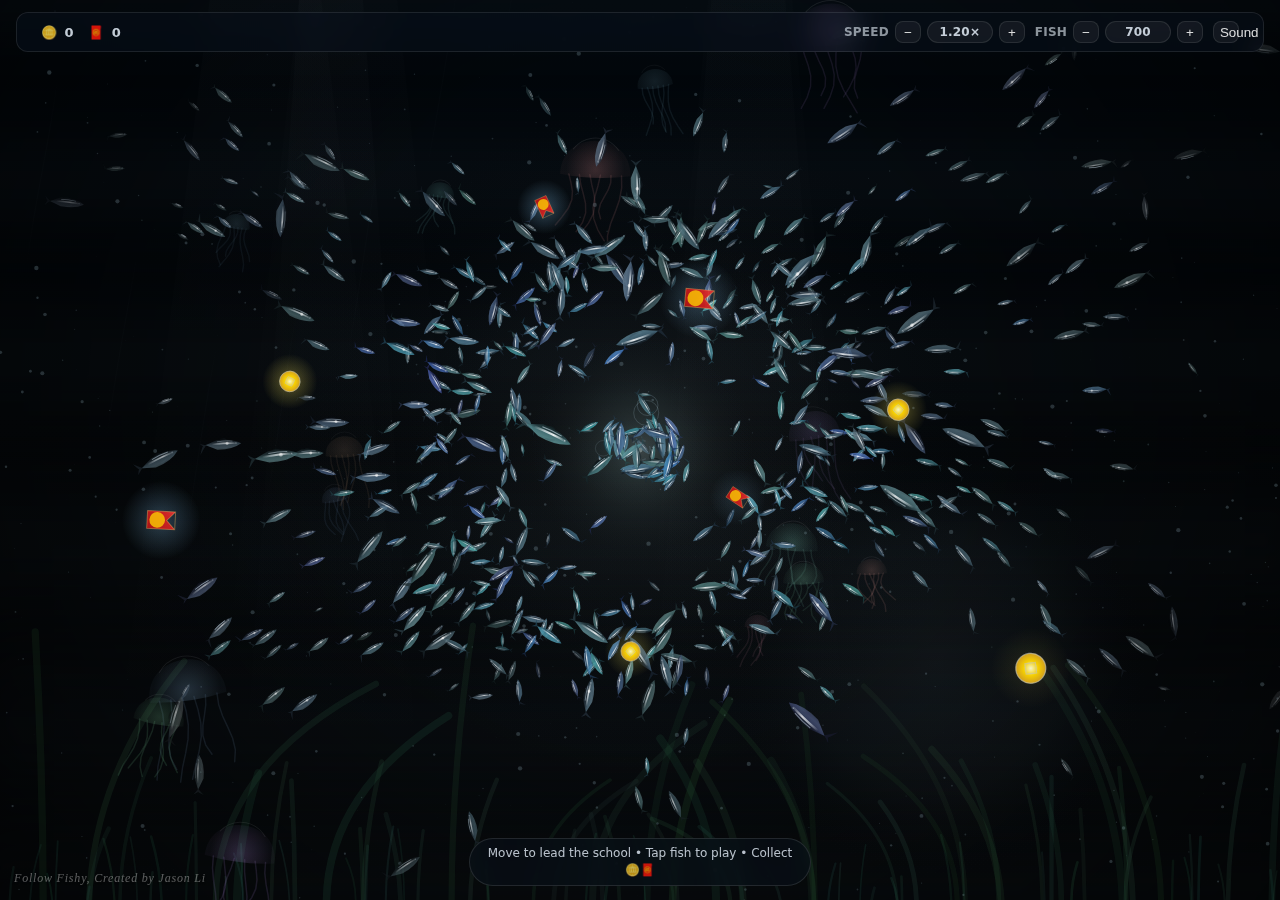
<file: index.html>
<!doctype html>
<html lang="en">

<head>
  <meta charset="utf-8" />
  <meta name="viewport" content="width=device-width,initial-scale=1" />
  <link rel="icon"
    href="[data-uri]">
  <title>Deep Ocean School — Enhanced</title>
  <!-- Cloudflare Web Analytics -->
  <script defer src='https://static.cloudflareinsights.com/beacon.min.js'
    data-cf-beacon='{"token": "a8096f2c92214ab9bed2e116de52a962"}'></script><!-- End Cloudflare Web Analytics -->

  <script>
    (function () {
      // --- Console Error Proxy (Radical Cleanup) ---
      const originalError = console.error;
      console.error = function (...args) {
        const msg = args.join(' ');
        if (
          msg.includes('cloudflareinsights.com') ||
          msg.includes('beacon.min.js') ||
          msg.includes('CORS') ||
          msg.includes('rum')
        ) {
          // 静默拦截这些具体报错到折叠日志中
          console.groupCollapsed("%c ⚡ 外部/统计报错已拦截 %c", "background: #777; color: #fff; padding: 2px 4px; border-radius: 4px;", "");
          console.log("拦截详情:", ...args);
          console.groupEnd();
          return;
        }
        originalError.apply(console, args);
      };

      // --- External Error Interceptor (Head Version) ---
      const handleExternalError = (e) => {
        const file = e.filename || (e.reason && e.reason.stack) || '';
        const msg = (e.message || e.reason || '').toString();

        if (
          file.includes('site-blocker') ||
          file.includes('extension') ||
          file.includes('cloudflareinsights.com') ||
          file.includes('beacon.min.js') ||
          msg.includes('CORS')
        ) {
          if (e.preventDefault) e.preventDefault();
          return true;
        }
      };
      window.addEventListener('error', handleExternalError, true);
      window.addEventListener('unhandledrejection', handleExternalError, true);
    })();
  </script>
  <style>
    html,
    body {
      margin: 0;
      height: 100%;
      overflow: hidden;
      background: #040a12;
      cursor: default;
      user-select: none;
      touch-action: none;
      /* Prevents scroll, pinch-zoom, and other browser gestures */
    }

    canvas {
      display: block
    }

    .hud {
      position: fixed;
      top: 12px;
      right: 16px;
      left: 16px;
      display: flex;
      justify-content: center;
      gap: 10px;
      align-items: center;
      padding: 8px 20px;
      border-radius: 12px;
      background: rgba(8, 18, 30, 0.45);
      border: 1px solid rgba(255, 255, 255, 0.10);
      backdrop-filter: blur(12px);
      -webkit-backdrop-filter: blur(12px);
      color: rgba(235, 245, 255, 0.88);
      font: 11px/1 system-ui, -apple-system, Segoe UI, Roboto, Arial, sans-serif;
      letter-spacing: .2px;
      opacity: .95;
      z-index: 10;
      flex-wrap: nowrap;
    }

    @media (min-width: 600px) {
      .hud {
        top: 12px;
        left: 16px;
        right: 16px;
        font-size: 12px;
        gap: 12px;
        padding: 8px 24px;
      }
    }

    .hud .stats {
      display: flex;
      gap: 10px;
      align-items: center;
      margin-right: auto;
    }

    .hud .stat-item {
      display: flex;
      align-items: center;
      gap: 3px;
      font-size: 13px;
      white-space: nowrap;
    }

    .hud .stats-count {
      font-weight: 800;
      font-size: 13px;
      min-width: 18px;
      text-align: center;
      transition: transform 0.15s ease;
    }

    .hud .stats-count.bounce {
      animation: statBounce 0.35s ease;
    }

    @keyframes statBounce {
      0% {
        transform: scale(1);
      }

      30% {
        transform: scale(1.55);
        color: #fff;
      }

      60% {
        transform: scale(0.9);
      }

      100% {
        transform: scale(1);
      }
    }

    .hud .controls-right {
      display: flex;
      gap: 10px;
      align-items: center;
      margin-left: auto;
    }

    /* Mobile specific tight packing */
    @media (max-width: 599px) {
      .hud {
        padding: 4px 6px;
        gap: 3px;
        top: 4px;
        left: 4px;
        right: 4px;
        font-size: 9px;
        border-radius: 8px;
      }

      .hud .grp {
        gap: 2px;
      }

      .hud .stats {
        gap: 4px;
        margin-right: 4px;
      }

      .hud .stat-item {
        font-size: 9px;
        gap: 1px;
      }

      .hud .stats-count {
        font-size: 9px;
        min-width: 10px;
      }

      .hud .controls-right {
        gap: 4px;
      }

      .hud .pill {
        min-width: 32px;
        padding: 2px 4px;
        font-size: 9px;
      }

      .hud button {
        width: 18px;
        height: 16px;
        font-size: 9px;
        border-radius: 4px;
      }

      .hud .grp>span {
        font-size: 8px !important;
        letter-spacing: -0.2px;
      }

      #snd {
        padding: 2px 4px;
        font-size: 8px;
        min-width: 38px;
      }
    }

    @media (max-width: 400px) {
      .hud {
        padding: 3px 4px;
        gap: 2px;
        font-size: 8px;
        top: 2px;
        left: 2px;
        right: 2px;
      }

      .hud .stats {
        gap: 2px;
        margin-right: 2px;
      }

      .hud .stat-item {
        font-size: 8px;
      }

      .hud .pill {
        min-width: 28px;
        padding: 1px 3px;
      }

      .hud button {
        width: 16px;
        height: 14px;
      }

      /* Hide "SPEED" and "FISH" labels on extremely small screens to save space */
      .hud .grp>span {
        display: none;
      }
    }


    .hud .grp {
      display: flex;
      gap: 6px;
      align-items: center
    }

    .hud button {
      width: 26px;
      height: 22px;
      border-radius: 8px;
      border: 1px solid rgba(255, 255, 255, 0.10);
      background: rgba(255, 255, 255, 0.06);
      color: rgba(255, 255, 255, 0.90);
      cursor: pointer;
    }

    .hud button:hover {
      background: rgba(255, 255, 255, 0.10)
    }

    .hud .pill {
      padding: 4px 8px;
      border-radius: 999px;
      border: 1px solid rgba(255, 255, 255, 0.10);
      background: rgba(255, 255, 255, 0.06);
      min-width: 48px;
      text-align: center;
      font-weight: 700;
    }

    .hint {
      position: fixed;
      left: 50%;
      bottom: 34px;
      /* Increased to avoid watermark on mobile */
      width: 80%;
      max-width: 320px;
      text-align: center;
      transform: translateX(-50%);
      padding: 10px 14px;
      border-radius: 18px;
      background: rgba(8, 18, 30, 0.45);
      border: 1px solid rgba(255, 255, 255, 0.12);
      backdrop-filter: blur(12px);
      -webkit-backdrop-filter: blur(12px);
      color: rgba(235, 245, 255, 0.85);
      /* Slightly clearer */
      font: 11px/1.4 system-ui, -apple-system, Segoe UI, Roboto, Arial, sans-serif;
      opacity: .92;
      pointer-events: none;
      transition: opacity .8s ease;
      z-index: 10;
    }


    @media (min-width: 600px) {
      .hint {
        bottom: 14px;
        width: auto;
        font-size: 12px;
        padding: 6px 10px;
        border-radius: 999px;
      }
    }


    .hint.off {
      opacity: 0
    }

    .watermark {
      position: fixed;
      left: 50%;
      bottom: 10px;
      transform: translateX(-50%);
      color: rgba(255, 255, 255, 0.45);
      /* Increased clarity */
      font: italic 11px serif;
      pointer-events: auto;
      z-index: 10001;
      cursor: pointer;
      letter-spacing: 0.8px;
      white-space: nowrap;
      text-shadow: 0 1px 2px rgba(0, 0, 0, 0.3);
    }

    @media (min-width: 600px) {
      .watermark {
        left: 14px;
        bottom: 14px;
        transform: none;
        font-size: 12px;
        color: rgba(255, 255, 255, 0.35);
      }
    }

    .error-toast {
      background: rgba(0, 0, 0, 0.85);
      color: #fff;
      padding: 12px 20px;
      border-radius: 8px;
      font-size: 14px;
      position: fixed;
      bottom: 80px;
      left: 50%;
      transform: translateX(-50%);
      z-index: 10000;
      border: 1px solid #f39c12;
      box-shadow: 0 4px 15px rgba(0, 0, 0, 0.3);
      display: none;
      animation: toastIn 0.5s cubic-bezier(0.175, 0.885, 0.32, 1.275);
    }

    #debugPanel {
      position: fixed;
      top: 100px;
      left: 20px;
      background: rgba(0, 0, 0, 0.8);
      color: #0af;
      padding: 15px;
      border-radius: 10px;
      font-family: monospace;
      z-index: 10001;
      display: none;
      border: 1px solid #0af;
      box-shadow: 0 5px 15px rgba(0, 0, 0, 0.5);
    }

    #debugPanel button {
      background: #0af;
      color: #fff;
      border: none;
      padding: 5px 10px;
      margin: 5px;
      border-radius: 4px;
      cursor: pointer;
      font-weight: bold;
    }

    #debugPanel button:active {
      transform: scale(0.95);
      opacity: 0.8;
    }

    @keyframes toastIn {
      from {
        bottom: -50px;
        opacity: 0;
      }

      to {
        bottom: 80px;
        opacity: 1;
      }
    }

    @keyframes slideDown {
      from {
        transform: translate(-50%, -20px);
        opacity: 0;
      }

      to {
        transform: translate(-50%, 0);
        opacity: 1;
      }
    }
  </style>
</head>

<body>

  <canvas id="c"></canvas>

  <div class="hud">
    <div class="stats" id="collectStats">
      <span class="stat-item" id="starStatItem">🪙<span class="stats-count" id="starCount">0</span></span>
      <span class="stat-item" id="gemStatItem">🧧<span class="stats-count" id="gemCount">0</span></span>
    </div>
    <div class="controls-right">
      <div class="grp">
        <span style="opacity:.7;font-weight:800;">SPEED</span>
        <button id="spdMinus" title="Speed down">−</button>
        <div class="pill" id="spdVal">0.60×</div>
        <button id="spdPlus" title="Speed up">+</button>
      </div>
      <div class="grp">
        <span style="opacity:.7;font-weight:800;">FISH</span>
        <button id="cntMinus" title="Fewer fish">−</button>
        <div class="pill" id="cntVal">800</div>
        <button id="cntPlus" title="More fish">+</button>
      </div>
      <button id="snd" title="Toggle sound (default off)">Sound</button>
    </div>
  </div>


  <div class="hint" id="hint">Move to lead the school • Tap fish to play • Collect 🪙🧧</div>
  <div class="watermark" id="watermark">Follow Fishy, Created by Jason Li</div>
  <div id="extError" class="error-toast">⚠️ 检测到 "Site Blocker" 插件报错，请忽略或禁用该插件</div>

  <div id="debugPanel">
    <div style="font-weight:bold;margin-bottom:10px;border-bottom:1px solid #0af;padding-bottom:5px;">TEST SUITE</div>
    <div>Collections: <span id="debugColl">0</span></div>
    <div>Target: <span id="debugTarget">30</span></div>
    <div style="margin-top:10px;">
      <button onclick="window.testKoi()">Spawn Koi Now</button>
      <button onclick="window.testVibrate()">Test Vibrate</button>
      <button onclick="window.resetCollections()">Reset Count</button>
    </div>
    <div style="font-size:10px;opacity:0.7;margin-top:10px;">* Click Watermark 3x to hide</div>
  </div>

  <script>
    (() => {

      // --- Block Body Scroll on Mobile ---
      window.addEventListener('touchmove', (e) => {
        if (e.cancelable) e.preventDefault();
      }, { passive: false });

      const canvas = document.getElementById('c');
      const ctx = canvas.getContext('2d', { alpha: false });

      // ---------- Utilities ----------
      const clamp = (v, a, b) => Math.max(a, Math.min(b, v));
      const clamp01 = v => clamp(v, 0, 1);
      const lerp = (a, b, t) => a + (b - a) * t;
      const rand = (a, b) => a + Math.random() * (b - a);
      const randInt = (a, b) => Math.floor(rand(a, b + 1));
      const easeOut = t => 1 - Math.pow(1 - t, 3);
      const easeInOut = t => t < 0.5 ? 4 * t * t * t : 1 - Math.pow(-2 * t + 2, 3) / 2;

      // Cheap deterministic noise
      function hash2(x, y) {
        const s = Math.sin(x * 127.1 + y * 311.7) * 43758.5453123;
        return s - Math.floor(s);
      }
      function smoothstep(t) { return t * t * (3 - 2 * t); }
      function valueNoise(x, y) {
        const xi = Math.floor(x), yi = Math.floor(y);
        const xf = x - xi, yf = y - yi;
        const a = hash2(xi, yi), b = hash2(xi + 1, yi);
        const c = hash2(xi, yi + 1), d = hash2(xi + 1, yi + 1);
        const u = smoothstep(xf), v = smoothstep(yf);
        return lerp(lerp(a, b, u), lerp(c, d, u), v);
      }
      function fbm(x, y) {
        let f = 0, amp = 0.5, freq = 1;
        for (let i = 0; i < 4; i++) {
          f += amp * valueNoise(x * freq, y * freq);
          amp *= 0.5; freq *= 2;
        }
        return f;
      }

      let W = window.innerWidth, H = window.innerHeight, DPR = 1, VIEW_SCALE = 1, WORLD_SCALE = 1;
      const world = {
        time: 0,
        dayCycle: 0, // 0: night, 0.5: day, 1: night
        daySpeed: 0.0001,
        lighting: 1.0,
        autonomousMode: 0, // 0 = following mouse, 1 = autonomous schooling
        followingMegafauna: null
      };


      const seagrass = [];
      // 三种水草类型：高大海藻、中等标准、矮小细草
      const SEAGRASS_TYPES = [
        { name: 'kelp', lenMin: 140, lenMax: 280, widthMin: 5, widthMax: 8, hueRange: [125, 155], satMin: 28, satMax: 45, litMin: 22, litMax: 35, weight: 25 },
        { name: 'standard', lenMin: 70, lenMax: 160, widthMin: 3, widthMax: 5, hueRange: [135, 165], satMin: 22, satMax: 40, litMin: 24, litMax: 36, weight: 40 },
        { name: 'grass', lenMin: 25, lenMax: 80, widthMin: 1.5, widthMax: 3, hueRange: [145, 175], satMin: 30, satMax: 50, litMin: 26, litMax: 38, weight: 35 }
      ];

      function pickSeagrassType() {
        const total = SEAGRASS_TYPES.reduce((s, t) => s + t.weight, 0);
        let r = Math.random() * total;
        for (const t of SEAGRASS_TYPES) { r -= t.weight; if (r <= 0) return t; }
        return SEAGRASS_TYPES[1];
      }

      function initSeagrass() {
        seagrass.length = 0;
        // 适中的密度
        const count = Math.floor(W / 14);
        for (let i = 0; i < count; i++) {
          const type = pickSeagrassType();
          const hue = rand(type.hueRange[0], type.hueRange[1]);
          const sat = rand(type.satMin, type.satMax);
          const lit = rand(type.litMin, type.litMax);
          seagrass.push({
            x: rand(0, W),
            y: H + rand(0, 15),
            len: rand(type.lenMin, type.lenMax),
            width: rand(type.widthMin, type.widthMax),
            angle: 0,
            tipX: 0, tipY: 0,
            vx: 0,
            phase: rand(0, Math.PI * 2),
            swaySpeed: rand(0.0006, 0.0015),
            swayAmp: rand(0.08, 0.22),
            color: `hsla(${hue}, ${sat}%, ${lit}%, 1)`,
            typeName: type.name
          });
        }
      }

      function updateSeagrass(dt, t) {
        for (const g of seagrass) {
          // Natural sway - each blade has its own rhythm
          const sway = Math.sin(t * g.swaySpeed + g.phase) * g.swayAmp;
          // Return to center force
          g.vx += (-g.angle + sway) * 0.002 * dt;
          g.vx *= Math.pow(0.92, dt / 16);
          g.angle += g.vx;
          g.tipX = g.x + Math.sin(g.angle) * g.len;
          g.tipY = g.y - Math.cos(g.angle) * g.len;
        }
      }

      function drawSeagrass() {
        ctx.save();
        ctx.globalAlpha = world.lighting * 0.8;
        ctx.lineCap = 'round';
        for (const g of seagrass) {
          ctx.strokeStyle = g.color;
          ctx.lineWidth = g.width;
          ctx.beginPath();
          ctx.moveTo(g.x, g.y);
          ctx.quadraticCurveTo(g.x, g.y - g.len * 0.5, g.tipX, g.tipY);
          ctx.stroke();
        }
        ctx.restore();
      }




      function resize() {
        DPR = Math.max(1, Math.min(2, window.devicePixelRatio || 1));
        const screenW = innerWidth, screenH = innerHeight;

        // 响应式世界缩放 - 以1920为参考宽度
        // 桌面（>=1200px）: 1.0, 平板(~768px): ~1.25, 手机(~390px): ~1.6
        const REF_WIDTH = 1920;
        if (screenW < 1200) {
          WORLD_SCALE = clamp(REF_WIDTH / Math.max(screenW, screenH) * 0.65, 1.0, 2.0);
        } else {
          WORLD_SCALE = 1.0;
        }

        // 逻辑世界尺寸 = 屏幕尺寸 × 缩放因子
        W = Math.floor(screenW * WORLD_SCALE);
        H = Math.floor(screenH * WORLD_SCALE);

        // Dynamic view scale (legacy, now handled by WORLD_SCALE)
        VIEW_SCALE = 1.0;

        canvas.width = Math.floor(screenW * DPR);
        canvas.height = Math.floor(screenH * DPR);
        canvas.style.width = screenW + 'px';
        canvas.style.height = screenH + 'px';
        // DPR handles sharpness, WORLD_SCALE shrinks content
        ctx.setTransform(DPR / WORLD_SCALE, 0, 0, DPR / WORLD_SCALE, 0, 0);

        // Safe re-initialization of pointer if it's the first time
        if (pointer && (isNaN(pointer.x) || pointer.x === 0)) {
          pointer.x = W * 0.5;
          pointer.y = H * 0.5;
          pointOfInterest.x = pointer.x;
          pointOfInterest.y = pointer.y;
        }

        // Fixed fish count (user adjustable via HUD)
        targetFishCount = 700;
        updateHud();

        initSpatial();
        initJellyfish();
      }


      addEventListener('resize', resize, { passive: true });

      // ---------- Pointer ----------
      const pointer = { x: window.innerWidth * 0.5, y: window.innerHeight * 0.5, vx: 0, vy: 0, lastT: performance.now(), idle: 0 };
      const pointOfInterest = { x: window.innerWidth * 0.5, y: window.innerHeight * 0.5 };
      let lastPointerMove = performance.now();
      let lastClickT = 0;



      addEventListener('pointermove', (e) => {
        const now = performance.now();
        const dt = Math.max(1, now - pointer.lastT);
        const nx = e.clientX * WORLD_SCALE, ny = e.clientY * WORLD_SCALE;

        // Reset idle if mouse actually moved significantly (5.0px threshold to avoid sensor jitter)
        if (Math.hypot(nx - pointer.x, ny - pointer.y) > 5.0) {
          pointer.idle = 0;
          lastPointerMove = now;
        }

        // 触摸/鼠标经过即收集星星和宝石
        for (let i = collectibles.length - 1; i >= 0; i--) {
          const c = collectibles[i];
          if (c.collected) continue;
          if (Math.hypot(nx - c.x, ny - c.y) < 50) { collectItem(c); }
        }
        // 触摸/鼠标经过即激活小动物逃跑
        for (let i = critters.length - 1; i >= 0; i--) {
          const c = critters[i];
          if (c.scared) continue;
          if (Math.hypot(nx - c.x, ny - c.y) < 90 * c.scale) {
            c.scared = true;
            c.speed *= 5;
            if (soundOn && audio) audio.bubbleTick(0.8);
          }
        }

        pointer.vx = (nx - pointer.x) / dt;
        pointer.vy = (ny - pointer.y) / dt;
        pointer.x = nx; pointer.y = ny; pointer.lastT = now;
        hintTimeoutArm();
      }, { passive: true });


      // ---------- Pointer Click Interaction ----------
      let totalCollections = 0;
      const collectibles = [];
      const fishFryGroups = [];
      const collectionNotifications = [];

      addEventListener('pointerdown', (e) => {
        const now = performance.now();
        const cx = e.clientX * WORLD_SCALE, cy = e.clientY * WORLD_SCALE;

        // --- Double Click Detection for Flash Expansion ---
        if (now - lastClickT < 400) {
          spawnFirework(cx, cy);
          spawnCritter();
          triggerFlashExpansion(cx, cy);
          lastClickT = 0; // reset
          return;
        }
        lastClickT = now;



        pointer.idle = 0;
        lastPointerMove = now;

        // Hit-test collectibles first (top interactive layer)
        for (let i = collectibles.length - 1; i >= 0; i--) {
          const c = collectibles[i];
          if (c.collected) continue;
          if (Math.hypot(cx - c.x, cy - c.y) < 36) { collectItem(c); return; }
        }
        // Hit-test critters (interactive layer at the bottom)
        for (let i = critters.length - 1; i >= 0; i--) {
          const c = critters[i];
          if (c.scared) continue;
          if (Math.hypot(cx - c.x, cy - c.y) < 80 * c.scale) {
            c.scared = true;
            c.speed *= 5; // Rapid flee
            if (soundOn && audio) audio.bubbleTick(0.8);
            return;
          }
        }

        // Hit-test fish
        let hitFish = null, hitDist = Infinity;
        for (const f of fish) {
          const d = Math.hypot(cx - f.x, cy - f.y);
          const hr = f.size * (f.depthScale || 1) * 3.2;
          if (d < hr && d < hitDist) { hitDist = d; hitFish = f; }
        }
        if (hitFish && !hitFish.response) triggerFishResponse(hitFish, cx, cy);
        else triggerLocalScatter(cx, cy);

        // Click sound for every interaction
        if (soundOn && audio) audio.bubbleTick(0.25);
      });

      // ---------- Fish Response System (Direction A) ----------
      const FISH_RESPONSES = ['burst', 'spin', 'shimmer', 'bubbles', 'colorflash'];

      function triggerFishResponse(f, clickX, clickY) {
        const type = FISH_RESPONSES[Math.floor(Math.random() * FISH_RESPONSES.length)];
        const durations = { burst: 620, spin: 540, shimmer: 370, bubbles: 430, colorflash: 480 };
        f.response = { type, startTime: performance.now(), duration: durations[type] };
        if (type === 'burst') {
          const dx = f.x - clickX, dy = f.y - clickY, d = Math.hypot(dx, dy) || 1;
          f.vx += (dx / d) * 14; f.vy += (dy / d) * 14;
          f.heading = Math.atan2(f.vy, f.vx); // snap heading to kick direction
          spawnBubbleCluster(f.x, f.y);
        } else if (type === 'bubbles') {
          spawnBubbleCluster(f.x, f.y);
        }
        if (soundOn && audio) audio.bubbleTick(type === 'burst' ? 0.55 : type === 'bubbles' ? 0.3 : 0.18);
      }

      function triggerLocalScatter(clickX, clickY) {
        const sr = 135;
        for (const f of fish) {
          const dx = f.x - clickX, dy = f.y - clickY, d = Math.hypot(dx, dy);
          if (d < sr && d > 0.5) {
            const force = ((sr - d) / sr) * 5;
            f.vx += (dx / d) * force; f.vy += (dy / d) * force;
            f.heading = Math.atan2(f.vy, f.vx); // snap heading to kick direction
          }
        }
        spawnBubbleCluster(clickX, clickY);
      }


      function triggerFlashExpansion(cx, cy) {
        // Flash Expansion: Large-scale repulsion
        // V2: 直径进一步降低 (至原版的 13%) -> 0.6 * 0.13 = 0.08
        const sr = Math.min(W, H) * 0.08;
        for (const f of fish) {
          const dx = f.x - cx, dy = f.y - cy, d = Math.hypot(dx, dy);
          if (d < sr && d > 0.5) {
            const p = (sr - d) / sr;
            const force = p * 18;
            // Overdrive max speed and suppress attraction temporarily
            f.expansionBoost = 4.5; // Aggressive boost
            f.suppressAttraction = 2000 + Math.random() * 800; // 2s - 2.8s suppression
            // Immediate heading update for visual snap
            f.heading = Math.atan2(f.vy, f.vx);
            f.response = { type: 'shimmer', startTime: performance.now(), duration: 2000 };
          }
        }



        // --- Visual Shockwave ---
        events.flashTimer = 800; // Screen flash
        events.active.push({
          type: EVENT_TYPES.PRESSURE_WAVE,
          x: cx, y: cy,
          dx: 0, dy: 0,
          speed: 0,
          radius: Math.max(W, H) * 0.2, // 视觉范围也同步缩小
          strength: 40.0, // Massive scatter force
          life: 0, maxLife: 1500,
          riseTime: 30, fadeTime: 1400,
          compressionPhase: 0,
          intensity: 1.0,
          shockColor: '255, 215, 0' // Default to Gold
        });

        spawnBubbleCluster(cx, cy);

        if (soundOn && audio) {
          // Low frequency "thump" via bubbleTick with lower pitch/tone if possible
          audio.bubbleTick(0.9);
          audio.splashTick(1.0);
        }
      }
      // ---------- HUD ----------
      const isMobile = /Android|webOS|iPhone|iPad|iPod|BlackBerry|IEMobile|Opera Mini/i.test(navigator.userAgent);
      let SPEED = isMobile ? 0.7 : 1.2;
      let targetFishCount = isMobile ? 500 : 700;

      // Collection stats
      let collectedStars = 0;
      let collectedGems = 0;
      const starCountEl = document.getElementById('starCount');
      const gemCountEl = document.getElementById('gemCount');
      const starStatItemEl = document.getElementById('starStatItem');
      const gemStatItemEl = document.getElementById('gemStatItem');

      const spdVal = document.getElementById('spdVal');
      const cntVal = document.getElementById('cntVal');

      function updateHud() {
        spdVal.textContent = SPEED.toFixed(2) + '×';
        cntVal.textContent = String(targetFishCount);
      }

      function triggerKoiEvent() {
        const side = Math.random() < 0.5 ? -1 : 1;
        const x = side < 0 ? -40 : W + 40;
        const y = rand(H * 0.2, H * 0.8);
        const k = createKoi(x, y);
        k.direction = -side;
        k.vx = k.direction * 0.8; // Leisurely entry speed
        k.vy = rand(-0.2, 0.2);
        k.isTriggeredKoi = true;
        k.remainingLife = 5000; // 5 seconds
        fish.push(k);
        console.log("%c 🎏 Triggered Koi Appears!", "color: #d35400; font-weight: bold;");
      }

      function bumpStatCount(type) {
        if (type === 'star') {
          collectedStars++;
          starCountEl.textContent = String(collectedStars);
          starCountEl.classList.remove('bounce');
          void starCountEl.offsetWidth; // force reflow
          starCountEl.classList.add('bounce');
        } else {
          collectedGems++;
          gemCountEl.textContent = String(collectedGems);
          gemCountEl.classList.remove('bounce');
          void gemCountEl.offsetWidth;
          gemCountEl.classList.add('bounce');
        }

        // Trigger Koi every 30 collections
        if ((collectedStars + collectedGems) % 30 === 0 && (collectedStars + collectedGems) > 0) {
          triggerKoiEvent();
        }
      }

      updateHud();

      document.getElementById('spdMinus').onclick = () => { SPEED = clamp(SPEED / 1.12, 0.25, 4.0); updateHud(); };
      document.getElementById('spdPlus').onclick = () => { SPEED = clamp(SPEED * 1.12, 0.25, 4.0); updateHud(); };
      document.getElementById('cntMinus').onclick = () => { targetFishCount = clamp(targetFishCount - 150, 200, 2000); updateHud(); };
      document.getElementById('cntPlus').onclick = () => { targetFishCount = clamp(targetFishCount + 150, 200, 2000); updateHud(); };

      // ---------- Hint auto-hide (20秒后永久隐藏) ----------
      const hint = document.getElementById('hint');
      let hintTimer = null;
      let hintPermanentlyHidden = false;
      function hintTimeoutArm() {
        if (hintPermanentlyHidden) return;
        hint.classList.remove('off');
        if (hintTimer) clearTimeout(hintTimer);
        hintTimer = setTimeout(() => hint.classList.add('off'), 4500);
      }
      hintTimeoutArm();
      // 20秒后永久隐藏提示文字
      setTimeout(() => {
        hintPermanentlyHidden = true;
        hint.classList.add('off');
        setTimeout(() => hint.style.display = 'none', 1000); // 等淡出动画完成后彻底移除
      }, 20000);

      // ============================================================
      // MIGRATION SYSTEM - Natural schooling behavior
      // ============================================================
      const migration = {
        // Global migration direction (slowly drifting)
        angle: Math.random() * Math.PI * 2,
        targetAngle: Math.random() * Math.PI * 2,
        strength: 0.15,

        // Breathing/pulsing of the school
        breathPhase: 0,
        breathSpeed: 0.0008,

        // Wave propagation origin (init with real window center to avoid NaN)
        waveOrigin: { x: window.innerWidth * 0.5, y: window.innerHeight * 0.5 },
        waveTime: 0,

        // Speed modulation
        speedPhase: 0,
        speedMod: 1.0,

        // School center tracking (init with real window center to avoid NaN)
        centerX: window.innerWidth * 0.5,
        centerY: window.innerHeight * 0.5,

        // Flash effect when turning
        flashIntensity: 0,
        lastAngle: 0
      };

      // Sub-schools system
      const subSchools = [];
      const NUM_SUB_SCHOOLS = 4;

      function initSubSchools() {
        subSchools.length = 0;
        for (let i = 0; i < NUM_SUB_SCHOOLS; i++) {
          subSchools.push({
            x: W * (0.25 + Math.random() * 0.5),
            y: H * (0.25 + Math.random() * 0.5),
            vx: rand(-0.3, 0.3),
            vy: rand(-0.3, 0.3),
            radius: rand(150, 300),
            strength: rand(0.3, 0.6),
            phase: rand(0, Math.PI * 2)
          });
        }
      }

      function updateMigration(dt, t) {
        // Slowly drift migration direction
        if (Math.random() < 0.001) {
          migration.targetAngle = Math.random() * Math.PI * 2;
        }

        // Smooth angle transition
        let angleDiff = migration.targetAngle - migration.angle;
        while (angleDiff > Math.PI) angleDiff -= Math.PI * 2;
        while (angleDiff < -Math.PI) angleDiff += Math.PI * 2;
        migration.angle += angleDiff * 0.002 * dt * 0.06;

        // Detect turning for flash effect
        const angleChange = Math.abs(angleDiff);
        if (angleChange > 0.3) {
          migration.flashIntensity = Math.min(1, migration.flashIntensity + dt * 0.002);
        } else {
          migration.flashIntensity *= 0.98;
        }

        // Breathing phase
        migration.breathPhase += migration.breathSpeed * dt;

        // Speed modulation - organic rhythm
        migration.speedPhase += dt * 0.0003;
        migration.speedMod = 0.7 + 0.3 * Math.sin(migration.speedPhase) +
          0.15 * Math.sin(migration.speedPhase * 2.3) +
          0.1 * Math.sin(migration.speedPhase * 0.7);

        // Wave propagation
        migration.waveTime += dt * 0.002;

        // Calculate school center
        if (fish.length > 0) {
          let cx = 0, cy = 0;
          for (const f of fish) {
            cx += f.x;
            cy += f.y;
          }

          const targetCX = cx / fish.length;
          if (!isNaN(targetCX)) migration.centerX = lerp(migration.centerX, targetCX, 0.02);


          const targetCY = cy / fish.length;
          if (!isNaN(targetCY)) migration.centerY = lerp(migration.centerY, targetCY, 0.02);

          migration.waveOrigin.x = migration.centerX;
          migration.waveOrigin.y = migration.centerY;
        }

        // Update sub-schools
        for (const sub of subSchools) {
          sub.phase += dt * 0.001;

          // Gentle wandering
          sub.vx += (Math.random() - 0.5) * 0.02;
          sub.vy += (Math.random() - 0.5) * 0.02;
          sub.vx *= 0.99;
          sub.vy *= 0.99;

          // Follow global migration
          sub.vx += Math.cos(migration.angle) * 0.01;
          sub.vy += Math.sin(migration.angle) * 0.01;

          sub.x += sub.vx * dt * 0.05;
          sub.y += sub.vy * dt * 0.05;

          // Keep on screen
          if (sub.x < W * 0.1) sub.vx += 0.05;
          if (sub.x > W * 0.9) sub.vx -= 0.05;
          if (sub.y < H * 0.1) sub.vy += 0.05;
          if (sub.y > H * 0.9) sub.vy -= 0.05;

          // Breathing radius
          sub.radius = (180 + 80 * Math.sin(sub.phase)) * (0.8 + 0.4 * Math.sin(migration.breathPhase + sub.phase));
        }
      }

      function getMigrationForce(f, t) {
        let fx = 0, fy = 0;

        // Global migration direction - reduced to not compete with mouse
        fx += Math.cos(migration.angle) * migration.strength * 0.3;
        fy += Math.sin(migration.angle) * migration.strength * 0.3;

        // Wave propagation effect - subtle
        const distFromOrigin = Math.hypot(f.x - migration.waveOrigin.x, f.y - migration.waveOrigin.y);
        const wavePhase = distFromOrigin * 0.008 - migration.waveTime;
        const waveEffect = Math.sin(wavePhase) * 0.06;
        fx += Math.cos(migration.angle + Math.PI * 0.5) * waveEffect;
        fy += Math.sin(migration.angle + Math.PI * 0.5) * waveEffect;

        // Breathing - very subtle
        const breathEffect = Math.sin(migration.breathPhase) * 0.04;
        const toCenterX = migration.centerX - f.x;
        const toCenterY = migration.centerY - f.y;
        const distToCenter = Math.hypot(toCenterX, toCenterY) + 1;
        fx -= (toCenterX / distToCenter) * breathEffect;
        fy -= (toCenterY / distToCenter) * breathEffect;

        // Sub-school attraction - very weak, just for visual interest
        let nearestSub = null;
        let nearestDist = Infinity;
        for (const sub of subSchools) {
          const d = Math.hypot(f.x - sub.x, f.y - sub.y);
          if (d < sub.radius && d < nearestDist) {
            nearestDist = d;
            nearestSub = sub;
          }
        }
        if (nearestSub) {
          const pull = (1 - nearestDist / nearestSub.radius) * nearestSub.strength * 0.1;
          fx += (nearestSub.x - f.x) / (nearestDist + 1) * pull;
          fy += (nearestSub.y - f.y) / (nearestDist + 1) * pull;
        }

        // Edge fish - minimal independence
        const edgeFactor = Math.min(1, distToCenter / 250);
        const independence = edgeFactor * 0.05;
        fx += (Math.random() - 0.5) * independence;
        fy += (Math.random() - 0.5) * independence;

        return { fx, fy, speedMod: migration.speedMod };
      }

      // ============================================================
      // DEPTH LAYERS - Foreground and background fish groups
      // ============================================================
      function assignDepthLayer(f) {
        // 15% foreground (closer, larger, more vivid)
        // 70% midground (normal)
        // 15% background (farther, smaller, more faded)
        const r = Math.random();
        if (r < 0.15) {
          f.depthLayer = 'foreground';
          f.depthScale = rand(1.15, 1.35);
          f.depthAlpha = rand(1.0, 1.0);
        } else if (r < 0.85) {
          f.depthLayer = 'midground';
          f.depthScale = rand(0.9, 1.1);
          f.depthAlpha = rand(0.85, 1.0);
        } else {
          f.depthLayer = 'background';
          f.depthScale = rand(0.6, 0.8);
          f.depthAlpha = rand(0.4, 0.65);
        }
      }

      // ============================================================
      // MEGAFAUNA SYSTEM (Distant Large Marine Life)
      // Whales, Dolphins, Sea Turtles, Manta Rays passing in background
      // ============================================================
      const megafauna = [];
      let megafaunaTimer = 5000; // Exactly 5 seconds before first appearance

      const MEGAFAUNA_TYPES = {
        WHALE: 'whale',
        DOLPHIN: 'dolphin',
        TURTLE: 'turtle',
        MANTA: 'manta',
        WHALE_GIANT: 'whaleGiant'
      };

      function createMegafauna() {
        // 15% chance for a MASSIVE creature (half-screen size)
        const isMassive = Math.random() < 0.15;

        // Speed multiplied by 5x from original values
        const types = isMassive ? [
          // MASSIVE versions - speed x5 (original was 0.06-0.12, now 0.30-0.60)
          { type: MEGAFAUNA_TYPES.WHALE_GIANT, weight: 50, size: [1500, 2500], speed: [0.30, 0.60] },
          { type: MEGAFAUNA_TYPES.MANTA, weight: 30, size: [1200, 1800], speed: [0.40, 0.75] },
          { type: MEGAFAUNA_TYPES.WHALE, weight: 20, size: [1200, 1800], speed: [0.40, 0.70] }
        ] : [
          // Regular large versions - speed x5
          { type: MEGAFAUNA_TYPES.WHALE, weight: 25, size: [600, 1200], speed: [0.60, 1.10] },
          { type: MEGAFAUNA_TYPES.DOLPHIN, weight: 35, size: [280, 550], speed: [1.25, 2.10] },
          { type: MEGAFAUNA_TYPES.TURTLE, weight: 20, size: [220, 450], speed: [0.50, 0.90] },
          { type: MEGAFAUNA_TYPES.MANTA, weight: 20, size: [450, 900], speed: [0.70, 1.30] }
        ];

        // Weighted random selection
        const total = types.reduce((s, t) => s + t.weight, 0);
        let r = Math.random() * total;
        let selected = types[0];
        for (const t of types) {
          r -= t.weight;
          if (r <= 0) { selected = t; break; }
        }

        // Spawn from edge, move across screen
        const side = Math.random() < 0.5 ? -1 : 1;
        const startX = side < 0 ? -selected.size[1] : W + selected.size[1];
        const endX = side < 0 ? W + selected.size[1] : -selected.size[1];
        const y = rand(H * 0.15, H * 0.80);

        // Adjust speed for narrow screens to avoid "flash-by"
        const speedScale = W < H ? 0.75 : 1.0;
        const speed = rand(selected.speed[0], selected.speed[1]) * speedScale;

        // Slight vertical movement - more vertical on portrait
        const yDrift = rand(-0.3, 0.3) * (W < H ? 1.5 : 1.0);
        return {
          type: selected.type,
          x: startX,
          y: y,
          targetX: endX,
          size: rand(selected.size[0], selected.size[1]),
          speed: speed,
          direction: -side,
          yDrift: yDrift,
          phase: rand(0, Math.PI * 2),
          alpha: isMassive ? rand(0.08, 0.15) : rand(0.12, 0.22),
          depth: rand(0.3, 0.5),
          isMassive: isMassive,
          attractRadius: isMassive ? rand(500, 800) : rand(350, 550),
          attractStrength: isMassive ? rand(0.25, 0.45) : rand(0.18, 0.35)
        };
      }


      function updateMegafauna(dt) {
        // Spawn timer - frequent spawning
        megafaunaTimer -= dt;
        if (megafaunaTimer <= 0 && megafauna.length < 5) {
          megafauna.push(createMegafauna());
          megafaunaTimer = rand(3000, 8000); // Spawn every 3-8 seconds
        }

        // Update positions
        for (let i = megafauna.length - 1; i >= 0; i--) {
          const m = megafauna[i];
          m.x += m.direction * m.speed * dt * 0.06;
          m.y += m.yDrift * dt * 0.02;
          m.phase += dt * 0.003;

          // Remove when off screen
          const offScreen = m.direction > 0 ? m.x > W + m.size * 2 : m.x < -m.size * 2;
          if (offScreen) {
            megafauna.splice(i, 1);
          }
        }
      }

      function getMegafaunaForce(f) {
        let fx = 0, fy = 0;

        for (const m of megafauna) {
          const dx = m.x - f.x;
          const dy = m.y - f.y;
          const dist = Math.hypot(dx, dy);

          if (dist < m.attractRadius && dist > 30) {
            // Gentle attraction/curiosity toward the megafauna
            const falloff = 1 - (dist / m.attractRadius);
            const strength = falloff * m.attractStrength * 0.5;
            fx += (dx / dist) * strength;
            fy += (dy / dist) * strength;
          }
        }

        return { fx, fy };
      }

      function drawMegafauna(t) {
        ctx.save();

        for (const m of megafauna) {
          ctx.globalAlpha = m.alpha;

          const x = m.x;
          const y = m.y + Math.sin(m.phase) * 8; // Gentle bobbing
          const s = m.size;
          const dir = m.direction;

          ctx.save();
          ctx.translate(x, y);
          ctx.scale(dir, 1); // Flip based on direction

          // Deep blue-gray silhouette color
          const baseColor = `rgba(40, 60, 80, 1)`;
          ctx.fillStyle = baseColor;
          ctx.strokeStyle = 'rgba(60, 85, 110, 0.5)';
          ctx.lineWidth = 2;

          switch (m.type) {
            case MEGAFAUNA_TYPES.WHALE:
            case MEGAFAUNA_TYPES.WHALE_GIANT:
              drawWhale(ctx, s, t, m.phase, m.type === MEGAFAUNA_TYPES.WHALE_GIANT);
              break;
            case MEGAFAUNA_TYPES.DOLPHIN:
              drawDolphin(ctx, s, t, m.phase);
              break;
            case MEGAFAUNA_TYPES.TURTLE:
              drawTurtle(ctx, s, t, m.phase);
              break;
            case MEGAFAUNA_TYPES.MANTA:
              drawManta(ctx, s, t, m.phase);
              break;
          }

          ctx.restore();
        }

        ctx.restore();
      }

      function drawWhale(ctx, s, t, phase, isGiant = false) {
        const bodyWave = Math.sin(phase * 0.5) * 0.03;

        ctx.beginPath();
        // Main body - slightly more detailed for giant
        ctx.moveTo(s * 0.5, 0); // Nose
        ctx.quadraticCurveTo(s * 0.4, -s * 0.18, s * 0.1, -s * 0.22);
        ctx.quadraticCurveTo(-s * 0.2, -s * 0.25, -s * 0.4, -s * 0.15);
        // Tail section
        ctx.quadraticCurveTo(-s * 0.5, -s * 0.08, -s * 0.55, 0);
        // Tail flukes
        ctx.lineTo(-s * 0.7, -s * 0.15 + bodyWave * s);
        ctx.lineTo(-s * 0.6, 0);
        ctx.lineTo(-s * 0.7, s * 0.15 + bodyWave * s);
        ctx.lineTo(-s * 0.55, 0);
        // Bottom curve
        ctx.quadraticCurveTo(-s * 0.5, s * 0.08, -s * 0.4, s * 0.12);
        ctx.quadraticCurveTo(-s * 0.1, s * 0.2, s * 0.2, s * 0.15);
        ctx.quadraticCurveTo(s * 0.4, s * 0.1, s * 0.5, 0);
        ctx.closePath();
        ctx.fill();

        // Pectoral fin
        ctx.beginPath();
        ctx.moveTo(s * 0.1, s * 0.12);
        ctx.quadraticCurveTo(s * 0.05, s * 0.28, -s * 0.12, s * 0.22);
        ctx.quadraticCurveTo(-s * 0.02, s * 0.15, s * 0.08, s * 0.11);
        ctx.fill();

        // Giant whale has more details - belly grooves
        if (isGiant) {
          ctx.strokeStyle = 'rgba(30, 50, 70, 0.4)';
          ctx.lineWidth = s * 0.008;
          for (let i = 0; i < 8; i++) {
            const startX = s * 0.3 - i * s * 0.06;
            ctx.beginPath();
            ctx.moveTo(startX, s * 0.08);
            ctx.quadraticCurveTo(startX - s * 0.05, s * 0.14, startX - s * 0.1, s * 0.10);
            ctx.stroke();
          }

          // Dorsal hump
          ctx.fillStyle = 'rgba(35, 55, 75, 1)';
          ctx.beginPath();
          ctx.moveTo(-s * 0.35, -s * 0.14);
          ctx.quadraticCurveTo(-s * 0.38, -s * 0.19, -s * 0.42, -s * 0.14);
          ctx.closePath();
          ctx.fill();
        }
      }

      function drawDolphin(ctx, s, t, phase) {
        const bodyWave = Math.sin(phase * 0.8) * 0.05;

        ctx.beginPath();
        // Elongated snout
        ctx.moveTo(s * 0.55, 0);
        ctx.quadraticCurveTo(s * 0.45, -s * 0.08, s * 0.3, -s * 0.15);
        // Dorsal hump with fin
        ctx.quadraticCurveTo(s * 0.1, -s * 0.22, -s * 0.05, -s * 0.18);
        // Dorsal fin
        ctx.lineTo(-s * 0.02, -s * 0.35);
        ctx.quadraticCurveTo(-s * 0.12, -s * 0.25, -s * 0.18, -s * 0.16);
        // Back to tail
        ctx.quadraticCurveTo(-s * 0.35, -s * 0.12, -s * 0.45, -s * 0.05);
        // Tail flukes
        ctx.lineTo(-s * 0.58, -s * 0.18 + bodyWave * s);
        ctx.lineTo(-s * 0.5, 0);
        ctx.lineTo(-s * 0.58, s * 0.18 + bodyWave * s);
        ctx.lineTo(-s * 0.45, s * 0.05);
        // Belly
        ctx.quadraticCurveTo(-s * 0.2, s * 0.12, s * 0.1, s * 0.1);
        ctx.quadraticCurveTo(s * 0.35, s * 0.06, s * 0.55, 0);
        ctx.closePath();
        ctx.fill();
      }

      function drawTurtle(ctx, s, t, phase) {
        const flipperPhase = Math.sin(phase * 0.6);

        // Shell
        ctx.beginPath();
        ctx.ellipse(0, 0, s * 0.4, s * 0.32, 0, 0, Math.PI * 2);
        ctx.fill();

        // Head
        ctx.beginPath();
        ctx.ellipse(s * 0.45, -s * 0.02, s * 0.12, s * 0.09, 0.1, 0, Math.PI * 2);
        ctx.fill();

        // Front flippers
        ctx.save();
        ctx.translate(s * 0.15, -s * 0.25);
        ctx.rotate(-0.4 + flipperPhase * 0.3);
        ctx.beginPath();
        ctx.ellipse(0, -s * 0.15, s * 0.08, s * 0.22, 0, 0, Math.PI * 2);
        ctx.fill();
        ctx.restore();

        ctx.save();
        ctx.translate(s * 0.15, s * 0.25);
        ctx.rotate(0.4 - flipperPhase * 0.3);
        ctx.beginPath();
        ctx.ellipse(0, s * 0.15, s * 0.08, s * 0.22, 0, 0, Math.PI * 2);
        ctx.fill();
        ctx.restore();

        // Back flippers
        ctx.beginPath();
        ctx.ellipse(-s * 0.32, -s * 0.2, s * 0.06, s * 0.12, 0.5, 0, Math.PI * 2);
        ctx.fill();
        ctx.beginPath();
        ctx.ellipse(-s * 0.32, s * 0.2, s * 0.06, s * 0.12, -0.5, 0, Math.PI * 2);
        ctx.fill();
      }

      function drawManta(ctx, s, t, phase) {
        const wingFlap = Math.sin(phase * 0.4) * 0.15;

        ctx.beginPath();
        // Body center
        ctx.moveTo(s * 0.4, 0);
        // Right wing
        ctx.quadraticCurveTo(s * 0.3, -s * 0.15, s * 0.1, -s * 0.25 - wingFlap * s);
        ctx.quadraticCurveTo(-s * 0.15, -s * 0.5 - wingFlap * s * 1.5, -s * 0.35, -s * 0.35 - wingFlap * s);
        ctx.quadraticCurveTo(-s * 0.4, -s * 0.2, -s * 0.45, 0);
        // Tail
        ctx.lineTo(-s * 0.7, 0);
        ctx.lineTo(-s * 0.45, 0);
        // Left wing
        ctx.quadraticCurveTo(-s * 0.4, s * 0.2, -s * 0.35, s * 0.35 + wingFlap * s);
        ctx.quadraticCurveTo(-s * 0.15, s * 0.5 + wingFlap * s * 1.5, s * 0.1, s * 0.25 + wingFlap * s);
        ctx.quadraticCurveTo(s * 0.3, s * 0.15, s * 0.4, 0);
        ctx.closePath();
        ctx.fill();

        // Cephalic fins (horn-like)
        ctx.beginPath();
        ctx.moveTo(s * 0.35, -s * 0.08);
        ctx.quadraticCurveTo(s * 0.5, -s * 0.15, s * 0.45, -s * 0.05);
        ctx.fill();
        ctx.beginPath();
        ctx.moveTo(s * 0.35, s * 0.08);
        ctx.quadraticCurveTo(s * 0.5, s * 0.15, s * 0.45, s * 0.05);
        ctx.fill();
      }

      // ============================================================
      // JELLYFISH SYSTEM (Free Drifting, Influenced by School)
      // ============================================================
      const jellyfish = [];
      const JELLY_COUNT = isMobile ? 8 : 15;

      function initJellyfish() {
        jellyfish.length = 0;
        for (let i = 0; i < JELLY_COUNT; i++) {
          jellyfish.push(spawnJelly(true));
        }
      }

      function spawnJelly(randomPos = false) {
        return {
          x: randomPos ? Math.random() * W : (Math.random() < 0.5 ? -100 : W + 100),
          y: Math.random() * H,
          vx: rand(-0.1, 0.1),
          vy: rand(-0.1, 0.1),
          size: rand(15, 35),
          pulsePhase: Math.random() * Math.PI * 2,
          pulseSpeed: rand(0.001, 0.002),
          angle: rand(-0.2, 0.2), // Slight tilt from vertical
          color: `hsla(${rand(0, 360)}, 70%, 75%, ${rand(0.25, 0.45)})`, // Broader color range
          tentacles: Array.from({ length: 6 }, () => ({
            phase: Math.random() * Math.PI * 2,
            len: rand(1.5, 2.5)
          }))
        };
      }

      function updateJellyfish(dt, t) {
        for (let i = jellyfish.length - 1; i >= 0; i--) {
          const j = jellyfish[i];

          // Natural pulsing cycle
          const prevPulse = Math.sin(j.pulsePhase);
          j.pulsePhase += j.pulseSpeed * dt;
          const currPulse = Math.sin(j.pulsePhase);

          // Thrust on contraction (sin going from pos to neg)
          if (prevPulse > 0 && currPulse <= 0) {
            const thrust = j.size * 0.005;
            j.vx += Math.sin(j.angle) * thrust;
            j.vy -= Math.cos(j.angle) * thrust;
          }

          // DRAG
          j.vx *= Math.pow(0.98, dt / 16);
          j.vy *= Math.pow(0.98, dt / 16);

          // FISH SCHOOL INFLUENCE (Turbulence)
          // Find nearby fish and add their velocity to jelly
          const cx = Math.floor(j.x / cellSize);
          const cy = Math.floor(j.y / cellSize);
          if (grid && cx >= 0 && cx < gridW && cy >= 0 && cy < gridH) {
            const cell = grid[cy * gridW + cx];
            let avgVx = 0, avgVy = 0, count = 0;
            for (let k = 0; k < Math.min(cell.length, 10); k++) {
              const o = fish[cell[k]];
              avgVx += o.vx;
              avgVy += o.vy;
              count++;
            }
            if (count > 0) {
              const influence = 0.008 * (dt / 16); // Increased influence from 0.002
              j.vx += (avgVx / count) * influence;
              j.vy += (avgVy / count) * influence;
            }
          }

          // Move
          j.x += j.vx * dt * 0.1;
          j.y += j.vy * dt * 0.1;

          // Wrap or Replace
          if (j.x < -150 || j.x > W + 150 || j.y < -150 || j.y > H + 150) {
            jellyfish[i] = spawnJelly(false);
          }
        }
      }

      function drawJellyfish(t) {
        ctx.save();
        for (const j of jellyfish) {
          const pulse = 1 + 0.25 * Math.sin(j.pulsePhase);
          const alpha = 0.3 + 0.1 * Math.sin(j.pulsePhase);

          ctx.save();
          ctx.translate(j.x, j.y);
          ctx.rotate(j.angle);
          ctx.globalAlpha = alpha;

          // Tentacles (Back)
          ctx.strokeStyle = j.color;
          ctx.lineWidth = 1.5;
          ctx.lineCap = 'round';
          for (let i = 0; i < j.tentacles.length; i++) {
            const tent = j.tentacles[i];
            const tx = (i - (j.tentacles.length - 1) * 0.5) * (j.size * 0.3) * pulse;
            ctx.beginPath();
            ctx.moveTo(tx, 0);
            const segments = 6;
            for (let s = 1; s <= segments; s++) {
              const sy = s * (j.size * tent.len / segments);
              const sx = tx + Math.sin(t * 0.002 + tent.phase + s * 0.5) * (s * 2) * pulse;
              ctx.lineTo(sx, sy);
            }
            ctx.stroke();
          }

          // Main Bell (Dome)
          const grad = ctx.createRadialGradient(0, -j.size * 0.2, 0, 0, -j.size * 0.2, j.size);
          grad.addColorStop(0, j.color.replace(/[^,]+(?=\))/, '0.6'));
          grad.addColorStop(1, j.color.replace(/[^,]+(?=\))/, '0.1'));
          ctx.fillStyle = grad;

          ctx.beginPath();
          ctx.moveTo(-j.size * pulse, 0);
          ctx.bezierCurveTo(-j.size * pulse, -j.size * 1.3 * pulse, j.size * pulse, -j.size * 1.3 * pulse, j.size * pulse, 0);
          ctx.quadraticCurveTo(0, j.size * 0.2, -j.size * pulse, 0);
          ctx.fill();

          // Bell highlight
          ctx.strokeStyle = 'rgba(255, 255, 255, 0.2)';
          ctx.lineWidth = 1;
          ctx.beginPath();
          ctx.arc(0, -j.size * 0.3, j.size * 0.8 * pulse, -Math.PI * 0.8, -Math.PI * 0.2);
          ctx.stroke();

          ctx.restore();
        }
        ctx.restore();
      }


      // ============================================================
      // CRAB SYSTEM (Bottom Dwellers)
      // ============================================================



      // ============================================================
      // PREDATOR SYSTEM (Direction E: Predator Chase)
      // Giant shark shadow → fish panic scatter →
      // cursor light wave drives it away → fish regroup
      // ============================================================
      const predator = {
        active: false,
        sharks: [], // Support multiple sharks
        timer: 5000,
        lightWaves: [],
        victoryFlash: 0
      };

      function spawnPredator() {
        if (predator.sharks.length >= 3) return; // PRD Cap: 3 sharks

        const side = randInt(0, 3);
        let sx, sy, entryDx, entryDy;
        // Spawning from different edges based on shark count to avoid overlap
        const idx = predator.sharks.length;
        if (side === 0) { sx = -150; sy = H * (0.3 + idx * 0.2); entryDx = 1; entryDy = 0; }
        else if (side === 1) { sx = W + 150; sy = H * (0.3 + idx * 0.2); entryDx = -1; entryDy = 0; }
        else if (side === 2) { sx = W * (0.3 + idx * 0.2); sy = -150; entryDx = 0; entryDy = 1; }
        else { sx = W * (0.3 + idx * 0.2); sy = H + 150; entryDx = 0; entryDy = -1; }

        const newShark = {
          id: Math.random(),
          x: sx, y: sy,
          vx: 0, vy: 0,
          entryDx, entryDy,
          life: 0,
          maxLife: 25000 + Math.random() * 10000,
          fleeing: false,
          fleeProgress: 0,
          phase: rand(0, Math.PI * 2),
          heading: Math.atan2(entryDy, entryDx),
          targetOffsetX: 0,
          targetOffsetY: 0,
          wanderPhase: rand(0, 1000),
          state: "APPROACHING", // New PRD Start State
          stateTimer: 2000,
          attackCount: 0,
          slashing: 0 // For saw nose movement
        };

        predator.sharks.push(newShark);
        predator.active = true;
        events.flashTimer = 600;
        if (soundOn && audio) audio.predatorApproach();
      }

      function updatePredatorSystem(dt) {
        // Trigger 1: User Inactivity (Shark Entry)
        if (pointer.idle > 5000) {
          if (predator.sharks.length < 3) {
            predator.timer -= dt;
            if (predator.timer <= 0) {
              spawnPredator();
              // Staggered delay for additional sharks: 5-10s
              predator.timer = 5000 + Math.random() * 5000;
            }
          }
        } else {
          // Trigger 2: User Activity (Shark Exit)
          // If mouse moves, all existing sharks must retreat immediately
          let anyFleeing = false;
          for (const s of predator.sharks) {
            if (!s.fleeing) {
              s.fleeing = true;
              s.fleeProgress = 0;
              // Retreat direction: away from school, towards nearest edge
              s.exitDx = s.x < W * 0.5 ? -1 : 1;
              s.exitDy = s.y < H * 0.5 ? -0.5 : 0.5;
              anyFleeing = true;
            }
          }
          if (anyFleeing && soundOn && audio) {
            // Predator startled sound or reuse approach? Usually just visual exit
          }
          predator.timer = 5000; // Reset spawn timer
        }
      }

      function updatePredator(dt) {
        if (!predator.active || predator.sharks.length === 0) return;

        // Cleanup sharks that are far off-screen and fleeing
        for (let i = predator.sharks.length - 1; i >= 0; i--) {
          const s = predator.sharks[i];
          if (s.fleeing && (s.x < -1000 || s.x > W + 1000 || s.y < -1000 || s.y > H + 1000)) {
            predator.sharks.splice(i, 1);
          }
        }
        if (predator.sharks.length === 0) {
          predator.active = false;
          return;
        }

        const mx = migration.centerX || W * 0.5;
        const my = migration.centerY || H * 0.5;

        for (const s of predator.sharks) {
          s.life += dt;
          s.stateTimer -= dt;

          if (!s.fleeing) {
            // SAWSHARK AI CYCLE
            let moveSpd = 3.0; // Cruise speed

            if (s.state === "APPROACHING") {
              // Rapid entry/approach towards school
              moveSpd = 5.5;
              const adx = mx - s.x, ady = my - s.y;
              s.targetOffsetX = adx; s.targetOffsetY = ady;
              if (Math.hypot(adx, ady) < 250 || s.stateTimer < 0) {
                s.state = "ATTACKING";
                s.stateTimer = 1500; // Attack sprint duration
                s.attackDirX = adx; s.attackDirY = ady; // Lock direction for sprint
                const d = Math.hypot(adx, ady) || 1;
                s.attackDirX /= d; s.attackDirY /= d;
              }
            }
            else if (s.state === "ATTACKING") {
              // Attack Sprint: Near-linear and fast
              moveSpd = 9.8;
              s.targetOffsetX = s.attackDirX * 1000;
              s.targetOffsetY = s.attackDirY * 1000;
              // Saw Slashing effect: fast head wiggle
              s.slashing = Math.sin(s.life * 0.05) * 0.45;
              if (s.stateTimer < 0) {
                s.state = "TURNING";
                s.stateTimer = 3000 + Math.random() * 2000;
                s.attackCount++;
              }
            }
            else if (s.state === "TURNING") {
              // Post-Attack Turn: Repositioning
              moveSpd = 3.2;
              const angle = s.wanderPhase + s.life * 0.001;
              s.targetOffsetX = Math.cos(angle) * 400 + (mx - s.x);
              s.targetOffsetY = Math.sin(angle) * 400 + (my - s.y);
              s.slashing *= 0.92; // Dampen slash
              if (s.stateTimer < 0) {
                if (s.attackCount >= 4 || s.life > 20000) {
                  s.fleeing = true; s.fleeProgress = 0;
                  s.exitDx = s.x < W * 0.5 ? -1 : 1; s.exitDy = (Math.random() - 0.5) * 0.5;
                } else {
                  s.state = "APPROACHING";
                  s.stateTimer = 4000;
                }
              }
            }

            const dx = (s.targetOffsetX || 0);
            const dy = (s.targetOffsetY || 0);
            const targetH = Math.atan2(dy, dx);

            // Steering with inertia
            let adiff = targetH - s.heading;
            while (adiff > Math.PI) adiff -= Math.PI * 2;
            while (adiff < -Math.PI) adiff += Math.PI * 2;

            const turnLimit = s.state === "ATTACKING" ? 0.02 : 0.06;
            s.heading += adiff * turnLimit;

            // Inter-shark avoidance
            for (const other of predator.sharks) {
              if (other === s) continue;
              const separationX = s.x - other.x, separationY = s.y - other.y;
              const sepD2 = separationX * separationX + separationY * separationY;
              if (sepD2 < 150 * 150) {
                const sepD = Math.sqrt(sepD2) || 1;
                s.vx += (separationX / sepD) * 0.2;
                s.vy += (separationY / sepD) * 0.2;
              }
            }

            s.vx = (s.vx + Math.cos(s.heading) * moveSpd) * 0.5;
            s.vy = (s.vy + Math.sin(s.heading) * moveSpd) * 0.5;

          } else {
            // Fleeing logic (Faster retreat)
            s.fleeProgress = Math.min(1, s.fleeProgress + dt / 600); // 0.6s exit instead of 0.8s
            const spd = (4.0 + s.fleeProgress * 6.0);
            const targetHeading = Math.atan2(s.exitDy || 0, s.exitDx || -1);
            let angleDiff = targetHeading - s.heading;
            while (angleDiff > Math.PI) angleDiff -= Math.PI * 2;
            while (angleDiff < -Math.PI) angleDiff += Math.PI * 2;
            s.heading += angleDiff * 0.05;
            s.vx = Math.cos(s.heading) * spd;
            s.vy = Math.sin(s.heading) * spd;
          }

          s.x += s.vx * dt * 0.15;
          s.y += s.vy * dt * 0.15;
          s.phase += dt * (0.01 + Math.hypot(s.vx, s.vy) * 0.008);
        }

        // Light-wave ring lifecycle (shared)
        for (let i = predator.lightWaves.length - 1; i >= 0; i--) {
          const w = predator.lightWaves[i];
          w.life += dt; w.r = (w.life / w.maxLife) * 170;
          if (w.life >= w.maxLife) predator.lightWaves.splice(i, 1);
        }
      }

      function getPredatorForce(f) {
        if (!predator.active || predator.sharks.length === 0) return { fx: 0, fy: 0 };

        let totalFx = 0, totalFy = 0;

        for (const s of predator.sharks) {
          const fleeA = s.fleeing ? Math.max(0, 1 - s.fleeProgress * 1.9) : 1;
          const alpha = fleeA;
          if (alpha <= 0.01) continue; // Skip forces for nearly invisible sharks

          const dx = f.x - s.x, dy = f.y - s.y;
          const dist = Math.hypot(dx, dy) || 1;

          const isStrike = s.state === "ATTACKING";
          const bodyRange = isStrike ? 140 : 100;
          const vacuumRange = isStrike ? 480 : 350;

          if (dist < vacuumRange) {
            if (dist < bodyRange) {
              const ratio = (1 - dist / bodyRange) ** 1.8;
              totalFx += (dx / dist) * ratio * (isStrike ? 160 : 85) * alpha;
              totalFy += (dy / dist) * ratio * (isStrike ? 160 : 85) * alpha;
            } else {
              const vacuumMid = (bodyRange + vacuumRange) * 0.5;
              const pullRatio = Math.max(0, 1 - Math.abs(dist - vacuumMid) / (vacuumRange - bodyRange));
              const concentrate = (isStrike ? 45 : 25) * pullRatio;
              const nx = -dy / dist, ny = dx / dist;
              totalFx += ((dx / dist) * concentrate * 0.5 + nx * concentrate * 0.3) * alpha;
              totalFy += ((dy / dist) * concentrate * 0.5 + ny * concentrate * 0.3) * alpha;
            }

            const cdx = migration.centerX - f.x, cdy = migration.centerY - f.y;
            const cd = Math.hypot(cdx, cdy) || 1;
            const swirl = (isStrike ? 50 : 25) * (1 - dist / vacuumRange);
            totalFx += (-cdy / cd) * swirl * alpha;
            totalFy += (cdx / cd) * swirl * alpha;
          }
        }
        return { fx: totalFx, fy: totalFy };
      }
      function drawPredator() {
        if (!predator.active || predator.sharks.length === 0) return;

        for (const s of predator.sharks) {
          const fleeA = s.fleeing ? Math.max(0, 1 - s.fleeProgress * 1.9) : 1;
          const alpha = fleeA;

          ctx.save();
          ctx.translate(s.x, s.y);
          // Sawshark horizontal body, but with head slashing (s.slashing)
          ctx.rotate(s.heading + Math.sin(s.phase) * 0.05 + s.slashing);

          const sz = 80;
          const bw = Math.sin(s.phase * 1.8) * 0.04;

          // 1. Glow
          ctx.globalCompositeOperation = 'screen';
          const pulse = 0.85 + 0.15 * Math.sin(s.phase * 2.2);
          const gg = ctx.createRadialGradient(0, 0, 10, 0, 0, 180 * pulse);
          gg.addColorStop(0, `rgba(40, 80, 120, ${alpha * 0.2})`);
          gg.addColorStop(1, 'transparent');
          ctx.fillStyle = gg;
          ctx.beginPath(); ctx.arc(0, 0, 180 * pulse, 0, Math.PI * 2); ctx.fill();
          ctx.globalCompositeOperation = 'source-over';

          // 2. Body
          ctx.globalAlpha = alpha;

          // Saw Rostrum (The "Saw" nose)
          ctx.fillStyle = '#1a2a3a';
          ctx.beginPath();
          ctx.moveTo(sz * 1.0, -sz * 0.04);
          ctx.lineTo(sz * 2.1, -sz * 0.02); // Long rostrum
          ctx.lineTo(sz * 2.1, sz * 0.02);
          ctx.lineTo(sz * 1.0, sz * 0.04);
          ctx.fill();

          // Teeth on the saw
          ctx.strokeStyle = '#f0f5ff';
          ctx.lineWidth = 1;
          for (let i = 0; i < 11; i++) {
            const tx = sz * 1.1 + i * (sz * 0.09);
            ctx.beginPath();
            ctx.moveTo(tx, -sz * 0.03); ctx.lineTo(tx - 2, -sz * 0.08);
            ctx.moveTo(tx, sz * 0.03); ctx.lineTo(tx - 2, sz * 0.08);
            ctx.stroke();
          }

          // Main Body
          const renderLayer = (isBelly) => {
            ctx.beginPath();
            if (isBelly) {
              ctx.fillStyle = '#f0f5ff';
              ctx.moveTo(sz * 1.0, 0);
              ctx.quadraticCurveTo(sz * 0.4, sz * 0.35 + bw * sz, -sz * 0.8, 0);
              ctx.lineTo(sz * 1.0, 0);
            } else {
              ctx.fillStyle = '#1a2a3a';
              ctx.moveTo(sz * 1.0, 0);
              ctx.quadraticCurveTo(sz * 0.4, -sz * 0.38 + bw * sz, -sz * 0.8, 0);
              ctx.lineTo(sz * 1.0, 0);
            }
            ctx.fill();
          };
          renderLayer(false); renderLayer(true);

          // Fins & Details
          ctx.fillStyle = '#1a2a3a';
          // Dorsal
          ctx.beginPath(); ctx.moveTo(sz * 0.2, -sz * 0.25); ctx.quadraticCurveTo(sz * 0.0, -sz * 0.7, -sz * 0.3, -sz * 0.25); ctx.fill();
          // Pectorals
          ctx.beginPath(); ctx.moveTo(sz * 0.45, sz * 0.15); ctx.lineTo(sz * 0.1, sz * 0.55); ctx.lineTo(-sz * 0.1, sz * 0.2); ctx.fill();
          ctx.beginPath(); ctx.moveTo(sz * 0.45, -sz * 0.15); ctx.lineTo(sz * 0.1, -sz * 0.55); ctx.lineTo(-sz * 0.1, -sz * 0.2); ctx.fill();

          // Eye
          ctx.fillStyle = '#000'; ctx.beginPath(); ctx.arc(sz * 0.82, -sz * 0.06, 2.8, 0, Math.PI * 2); ctx.fill();
          ctx.fillStyle = '#fff'; ctx.beginPath(); ctx.arc(sz * 0.83, -sz * 0.07, 1.0, 0, Math.PI * 2); ctx.fill();

          // Tail
          const tWave = Math.sin(s.phase * 2.0) * 12;
          ctx.beginPath();
          ctx.moveTo(-sz * 0.75, 0);
          ctx.lineTo(-sz * 1.15, -sz * 0.45 + tWave);
          ctx.lineTo(-sz * 0.9, 0);
          ctx.lineTo(-sz * 1.15, sz * 0.45 + tWave);
          ctx.closePath(); ctx.fill();

          ctx.restore();
        }
      }

      function drawPredatorWaves() {
        // Expanding light-wave rings
        for (const w of predator.lightWaves) {
          const p = w.life / w.maxLife;
          ctx.save();
          ctx.globalCompositeOperation = 'screen';
          ctx.globalAlpha = (1 - p) * 0.52;
          ctx.strokeStyle = 'rgba(195, 238, 255, 1)';
          ctx.lineWidth = 2.6 * (1 - p * 0.55);
          ctx.beginPath(); ctx.arc(w.x, w.y, w.r, 0, Math.PI * 2); ctx.stroke();
          ctx.restore();
        }
        // Victory flash when shark driven away by player
        if (predator.victoryFlash > 0) {
          const vp = 1 - predator.victoryFlash / 720;
          ctx.save();
          ctx.globalCompositeOperation = 'screen';
          ctx.globalAlpha = (1 - vp) * 0.24;
          ctx.fillStyle = 'rgba(185, 235, 255, 1)';
          ctx.fillRect(0, 0, W, H);
          ctx.restore();
        }
      }



      // ============================================================
      // EVENT DIRECTOR SYSTEM
      // ============================================================
      const events = {
        active: [],
        cooldown: 0,
        lastEventTime: 0,
        flashTimer: 0
      };

      const EVENT_TYPES = {
        VORTEX: 'vortex',
        PRESSURE_WAVE: 'pressureWave',
        MIGRATION: 'migration',
        DEPTH_SHIFT: 'depthShift',
        SPLIT: 'split'
      };

      function createEvent(type) {
        const base = {
          type,
          life: 0,
          maxLife: 0,
          phase: 0, // 0=rising, 1=active, 2=fading
          x: 0, y: 0
        };

        switch (type) {
          case EVENT_TYPES.VORTEX:
            return {
              ...base,
              x: rand(W * 0.2, W * 0.8),
              y: rand(H * 0.2, H * 0.8),
              maxLife: rand(4000, 7000),
              radius: rand(180, 320),
              strength: rand(0.6, 1.2),
              direction: Math.random() < 0.5 ? 1 : -1, // CW or CCW
              riseTime: 800,
              fadeTime: 1200
            };

          case EVENT_TYPES.PRESSURE_WAVE:
            // Starts from edge, expands inward like a predator passing
            const side = randInt(0, 3);
            let px, py, pdx, pdy;
            if (side === 0) { px = -100; py = rand(H * 0.2, H * 0.8); pdx = 1; pdy = 0; }
            else if (side === 1) { px = W + 100; py = rand(H * 0.2, H * 0.8); pdx = -1; pdy = 0; }
            else if (side === 2) { px = rand(W * 0.2, W * 0.8); py = -100; pdx = 0; pdy = 1; }
            else { px = rand(W * 0.2, W * 0.8); py = H + 100; pdx = 0; pdy = -1; }
            return {
              ...base,
              x: px, y: py,
              dx: pdx, dy: pdy,
              speed: rand(0.4, 0.7),
              maxLife: rand(3500, 5500),
              radius: rand(150, 250),
              strength: rand(1.5, 2.5),
              compressionPhase: 0 // 0-1, fish scatter then regroup
            };

          case EVENT_TYPES.MIGRATION:
            // Whole school gets a directional impulse
            const angle = rand(0, Math.PI * 2);
            return {
              ...base,
              maxLife: rand(2500, 4500),
              angle,
              dx: Math.cos(angle),
              dy: Math.sin(angle),
              strength: rand(0.4, 0.8),
              riseTime: 600,
              fadeTime: 800
            };

          case EVENT_TYPES.DEPTH_SHIFT:
            // Vertical movement - school rises or sinks
            const goUp = Math.random() < 0.5;
            return {
              ...base,
              maxLife: rand(3000, 5000),
              direction: goUp ? -1 : 1,
              strength: rand(0.5, 0.9),
              riseTime: 500,
              fadeTime: 1000
            };

          case EVENT_TYPES.SPLIT:
            // School splits into sub-groups
            return {
              ...base,
              maxLife: rand(5000, 8000),
              centers: [
                { x: W * 0.3 + rand(-80, 80), y: H * 0.4 + rand(-60, 60) },
                { x: W * 0.7 + rand(-80, 80), y: H * 0.6 + rand(-60, 60) }
              ],
              strength: rand(0.3, 0.6),
              riseTime: 1000,
              fadeTime: 1500
            };
        }
        return base;
      }

      function updateEventDirector(dt, t) {
        events.cooldown = Math.max(0, events.cooldown - dt);
        if (events.flashTimer > 0) events.flashTimer -= dt;

        // Idle detection - trigger event if user hasn't moved for 8+ seconds
        pointer.idle += dt;
        const idleTrigger = pointer.idle > 5000 && events.active.length === 0 && events.cooldown <= 0;

        // Random event trigger (every 15-25 seconds)
        const timeSinceLastEvent = t - events.lastEventTime;
        const shouldTrigger = ((timeSinceLastEvent > rand(15000, 25000) && events.active.length < 2 && events.cooldown <= 0) || idleTrigger) && !predator.active;

        if (shouldTrigger) {
          // Pick random event type with weights
          const weights = [
            { type: EVENT_TYPES.VORTEX, w: 30 },
            { type: EVENT_TYPES.PRESSURE_WAVE, w: 25 },
            { type: EVENT_TYPES.MIGRATION, w: 20 },
            { type: EVENT_TYPES.DEPTH_SHIFT, w: 15 },
            { type: EVENT_TYPES.SPLIT, w: 10 }
          ];
          const total = weights.reduce((s, w) => s + w.w, 0);
          let r = Math.random() * total;
          let chosen = EVENT_TYPES.VORTEX;
          for (const w of weights) {
            r -= w.w;
            if (r <= 0) { chosen = w.type; break; }
          }

          events.active.push(createEvent(chosen));
          events.lastEventTime = t;
          events.cooldown = rand(6000, 10000);
          events.flashTimer = 800;
          pointer.idle = 0; // Reset idle after event
        }

        // Update active events
        for (let i = events.active.length - 1; i >= 0; i--) {
          const ev = events.active[i];
          ev.life += dt;

          // Calculate phase (0=rising, 1=active, 2=fading)
          const riseTime = ev.riseTime || 800;
          const fadeTime = ev.fadeTime || 1000;
          const activeTime = ev.maxLife - riseTime - fadeTime;

          if (ev.life < riseTime) {
            ev.phase = 0;
            ev.intensity = easeOut(ev.life / riseTime);
          } else if (ev.life < riseTime + activeTime) {
            ev.phase = 1;
            ev.intensity = 1;
          } else {
            ev.phase = 2;
            ev.intensity = 1 - easeInOut((ev.life - riseTime - activeTime) / fadeTime);
          }

          // Update position for moving events
          if (ev.type === EVENT_TYPES.PRESSURE_WAVE) {
            ev.x += ev.dx * ev.speed * dt;
            ev.y += ev.dy * ev.speed * dt;
            ev.compressionPhase = clamp01(ev.life / (ev.maxLife * 0.4));
          }

          // Remove expired events
          if (ev.life >= ev.maxLife) {
            events.active.splice(i, 1);
          }
        }
      }

      function getEventForce(f, t) {
        let fx = 0, fy = 0;

        for (const ev of events.active) {
          const intensity = ev.intensity || 0;

          switch (ev.type) {
            case EVENT_TYPES.VORTEX: {
              const dx = f.x - ev.x;
              const dy = f.y - ev.y;
              const dist = Math.hypot(dx, dy);
              if (dist < ev.radius && dist > 10) {
                const falloff = 1 - (dist / ev.radius);
                const tangentX = -dy / dist * ev.direction;
                const tangentY = dx / dist * ev.direction;
                // Pull slightly inward + tangential rotation
                const pull = falloff * 0.3 * intensity * ev.strength;
                const spin = falloff * 0.7 * intensity * ev.strength;
                fx += (-dx / dist) * pull + tangentX * spin;
                fy += (-dy / dist) * pull + tangentY * spin;
              }
              break;
            }

            case EVENT_TYPES.PRESSURE_WAVE: {
              const dx = f.x - ev.x;
              const dy = f.y - ev.y;
              const dist = Math.hypot(dx, dy);
              if (dist < ev.radius) {
                const falloff = 1 - (dist / ev.radius);
                // First scatter outward, then compress back
                const scatter = ev.compressionPhase < 0.5 ? 1 : -0.6;
                const force = falloff * intensity * ev.strength * scatter;
                if (dist > 1) {
                  fx += (dx / dist) * force;
                  fy += (dy / dist) * force;
                }
              }
              break;
            }

            case EVENT_TYPES.MIGRATION: {
              fx += ev.dx * ev.strength * intensity;
              fy += ev.dy * ev.strength * intensity;
              break;
            }

            case EVENT_TYPES.DEPTH_SHIFT: {
              fy += ev.direction * ev.strength * intensity;
              // Slight horizontal spread during vertical movement
              fx += (Math.sin(f.x * 0.01 + t * 0.001) * 0.15) * intensity;
              break;
            }

            case EVENT_TYPES.SPLIT: {
              // Each fish attracted to nearest center
              let nearestDist = Infinity;
              let nearestDx = 0, nearestDy = 0;
              for (const c of ev.centers) {
                const dx = c.x - f.x;
                const dy = c.y - f.y;
                const dist = Math.hypot(dx, dy);
                if (dist < nearestDist) {
                  nearestDist = dist;
                  nearestDx = dx;
                  nearestDy = dy;
                }
              }
              if (nearestDist > 20) {
                const pull = Math.min(1, 200 / nearestDist) * ev.strength * intensity;
                fx += (nearestDx / nearestDist) * pull;
                fy += (nearestDy / nearestDist) * pull;
              }
              break;
            }
          }
        }

        return { fx, fy };
      }

      // ============================================================
      // FLOW PARTICLES (Thermal Plume Visualization)
      // ============================================================
      const flowParticles = [];
      const MAX_FLOW_PARTICLES = 120;
      let flowSpawnAcc = 0;

      function spawnFlowParticle(x, y, vx, vy) {
        if (flowParticles.length >= MAX_FLOW_PARTICLES) {
          // Recycle oldest
          const p = flowParticles.shift();
          p.x = x + rand(-15, 15);
          p.y = y + rand(-15, 15);
          p.vx = vx * 0.3 + rand(-0.02, 0.02);
          p.vy = vy * 0.3 + rand(-0.02, 0.02);
          p.life = 0;
          p.maxLife = rand(800, 1800);
          p.size = rand(1.5, 3.5);
          p.alpha = rand(0.15, 0.35);
          flowParticles.push(p);
        } else {
          flowParticles.push({
            x: x + rand(-15, 15),
            y: y + rand(-15, 15),
            vx: vx * 0.3 + rand(-0.02, 0.02),
            vy: vy * 0.3 + rand(-0.02, 0.02),
            life: 0,
            maxLife: rand(800, 1800),
            size: rand(1.5, 3.5),
            alpha: rand(0.15, 0.35)
          });
        }
      }

      function updateFlowParticles(dt) {
        // Spawn based on mouse velocity
        const mv = Math.hypot(pointer.vx, pointer.vy);
        const spawnRate = clamp(mv * 180, 0, 12); // particles per second
        flowSpawnAcc += dt * spawnRate / 1000;

        while (flowSpawnAcc >= 1) {
          flowSpawnAcc -= 1;
          spawnFlowParticle(pointer.x, pointer.y, pointer.vx, pointer.vy);
        }

        // Update particles
        for (let i = flowParticles.length - 1; i >= 0; i--) {
          const p = flowParticles[i];
          p.life += dt;

          // Flow with thermal plume dynamics
          const dx = pointer.x - p.x;
          const dy = pointer.y - p.y;
          const dist = Math.hypot(dx, dy);
          const heat = Math.exp(-dist / 300);

          // Slight attraction + upward drift + noise
          p.vx += (dx / (dist + 1)) * heat * 0.0001 * dt;
          p.vy += (dy / (dist + 1)) * heat * 0.0001 * dt - 0.00008 * dt;
          p.vx += (fbm(p.x * 0.01, p.y * 0.01 + performance.now() * 0.0001) - 0.5) * 0.001 * dt;

          // Damping
          p.vx *= 0.995;
          p.vy *= 0.995;

          p.x += p.vx * dt;
          p.y += p.vy * dt;

          if (p.life >= p.maxLife) {
            flowParticles.splice(i, 1);
          }
        }
      }

      function drawFlowParticles() {
        ctx.save();
        ctx.globalCompositeOperation = 'screen';

        for (const p of flowParticles) {
          const lifeRatio = p.life / p.maxLife;
          const fade = lifeRatio < 0.2 ? lifeRatio / 0.2 : (1 - (lifeRatio - 0.2) / 0.8);
          const alpha = p.alpha * fade * 0.7; // More subtle

          ctx.globalAlpha = alpha;
          const gradient = ctx.createRadialGradient(p.x, p.y, 0, p.x, p.y, p.size * 2);
          // Softer, more natural colors
          gradient.addColorStop(0, 'rgba(200, 225, 240, 0.6)');
          gradient.addColorStop(0.5, 'rgba(180, 210, 230, 0.3)');
          gradient.addColorStop(1, 'rgba(160, 195, 220, 0)');
          ctx.fillStyle = gradient;
          ctx.beginPath();
          ctx.arc(p.x, p.y, p.size * 2, 0, Math.PI * 2);
          ctx.fill();
        }

        ctx.restore();
      }

      // ============================================================
      // GOD RAYS (Light Shafts from Above)
      // ============================================================
      const godRays = [];
      const NUM_GOD_RAYS = 5;

      function initGodRays() {
        godRays.length = 0;
        for (let i = 0; i < NUM_GOD_RAYS; i++) {
          godRays.push({
            x: rand(W * 0.1, W * 0.9),
            width: rand(80, 200),
            speed: rand(0.008, 0.015),
            phase: rand(0, Math.PI * 2),
            alpha: rand(0.03, 0.07),
            drift: rand(-0.02, 0.02)
          });
        }
      }

      function drawGodRays(t) {
        ctx.save();
        ctx.globalCompositeOperation = 'screen';

        for (const ray of godRays) {
          // Slow horizontal drift
          ray.x += ray.drift;
          if (ray.x < -ray.width) ray.x = W + ray.width;
          if (ray.x > W + ray.width) ray.x = -ray.width;

          const pulse = 0.7 + 0.3 * Math.sin(t * ray.speed + ray.phase);
          const alpha = ray.alpha * pulse;

          ctx.globalAlpha = alpha;

          // Tapered ray from top - more natural sunlight colors
          const gradient = ctx.createLinearGradient(ray.x, 0, ray.x, H);
          gradient.addColorStop(0, 'rgba(210, 230, 245, 0.4)');
          gradient.addColorStop(0.3, 'rgba(195, 220, 240, 0.22)');
          gradient.addColorStop(0.7, 'rgba(180, 210, 235, 0.08)');
          gradient.addColorStop(1, 'rgba(160, 195, 220, 0)');

          ctx.fillStyle = gradient;
          ctx.beginPath();
          const topWidth = ray.width * 0.6;
          const bottomWidth = ray.width * 1.8;
          ctx.moveTo(ray.x - topWidth / 2, 0);
          ctx.lineTo(ray.x + topWidth / 2, 0);
          ctx.lineTo(ray.x + bottomWidth / 2, H);
          ctx.lineTo(ray.x - bottomWidth / 2, H);
          ctx.closePath();
          ctx.fill();
        }

        ctx.restore();
      }

      // ============================================================
      // DENSITY GLOW (Glow where fish congregate)
      // ============================================================
      let densityCenter = { x: window.innerWidth / 2, y: window.innerHeight / 2, strength: 0 };

      function updateDensityGlow() {
        if (fish.length === 0) return;

        // Calculate center of mass
        let cx = 0, cy = 0;
        for (const f of fish) {
          cx += f.x;
          cy += f.y;
        }
        cx /= fish.length;
        cy /= fish.length;

        // Calculate density (how clustered are fish around center)
        let avgDist = 0;
        for (const f of fish) {
          avgDist += Math.hypot(f.x - cx, f.y - cy);
        }
        avgDist /= fish.length;

        // Lower avgDist = higher density
        const maxSpread = Math.min(W, H) * 0.4;
        const density = clamp01(1 - avgDist / maxSpread);

        // Smooth update
        densityCenter.x = lerp(densityCenter.x, cx, 0.05);
        densityCenter.y = lerp(densityCenter.y, cy, 0.05);
        densityCenter.strength = lerp(densityCenter.strength, density * 0.35, 0.03);
      }

      function drawDensityGlow() {
        if (densityCenter.strength < 0.01) return;

        ctx.save();
        ctx.globalCompositeOperation = 'screen';
        ctx.globalAlpha = densityCenter.strength * 0.7;

        const radius = 180 + densityCenter.strength * 120;
        const gradient = ctx.createRadialGradient(
          densityCenter.x, densityCenter.y, 0,
          densityCenter.x, densityCenter.y, radius
        );
        // More subtle, silvery glow
        gradient.addColorStop(0, 'rgba(220, 235, 245, 0.18)');
        gradient.addColorStop(0.4, 'rgba(200, 220, 235, 0.08)');
        gradient.addColorStop(1, 'rgba(0, 0, 0, 0)');

        ctx.fillStyle = gradient;
        ctx.beginPath();
        ctx.arc(densityCenter.x, densityCenter.y, radius, 0, Math.PI * 2);
        ctx.fill();

        ctx.restore();
      }

      // Draw school flash effect when turning
      function drawSchoolFlash() {
        if (!migration.flashIntensity || migration.flashIntensity < 0.05 || !isFinite(migration.centerX) || !isFinite(migration.centerY)) return;

        ctx.save();
        ctx.globalCompositeOperation = 'screen';
        ctx.globalAlpha = migration.flashIntensity * 0.15;

        const gradient = ctx.createRadialGradient(
          migration.centerX, migration.centerY, 0,
          migration.centerX, migration.centerY, 350
        );
        gradient.addColorStop(0, 'rgba(255, 255, 255, 0.3)');
        gradient.addColorStop(0.5, 'rgba(220, 240, 255, 0.15)');
        gradient.addColorStop(1, 'rgba(0, 0, 0, 0)');

        ctx.fillStyle = gradient;
        ctx.beginPath();
        ctx.arc(migration.centerX, migration.centerY, 350, 0, Math.PI * 2);
        ctx.fill();

        ctx.restore();
      }

      // Draw subtle current lines showing migration direction
      function drawCurrentLines(t) {
        if (!migration.angle) return;

        ctx.save();
        ctx.globalCompositeOperation = 'screen';
        ctx.globalAlpha = 0.04;
        ctx.strokeStyle = 'rgba(180, 210, 235, 0.5)';
        ctx.lineWidth = 1;

        const numLines = 8;
        const spacing = 80;
        const lineLength = 200;

        for (let i = 0; i < numLines; i++) {
          const offset = (t * 0.03 + i * spacing) % (W + lineLength);
          const perpAngle = migration.angle + Math.PI * 0.5;
          const startX = offset - lineLength * 0.5;
          const startY = H * 0.3 + Math.sin(i * 0.7) * H * 0.3;

          ctx.beginPath();
          const endX = startX + Math.cos(migration.angle) * lineLength;
          const endY = startY + Math.sin(migration.angle) * lineLength;

          const gradient = ctx.createLinearGradient(startX, startY, endX, endY);
          gradient.addColorStop(0, 'rgba(180, 210, 235, 0)');
          gradient.addColorStop(0.3, 'rgba(180, 210, 235, 0.3)');
          gradient.addColorStop(0.7, 'rgba(180, 210, 235, 0.3)');
          gradient.addColorStop(1, 'rgba(180, 210, 235, 0)');
          ctx.strokeStyle = gradient;

          ctx.moveTo(startX, startY);
          ctx.bezierCurveTo(
            startX + lineLength * 0.3 * Math.cos(migration.angle),
            startY + lineLength * 0.3 * Math.sin(migration.angle) + Math.sin(t * 0.001 + i) * 20,
            startX + lineLength * 0.7 * Math.cos(migration.angle),
            startY + lineLength * 0.7 * Math.sin(migration.angle) - Math.sin(t * 0.001 + i + 1) * 20,
            endX, endY
          );
          ctx.stroke();
        }

        ctx.restore();
      }

      // ============================================================
      // MARINE SNOW (3 layers)
      // ============================================================
      const snow = [];
      function initSnow() {
        snow.length = 0;
        const layers = [
          { n: 300, z: 0.35, sp: 0.16, r: [0.5, 1.0], a: 0.10 },
          { n: 270, z: 0.65, sp: 0.28, r: [0.7, 1.5], a: 0.14 },
          { n: 190, z: 1.00, sp: 0.44, r: [1.0, 2.2], a: 0.18 }
        ];
        for (const L of layers) {
          for (let i = 0; i < L.n; i++) {
            snow.push({
              x: Math.random() * W,
              y: Math.random() * H,
              z: L.z,
              vy: L.sp * (0.8 + Math.random() * 0.6),
              vx: L.sp * 0.35 * (Math.random() * 2 - 1),
              r: rand(L.r[0], L.r[1]),
              a: L.a
            });
          }
        }
      }

      // ============================================================
      // BUBBLES (local attractors)
      // ============================================================
      const bubbles = [];
      let bubbleAcc = 0;

      function spawnBubbleCluster(x, y) {
        const count = 3 + Math.floor(Math.random() * 8);
        const baseR = rand(6, 12);
        for (let i = 0; i < count; i++) {
          bubbles.push({
            x: x + rand(-55, 55),
            y: y + rand(-55, 55),
            r: baseR + rand(0, 8),
            life: 0,
            maxLife: rand(1400, 2600),
            strength: rand(0.75, 1.25),
            rad: rand(120, 240),
            wob: rand(0, 1000)
          });
        }
      }

      // ============================================================
      // FIREWORKS (Double-click effect)
      // ============================================================
      const fireworks = [];

      function spawnFirework(x, y) {
        const count = 40 + Math.floor(Math.random() * 20);
        const hueBase = Math.random() * 360;
        for (let i = 0; i < count; i++) {
          const angle = Math.random() * Math.PI * 2;
          const speed = rand(2, 6);
          fireworks.push({
            x: x,
            y: y,
            vx: Math.cos(angle) * speed,
            vy: Math.sin(angle) * speed,
            r: rand(2, 4),
            life: 0,
            maxLife: rand(1000, 2000),
            color: `hsla(${hueBase + rand(-20, 20)}, 90%, 70%, 1)`,
            sparkle: Math.random() > 0.5
          });
        }
      }

      function drawFireworks(t, dt) {
        ctx.save();
        ctx.globalCompositeOperation = 'lighter';
        for (let i = fireworks.length - 1; i >= 0; i--) {
          const p = fireworks[i];
          p.life += dt;

          // Update physics
          p.vx *= 0.97;
          p.vy *= 0.97;
          p.vy += 0.05; // gravity
          p.x += p.vx;
          p.y += p.vy;

          const progress = p.life / p.maxLife;
          const alpha = 1 - progress;
          const size = p.r * (1 - progress * 0.5);

          if (p.sparkle && Math.random() > 0.8) {
            ctx.fillStyle = '#fff';
            ctx.globalAlpha = alpha;
          } else {
            ctx.fillStyle = p.color;
            ctx.globalAlpha = alpha * 0.8;
          }

          ctx.beginPath();
          ctx.arc(p.x, p.y, size, 0, Math.PI * 2);
          ctx.fill();

          if (p.life >= p.maxLife) {
            fireworks.splice(i, 1);
          }
        }
        ctx.restore();
      }

      // ============================================================
      // CRITTER SYSTEM (Cute animal double-click effect)
      // ============================================================
      const critters = [];

      function spawnCritter() {
        const side = Math.random() < 0.5 ? -1 : 1;
        const types = ['pony', 'cat', 'rabbit', 'pig', 'monkey'];
        const type = types[Math.floor(Math.random() * types.length)];
        const h = Math.random() * 360;
        const s = rand(50, 90);
        const l = rand(40, 70);

        critters.push({
          type: type,
          x: side < 0 ? -150 : W + 150,
          y: H - rand(70, 150), // Increased height slightly to ensure visibility
          direction: -side,
          speed: rand(0.7, 1.4),
          scale: rand(0.22, 0.33),
          phase: 0,
          tailPhase: Math.random() * Math.PI * 2,
          color: `hsl(${h}, ${s}%, ${l}%)`,
          muzzleColor: `hsl(${h}, ${s - 20}%, ${l + 15}%)`,
          detailColor: `hsl(${h}, ${s - 10}%, ${l - 20}%)`,
          eyeSize: rand(6, 9),
          variation: Math.random(),
          scared: false
        });
      }

      function drawCritter(ctx, c, t) {
        ctx.save();
        ctx.translate(c.x, c.y);
        ctx.scale(c.direction * c.scale, c.scale);
        const bob = Math.abs(Math.cos(c.phase * 0.1)) * 6;
        const tailWag = Math.sin(t * 0.005 + c.tailPhase) * 0.5;

        ctx.fillStyle = 'rgba(0,0,0,0.2)';
        ctx.beginPath(); ctx.ellipse(0, 75, 80, 20, 0, 0, Math.PI * 2); ctx.fill();
        ctx.translate(0, -bob);

        const drawCommonHead = (eyeX, eyeY) => {
          ctx.fillStyle = '#fff';
          ctx.beginPath(); ctx.arc(eyeX, eyeY, c.eyeSize, 0, Math.PI * 2); ctx.fill();
          ctx.fillStyle = '#000';
          ctx.beginPath(); ctx.arc(eyeX + c.direction * 1.5, eyeY, c.eyeSize * 0.6, 0, Math.PI * 2); ctx.fill();
          ctx.fillStyle = '#fff';
          ctx.beginPath(); ctx.arc(eyeX + c.direction * 2, eyeY - 2, 2, 0, Math.PI * 2); ctx.fill();
        };

        if (c.type === 'pony') {
          const drawLeg = (ox, phase) => {
            const la = Math.sin(c.phase * 0.1 + phase) * 0.6;
            ctx.save(); ctx.translate(ox, 40); ctx.rotate(la);
            ctx.fillStyle = c.color; ctx.fillRect(-12, 0, 24, 45);
            ctx.fillStyle = '#332211'; ctx.fillRect(-13, 37, 26, 12); // Replaced roundRect for better compatibility
            ctx.restore();
          };
          drawLeg(-45, Math.PI); drawLeg(15, 0);
          ctx.fillStyle = c.color; ctx.beginPath(); ctx.ellipse(0, 0, 95, 75, 0, 0, Math.PI * 2); ctx.fill();
          drawLeg(-25, Math.PI * 0.5); drawLeg(45, Math.PI * 1.5);
          ctx.save(); ctx.translate(-85, 0); ctx.rotate(tailWag - 0.3);
          ctx.fillStyle = c.detailColor; ctx.beginPath(); ctx.moveTo(0, 0); ctx.bezierCurveTo(-50, -40, -100, 20, -70, 70); ctx.bezierCurveTo(-40, 60, -20, 30, 0, 15); ctx.fill(); ctx.restore();
          ctx.save(); ctx.translate(70, -40); ctx.rotate(-0.5 + Math.sin(c.phase * 0.05) * 0.1);
          ctx.fillStyle = c.detailColor; ctx.beginPath(); ctx.moveTo(-10, -30); ctx.bezierCurveTo(-40, -40, -60, 40, -40, 80); ctx.lineTo(0, 40); ctx.fill();
          ctx.fillStyle = c.color; ctx.beginPath(); ctx.ellipse(0, 0, 40, 55, 0, 0, Math.PI * 2); ctx.fill();
          ctx.translate(15, -45); ctx.fillStyle = c.detailColor; ctx.beginPath(); ctx.ellipse(-10, -40, 35, 20, -0.2, 0, Math.PI * 2); ctx.fill();
          ctx.fillStyle = c.color; ctx.beginPath(); ctx.ellipse(15, 0, 55, 45, 0, 0, Math.PI * 2); ctx.fill();
          ctx.fillStyle = c.muzzleColor; ctx.beginPath(); ctx.ellipse(45, 10, 30, 28, 0, 0, Math.PI * 2); ctx.fill();
          drawCommonHead(20, -15); ctx.restore();
        } else if (c.type === 'cat') {
          const drawLeg = (ox, phase) => {
            const la = Math.sin(c.phase * 0.1 + phase) * 0.6;
            ctx.save(); ctx.translate(ox, 40); ctx.rotate(la);
            ctx.fillStyle = c.color; ctx.fillRect(-10, 0, 20, 45); ctx.restore();
          };
          drawLeg(-40, Math.PI); drawLeg(10, 0);
          ctx.fillStyle = c.color; ctx.beginPath(); ctx.ellipse(0, 5, 85, 65, 0, 0, Math.PI * 2); ctx.fill();
          drawLeg(-20, Math.PI * 0.5); drawLeg(35, Math.PI * 1.5);
          ctx.save(); ctx.translate(-75, 10); ctx.rotate(tailWag);
          ctx.lineWidth = 15; ctx.strokeStyle = c.color; ctx.lineCap = 'round';
          ctx.beginPath(); ctx.moveTo(0, 0); ctx.quadraticCurveTo(-40, -20, -30, -60); ctx.stroke(); ctx.restore();
          ctx.save(); ctx.translate(65, -35); ctx.fillStyle = c.color;
          ctx.beginPath(); ctx.ellipse(0, 0, 55, 50, 0, 0, Math.PI * 2); ctx.fill();
          ctx.beginPath(); ctx.moveTo(-35, -30); ctx.lineTo(-45, -60); ctx.lineTo(-15, -45); ctx.fill();
          ctx.beginPath(); ctx.moveTo(15, -45); ctx.lineTo(35, -60); ctx.lineTo(35, -25); ctx.fill();
          drawCommonHead(15, -10);
          ctx.fillStyle = '#ff9999'; ctx.beginPath(); ctx.moveTo(40, 5); ctx.lineTo(35, 12); ctx.lineTo(45, 12); ctx.fill(); ctx.restore();
        } else if (c.type === 'rabbit') {
          const drawLeg = (ox, phase) => {
            const la = Math.sin(c.phase * 0.1 + phase) * 0.5;
            ctx.save();
            ctx.translate(ox, 40); ctx.rotate(la);
            ctx.fillStyle = c.color; ctx.beginPath(); ctx.ellipse(0, 0, 15, 25, 0, 0, Math.PI * 2); ctx.fill(); ctx.restore();
          };
          drawLeg(-35, Math.PI); drawLeg(15, 0);
          ctx.fillStyle = c.color; ctx.beginPath(); ctx.ellipse(0, 10, 80, 70, 0, 0, Math.PI * 2); ctx.fill();
          drawLeg(-15, Math.PI * 0.5); drawLeg(35, Math.PI * 1.5);
          ctx.beginPath(); ctx.arc(-75, 15, 15, 0, Math.PI * 2); ctx.fill();
          ctx.save(); ctx.translate(60, -30); ctx.beginPath(); ctx.ellipse(0, 0, 50, 45, 0, 0, Math.PI * 2); ctx.fill();
          const drawEar = (ox) => {
            ctx.save(); ctx.translate(ox, -35); ctx.rotate(Math.sin(t * 0.002) * 0.1);
            ctx.beginPath(); ctx.ellipse(0, -30, 12, 45, 0, 0, Math.PI * 2); ctx.fill();
            ctx.fillStyle = 'rgba(255,255,255,0.2)'; ctx.beginPath(); ctx.ellipse(0, -30, 6, 35, 0, 0, Math.PI * 2); ctx.fill(); ctx.restore(); ctx.fillStyle = c.color;
          };
          drawEar(-15); drawEar(10); drawCommonHead(15, -5); ctx.restore();
        } else if (c.type === 'monkey') {
          // --- Monkey specific: Hop & Walk gait ---
          const hopCycle = (c.phase * 0.08) % (Math.PI * 2);
          const isHopping = hopCycle > Math.PI;
          const hopY = isHopping ? -Math.abs(Math.sin(hopCycle)) * 40 : 0;
          ctx.translate(0, hopY);

          const drawLeg = (ox, phase, isArm = false) => {
            const la = Math.sin(c.phase * 0.1 + phase) * (isHopping ? 1.2 : 0.6);
            ctx.save(); ctx.translate(ox, isArm ? 10 : 40); ctx.rotate(la);
            ctx.fillStyle = c.color; ctx.fillRect(-8, 0, 16, isArm ? 35 : 40); ctx.restore();
          };
          // Legs
          drawLeg(-35, Math.PI); drawLeg(10, 0);
          // Body
          ctx.fillStyle = c.color; ctx.beginPath(); ctx.ellipse(0, 10, 75, 60, 0, 0, Math.PI * 2); ctx.fill();
          // Arms
          drawLeg(0, Math.PI * 0.5, true); drawLeg(30, Math.PI * 1.5, true);
          // Tail (Very long and curly)
          ctx.save(); ctx.translate(-70, 0); ctx.rotate(tailWag);
          ctx.lineWidth = 10; ctx.strokeStyle = c.color; ctx.lineCap = 'round';
          ctx.beginPath(); ctx.moveTo(0, 0);
          ctx.bezierCurveTo(-60, 40, -100, -80, -40, -100); // Curly end
          ctx.stroke(); ctx.restore();
          // Head
          ctx.save(); ctx.translate(60, -30); ctx.fillStyle = c.color;
          ctx.beginPath(); ctx.ellipse(0, 0, 50, 45, 0, 0, Math.PI * 2); ctx.fill();
          // Face patch
          ctx.fillStyle = c.muzzleColor; ctx.beginPath(); ctx.ellipse(10, 5, 35, 30, 0, 0, Math.PI * 2); ctx.fill();
          // Ears
          const drawEar = (ox) => {
            ctx.fillStyle = c.color; ctx.beginPath(); ctx.arc(ox, -15, 18, 0, Math.PI * 2); ctx.fill();
            ctx.fillStyle = c.muzzleColor; ctx.beginPath(); ctx.arc(ox, -15, 10, 0, Math.PI * 2); ctx.fill();
          };
          drawEar(-45); drawEar(25);
          drawCommonHead(15, -5); ctx.restore();
        } else if (c.type === 'pig') {
          const drawLeg = (ox, phase) => {
            const la = Math.sin(c.phase * 0.1 + phase) * 0.6;
            ctx.save(); ctx.translate(ox, 45); ctx.rotate(la);
            ctx.fillStyle = c.color; ctx.fillRect(-10, 0, 20, 35); ctx.restore();
          };
          drawLeg(-45, Math.PI); drawLeg(15, 0);
          ctx.fillStyle = c.color; ctx.beginPath(); ctx.ellipse(0, 10, 95, 80, 0, 0, Math.PI * 2); ctx.fill();
          drawLeg(-20, Math.PI * 0.5); drawLeg(40, Math.PI * 1.5);
          ctx.save(); ctx.translate(-95, 10); ctx.rotate(tailWag);
          ctx.strokeStyle = c.detailColor; ctx.lineWidth = 5; ctx.lineCap = 'round';
          ctx.beginPath(); ctx.moveTo(0, 0); ctx.bezierCurveTo(-20, -10, -10, -30, -30, -20); ctx.stroke(); ctx.restore();
          ctx.save(); ctx.translate(65, -25); ctx.fillStyle = c.color;
          ctx.beginPath(); ctx.ellipse(0, 0, 55, 50, 0, 0, Math.PI * 2); ctx.fill();
          ctx.fillStyle = c.muzzleColor; ctx.beginPath(); ctx.ellipse(45, 10, 28, 22, 0, 0, Math.PI * 2); ctx.fill();
          ctx.fillStyle = 'rgba(0,0,0,0.2)'; ctx.beginPath(); ctx.arc(40, 10, 4, 0, Math.PI * 2); ctx.fill();
          ctx.beginPath(); ctx.arc(52, 10, 4, 0, Math.PI * 2); ctx.fill();
          ctx.fillStyle = c.color; ctx.beginPath(); ctx.moveTo(-20, -40); ctx.lineTo(-35, -60); ctx.lineTo(-5, -50); ctx.fill();
          ctx.beginPath(); ctx.moveTo(20, -45); ctx.lineTo(35, -60); ctx.lineTo(40, -35); ctx.fill();
          drawCommonHead(10, -10); ctx.restore();
        }
        ctx.restore();
      }

      function updateAndDrawCritters(t, dt) {
        for (let i = critters.length - 1; i >= 0; i--) {
          const c = critters[i];
          c.x += c.direction * c.speed * dt * 0.1;
          c.phase += c.speed * dt * (c.scared ? 0.25 : 0.15); // Faster animation when scared

          if (c.scared) {
            ctx.save();
            ctx.translate(Math.sin(t * 0.08) * 3, 0); // Scared jitter
            drawCritter(ctx, c, t);
            ctx.restore();
          } else {
            drawCritter(ctx, c, t);
          }

          if (c.direction > 0 && c.x > W + 200) critters.splice(i, 1);
          else if (c.direction < 0 && c.x < -200) critters.splice(i, 1);
        }
      }

      // ============================================================
      // MICRO-SURPRISE SYSTEM (Direction D: High-Frequency Events)
      // ============================================================
      const microSurprises = { timer: rand(2000, 5000) };

      function spawnMicroSurprise(t) {
        const weights = [25, 25, 20, 20, 10];
        let r = Math.random() * 100, chosen = 0;
        for (let i = 0; i < weights.length; i++) { r -= weights[i]; if (r <= 0) { chosen = i; break; } }
        if (chosen === 0) { spawnBubbleCluster(rand(W * 0.1, W * 0.9), rand(H * 0.2, H * 0.9)); }
        else if (chosen === 1) {
          const side = Math.random() < 0.5 ? -1 : 1;
          fishFryGroups.push({
            x: side < 0 ? -80 : W + 80, y: rand(H * 0.15, H * 0.85), direction: -side,
            speed: rand(2.2, 3.5), count: randInt(6, 14), phase: rand(0, Math.PI * 2), life: 0, maxLife: rand(3000, 5000)
          });
        } else if (chosen === 2) {
          // Strictly respect MAX_PER_TYPE
          const current = collectibles.filter(c => !c.collected && c.type === 'star').length;
          const toSpawn = Math.max(0, 4 - current);
          for (let i = 0; i < toSpawn; i++) {
            collectibles.push({
              type: 'star', x: rand(W * 0.08, W * 0.92), y: rand(H * 0.08, H * 0.50),
              vx: rand(-0.25, 0.25), vy: rand(0.15, 0.35), phase: rand(0, Math.PI * 2), life: 0, maxLife: rand(12000, 18000), collected: false, collectAnim: 0
            });
          }
        } else if (chosen === 3) {
          const current = collectibles.filter(c => !c.collected && c.type === 'gem').length;
          const toSpawn = Math.max(0, 4 - current);
          for (let i = 0; i < toSpawn; i++) {
            collectibles.push({
              type: 'gem', x: rand(W * 0.08, W * 0.92), y: rand(-45, H * 0.25),
              vx: rand(-0.2, 0.2), vy: rand(0.2, 0.4), phase: rand(0, Math.PI * 2), life: 0, maxLife: rand(13000, 19000), collected: false, collectAnim: 0
            });
          }
        } else {
          if (fish.length > 0) {
            const f = fish[Math.floor(Math.random() * fish.length)];
            if (!f.response) {
              const angle = rand(0, Math.PI * 2);
              f.response = { type: 'colorBurst', startTime: performance.now(), duration: 2300 };
              f.vx += Math.cos(angle) * 10; f.vy += Math.sin(angle) * 10; f.heading = Math.atan2(f.vy, f.vx);
            }
          }
        }
      }

      // Fly-to-HUD particle system
      const flyToHudParticles = [];

      function getHudTargetScreenPos(type) {
        const el = type === 'star' ? starStatItemEl : gemStatItemEl;
        const rect = el.getBoundingClientRect();
        // Convert screen coords to world coords
        return {
          x: (rect.left + rect.width * 0.5) * WORLD_SCALE,
          y: (rect.top + rect.height * 0.5) * WORLD_SCALE
        };
      }

      function spawnFlyToHud(worldX, worldY, type) {
        const target = getHudTargetScreenPos(type);
        const trail = [];
        flyToHudParticles.push({
          type: type,
          sx: worldX, sy: worldY, // start
          tx: target.x, ty: target.y, // target
          x: worldX, y: worldY, // current
          progress: 0,
          duration: 450, // ms to fly
          trail: trail,
          arrived: false
        });
      }

      function updateFlyToHud(dt) {
        for (let i = flyToHudParticles.length - 1; i >= 0; i--) {
          const p = flyToHudParticles[i];
          p.progress += dt / p.duration;
          if (p.progress >= 1) {
            p.progress = 1;
            if (!p.arrived) {
              p.arrived = true;
              bumpStatCount(p.type);
            }
            // Keep briefly for trail fade
            p.trail.length = 0;
            flyToHudParticles.splice(i, 1);
            continue;
          }

          // Recalculate target each frame (HUD might move)
          const target = getHudTargetScreenPos(p.type);
          p.tx = target.x; p.ty = target.y;

          // easeInOut curve for smooth acceleration
          const t = p.progress;
          const ease = t < 0.5 ? 4 * t * t * t : 1 - Math.pow(-2 * t + 2, 3) / 2;

          p.x = p.sx + (p.tx - p.sx) * ease;
          p.y = p.sy + (p.ty - p.sy) * ease;

          // Add trail particles
          if (Math.random() < 0.8) {
            p.trail.push({
              x: p.x + (Math.random() - 0.5) * 6,
              y: p.y + (Math.random() - 0.5) * 6,
              life: 0,
              maxLife: 300
            });
          }
          // Cap trail length
          if (p.trail.length > 20) p.trail.shift();

          // Update trail
          for (let j = p.trail.length - 1; j >= 0; j--) {
            p.trail[j].life += dt;
            if (p.trail[j].life >= p.trail[j].maxLife) p.trail.splice(j, 1);
          }
        }
      }

      function drawFlyToHud(t) {
        for (const p of flyToHudParticles) {
          const isStar = p.type === 'star';
          const mainColor = isStar ? '255,234,82' : '140,208,255';
          const glowColor = isStar ? 'rgba(255,234,82,' : 'rgba(140,208,255,';

          // Draw trail
          for (const tr of p.trail) {
            const tp = 1 - tr.life / tr.maxLife;
            ctx.save();
            ctx.globalAlpha = tp * 0.6;
            ctx.globalCompositeOperation = 'screen';
            const r = 3 + tp * 4;
            const g = ctx.createRadialGradient(tr.x, tr.y, 0, tr.x, tr.y, r);
            g.addColorStop(0, glowColor + '0.8)');
            g.addColorStop(1, glowColor + '0)');
            ctx.fillStyle = g;
            ctx.beginPath(); ctx.arc(tr.x, tr.y, r, 0, Math.PI * 2); ctx.fill();
            ctx.restore();
          }

          // Draw main flying item
          const scale = 1 - p.progress * 0.5; // Shrink as it approaches
          ctx.save();
          ctx.globalAlpha = 1;
          ctx.translate(p.x, p.y);
          ctx.scale(scale, scale);

          // Glow
          ctx.globalCompositeOperation = 'screen';
          const gg = ctx.createRadialGradient(0, 0, 0, 0, 0, 25);
          gg.addColorStop(0, `rgba(${mainColor},0.5)`);
          gg.addColorStop(1, `rgba(${mainColor},0)`);
          ctx.fillStyle = gg;
          ctx.beginPath(); ctx.arc(0, 0, 25, 0, Math.PI * 2); ctx.fill();
          ctx.globalCompositeOperation = 'source-over';

          // Icon
          if (isStar) {
            drawCopperCoin(12);
            ctx.fillStyle = 'rgba(255,215,0,1)'; // Gold
            ctx.fill();
          } else {
            drawRedEnvelope(10);
            ctx.fillStyle = 'rgba(215,35,35,1)'; // Red
            ctx.fill();
          }
          ctx.restore();
        }
      }

      function collectItem(c) {
        if (c.collected) return;
        c.collected = true;
        totalCollections++;

        // Haptics removed at user request (vibration/shake causes dizziness)

        // Trigger Koi every 30 collections
        if (totalCollections > 0 && totalCollections % 30 === 0) {
          console.log(`%c 🎯 Milestone Reached: ${totalCollections} collections. Spawning Koi!`, "color: #2ecc71; font-weight: bold;");
          triggerKoiEvent();
        }

        // Update debug panel
        const deb = document.getElementById('debugColl');
        if (deb) deb.textContent = totalCollections;

        // V2: 超强恢复逻辑与状态记录
        if (soundOn && audio) {
          if (audio.ac.state !== 'running') {
            console.log("%c ⚠️ Audio Latency Detected - Resuming context...", "color: #f39c12;");
            audio.ac.resume().then(() => {
              if (audio.collectPiggyBank) audio.collectPiggyBank(1.0);
              else if (audio.collectDing) audio.collectDing(1.0); // 成功恢复后播放
            });
          } else {
            if (audio.collectPiggyBank) audio.collectPiggyBank(1.0);
            else if (audio.collectDing) audio.collectDing(1.0);
          }
        }

        // Spawn fly-to-HUD particle from collect position
        spawnFlyToHud(c.x, c.y, c.type);
        collectionNotifications.push({ x: c.x, y: c.y - 8, icon: c.type === 'star' ? '🪙' : '🧧', life: 0, maxLife: 1100 });
        bumpStatCount(c.type);
      }

      function updateMicroSurprises(dt, t) {
        microSurprises.timer -= dt;

        // --- STRICT COLLECTIBLE CONTROL (V7) ---
        const MAX_PER_TYPE = 4;
        const MIN_SPACING = 150;

        let activeCollectibles = collectibles.filter(c => !c.collected);
        const starCount = activeCollectibles.filter(c => c.type === 'star').length;
        const gemCount = activeCollectibles.filter(c => c.type === 'gem').length;

        // replenishment if needed
        if (starCount < MAX_PER_TYPE || gemCount < MAX_PER_TYPE) {
          let typeToSpawn = null;
          if (starCount < MAX_PER_TYPE) typeToSpawn = 'star';
          else if (gemCount < MAX_PER_TYPE) typeToSpawn = 'gem';

          if (typeToSpawn) {
            let spawnPos = null;
            for (let attempt = 0; attempt < 10; attempt++) {
              const tx = rand(W * 0.05, W * 0.95);
              const ty = rand(H * 0.05, H * 0.95);
              let tooClose = false;
              for (const existing of activeCollectibles) {
                const d = Math.hypot(tx - existing.x, ty - existing.y);
                if (d < MIN_SPACING) { tooClose = true; break; }
              }
              if (!tooClose) { spawnPos = { x: tx, y: ty }; break; }
            }
            if (spawnPos) {
              collectibles.push({
                type: typeToSpawn, x: spawnPos.x, y: spawnPos.y,
                vx: rand(-0.15, 0.15), vy: rand(-0.05, 0.15),
                phase: rand(0, Math.PI * 2), life: 0, maxLife: rand(15000, 25000),
                collected: false, collectAnim: 0
              });
            }
          }
        }

        if (microSurprises.timer <= 0) { spawnMicroSurprise(t); microSurprises.timer = rand(1500, 3000); }

        // Update fish fry groups
        for (let i = fishFryGroups.length - 1; i >= 0; i--) {
          const g = fishFryGroups[i];
          g.life += dt;
          g.x += g.direction * g.speed * dt * 0.07;
          g.phase += dt * 0.006;
          if (g.life >= g.maxLife) fishFryGroups.splice(i, 1);
        }
        // Update collectibles
        for (let i = collectibles.length - 1; i >= 0; i--) {
          const c = collectibles[i];
          if (c.collected) { c.collectAnim += dt / 280; if (c.collectAnim >= 1) collectibles.splice(i, 1); continue; }
          c.life += dt;
          c.phase += dt * 0.0038;
          c.x += c.vx * dt * 0.07;
          c.y += c.vy * dt * 0.07;
          c.x += Math.sin(c.phase * 2.2) * 0.28; // gentle horizontal sway
          if (c.life >= c.maxLife || c.x < -70 || c.x > W + 70 || c.y > H + 70) collectibles.splice(i, 1);
        }
        // Update collection notifications
        for (let i = collectionNotifications.length - 1; i >= 0; i--) {
          collectionNotifications[i].life += dt;
          if (collectionNotifications[i].life >= collectionNotifications[i].maxLife) collectionNotifications.splice(i, 1);
        }
      }

      // --- CNY Asset drawing helpers ---
      function drawCopperCoin(size) {
        ctx.beginPath();
        ctx.arc(0, 0, size, 0, Math.PI * 2);
        // Inner square hole
        const s = size * 0.35;
        ctx.moveTo(-s, -s);
        ctx.lineTo(s, -s);
        ctx.lineTo(s, s);
        ctx.lineTo(-s, s);
        ctx.closePath();
      }

      function drawRedEnvelope(size) {
        const w = size * 0.7;
        const h = size * 1.1;
        ctx.beginPath();
        ctx.rect(-w / 2, -h / 2, w, h);
        // Decoration (flap)
        ctx.moveTo(-w / 2, -h / 2);
        ctx.lineTo(0, -h / 2 + h * 0.3);
        ctx.lineTo(w / 2, -h / 2);
      }

      function drawFishFry(t) {
        for (const g of fishFryGroups) {
          const progress = g.life / g.maxLife;
          const alpha = Math.min(1, progress * 6) * Math.min(1, (1 - progress) * 6) * 0.82;
          for (let i = 0; i < g.count; i++) {
            const offY = (i - g.count * 0.5) * (11 + Math.sin(g.phase + i * 1.4) * 4.5);
            const wobX = Math.sin(g.phase * 1.6 + i * 0.9) * 9;
            const sz = 1.3 + Math.sin(i * 2.1 + 1.7) * 0.55;
            ctx.save();
            ctx.globalAlpha = alpha * (0.6 + Math.sin(g.phase + i) * 0.4);
            ctx.translate(g.x + wobX, g.y + offY);
            ctx.rotate((g.direction > 0 ? 0 : Math.PI) + Math.sin(g.phase * 0.85 + i) * 0.22);
            const hue = 185 + (i * 7) % 32;
            // Body
            ctx.fillStyle = `hsla(${hue},64%,62%,1)`;
            ctx.beginPath(); ctx.ellipse(0, 0, sz * 2.3, sz * 0.72, 0, 0, Math.PI * 2); ctx.fill();
            // Tail
            ctx.fillStyle = `hsla(${hue + 14},56%,54%,1)`;
            ctx.beginPath();
            ctx.moveTo(-sz * 2.1, 0);
            ctx.lineTo(-sz * 3.3, -sz * 0.82);
            ctx.lineTo(-sz * 3.3, sz * 0.82);
            ctx.closePath(); ctx.fill();
            // Eye
            ctx.fillStyle = 'rgba(16,26,36,0.92)';
            ctx.beginPath(); ctx.arc(sz * 1.3, -sz * 0.18, sz * 0.27, 0, Math.PI * 2); ctx.fill();
            ctx.restore();
          }
        }
      }

      function drawCollectibles(t) {
        for (const c of collectibles) {
          if (c.collected) {
            // Pop-burst exit animation
            const p = c.collectAnim;
            ctx.save();
            ctx.globalAlpha = 1 - p;
            ctx.translate(c.x, c.y);
            ctx.scale(1 + p * 2.0, 1 + p * 2.0);
            if (c.type === 'star') { drawCopperCoin(13); ctx.fillStyle = 'rgba(255,215,0,1)'; ctx.fill(); }
            else { drawRedEnvelope(22); ctx.fillStyle = 'rgba(215,35,35,1)'; ctx.fill(); }
            // Burst particles
            for (let i = 0; i < 7; i++) {
              const a = (i / 7) * Math.PI * 2 + p * 3.5;
              const pr = p * 48;
              ctx.globalAlpha = (1 - p) * 0.55;
              ctx.fillStyle = c.type === 'star' ? 'rgba(255,223,100,1)' : 'rgba(255,100,100,1)';
              ctx.beginPath(); ctx.arc(Math.cos(a) * pr, Math.sin(a) * pr, 2.8 * (1 - p), 0, Math.PI * 2); ctx.fill();
            }
            ctx.restore();
            continue;
          }

          const pulse = 0.82 + 0.18 * Math.sin(c.phase * 3.2);
          const glowAlpha = 0.22 + 0.12 * Math.sin(c.phase * 2.1);

          // Outer glow (screen blend)
          ctx.save();
          ctx.globalCompositeOperation = 'screen';
          const gc = c.type === 'star' ? '255,234,82' : '140,208,255';
          const gg = ctx.createRadialGradient(c.x, c.y, 0, c.x, c.y, 40 * pulse);
          gg.addColorStop(0, `rgba(${gc},${glowAlpha})`);
          gg.addColorStop(1, `rgba(${gc},0)`);
          ctx.fillStyle = gg;
          ctx.beginPath(); ctx.arc(c.x, c.y, 40 * pulse, 0, Math.PI * 2); ctx.fill();
          ctx.restore();

          // Main shape
          ctx.save();
          ctx.translate(c.x, c.y);
          ctx.rotate(c.phase * (c.type === 'star' ? 0.55 : 0.38));
          ctx.scale(pulse, pulse);

          if (c.type === 'star') {
            ctx.globalAlpha = 0.95;
            drawCopperCoin(15);
            const sg = ctx.createRadialGradient(0, 0, 0, 0, 0, 15);
            sg.addColorStop(0, 'rgba(255,255,210,1)');
            sg.addColorStop(0.5, 'rgba(255,215,0,1)');
            sg.addColorStop(1, 'rgba(218,165,32,1)');
            ctx.fillStyle = sg; ctx.fill();
            ctx.strokeStyle = 'rgba(255,255,230,0.6)'; ctx.lineWidth = 1.2; ctx.stroke();
            // Square hole shadow/highlight
            ctx.strokeStyle = 'rgba(0,0,0,0.15)'; ctx.stroke();
          } else {
            ctx.globalAlpha = 0.94;
            drawRedEnvelope(26);
            const gg2 = ctx.createLinearGradient(-22, -30, 22, 30);
            gg2.addColorStop(0, 'rgba(255,100,100,1)');
            gg2.addColorStop(0.4, 'rgba(215,35,35,1)');
            gg2.addColorStop(0.7, 'rgba(180,20,20,1)');
            gg2.addColorStop(1, 'rgba(140,0,0,1)');
            ctx.fillStyle = gg2; ctx.fill();
            ctx.strokeStyle = 'rgba(255,200,100,0.4)'; ctx.lineWidth = 1.0; ctx.stroke();
            // "Fu" character hint or gold seal
            ctx.fillStyle = 'rgba(255,215,0,0.8)';
            ctx.beginPath(); ctx.arc(0, 4, 8, 0, Math.PI * 2); ctx.fill();
          }
          ctx.restore();
        }
      }

      function drawCollectionNotifications(t) {
        for (const n of collectionNotifications) {
          const p = n.life / n.maxLife;
          const yOff = -p * 42;
          ctx.save();
          ctx.globalAlpha = 1 - p;
          ctx.font = `bold ${20 + (1 - p) * 6}px system-ui`;
          ctx.textAlign = 'center'; ctx.textBaseline = 'middle';
          // Shadow
          ctx.fillStyle = 'rgba(0,0,0,0.3)';
          ctx.fillText(n.icon, n.x + 1.5, n.y + yOff + 1.5);
          // Icon
          ctx.fillText(n.icon, n.x, n.y + yOff);
          ctx.restore();
        }
      }

      // ============================================================
      // SOUND (default off)
      // ============================================================
      let soundOn = false;
      let audio = null;

      function createAudio() {
        const AudioCtx = window.AudioContext || window.webkitAudioContext;
        const ac = new AudioCtx();
        const master = ac.createGain();
        master.gain.value = 0.0;

        // --- GLOBAL FILTERS & MASTER ---
        const lp = ac.createBiquadFilter();
        lp.type = 'lowpass';
        lp.frequency.value = 2200;
        lp.Q.value = 0.5;

        const comp = ac.createDynamicsCompressor();
        comp.threshold.setValueAtTime(-24, ac.currentTime);
        comp.knee.setValueAtTime(30, ac.currentTime);
        comp.ratio.setValueAtTime(12, ac.currentTime);
        comp.attack.setValueAtTime(0.003, ac.currentTime);
        comp.release.setValueAtTime(0.25, ac.currentTime);

        const outGain = ac.createGain();
        outGain.gain.value = 2.0;

        master.connect(lp);
        lp.connect(comp);
        comp.connect(outGain);
        outGain.connect(ac.destination);

        // --- NOISE GENERATORS ---
        const bufferSize = 2 * ac.sampleRate;

        // 粉红噪声 (用于 A2 动态效果)
        const pinkBuffer = ac.createBuffer(1, bufferSize, ac.sampleRate);
        const pData = pinkBuffer.getChannelData(0);
        let b0, b1, b2, b3, b4, b5, b6;
        b0 = b1 = b2 = b3 = b4 = b5 = b6 = 0.0;
        for (let i = 0; i < bufferSize; i++) {
          const white = Math.random() * 2 - 1;
          b0 = 0.99886 * b0 + white * 0.0555179;
          b1 = 0.99332 * b1 + white * 0.0750759;
          b2 = 0.96900 * b2 + white * 0.1538520;
          b3 = 0.86650 * b3 + white * 0.3104856;
          b4 = 0.55000 * b4 + white * 0.5329522;
          b5 = -0.7616 * b5 - white * 0.0168980;
          pData[i] = b0 + b1 + b2 + b3 + b4 + b5 + b6 + white * 0.5362;
          pData[i] *= 0.11;
          b6 = white * 0.115926;
        }

        // 棕色噪声 (用于 A3 环境底音)
        const brownBuffer = ac.createBuffer(1, bufferSize, ac.sampleRate);
        const brData = brownBuffer.getChannelData(0);
        let lastOut = 0.0;
        for (let i = 0; i < bufferSize; i++) {
          const white = Math.random() * 2 - 1;
          const out = (lastOut + (0.02 * white)) / 1.02;
          brData[i] = out * 3.5;
          lastOut = out;
        }

        // --- AMBIENT A3 (Reduced Volume) ---
        const envSource = ac.createBufferSource();
        envSource.buffer = brownBuffer;
        envSource.loop = true;
        const envFilter = ac.createBiquadFilter();
        envFilter.type = 'lowpass';
        envFilter.frequency.value = 150; // 深邃低沉
        const envGain = ac.createGain();
        envGain.gain.value = 0.002; // Near-silent background hum
        envSource.connect(envFilter);
        envFilter.connect(envGain);
        envGain.connect(master);
        envSource.start();

        // --- MOVEMENT A2 (Dynamic School Effect) ---
        const moveSource = ac.createBufferSource();
        moveSource.buffer = pinkBuffer;
        moveSource.loop = true;
        const moveFilter = ac.createBiquadFilter();
        moveFilter.type = 'bandpass';
        moveFilter.frequency.value = 600;
        moveFilter.Q.value = 0.5;
        const moveGain = ac.createGain();
        moveGain.gain.value = 0.0;
        moveSource.connect(moveFilter);
        moveFilter.connect(moveGain);
        moveGain.connect(master);
        moveSource.start();

        // --- SUB BASS THRUM ---
        const sub = ac.createOscillator();
        sub.type = 'sine';
        sub.frequency.value = 32;
        const subG = ac.createGain();
        subG.gain.value = 0.02;
        sub.connect(subG);
        subG.connect(master);
        sub.start();

        // --- DELAY FOR REVERB (A3 Style) ---
        const bubbleDelay = ac.createDelay(0.1);
        bubbleDelay.delayTime.value = 0.035;
        const bubbleFeedback = ac.createGain();
        bubbleFeedback.gain.value = 0.3;
        bubbleDelay.connect(bubbleFeedback);
        bubbleFeedback.connect(bubbleDelay);
        bubbleDelay.connect(master);

        // --- FUNCTIONS ---
        function bubbleTick(str = 0.35) {
          const t = ac.currentTime;
          const o = ac.createOscillator();
          o.type = 'sine';
          const freq = 600 + (1 - str) * 2500 + Math.random() * 300;
          o.frequency.setValueAtTime(freq, t);
          o.frequency.exponentialRampToValueAtTime(freq * 0.7, t + 0.15);

          const g = ac.createGain();
          g.gain.setValueAtTime(0.0001, t);
          g.gain.exponentialRampToValueAtTime(0.03 * str, t + 0.005);
          g.gain.exponentialRampToValueAtTime(0.0001, t + 0.35);

          o.connect(g);
          g.connect(master);
          g.connect(bubbleDelay);
          o.start(t);
          o.stop(t + 0.4);
        }

        // --- COLLECT DING SOUND (Metallic Clang Style V4) ---
        // V4: Redesigned to sound like a metal spoon hitting a metal cup
        function collectDing(str = 1.0) {
          console.log("%c 🔊 [V4] Metallic Spoon Clang Triggered!", "color: #e67e22; font-weight: bold;");
          const t = ac.currentTime;
          const masterG = ac.createGain();
          masterG.gain.value = str * 1.8;
          masterG.connect(outGain);

          const clickOsc = ac.createOscillator();
          clickOsc.type = 'square';
          clickOsc.frequency.setValueAtTime(1400, t);
          const clickGain = ac.createGain();
          clickGain.gain.setValueAtTime(0.3, t);
          clickGain.gain.exponentialRampToValueAtTime(0.0001, t + 0.008);
          clickOsc.connect(clickGain);
          clickGain.connect(masterG);
          clickOsc.start(t); clickOsc.stop(t + 0.01);

          const components = [
            { f: 580, g: 0.5, type: 'triangle' },
            { f: 820, g: 0.3, type: 'sine' },
            { f: 1240, g: 0.2, type: 'sine' },
            { f: 1680, g: 0.15, type: 'sine' },
            { f: 2350, g: 0.1, type: 'sine' }
          ];

          components.forEach((c, i) => {
            const osc = ac.createOscillator();
            osc.type = c.type;
            osc.frequency.setValueAtTime(c.f + Math.random() * 5, t);
            const g = ac.createGain();
            const decay = 0.08 + (0.15 / (i + 1));
            g.gain.setValueAtTime(0.0001, t);
            g.gain.exponentialRampToValueAtTime(c.g, t + 0.005);
            g.gain.exponentialRampToValueAtTime(c.g * 0.4, t + 0.04);
            g.gain.exponentialRampToValueAtTime(0.0001, t + decay);
            osc.connect(g);
            g.connect(masterG);
            osc.start(t);
            osc.stop(t + decay + 0.1);
          });
        }

        // --- NEW: PIGGY BANK COLLECTION SOUND ---
        function collectPiggyBank(str = 1.0) {
          console.log("%c 🔊 [CNY] Piggy Bank Clink Triggered!", "color: #f1c40f; font-weight: bold;");
          const t = ac.currentTime;
          const masterG = ac.createGain();
          masterG.gain.value = str * 2.0;
          masterG.connect(outGain);

          // Ceramic/Metal clink - high frequency oscillators with very sharp decay
          const tones = [3200, 4200, 5800];
          tones.forEach(f => {
            const o = ac.createOscillator();
            o.type = 'sine';
            o.frequency.setValueAtTime(f, t);

            const g = ac.createGain();
            g.gain.setValueAtTime(0.0001, t);
            g.gain.exponentialRampToValueAtTime(0.4, t + 0.002);
            g.gain.exponentialRampToValueAtTime(0.0001, t + 0.05);

            o.connect(g);
            g.connect(masterG);
            o.start(t); o.stop(t + 0.1);
          });

          // Brief low resonance (the "bank" body)
          const low = ac.createOscillator();
          low.type = 'triangle';
          low.frequency.setValueAtTime(320, t);
          const lg = ac.createGain();
          lg.gain.setValueAtTime(0.0001, t);
          lg.gain.exponentialRampToValueAtTime(0.15, t + 0.005);
          lg.gain.exponentialRampToValueAtTime(0.0001, t + 0.08);
          low.connect(lg); lg.connect(masterG);
          low.start(t); low.stop(t + 0.1);
        }

        function splashTick(str = 0.5) {
          const t = ac.currentTime;
          const body = ac.createOscillator();
          body.frequency.setValueAtTime(140, t);
          body.frequency.exponentialRampToValueAtTime(35, t + 0.25);
          const bg = ac.createGain();
          bg.gain.setValueAtTime(0.5 * str, t);
          bg.gain.exponentialRampToValueAtTime(0.001, t + 0.3);
          body.connect(bg); bg.connect(master);
          body.start(); body.stop(t + 0.4);

          const swSrc = ac.createBufferSource();
          swSrc.buffer = pinkBuffer;
          const swf = ac.createBiquadFilter();
          swf.type = 'bandpass';
          swf.frequency.setValueAtTime(900, t);
          swf.frequency.exponentialRampToValueAtTime(180, t + 0.3);
          const swg = ac.createGain();
          swg.gain.setValueAtTime(0.4 * str, t);
          swg.gain.exponentialRampToValueAtTime(0.001, t + 0.4);
          swSrc.connect(swf); swf.connect(swg); swg.connect(master);
          swSrc.start(); swSrc.stop(t + 0.5);
        }

        function setAmbiance(speed, density, turning) {
          const t = ac.currentTime;
          const activity = speed * 0.5 + density * 0.2 + turning * 1.0;
          const targetMoveGain = clamp(activity * 0.33, 0, 0.45); // Reduced by 40% per user request
          moveGain.gain.setTargetAtTime(targetMoveGain, t, 0.5);

          const targetFreq = 1200 + activity * 1800;
          lp.frequency.setTargetAtTime(clamp(targetFreq, 800, 4000), t, 0.8);
        }

        function swish(str = 0.5) {
          const t = ac.currentTime;
          const sNode = ac.createBufferSource();
          sNode.buffer = pinkBuffer;
          const sf = ac.createBiquadFilter();
          sf.type = 'bandpass';
          sf.frequency.value = 500 + Math.random() * 500;
          const sg = ac.createGain();
          sg.gain.setValueAtTime(0.0001, t);
          sg.gain.exponentialRampToValueAtTime(0.015 * str, t + 0.05);
          sg.gain.exponentialRampToValueAtTime(0.0001, t + 0.3);
          sNode.connect(sf); sf.connect(sg); sg.connect(master);
          sNode.start(); sNode.stop(t + 0.4);
        }

        function eventRumble(intensity = 0.5) {
          const t = ac.currentTime;
          const o = ac.createOscillator();
          o.type = 'sine';
          o.frequency.value = 35 + Math.random() * 20;
          const g = ac.createGain();
          g.gain.value = 0.0001;
          o.connect(g);
          g.connect(master);
          const peak = 0.015 * intensity;
          g.gain.setValueAtTime(0.0001, t);
          g.gain.exponentialRampToValueAtTime(peak, t + 0.3);
          g.gain.exponentialRampToValueAtTime(0.0001, t + 1.5);
          o.start(t);
          o.stop(t + 2);
        }

        function predatorApproach() {
          const t = ac.currentTime;
          const o1 = ac.createOscillator(); o1.type = 'sine'; o1.frequency.value = 28;
          const g1 = ac.createGain(); g1.gain.value = 0.0001;
          o1.connect(g1); g1.connect(master);
          g1.gain.setValueAtTime(0.0001, t);
          g1.gain.exponentialRampToValueAtTime(0.018, t + 0.6);
          g1.gain.exponentialRampToValueAtTime(0.0001, t + 2.2);
          o1.start(t); o1.stop(t + 2.5);
        }

        function predatorVictory() {
          const t = ac.currentTime;
          const notes = [440, 554, 659];
          for (let i = 0; i < notes.length; i++) {
            const o = ac.createOscillator(); o.type = 'sine'; o.frequency.value = notes[i];
            const g = ac.createGain(); g.gain.value = 0.0001;
            o.connect(g); g.connect(master);
            const st = t + i * 0.12;
            g.gain.setValueAtTime(0.0001, st);
            g.gain.exponentialRampToValueAtTime(0.014, st + 0.04);
            g.gain.exponentialRampToValueAtTime(0.0001, st + 0.45);
            o.start(st); o.stop(st + 0.5);
          }
        }

        return {
          ac, master,
          enable() {
            const t = ac.currentTime;
            master.gain.cancelScheduledValues(t);
            master.gain.setValueAtTime(master.gain.value, t);
            master.gain.linearRampToValueAtTime(0.75, t + 0.6);
          },
          disable() {
            const t = ac.currentTime;
            master.gain.cancelScheduledValues(t);
            master.gain.setValueAtTime(master.gain.value, t);
            master.gain.linearRampToValueAtTime(0.0, t + 0.35);
          },
          bubbleTick,
          collectDing,
          collectPiggyBank,
          splashTick,
          setAmbiance,
          swish,
          eventRumble,
          predatorApproach,
          predatorVictory
        };
      }


      document.getElementById('snd').onclick = async () => {
        if (!audio) {
          audio = createAudio();
          try { if (audio.ac.state !== 'running') await audio.ac.resume(); } catch { }
        }
        soundOn = !soundOn;
        document.getElementById('snd').textContent = soundOn ? 'Sound On' : 'Sound';
        if (soundOn) audio.enable(); else audio.disable();
      };

      // ============================================================
      // SPATIAL HASHING
      // ============================================================
      let cellSize = 55;
      let gridW = 0, gridH = 0, grid = null;

      function initSpatial() {
        gridW = Math.max(1, Math.ceil(W / cellSize));
        gridH = Math.max(1, Math.ceil(H / cellSize));
        grid = new Array(gridW * gridH);
        for (let i = 0; i < grid.length; i++) grid[i] = [];
      }

      function rebuildGrid(fish) {
        for (let i = 0; i < grid.length; i++) grid[i].length = 0;
        for (let i = 0; i < fish.length; i++) {
          const cx = clamp(Math.floor(fish[i].x / cellSize), 0, gridW - 1);
          const cy = clamp(Math.floor(fish[i].y / cellSize), 0, gridH - 1);
          grid[cy * gridW + cx].push(i);
        }
      }

      // ============================================================
      // FISH
      // ============================================================
      let fish = [];

      function createKoi(x, y) {
        // Shared Koi initialization logic
        const f = {
          x: x !== undefined ? x : Math.random() * W,
          y: y !== undefined ? y : Math.random() * H,
          vx: rand(-0.25, 0.25),
          vy: rand(-0.25, 0.25),
          size: rand(32.0, 48.0),
          isLarge: false,
          isColorful: false,
          isStrange: false,
          strangeProps: null,
          bubbleAffinity: Math.random(),
          baseHue: 0 + rand(-8, 8),
          baseSatMin: 80,
          baseSatMax: 100,
          hueSeed: Math.random(),
          wander: rand(0.7, 1.3),
          phase: rand(0, 1000),
          breakout: 0,
          tailPhase: rand(0, Math.PI * 2),
          scaleShimmer: rand(1.1, 1.5),
          bodyTone: rand(-5, 5),
          bodyPhase: rand(0, Math.PI * 2),
          bodyWaveSpeed: rand(0.008, 0.015),
          rhythmOffset: rand(0, Math.PI * 2),
          heading: rand(0, Math.PI * 2),
          lastHeading: rand(0, Math.PI * 2),
          orbitDir: Math.random() < 0.5 ? 1 : -1,
          orbitBias: rand(0.5, 1.5),
          orbitRadius: rand(100, 160),
          personality: 'bold',
          response: null,
          suppressAttraction: 0,
          expansionBoost: 1.0,
          isKoi: true,
          koiPattern: Array.from({ length: 5 }, () => ({ x: rand(0.2, 0.8), y: rand(-0.3, 0.3), r: rand(0.15, 0.35) })),
          leapTimer: rand(5000, 15000),
          leaping: false,
          trail: []
        };
        assignDepthLayer(f);
        return f;
      }

      function spawnFish(n) {
        // Realistic fish colors - mostly silver/blue-gray with subtle variations
        const silverTypes = [
          { baseHue: 200, satRange: [5, 18], name: 'silver-blue' },
          { baseHue: 210, satRange: [8, 22], name: 'steel-blue' },
          { baseHue: 190, satRange: [6, 16], name: 'silver-cyan' },
          { baseHue: 220, satRange: [10, 25], name: 'deep-silver' },
          { baseHue: 195, satRange: [4, 14], name: 'pale-silver' },
        ];

        // Colorful fish types (increased ratio)
        const colorfulTypes = [
          { baseHue: 35, satRange: [50, 80], name: 'golden' },
          { baseHue: 15, satRange: [60, 85], name: 'orange' },
          { baseHue: 355, satRange: [55, 75], name: 'red' },
          { baseHue: 50, satRange: [65, 88], name: 'yellow' },
          { baseHue: 280, satRange: [45, 75], name: 'purple' },
          { baseHue: 165, satRange: [50, 85], name: 'teal' },
          { baseHue: 310, satRange: [55, 80], name: 'magenta' },
        ];

        // Strange/Exotic deep-sea types - Refined Collection
        const strangeTypes = [
          { baseHue: 180, satRange: [80, 95], name: 'ghost-eel', elongated: 1.3, biolum: true },
          { baseHue: 10, satRange: [70, 90], name: 'void-needle', elongated: 1.4, biolum: true, weight: 3 },
          { baseHue: 260, satRange: [60, 85], name: 'abyssal-ray', wider: 1.5, biolum: true },
          { baseHue: 200, satRange: [90, 100], name: 'angler-fiend', wider: 1.4, headBulb: true, biolum: true, hasLure: true },
          { baseHue: 340, satRange: [70, 90], name: 'crimson-fang', elongated: 1.2, biolum: true, bigEye: true },
          { baseHue: 190, satRange: [20, 40], name: 'titan-oar', elongated: 2.2, scaleShimmer: 1.8, weight: 3 },
          { baseHue: 210, satRange: [60, 80], name: 'prism-hatchet', wider: 1.1, deepBelly: true, biolum: true }
        ];

        for (let i = 0; i < n; i++) {
          const roll = Math.random();
          const isKoi = false; // Disable random Koi spawning
          const isStrange = false;
          const isColorful = !isKoi && !isStrange && roll < 0.21;
          const isLarge = !isKoi && !isStrange && !isColorful && roll < 0.45;

          // Size: normal 3.5-5.5, large 5.25-8.25, Koi 6.0-9.0
          let size = isKoi ? rand(6.0, 9.0) : (isLarge ? rand(5.25, 8.25) : rand(3.5, 5.5));
          if (isStrange) size *= 1.25;

          // Pick color type
          let colorType;
          let strangeProps = null;
          if (isKoi) {
            colorType = { baseHue: 0, satRange: [80, 100], name: 'koi' };
          } else if (isStrange) {
            colorType = colorfulTypes[Math.floor(Math.random() * colorfulTypes.length)];
          } else {
            const weights = [40, 25, 20, 10, 5];
            let r = Math.random() * 100, colorIdx = 0;
            for (let j = 0; j < weights.length; j++) { r -= weights[j]; if (r <= 0) { colorIdx = j; break; } }
            colorType = silverTypes[colorIdx];
          }

          const f = {
            x: Math.random() * W,
            y: Math.random() * H,
            vx: rand(-0.25, 0.25),
            vy: rand(-0.25, 0.25),
            size,
            isLarge,
            isColorful,
            isStrange,
            strangeProps,
            bubbleAffinity: Math.random(),
            baseHue: colorType.baseHue + rand(-8, 8),
            baseSatMin: colorType.satRange[0],
            baseSatMax: colorType.satRange[1],
            hueSeed: Math.random(),
            wander: rand(0.7, 1.3),
            phase: rand(0, 1000),
            breakout: 0,
            tailPhase: rand(0, Math.PI * 2),
            scaleShimmer: rand(1.1, 1.5), // More shimmer base
            bodyTone: rand(-5, 5),
            // New: body undulation for natural swimming
            bodyPhase: rand(0, Math.PI * 2),
            bodyWaveSpeed: rand(0.008, 0.015),
            // New: individual rhythm offset
            rhythmOffset: rand(0, Math.PI * 2),
            // Heading: fish facing direction (turned at limited rate in physics)
            heading: rand(0, Math.PI * 2),
            lastHeading: rand(0, Math.PI * 2), // Initialize lastHeading
            // Orbiting properties
            orbitDir: Math.random() < 0.5 ? 1 : -1,
            orbitBias: rand(0.5, 1.5),
            orbitRadius: rand(100, 160),
            personality: (['curious', 'shy', 'bold', 'standard'])[Math.floor(Math.random() * 4)],
            response: null,
            suppressAttraction: 0,
            expansionBoost: 1.0,
            isKoi,
            koiPattern: isKoi ? Array.from({ length: 5 }, () => ({ x: rand(0.2, 0.8), y: rand(-0.3, 0.3), r: rand(0.15, 0.35) })) : null,
            leapTimer: isKoi ? rand(5000, 15000) : 0,
            leaping: false,
            trail: []
          };



          // Assign depth layer
          assignDepthLayer(f);

          fish.push(f);
        }
      }

      function reconcileFishCount() {
        const normalFishCount = fish.filter(f => !f.isTriggeredKoi).length;
        const diff = targetFishCount - normalFishCount;
        if (diff > 0) spawnFish(Math.min(diff, 60));
        else if (diff < 0) {
          // Only remove normal fish
          let removed = 0;
          for (let i = fish.length - 1; i >= 0 && removed < Math.min(-diff, 60); i--) {
            if (!fish[i].isTriggeredKoi) {
              fish.splice(i, 1);
              removed++;
            }
          }
        }
      }

      // ============================================================
      // DRAWING FUNCTIONS
      // ============================================================
      function drawBackground(t) {
        // Base vertical gradient - modulated by Day/Night cycle
        const dayProgress = (Math.sin(world.time * world.daySpeed - Math.PI / 2) + 1) / 2;
        world.dayCycle = dayProgress;
        world.lighting = lerp(0.15, 1.0, dayProgress);

        const topColor = lerpColor('#010408', '#0a3a5a', dayProgress);
        const midColor = lerpColor('#010204', '#061a28', dayProgress);
        const botColor = lerpColor('#000102', '#02070e', dayProgress);

        const g0 = ctx.createLinearGradient(0, 0, 0, H);
        g0.addColorStop(0.00, topColor);
        g0.addColorStop(0.45, midColor);
        g0.addColorStop(1.00, botColor);
        ctx.fillStyle = g0;
        ctx.fillRect(0, 0, W, H);

        function lerpColor(a, b, t) {
          const ah = parseInt(a.slice(1), 16), bh = parseInt(b.slice(1), 16);
          const ar = ah >> 16, ag = (ah >> 8) & 0xff, ab = ah & 0xff;
          const br = bh >> 16, bg = (bh >> 8) & 0xff, bb = bh & 0xff;
          const rr = Math.round(ar + (br - ar) * t);
          const gg = Math.round(ag + (bg - ag) * t);
          const bbb = Math.round(ab + (bb - ab) * t);
          return `rgb(${rr},${gg},${bbb})`;
        }

        // Soft thermocline bands
        ctx.save();
        ctx.globalCompositeOperation = 'screen';
        ctx.globalAlpha = 0.18;
        const bandN = 6;
        for (let i = 0; i < bandN; i++) {
          const y = (i / (bandN - 1)) * H;
          const drift = Math.sin(t * 0.00012 + i * 1.7) * 38;
          const thick = 180 + i * 55;
          const gy = ctx.createLinearGradient(0, y - thick * 0.5, 0, y + thick * 0.5);
          gy.addColorStop(0, 'rgba(0,0,0,0)');
          gy.addColorStop(0.5, `rgba(155,210,245,${0.20 + i * 0.02})`);
          gy.addColorStop(1, 'rgba(0,0,0,0)');
          ctx.filter = `blur(${14 + i * 4}px)`;
          ctx.fillStyle = gy;
          ctx.fillRect(-60 + drift, y - thick * 0.5, W + 120, thick);
        }
        ctx.filter = 'none';
        ctx.restore();

        // Vignette
        ctx.save();
        ctx.globalCompositeOperation = 'multiply';
        const vg = ctx.createRadialGradient(W * 0.5, H * 0.45, Math.min(W, H) * 0.35,
          W * 0.5, H * 0.45, Math.max(W, H) * 0.78);
        vg.addColorStop(0, 'rgba(0,0,0,0)');
        vg.addColorStop(1, 'rgba(0,0,0,0.72)');
        ctx.fillStyle = vg;
        ctx.fillRect(0, 0, W, H);
        ctx.restore();

        // Local haze near plume
        const gx = pointer.x, gy = pointer.y;
        ctx.save();
        ctx.globalCompositeOperation = 'screen';
        ctx.globalAlpha = 0.12;
        const hazeRadius = 252; // Reduced by 30% from 360
        const haze = ctx.createRadialGradient(gx, gy, 10, gx, gy, hazeRadius);
        haze.addColorStop(0, 'rgba(190,240,255,0.24)');
        haze.addColorStop(0.25, 'rgba(170,235,255,0.09)');
        haze.addColorStop(1, 'rgba(0,0,0,0)');
        ctx.fillStyle = haze;
        ctx.beginPath();
        ctx.arc(gx, gy, hazeRadius, 0, Math.PI * 2);
        ctx.fill();
        ctx.restore();
      }

      function drawSnow(t) {
        for (const s of snow) {
          const dx = s.x - pointer.x, dy = s.y - pointer.y;
          const d = Math.hypot(dx, dy);
          const plume = Math.exp(-d / 260);
          const disturb = plume * 0.20;

          s.x += (0.10 + s.vx) * s.z + (pointer.vx * 26) * disturb * s.z;
          s.y += (0.18 + s.vy) * s.z + (pointer.vy * 26) * disturb * s.z;
          s.x += Math.sin(t * 0.0007 + s.y * 0.01) * 0.10 * s.z;

          if (s.x < -20) s.x = W + 20;
          if (s.x > W + 20) s.x = -20;
          if (s.y < -20) s.y = H + 20;
          if (s.y > H + 20) s.y = -20;

          ctx.globalAlpha = s.a;
          ctx.fillStyle = 'rgba(200,240,255,1)';
          ctx.beginPath();
          ctx.arc(s.x, s.y, s.r * s.z, 0, Math.PI * 2);
          ctx.fill();
        }
        ctx.globalAlpha = 1;
      }

      function drawThermalCore(t) {
        // Redirect to POI so the glow follows the school's target
        const x = pointOfInterest.x, y = pointOfInterest.y;

        ctx.save();
        ctx.globalCompositeOperation = 'screen';
        const pulse = 0.6 + 0.4 * Math.sin(t * 0.006);
        const rg = ctx.createRadialGradient(x, y, 2, x, y, 120);
        rg.addColorStop(0, 'rgba(220,255,250,0.18)');
        rg.addColorStop(0.22, 'rgba(195,255,245,0.10)');
        rg.addColorStop(1, 'rgba(0,0,0,0)');
        ctx.fillStyle = rg;
        ctx.beginPath(); ctx.arc(x, y, 120, 0, Math.PI * 2); ctx.fill();

        ctx.globalAlpha = 0.7;
        ctx.fillStyle = 'rgba(230,255,252,0.45)';
        ctx.beginPath(); ctx.arc(x, y, (10 + 6 * pulse) * 0.18, 0, Math.PI * 2); ctx.fill();
        ctx.restore();
      }

      function drawBubbles(t, dt) {
        for (let i = bubbles.length - 1; i >= 0; i--) {
          const b = bubbles[i];
          b.life += dt;
          b.wob += dt * 0.002;
          b.y -= 0.030 * dt;
          b.x += Math.sin(b.wob) * 0.05 * dt;
          const p = clamp01(b.life / b.maxLife);
          const a = (1 - p) * 0.40;
          const rr = b.r * (0.75 + 0.25 * (1 - p));

          ctx.save();
          ctx.globalCompositeOperation = 'screen';
          ctx.globalAlpha = a;
          ctx.strokeStyle = 'rgba(190,235,255,0.55)';
          ctx.lineWidth = 1;
          ctx.beginPath();
          ctx.arc(b.x, b.y, rr, 0, Math.PI * 2);
          ctx.stroke();
          ctx.restore();

          if (b.life >= b.maxLife) bubbles.splice(i, 1);
        }
      }

      // Draw event visualizations - subtle and natural
      function drawEventEffects(t) {
        for (const ev of events.active) {
          const intensity = ev.intensity || 0;

          if (ev.type === EVENT_TYPES.VORTEX) {
            // Very subtle vortex visualization
            ctx.save();
            ctx.globalCompositeOperation = 'screen';
            ctx.globalAlpha = intensity * 0.15;

            const gradient = ctx.createRadialGradient(ev.x, ev.y, 0, ev.x, ev.y, ev.radius);
            gradient.addColorStop(0, 'rgba(180, 210, 235, 0.2)');
            gradient.addColorStop(0.5, 'rgba(160, 195, 225, 0.08)');
            gradient.addColorStop(1, 'rgba(0, 0, 0, 0)');
            ctx.fillStyle = gradient;
            ctx.beginPath();
            ctx.arc(ev.x, ev.y, ev.radius, 0, Math.PI * 2);
            ctx.fill();

            // Very faint spiral hint
            ctx.strokeStyle = 'rgba(200, 220, 240, 0.1)';
            ctx.lineWidth = 1.5;
            ctx.beginPath();
            for (let a = 0; a < Math.PI * 4; a += 0.1) {
              const r = (a / (Math.PI * 4)) * ev.radius * 0.8;
              const x = ev.x + Math.cos(a * ev.direction + t * 0.002) * r;
              const y = ev.y + Math.sin(a * ev.direction + t * 0.002) * r;
              if (a === 0) ctx.moveTo(x, y);
              else ctx.lineTo(x, y);
            }
            ctx.stroke();
            ctx.restore();
          }

          if (ev.type === EVENT_TYPES.PRESSURE_WAVE) {
            // Subtle moving pressure wave
            ctx.save();
            ctx.globalCompositeOperation = 'screen';
            ctx.globalAlpha = intensity * 0.22;

            const gradient = ctx.createRadialGradient(ev.x, ev.y, 0, ev.x, ev.y, ev.radius);
            // Support CNY Festive colors (Gold/Red)
            const baseColor = ev.shockColor || '180, 215, 235';
            const warmth = ev.compressionPhase < 0.5 ? 0.3 : 0;
            gradient.addColorStop(0, `rgba(${baseColor}, 0.28)`);
            gradient.addColorStop(0.6, `rgba(${baseColor}, 0.12)`);
            gradient.addColorStop(1, 'rgba(0, 0, 0, 0)');
            ctx.fillStyle = gradient;
            ctx.beginPath();
            ctx.arc(ev.x, ev.y, ev.radius, 0, Math.PI * 2);
            ctx.fill();
            ctx.restore();
          }

          if (ev.type === EVENT_TYPES.SPLIT) {
            // Very subtle split center indicators
            ctx.save();
            ctx.globalCompositeOperation = 'screen';
            ctx.globalAlpha = intensity * 0.14;

            for (const c of ev.centers) {
              const gradient = ctx.createRadialGradient(c.x, c.y, 0, c.x, c.y, 80);
              gradient.addColorStop(0, 'rgba(200, 220, 240, 0.15)');
              gradient.addColorStop(1, 'rgba(0, 0, 0, 0)');
              ctx.fillStyle = gradient;
              ctx.beginPath();
              ctx.arc(c.x, c.y, 80, 0, Math.PI * 2);
              ctx.fill();
            }
            ctx.restore();
          }
        }
      }

      // Realistic fish rendering - silver schooling fish with metallic sheen
      // Realistic fish rendering with natural swimming motion
      function drawFish(f, t) {
        if (isNaN(f.x) || isNaN(f.y)) { f.x = Math.random() * W; f.y = Math.random() * H; f.vx = 0; f.vy = 0; return; }
        // Response lifecycle & visual state
        if (f.response && performance.now() - f.response.startTime >= f.response.duration) f.response = null;
        let responseSpinOffset = 0, responseShimmerBoost = 0, responseColorStr = 0;
        if (f.response) {
          const rElapsed = performance.now() - f.response.startTime;
          const rProg = rElapsed / f.response.duration;
          if (f.response.type === 'spin') {
            responseSpinOffset = easeInOut(rProg) * Math.PI * 4; // 2 full rotations, eased
          } else if (f.response.type === 'shimmer') {
            responseShimmerBoost = (1 - rProg) * 2.8;
          } else if (f.response.type === 'colorflash') {
            responseColorStr = 1 - rProg;
          } else if (f.response.type === 'colorBurst') {
            // Bright ramp-up, hold, then fade as fish returns
            responseColorStr = rProg < 0.25 ? rProg / 0.25 : rProg < 0.55 ? 1.0 : Math.max(0, 1 - (rProg - 0.55) / 0.45);
          }
        }

        const dx = f.x - pointer.x, dy = f.y - pointer.y;
        const d = Math.hypot(dx, dy);
        const maxDist = Math.min(W, H) * 0.65;
        const near = 1 - Math.min(1, d / maxDist);
        const nearPow = Math.pow(near, 0.6);
        const spd = Math.hypot(f.vx, f.vy);

        // Depth layer effects
        const depthScale = f.depthScale || 1;
        const depthAlpha = f.depthAlpha || 1;

        // Hue
        const hue = f.baseHue + (f.bodyTone || 0) + Math.sin(t * 0.0008 + f.phase) * 3;

        // Saturation
        let sat;
        if (f.isColorful) {
          sat = lerp(f.baseSatMin, f.baseSatMax + 20, nearPow) + spd * 3;
        } else {
          sat = lerp(f.baseSatMin, f.baseSatMax + 8, nearPow) + spd * 2;
        }

        // Lightness with flash effect & Day Cycle
        const flashBoost = (migration.flashIntensity || 0) * 20 * (0.5 + Math.random() * 0.5);
        const baseLit = lerp(38, 62, nearPow) * world.lighting + flashBoost;
        let lit = baseLit + (f.bodyTone || 0) * 0.5 + (f.isColorful ? 5 : 0);
        // Response color boost (colorflash / colorBurst)
        if (responseColorStr > 0) {
          sat = lerp(sat, 82, responseColorStr);
          lit = lerp(lit, 74, responseColorStr);
        }

        // Alpha with depth layer
        const baseAlpha = lerp(0.25, 0.95, Math.pow(near, 0.45));
        const alpha = baseAlpha * depthAlpha;

        // Heading is smoothly turned in physics via rate-limited turning — use it directly
        const ang = f.heading !== undefined ? f.heading : Math.atan2(f.vy, f.vx);

        // Size with depth scaling and dynamic view scaling
        const s = f.size * depthScale;

        // Body undulation - S-curve wave traveling down the body
        if (!f.bodyPhase) f.bodyPhase = Math.random() * Math.PI * 2;
        f.bodyPhase += (f.bodyWaveSpeed || 0.01) * (1 + spd * 0.3);
        const bodyWave = Math.sin(f.bodyPhase) * 0.08 * (1 + spd * 0.3);

        // Tail animation - synced with body wave
        const tailSwing = Math.sin(f.bodyPhase - 0.8) * (0.18 + spd * 0.12);

        ctx.save();
        ctx.translate(f.x, f.y);
        ctx.rotate(ang + responseSpinOffset);

        // === BODY with subtle S-curve ===
        const bodyGrad = ctx.createLinearGradient(0, -s * 1.0, 0, s * 1.0);
        bodyGrad.addColorStop(0, `hsla(${hue + 5},${sat + 5}%,${lit - 22}%,${alpha})`);
        bodyGrad.addColorStop(0.35, `hsla(${hue},${sat}%,${lit - 5}%,${alpha})`);
        bodyGrad.addColorStop(0.5, `hsla(${hue - 3},${Math.max(0, sat - 2)}%,${lit + 12}%,${alpha})`);
        bodyGrad.addColorStop(0.7, `hsla(${hue - 5},${Math.max(0, sat - 5)}%,${lit + 18}%,${alpha})`);
        bodyGrad.addColorStop(1, `hsla(${hue - 8},${Math.max(0, sat - 8)}%,${lit + 8}%,${alpha * 0.9})`);

        ctx.fillStyle = bodyGrad;
        ctx.beginPath();

        // Body with wave deformation + strange shape modifications
        const wave1 = bodyWave * s * 0.5;
        const wave2 = bodyWave * s * 0.8;

        let headLen = 2.3, spineY = 0.75, tailX = 2.0, tailY = 0.6;
        let bellyY = 0.6; // Separate belly for hatchetfish

        if (f.isStrange && f.strangeProps) {
          const p = f.strangeProps;
          if (p.elongated) { headLen *= p.elongated; tailX *= p.elongated; spineY *= (1.2 / p.elongated); }
          if (p.wider) { spineY *= p.wider; tailY *= p.wider; headLen *= 0.8; }
          if (p.hasLure) { headLen *= 1.1; spineY *= 1.2; }
          if (p.deepBelly) { bellyY = 1.6; tailY = 0.4; headLen = 1.8; }
        }

        ctx.moveTo(s * headLen, 0);
        // Dorsal (top)
        ctx.quadraticCurveTo(s * (headLen * 0.5), -s * spineY + wave1, -s * (tailX * 0.4), -s * tailY + wave2);
        // Tail back
        ctx.quadraticCurveTo(-s * tailX, -s * 0.12 + wave2 * 0.5, -s * (tailX + 0.3), wave2 * 0.3);
        ctx.quadraticCurveTo(-s * tailX, s * 0.12 + wave2 * 0.5, -s * (tailX * 0.4), s * (f.isStrange && f.strangeProps?.deepBelly ? bellyY : tailY) + wave2);
        // Ventral (bottom)
        ctx.quadraticCurveTo(s * (headLen * 0.5), s * (f.isStrange && f.strangeProps?.deepBelly ? bellyY : spineY) + wave1, s * headLen, 0);
        ctx.closePath();
        ctx.fill();

        // Strange Bioluminescence & Features
        if (f.isStrange && f.strangeProps) {
          const p = f.strangeProps;

          // Clownfish stripes special rendering
          if (p.isClown) {
            ctx.fillStyle = 'rgba(255, 255, 255, 0.9)';
            const stripes = [s * 1.5, s * 0.4, -s * 0.7]; // Positions for 3 stripes
            const sw = s * 0.4; // Width
            for (const sx of stripes) {
              ctx.beginPath();
              // Create a band that follows the body curve roughly
              ctx.ellipse(sx, 0, sw, s * 0.8, 0, 0, Math.PI * 2);
              ctx.fill();
            }
          }

          if (p.biolum) {
            ctx.save();
            ctx.globalCompositeOperation = 'screen';
            // Glowing lure for Angler
            if (p.hasLure) {
              const lureX = s * headLen * 0.6;
              const lureY = -s * spineY * 1.3 + wave1;
              ctx.strokeStyle = `hsla(${f.baseHue}, 100%, 80%, ${alpha * 0.3})`;
              ctx.lineWidth = 1;
              ctx.beginPath();
              ctx.moveTo(s * headLen * 0.4, -s * spineY * 0.5);
              ctx.quadraticCurveTo(s * headLen * 0.5, -s * spineY * 1.5, lureX, lureY);
              ctx.stroke();

              ctx.fillStyle = `hsla(${f.baseHue}, 100%, 90%, ${alpha})`;
              ctx.beginPath();
              ctx.arc(lureX, lureY, s * 0.25, 0, Math.PI * 2);
              ctx.fill();
            }
            // Side lights for Hatchet
            if (p.deepBelly) {
              ctx.fillStyle = `hsla(${f.baseHue}, 100%, 85%, ${alpha * 0.6})`;
              for (let i = 0; i < 4; i++) {
                ctx.beginPath();
                ctx.arc(s * (1.0 - i * 0.4), s * 0.8 + wave1, s * 0.12, 0, Math.PI * 2);
                ctx.fill();
              }
            }
            // General biolum spots
            if (!p.hasLure && !p.deepBelly) {
              ctx.fillStyle = `hsla(${f.baseHue}, 100%, 80%, ${alpha * 0.5})`;
              ctx.beginPath();
              ctx.arc(s * headLen * 0.4, wave1, s * 0.3, 0, Math.PI * 2);
              ctx.fill();
            }
            ctx.restore();
          }
        }

        // === TAIL with natural swing ===
        ctx.fillStyle = `hsla(${hue + 3},${sat}%,${lit - 8}%,${alpha * 0.88})`;
        ctx.beginPath();
        const tailBase = wave2 * 0.3;
        ctx.moveTo(-s * 2.2, tailBase);
        ctx.quadraticCurveTo(-s * 2.6, -s * 0.3 + tailSwing * s * 0.5 + tailBase, -s * 3.0, -s * 0.7 + tailSwing * s + tailBase);
        ctx.quadraticCurveTo(-s * 2.7, tailSwing * s * 0.2 + tailBase, -s * 2.6, tailSwing * s * 0.15 + tailBase);
        ctx.quadraticCurveTo(-s * 2.7, tailSwing * s * 0.2 + tailBase, -s * 3.0, s * 0.7 + tailSwing * s + tailBase);
        ctx.quadraticCurveTo(-s * 2.6, s * 0.3 + tailSwing * s * 0.5 + tailBase, -s * 2.2, tailBase);
        ctx.closePath();
        ctx.fill();

        // === DORSAL FIN ===
        if (s > 4.5 || f.isLarge) {
          ctx.fillStyle = `hsla(${hue + 5},${sat + 3}%,${lit - 15}%,${alpha * 0.7})`;
          ctx.beginPath();
          ctx.moveTo(s * 0.5, -s * 0.58 + wave1 * 0.5);
          ctx.quadraticCurveTo(s * 0.1, -s * 0.95 + wave1 * 0.3, -s * 0.5, -s * 0.62 + wave2 * 0.5);
          ctx.quadraticCurveTo(-s * 0.1, -s * 0.65 + wave1 * 0.4, s * 0.4, -s * 0.56 + wave1 * 0.5);
          ctx.closePath();
          ctx.fill();
        }

        // === PECTORAL FIN ===
        if (s > 4.0 || f.isLarge) {
          ctx.fillStyle = `hsla(${hue},${Math.max(0, sat - 3)}%,${lit + 5}%,${alpha * 0.5})`;
          ctx.beginPath();
          ctx.moveTo(s * 0.8, s * 0.25);
          ctx.quadraticCurveTo(s * 0.3, s * 0.7, -s * 0.2, s * 0.45 + wave1 * 0.3);
          ctx.quadraticCurveTo(s * 0.3, s * 0.35, s * 0.75, s * 0.22);
          ctx.closePath();
          ctx.fill();
        }

        // === METALLIC SHIMMER - Enhanced Visual Impact ===
        ctx.globalCompositeOperation = 'screen';

        // Calculate alignment with mouse for "sparkle" effect
        const angleToMouse = Math.atan2(-dy, -dx);
        let adiff = ang - angleToMouse;
        while (adiff > Math.PI) adiff -= Math.PI * 2;
        while (adiff < -Math.PI) adiff += Math.PI * 2;

        const sparkleAlignment = Math.pow(Math.max(0, Math.cos(adiff)), 6); // Sharper falloff but more sensitive
        const sparkleBoost = sparkleAlignment * 3.5 * (0.8 + 0.4 * Math.sin(t * 0.012 + f.hueSeed * 10));

        const shimmerBase = (0.2 + nearPow * 0.4) * (f.scaleShimmer || 1.2);
        const shimmerFlash = (migration.flashIntensity || 0) * 0.6;
        const shimmerIntensity = shimmerBase + shimmerFlash + responseShimmerBoost + sparkleBoost;
        ctx.globalAlpha = alpha * Math.min(1, shimmerIntensity);

        const hlGrad = ctx.createLinearGradient(-s * 1.5, 0, s * 1.8, 0);
        hlGrad.addColorStop(0, 'rgba(255,255,255,0)');
        hlGrad.addColorStop(0.3, 'rgba(240,250,255,0.7)');
        hlGrad.addColorStop(0.6, 'rgba(255,255,255,1.0)'); // Full bright
        hlGrad.addColorStop(1, 'rgba(240,250,255,0)');
        ctx.strokeStyle = hlGrad;
        ctx.lineWidth = Math.max(1.0, s * 0.2); // Thicker glint
        ctx.beginPath();
        ctx.moveTo(s * 1.8, -s * 0.05 + wave1 * 0.2);
        ctx.quadraticCurveTo(s * 0.5, -s * 0.18 + wave1 * 0.3, -s * 1.5, -s * 0.08 + wave2 * 0.3);
        ctx.stroke();

        // Extra point sparklers for high-alignment shimmer
        if (sparkleAlignment > 0.88) {
          ctx.fillStyle = f.isStrange ? `hsla(${f.baseHue}, 100%, 80%, 0.8)` : 'rgba(255,255,255,0.7)';
          ctx.beginPath();
          ctx.arc(s * 0.5, -s * 0.1 + wave1 * 0.2, s * 0.2 * sparkleAlignment, 0, Math.PI * 2);
          ctx.fill();
        }

        ctx.globalAlpha = alpha * shimmerIntensity * 0.6;
        ctx.strokeStyle = 'rgba(220,240,255,0.6)';
        ctx.lineWidth = Math.max(0.6, s * 0.1);
        ctx.beginPath();
        ctx.moveTo(s * 1.2, -s * 0.35 + wave1 * 0.2);
        ctx.quadraticCurveTo(s * 0.2, -s * 0.48 + wave1 * 0.25, -s * 0.8, -s * 0.38 + wave2 * 0.25);
        ctx.stroke();

        ctx.globalCompositeOperation = 'source-over';

        // === EYE ===
        if (s > 3.2) {
          ctx.globalAlpha = alpha * 0.85;
          ctx.fillStyle = `rgba(220,235,245,${0.7 + nearPow * 0.2})`;
          const eyeSize = f.isLarge ? s * 0.09 : Math.max(0.9, s * 0.12);
          ctx.beginPath();
          ctx.arc(s * 1.65, -s * 0.08, eyeSize, 0, Math.PI * 2);
          ctx.fill();

          ctx.fillStyle = `rgba(15,25,35,${0.8 + nearPow * 0.15})`;
          ctx.beginPath();
          ctx.arc(s * 1.68, -s * 0.08, eyeSize * 0.55, 0, Math.PI * 2);
          ctx.fill();

          ctx.fillStyle = `rgba(255,255,255,${0.4 + nearPow * 0.3})`;
          ctx.beginPath();
          ctx.arc(s * 1.62, -s * 0.12, eyeSize * 0.25, 0, Math.PI * 2);
          ctx.fill();
        }

        ctx.restore();
      }

      function drawKoi(f, s, t, nearPow, alpha) {
        if (isNaN(f.x) || isNaN(f.y)) return;
        const ang = f.heading !== undefined ? f.heading : Math.atan2(f.vy, f.vx);

        ctx.save();
        ctx.translate(f.x, f.y);
        ctx.rotate(ang);

        // Koi Body - Slightly more slender than normal fish
        ctx.save();
        const bodyWave = Math.sin(t * 0.005 + f.phase) * 0.15;
        ctx.rotate(bodyWave * 0.2);

        // Gradient for body (mostly white base)
        const bg = ctx.createLinearGradient(s * 1.5, 0, -s, 0);
        bg.addColorStop(0, 'rgba(255, 255, 245, 1)');
        bg.addColorStop(1, 'rgba(240, 240, 230, 1)');
        ctx.fillStyle = bg;

        // Draw basic fish shape but slightly adjusted for Koi
        ctx.beginPath();
        ctx.moveTo(s * 1.8, 0); // Nose
        ctx.bezierCurveTo(s * 1.2, -s * 0.5, -s * 0.5, -s * 0.4, -s * 1.2, 0);
        ctx.bezierCurveTo(-s * 0.5, s * 0.4, s * 1.2, s * 0.5, s * 1.8, 0);
        ctx.fill();

        // Draw Red Patterns (Kohaku style)
        ctx.save();
        ctx.clip();
        ctx.fillStyle = 'rgba(215, 35, 35, 0.95)';
        for (const p of f.koiPattern) {
          ctx.beginPath();
          ctx.arc(s * (p.x * 2 - 1), s * p.y, s * p.r, 0, Math.PI * 2);
          ctx.fill();
        }
        ctx.restore();

        // Fin accents (brighter red)
        ctx.lineWidth = 1.2;
        ctx.strokeStyle = 'rgba(215, 35, 35, 0.3)';
        // Top fin
        ctx.beginPath();
        ctx.moveTo(0, -s * 0.4);
        ctx.quadraticCurveTo(s * 0.2, -s * 0.7, -s * 0.3, -s * 0.45);
        ctx.stroke();

        // Tail (Flowing)
        const tailWave = Math.sin(t * 0.008 + f.phase) * 0.4;
        ctx.save();
        ctx.translate(-s * 1.1, 0);
        ctx.rotate(tailWave);
        ctx.fillStyle = 'rgba(255, 255, 245, 0.8)';
        ctx.beginPath();
        ctx.moveTo(0, 0);
        ctx.lineTo(-s * 1.5, -s * 0.8);
        ctx.quadraticCurveTo(-s * 1.1, 0, -s * 1.5, s * 0.8);
        ctx.closePath();
        ctx.fill();
        // Red edge on tail
        ctx.fillStyle = 'rgba(215, 35, 35, 0.6)';
        ctx.beginPath();
        ctx.moveTo(-s * 1.2, -s * 0.5);
        ctx.lineTo(-s * 1.45, -s * 0.65);
        ctx.lineTo(-s * 1.45, s * 0.65);
        ctx.lineTo(-s * 1.2, s * 0.5);
        ctx.fill();
        ctx.restore();

        // Eye
        ctx.fillStyle = 'rgba(20, 20, 20, 0.9)';
        ctx.beginPath();
        ctx.arc(s * 1.5, -s * 0.12, s * 0.12, 0, Math.PI * 2);
        ctx.fill();

        ctx.restore(); // Restore body wave
        ctx.restore(); // Restore outer transform
      }

      // ============================================================
      // SIMULATION STEP
      // ============================================================
      function step(dt, t) {
        // Update migration system
        updateMigration(dt, t);

        // Inactivity timer & Autonomous Mode transition
        pointer.idle += dt;
        const IDLE_THRESHOLD = 5000; // 5 seconds
        if (pointer.idle > IDLE_THRESHOLD) {
          world.autonomousMode = lerp(world.autonomousMode, 1.0, 0.02 * (dt / 16.67));
        } else {
          world.autonomousMode = lerp(world.autonomousMode, 0.0, 0.15 * (dt / 16.67));
        }
        if (t % 500 < 50) updateHud(); // Periodic HUD update for status




        // Calculate Point of Interest (POI)
        // Blends between pointer and wandering center based on autonomousMode
        // Pathing: wide-range noise-based wander
        const nwX = (fbm(t * 0.00015, 1.2) - 0.5) * 2;
        const nwY = (fbm(t * 0.00018, 2.3) - 0.5) * 2;
        const autonomousX = W * 0.5 + nwX * W * 0.42;
        const autonomousY = H * 0.5 + nwY * H * 0.38;

        // Debug log start of idle transition once
        if (pointer.idle > IDLE_THRESHOLD && pointer.idle < IDLE_THRESHOLD + 20 && world.autonomousMode < 0.1) {
          console.log("%c IDLE DETECTED - Initiating Autonomous Wandering %c", "color: #0af; font-weight: bold;", "");
        }

        pointOfInterest.x = lerp(pointer.x, autonomousX, world.autonomousMode);
        pointOfInterest.y = lerp(pointer.y, autonomousY, world.autonomousMode);


        // Bubble spawn
        const mv = Math.hypot(pointer.vx, pointer.vy);

        const motion01 = clamp01(mv * 60);

        // Update overall ambiance based on activity
        if (soundOn && audio) {
          // Calculate school's aggregate "energy"
          let totalSpeed = 0;
          let totalTurning = 0;
          const sampleCount = Math.min(fish.length, 50);
          for (let i = 0; i < sampleCount; i++) {
            const f = fish[i];
            totalSpeed += Math.hypot(f.vx, f.vy);
            if (f.lastHeading !== undefined) {
              const diff = Math.abs(f.heading - f.lastHeading);
              totalTurning += Math.min(diff, 0.1);
            }
            f.lastHeading = f.heading;
          }
          const density = densityCenter.strength || 0;
          audio.setAmbiance(totalSpeed / sampleCount, density, totalTurning / sampleCount);

          // Randomly trigger swishes based on turns
          if (Math.random() < 0.05 * totalTurning) {
            audio.swish(0.4 + motion01 * 0.6);
          }
        }


        const targetHz = 1.0 * (0.85 + 0.35 * motion01);
        bubbleAcc += dt * (targetHz / 1000);
        while (bubbleAcc >= 1.0) {
          bubbleAcc -= 1.0;
          spawnBubbleCluster(pointOfInterest.x, pointOfInterest.y);
          if (soundOn && audio && Math.random() < 0.45) {

            audio.bubbleTick(0.35 + 0.4 * motion01);
            if (motion01 > 0.8 && Math.random() < 0.1) audio.splashTick(0.4 + motion01 * 0.6);
          }
        }


        // Event Director update
        updateEventDirector(dt, t);

        // Flow particles
        updateFlowParticles(dt);

        // Density glow
        updateDensityGlow();

        reconcileFishCount();
        rebuildGrid(fish);

        const speedFactor = SPEED;

        const alignW = 0.35;
        const cohW = 0.15;
        const sepW = 0.95;
        const plumeAttractW = 2.0;   // Plume attraction (slightly boosted for heading-constraint loss during turns)
        const plumeRiseW = 0.38;
        const plumeShearW = 0.25;
        const baseDrag = 0.91;       // Per-16.67ms decay base (applied dt-scaled in integration)
        const accel = 0.08;          // Acceleration scale
        const stepK = 0.10;

        const panicActive = predator.active && predator.shark && !predator.shark.fleeing;
        const cohesionMod = 1.0; // Use panicMod in forces below
        const plumeMod = 1.0;

        for (let i = 0; i < fish.length; i++) {
          const f = fish[i];
          let ax = 0, ay = 0;

          // --- KOI PHYSICS ISOLATION ---
          // Koi fish move independently and are not affected by external forces
          if (f.isKoi) {
            f.phase += dt * 0.001; // Slower internal phase
            // Constant leisurely movement with very gentle sway
            const sway = Math.sin(f.phase) * 0.05;
            ax = (f.vx > 0 ? 0.01 : -0.01) + sway;
            ay = Math.cos(f.phase * 0.7) * 0.02;

            // Standard integration bypass for schooling/pointer/etc.
            f.vx += ax * dt * 0.06;
            f.vy += ay * dt * 0.06;

            const speed = Math.hypot(f.vx, f.vy);
            const targetSpeed = 0.8; // Leisurely speed
            if (speed > 0.001) {
              f.vx = (f.vx / speed) * targetSpeed;
              f.vy = (f.vy / speed) * targetSpeed;
            }

            f.x += f.vx * dt * 0.06;
            f.y += f.vy * dt * 0.06;
            f.heading = Math.atan2(f.vy, f.vx);
            continue;
          }

          // --- Personalities & State Modulation ---
          let p_alignW = alignW;
          let p_cohW = cohW;
          // Slowly increase autonomy weight for behaviors below
          let p_attrW = plumeAttractW;
          let p_breakRate = 0.0018;

          if (world.autonomousMode > 0.1) {
            // Increase internal cohesion and alignment to keep the school tight during idle
            // but ONLY if not being suppressed by an expansion event
            const idleBoost = (f.suppressAttraction > 0) ? 0.3 : (1 + world.autonomousMode * 1.5);
            p_cohW *= idleBoost;
            p_alignW *= (1 + world.autonomousMode * 0.5);
          }

          if (f.suppressAttraction > 0) {
            f.suppressAttraction -= dt;
            // Heavily suppress schooling during expansion to allow scattering
            p_cohW *= 0.1;
            p_alignW *= 0.1;
          }




          if (f.isColorful) { p_attrW *= 2.5; p_cohW *= 0.3; } // Concentrate colorful fish at front (higher attraction)

          if (f.personality === 'curious') { p_attrW *= 1.6; p_cohW *= 0.5; }
          else if (f.personality === 'shy') {
            p_cohW *= 1.4; p_attrW *= 0.7;
            const fleeX = pointOfInterest.x - f.x, fleeY = pointOfInterest.y - f.y;
            if (mv > 0.4 && Math.hypot(fleeX, fleeY) < 150) {
              // Fleeing force
              ax -= fleeX * 0.01; ay -= fleeY * 0.01;
            }
          }

          else if (f.personality === 'bold') { p_breakRate *= 2.5; }
          else if (f.personality === 'loner') { p_cohW = 0; p_alignW *= 0.3; }

          // Breakout behavior
          if (f.breakout > 0) f.breakout -= dt;
          else if (Math.random() < p_breakRate) f.breakout = rand(400, 1000);

          // --- Feature 5: Environment Interaction ---
          if (f.isLarge || Math.random() < 0.1) {
            for (const g of seagrass) {
              const dx = f.x - g.tipX, dy = f.y - g.tipY;
              const d2 = dx * dx + dy * dy;
              if (d2 < 6400) { // 80px range
                const force = (1 - Math.sqrt(d2) / 80) * 0.02;
                g.vx += f.vx * force;
              }
            }
          }

          const cx = clamp(Math.floor(f.x / cellSize), 0, gridW - 1);
          const cy = clamp(Math.floor(f.y / cellSize), 0, gridH - 1);
          let count = 0;

          let avx = 0, avy = 0;
          let cox = 0, coy = 0;
          let sepX = 0, sepY = 0;

          // Only consider non-fleeing sharks as "Active threat" for school panic
          const activeSharks = predator.sharks.filter(s => !s.fleeing);
          const predatorActive = predator.active && activeSharks.length > 0;

          const searchRadius = predatorActive ? 220 : 60;
          const maxNeighbors = predatorActive ? 60 : 18;

          // Neighbor search
          for (let oy = -1; oy <= 1; oy++) {
            const yy = cy + oy;
            if (yy < 0 || yy >= gridH) continue;
            for (let ox = -1; ox <= 1; ox++) {
              const xx = cx + ox;
              if (xx < 0 || xx >= gridW) continue;
              const cell = grid[yy * gridW + xx];
              for (let k = 0; k < cell.length; k++) {
                const j = cell[k];
                if (j === i) continue;
                const o = fish[j];
                const dx = o.x - f.x;
                const dy = o.y - f.y;
                const d2 = dx * dx + dy * dy;
                if (d2 > searchRadius * searchRadius) continue;
                const d = Math.sqrt(d2) + 1e-6;

                avx += o.vx; avy += o.vy;
                cox += o.x; coy += o.y;

                // Separation - larger fish need more space
                let sepRad = f.isLarge ? 45 : (f.size > 4 ? 32 : 25);
                if (predatorActive) sepRad *= 0.25; // Ultra-dense packing

                if (d < sepRad) {
                  const push = (sepRad - d) / sepRad;
                  sepX -= (dx / d) * push;
                  sepY -= (dy / d) * push;
                }

                count++;
                if (count >= maxNeighbors) break;
              }
              if (count >= maxNeighbors) break;
            }
            if (count >= maxNeighbors) break;
          }

          // Schooling forces
          if (count > 0) {
            const inv = 1 / count;
            const mvx = avx * inv, mvy = avy * inv;
            const mx = cox * inv, my = coy * inv;

            const panicMod = predatorActive ? 4.0 : 1.0; // Reduced to 4.0 to keep school plump

            // Standardize gating for all schooling forces
            if (!(f.suppressAttraction > 0)) {
              ax += (mvx - f.vx) * p_alignW * cohesionMod * panicMod * 1.5;
              ay += (mvy - f.vy) * p_alignW * cohesionMod * panicMod * 1.5;
              ax += (mx - f.x) * 0.008 * p_cohW * cohesionMod * panicMod; // 3x boost instead of 20x
              ay += (my - f.y) * 0.008 * p_cohW * cohesionMod * panicMod;
            } else {
              // During expansion, apply a slight separation boost to enhance scattering
              ax += sepX * 1.5;
              ay += sepY * 1.5;
            }
            ax += sepX * sepW;
            ay += sepY * sepW;

          }

          // Thermal plume & Orbiting - Use pointOfInterest instead of raw pointer
          const pdx = pointOfInterest.x - f.x;
          const pdy = pointOfInterest.y - f.y;
          const dist = Math.max(1, Math.hypot(pdx, pdy));

          const ux = pdx / dist, uy = pdy / dist;

          const orbitTargetR = f.orbitRadius || 120;

          if (!panicActive) {
            const maxRange = Math.max(W, H);
            const normalizedDist = dist / maxRange;
            const heat = Math.exp(-dist / 600) * 0.7 + 0.35 * Math.max(0, 1 - normalizedDist);
            const proximityBoost = dist < 250 ? (1 + (250 - dist) / 500) : 1;

            if (dist > orbitTargetR * 1.6) {
              // Far away: pull to POI
              if (!(f.suppressAttraction > 0)) {
                ax += ux * heat * p_attrW * proximityBoost * plumeMod;
                ay += uy * heat * p_attrW * proximityBoost * plumeMod;
              }
            } else {
              // Orbit Zone
              if (!(f.suppressAttraction > 0)) {
                const orbitStren = Math.exp(-dist / 250) * 1.8 * plumeMod;
                const radialErr = dist - orbitTargetR;
                const radialForce = -radialErr * 0.045 * orbitStren;
                ax += ux * radialForce;
                ay += uy * radialForce;

                const tangX_o = -uy, tangY_o = ux;
                const orbitDir = f.orbitDir || 1;
                ax += tangX_o * orbitDir * 1.2 * orbitStren * (f.orbitBias || 1);
                ay += tangY_o * orbitDir * 1.2 * orbitStren * (f.orbitBias || 1);
              }
            }
          }


          const driftX = lerp(0, clamp(pointer.vx * 140, -1, 1), 0.35);
          const driftY = lerp(-1, clamp(pointer.vy * 140, -1, 1), 0.25);
          // Only apply drift if not tightly orbiting
          const driftGate = dist > orbitTargetR ? 1 : (dist / orbitTargetR);
          ax += driftX * 0.5 * driftGate * plumeRiseW;
          ay += driftY * 0.5 * driftGate * plumeRiseW;

          const n = fbm((f.x * 0.004) + t * 0.00007, (f.y * 0.004) + t * 0.00005);
          const shear = (n - 0.5) * plumeShearW;
          const tangX_n = -uy, tangY_n = ux;
          ax += tangX_n * 0.5 * shear;
          ay += tangY_n * 0.5 * shear;

          // Micro-wander
          f.phase += dt * 0.002;
          const wig = (Math.sin(f.phase + f.hueSeed * 6.28) + (n - 0.5)) * 0.18 * f.wander;
          ax += wig;
          ay += -wig * 0.6;

          // Breakout tangential push - made slightly more frequent and chaotic
          if (f.breakout > 0) {
            const p = f.breakout / 1000;
            const tangX_b = -uy, tangY_b = ux;
            // Outward surge: push AWAY from mouse during breakout
            ax -= ux * 0.8 * p;
            ay -= uy * 0.8 * p;
            // Tangential dash: zip around or away
            ax += tangX_b * 1.1 * p * (f.orbitDir || 1);
            ay += tangY_b * 1.1 * p * (f.orbitDir || 1);
          }

          // Bubble attraction
          if (f.bubbleAffinity < 0.46 && bubbles.length) {
            let bxSum = 0, bySum = 0, bCount = 0;
            for (let bi = 0; bi < bubbles.length; bi++) {
              const b = bubbles[bi];
              const bdx = b.x - f.x;
              const bdy = b.y - f.y;
              const bd = Math.hypot(bdx, bdy);
              if (bd < b.rad) {
                const p = clamp01(b.life / b.maxLife);
                const w = (1 - p) * b.strength * (1 - bd / b.rad);
                bxSum += (bdx / (bd + 1)) * w;
                bySum += (bdy / (bd + 1)) * w;
                bCount++;
              }
              if (bCount >= 3) break;
            }
            if (bCount) {
              ax += bxSum * 0.80;
              ay += bySum * 0.80;
            }
          }

          // EVENT FORCES
          const evForce = getEventForce(f, t);
          ax += evForce.fx;
          ay += evForce.fy;

          // MEGAFAUNA ATTRACTION (subtle pull toward passing large creatures)
          const megaForce = getMegafaunaForce(f);
          ax += megaForce.fx;
          ay += megaForce.fy;

          // PREDATOR REPULSION (panic scatter when shark is prowling)
          const predForce = getPredatorForce(f);
          ax += predForce.fx;
          ay += predForce.fy;

          // MIGRATION FORCES (natural schooling direction, breathing, waves)
          const migForce = getMigrationForce(f, t);
          ax += migForce.fx;
          ay += migForce.fy;

          // Anti-clumping near pointer - reduced to allow closer following
          if (dist < 40) {
            const push = (40 - dist) / 40;
            ax -= ux * 0.8 * push;
            ay -= uy * 0.8 * push;
          }

          // Suppress schooling attraction during burst responses so fish escapes the school
          if (f.response && (f.response.type === 'burst' || f.response.type === 'colorBurst')) {
            const rProg = (performance.now() - f.response.startTime) / f.response.duration;
            if (rProg < 0.38) {
              const suppress = 0.12 + 0.88 * (rProg / 0.38); // ramp 12% → 100% force
              ax *= suppress; ay *= suppress;
            }
          }

          // --- Frame-rate independent drag ---
          const migSpeedMod = (migration.speedMod || 1) * (predatorActive ? 1.8 : 1.0); // Boost speed when shark is hunting
          const baseDragVal = baseDrag + (f.isLarge ? -0.005 : (f.size > 4 ? 0.00 : 0.02));
          const dragDecay = Math.pow(baseDragVal, dt / 16.667);

          // --- Heading system ---
          // Initialize heading from velocity on first tick
          if (f.heading === undefined || isNaN(f.heading)) {
            f.heading = Math.atan2(f.vy || 0.01, f.vx || 1);
          }

          const forceMag = Math.hypot(ax, ay);
          const isBurst = f.response && (f.response.type === 'burst' || f.response.type === 'colorBurst');

          if (isBurst) {
            // During burst: heading follows velocity freely (fish tumbles/dashes)
            const bv = Math.hypot(f.vx, f.vy);
            if (bv > 0.3) f.heading = Math.atan2(f.vy, f.vx);
            // Direct integration — no heading constraint during burst
            f.vx = (f.vx + ax * dt * accel * speedFactor * migSpeedMod) * dragDecay;
            f.vy = (f.vy + ay * dt * accel * speedFactor * migSpeedMod) * dragDecay;

          } else if (forceMag > 0.005) {
            // --- Turn heading toward net-force direction at a rate-limited speed ---
            const forceAngle = Math.atan2(ay, ax);
            const currentSpeed = Math.hypot(f.vx, f.vy);
            // Larger fish & higher speed → slower turn (wider arc)
            const speedNorm = Math.min(1, currentSpeed / 10);

            // Boost turn rate near POI to facilitate orbiting/rings
            const distToPOI = Math.hypot(pointOfInterest.x - f.x, pointOfInterest.y - f.y);
            const turnBoost = distToPOI < 200 ? (1 + (200 - distToPOI) / 100) : 1;


            const baseTurn = (f.isLarge ? 0.0030 : 0.0048) * turnBoost;
            const turnRate = lerp(baseTurn * 1.35, baseTurn * 0.65, speedNorm);

            let hdiff = forceAngle - f.heading;
            while (hdiff > Math.PI) hdiff -= Math.PI * 2;
            while (hdiff < -Math.PI) hdiff += Math.PI * 2;
            f.heading += Math.sign(hdiff) * Math.min(Math.abs(hdiff), turnRate * dt);

            // --- Project forces onto heading axis ---
            const hx = Math.cos(f.heading), hy = Math.sin(f.heading);
            const fwd = ax * hx + ay * hy;   // forward component (full)
            const lat = -ax * hy + ay * hx;   // lateral component (HEAVILY dampened to ensure no sideways movement)
            const effAx = hx * fwd + (-hy) * lat * 0.05;
            const effAy = hy * fwd + hx * lat * 0.05;


            // --- Predator Panic Boost ---
            let panicBoost = 1.0;
            for (const s of predator.sharks) {
              if (s.fleeing) continue;
              const pdx = f.x - s.x, pdy = f.y - s.y;
              const pdist = Math.hypot(pdx, pdy);
              if (pdist < 400) {
                panicBoost = Math.max(panicBoost, 1.0 + (1.0 - pdist / 400) * 2.5);
              }
            }
            f.vx = (f.vx + effAx * dt * accel * speedFactor * migSpeedMod * panicBoost) * dragDecay;
            f.vy = (f.vy + effAy * dt * accel * speedFactor * migSpeedMod * panicBoost) * dragDecay;

            // --- Velocity steering: bleed velocity direction toward heading ---
            // This is what creates the visible curved pursuit path
            const velSpd = Math.hypot(f.vx, f.vy);
            if (velSpd > 0.08) {
              const velAngle = Math.atan2(f.vy, f.vx);
              let vdiff = f.heading - velAngle;
              while (vdiff > Math.PI) vdiff -= Math.PI * 2;
              while (vdiff < -Math.PI) vdiff += Math.PI * 2;
              // Faster steering toward heading to avoid sliding
              const steer = vdiff * 0.12 * (dt / 16.667);
              const newA = velAngle + steer;
              f.vx = Math.cos(newA) * velSpd;
              f.vy = Math.sin(newA) * velSpd;
            }
          } else {
            // Near-zero force: just let drag bleed velocity (inertia glide)
            f.vx *= dragDecay;
            f.vy *= dragDecay;
          }

          // Clamp speed — panic mode allows 2.4× faster sprint, expansion boost allows temporary overdrive
          let speed = Math.hypot(f.vx, f.vy) || 1e-6;
          const boost = f.expansionBoost || 1.0;
          if (f.expansionBoost > 1.0) f.expansionBoost -= 0.05;


          let panic = 1.0;
          for (const s of predator.sharks) {
            if (s.fleeing) continue;
            const pdx = f.x - s.x;
            const pdy = f.y - s.y;
            const pdist = Math.hypot(pdx, pdy);
            if (pdist < 500) {
              panic = Math.max(panic, 1.0 + (1.0 - pdist / 500) * 4.0);
            }
          }
          const maxSpeed = (f.isLarge ? 2.5 : (f.size > 4 ? 3.5 : 4.5)) * speedFactor * boost * panic;

          if (speed > maxSpeed) {
            f.vx = (f.vx / speed) * maxSpeed;
            f.vy = (f.vy / speed) * maxSpeed;
          }

          // Integrate position
          f.x += f.vx * dt * stepK;
          f.y += f.vy * dt * stepK;

          // Koi Leap Behavior
          if (f.isKoi) {
            f.leapTimer -= dt;
            if (f.leapTimer <= 0 && !f.leaping) {
              f.leaping = true;
              f.leapProgress = 0;
              f.leapDuration = rand(800, 1400);
              f.leapVx = f.vx * 2.5;
              f.leapVy = f.vy * 2.5;
            }
            if (f.leaping) {
              f.leapProgress += dt / f.leapDuration;
              const p = f.leapProgress;
              // Add golden trail
              if (Math.random() < 0.6) {
                f.trail.push({ x: f.x, y: f.y, life: 300, maxLife: 300 });
              }
              // Leap arc: extra speed + vertical offset handle via position if needed, 
              // but here we just boost velocity and visual trail
              f.vx += f.leapVx * 0.05 * (1 - p);
              f.vy += f.leapVy * 0.05 * (1 - p);

              if (p >= 1) {
                f.leaping = false;
                f.leapTimer = rand(5000, 15000);
              }
            }
            // Update trail
            for (let j = f.trail.length - 1; j >= 0; j--) {
              f.trail[j].life -= dt;
              if (f.trail[j].life <= 0) f.trail.splice(j, 1);
            }
          }

          // Wrap
          if (f.x < -60) f.x = W + 60;
          else if (f.x > W + 60) f.x = -60;
          if (f.y < -60) f.y = H + 60;
          else if (f.y > H + 60) f.y = -60;
        }
      }


      // ============================================================
      // MAIN LOOP
      // ============================================================
      let lastT = performance.now();

      function frame() {
        const t = performance.now();
        const dt = Math.min(50, t - lastT);
        lastT = t;

        // Cleanup dead/temporary fish
        let removed = false;
        for (let i = fish.length - 1; i >= 0; i--) {
          const f = fish[i];
          if (f.isTriggeredKoi) {
            f.remainingLife -= dt;
            if (f.remainingLife <= 0) {
              fish.splice(i, 1);
              removed = true;
            }
          }
        }
        if (removed && typeof updateHud === 'function') updateHud();

        // 每帧重设缩放变换矩阵
        ctx.setTransform(DPR / WORLD_SCALE, 0, 0, DPR / WORLD_SCALE, 0, 0);
        pointer.idle += dt; // Increment idle timer for predator logic

        // Background layers
        drawBackground(t);
        world.time = t;
        drawGodRays(t);

        // Environment
        updateSeagrass(dt, t);
        drawSeagrass();

        // Megafauna in deep background (behind everything else)
        updateMegafauna(dt);
        drawMegafauna(t);



        // Jellyfish update & draw (between fauna and fish)
        updateJellyfish(dt, t);
        drawJellyfish(t);

        drawSnow(t);
        drawCurrentLines(t);
        drawThermalCore(t);
        drawFlowParticles();
        drawEventEffects(t);
        drawDensityGlow();
        drawSchoolFlash();

        // Crabs (on bottom)



        // Render POI visual for debugging (Subtle blue pulse)
        if (pointer.idle > 1000) {
          ctx.save();
          ctx.beginPath();
          ctx.arc(pointOfInterest.x, pointOfInterest.y, 14 + Math.sin(t * 0.01) * 4, 0, Math.PI * 2);
          // More prominent rings when drifting/autonomous
          const ringOpacity = lerp(0.12, 0.45, world.autonomousMode);
          ctx.strokeStyle = `rgba(180, 220, 255, ${ringOpacity})`;
          ctx.lineWidth = 1.5;
          ctx.setLineDash([4, 6]);
          ctx.stroke();
          ctx.restore();
        }


        // Micro-surprises (spawn & update collectibles, fish fry, notifications)

        updateMicroSurprises(dt, t);

        // Predator: update state, draw shark shadow behind fish school
        updatePredatorSystem(dt);
        updatePredator(dt);


        // Simulation
        step(dt, t);
        drawBubbles(t, dt);
        drawFireworks(t, dt);
        updateAndDrawCritters(t, dt);

        // Fish rendered by depth layer: background -> midground -> foreground
        // Then within each layer: small -> large
        const depthOrder = ['background', 'midground', 'foreground'];
        for (const layer of depthOrder) {
          for (let pass = 0; pass < 2; pass++) {
            for (const f of fish) {
              if ((f.depthLayer || 'midground') !== layer) continue;
              const isLargePass = pass === 1;
              if (f.isLarge !== isLargePass) continue;

              // Calculate near/depth properties for rendering
              const dx = f.x - pointer.x, dy = f.y - pointer.y;
              const dist = Math.hypot(dx, dy);
              const maxDist = Math.min(W, H) * 0.65;
              const near = 1 - Math.min(1, dist / maxDist);
              const nearPow = Math.pow(near, 0.6);
              const depthAlpha = f.depthAlpha || 1;

              // Draw Koi trail
              if (f.isKoi && f.trail.length > 0) {
                ctx.save();
                ctx.globalCompositeOperation = 'screen';
                for (const t_particle of f.trail) {
                  const trailP = t_particle.life / t_particle.maxLife;
                  ctx.globalAlpha = trailP * 0.4;
                  ctx.fillStyle = 'rgba(255, 215, 0, 0.6)';
                  ctx.beginPath();
                  ctx.arc(t_particle.x, t_particle.y, f.size * 0.6 * trailP, 0, Math.PI * 2);
                  ctx.fill();
                }
                ctx.restore();
              }

              if (f.isKoi) drawKoi(f, f.size, t, nearPow, depthAlpha);
              else drawFish(f, t);
            }
          }
        }

        // Foreground micro-surprise visuals (drawn above fish school)
        drawFishFry(t);
        drawPredator(); // MOVED ON TOP
        drawCollectibles(t);
        drawCollectionNotifications(t);

        // Fly-to-HUD animation (above everything)
        updateFlyToHud(dt);
        drawFlyToHud(t);

        // Predator light-wave rings + victory flash (foreground, above everything)
        drawPredatorWaves();
        if (events.flashTimer > 0) {
          const efp = 1 - events.flashTimer / 800;
          ctx.save();
          ctx.globalCompositeOperation = 'screen';
          ctx.globalAlpha = (1 - efp) * 0.13;
          ctx.strokeStyle = 'rgba(180, 215, 242, 1)';
          ctx.lineWidth = 9;
          ctx.strokeRect(4.5, 4.5, W - 9, H - 9);
          ctx.restore();
        }


        requestAnimationFrame(frame);
      }

      // ============================================================
      // BOOT
      // ============================================================
      console.log("%c Follow Fishy v2.3.2 - Monkey & Infinite Scroll Fix %c", "background: #2a2; color: #fff; padding: 4px; border-radius: 4px;", "");
      resize();
      initSnow();
      initGodRays();
      initSpatial();
      initSubSchools();
      initSeagrass();


      // Initial pointer position
      pointer.x = W * 0.5;
      pointer.y = H * 0.5;

      fish.length = 0;
      spawnFish(targetFishCount);

      // Trigger initial bubble to draw attention
      setTimeout(() => {
        spawnBubbleCluster(W * 0.5, H * 0.5);
      }, 500);

      // First event after 5 seconds if user hasn't moved
      events.lastEventTime = performance.now() - 35000;

      // ---------- Internal Test & Debug Logic ----------
      let wmClicks = 0;
      let lastWMClick = 0;
      document.getElementById('watermark').addEventListener('pointerdown', (e) => {
        const now = performance.now();
        if (now - lastWMClick > 1000) wmClicks = 0; // Reset if clicks are too slow
        wmClicks++;
        lastWMClick = now;

        if (wmClicks >= 3) {
          const panel = document.getElementById('debugPanel');
          panel.style.display = panel.style.display === 'block' ? 'none' : 'block';
          wmClicks = 0;
          if (panel.style.display === 'block') {
            document.getElementById('debugColl').textContent = totalCollections;
          }
        }
      });

      window.testKoi = () => {
        console.log("%c 🧪 Manual Trigger: Spawning Koi Fish", "color: #0af; font-weight: bold;");
        triggerKoiEvent();
      };

      window.testVibrate = () => {
        console.log("%c 🧪 Manual Trigger: Haptics Disabled", "color: #95a5a6; font-weight: bold;");
        // Haptics/Shake disabled per user request
      };

      window.resetCollections = () => {
        totalCollections = 0;
        document.getElementById('debugColl').textContent = '0';
        console.log("%c 🧪 Collection count reset", "color: #e74c3c;");
      };


      requestAnimationFrame(frame);
    })();
  </script>
</body>

</html>
</file>
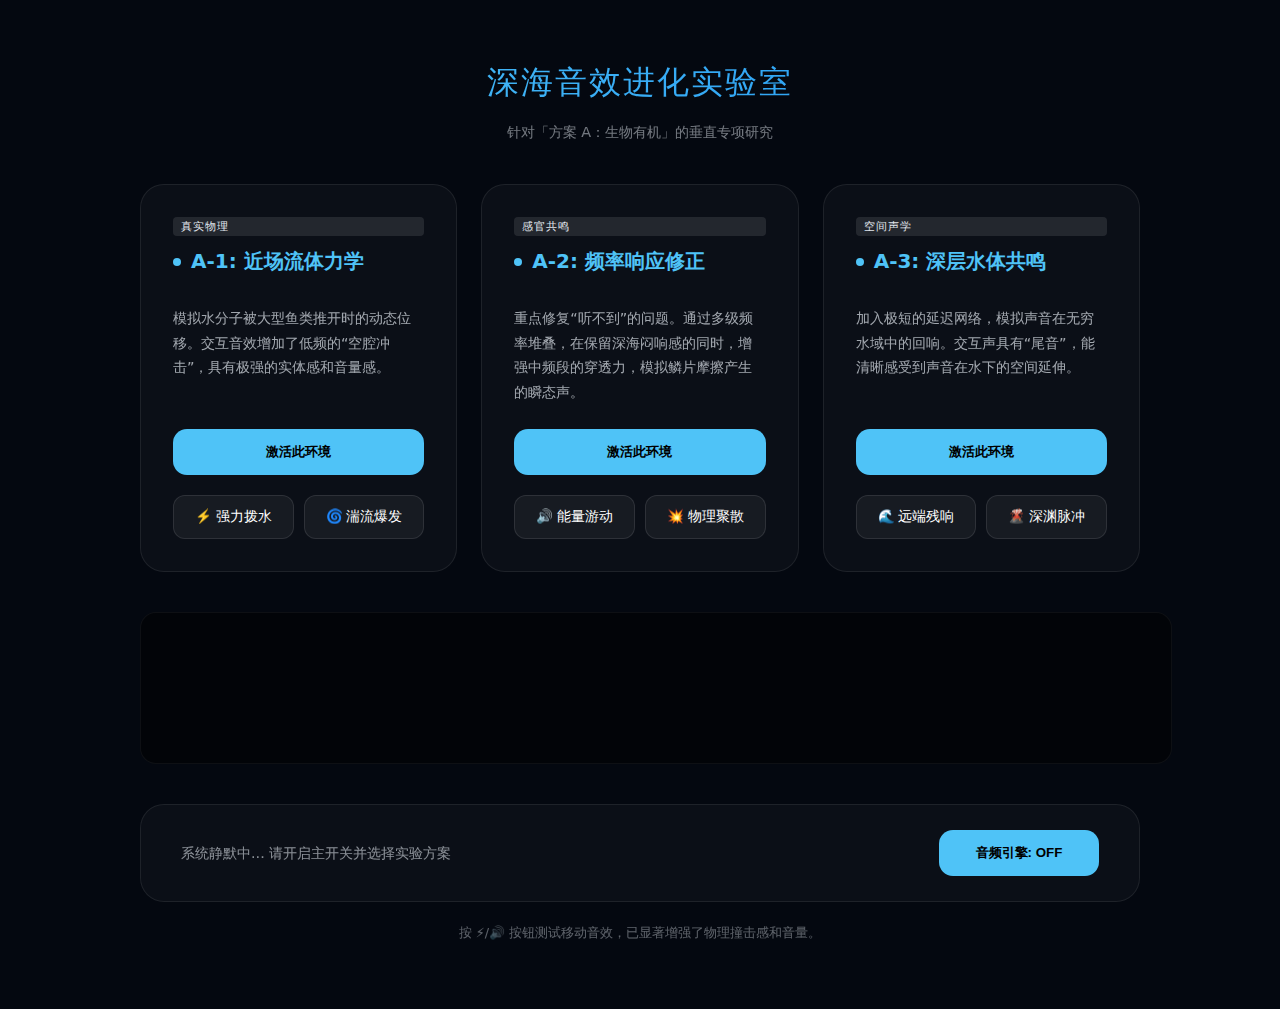
<file: fish_sound_lab.html>
<!DOCTYPE html>
<html lang="zh">

<head>
    <meta charset="utf-8">
    <title>深海鱼群音效实验室 v2 - Bio-Organic Focus</title>
    <style>
        :root {
            --bg: #040810;
            --accent: #4fc3f7;
            --card-bg: rgba(255, 255, 255, 0.03);
            --text: #e0e6ed;
        }

        body {
            margin: 0;
            padding: 40px;
            font-family: 'Inter', -apple-system, system-ui, sans-serif;
            background: var(--bg);
            color: var(--text);
            display: flex;
            flex-direction: column;
            align-items: center;
            min-height: 100vh;
        }

        .container {
            max-width: 1000px;
            width: 100%;
        }

        h1 {
            font-weight: 300;
            letter-spacing: 2px;
            text-align: center;
            margin-bottom: 5px;
            background: linear-gradient(to right, #4fc3f7, #2196f3);
            -webkit-background-clip: text;
            -webkit-text-fill-color: transparent;
        }

        .subtitle {
            text-align: center;
            opacity: 0.5;
            margin-bottom: 40px;
            font-size: 0.9rem;
        }

        .grid {
            display: grid;
            grid-template-columns: repeat(auto-fit, minmax(300px, 1fr));
            gap: 24px;
        }

        .card {
            background: var(--card-bg);
            border: 1px solid rgba(255, 255, 255, 0.08);
            border-radius: 24px;
            padding: 32px;
            display: flex;
            flex-direction: column;
            transition: all 0.4s cubic-bezier(0.16, 1, 0.3, 1);
            position: relative;
        }

        .card:hover {
            border-color: var(--accent);
            background: rgba(255, 255, 255, 0.06);
            transform: translateY(-8px);
        }

        .card.active {
            border-color: var(--accent);
            box-shadow: 0 20px 40px rgba(0, 0, 0, 0.4), 0 0 20px rgba(79, 195, 247, 0.15);
            background: rgba(79, 195, 247, 0.04);
        }

        h2 {
            margin-top: 0;
            font-size: 1.25rem;
            color: var(--accent);
            display: flex;
            align-items: center;
            gap: 10px;
        }

        h2::before {
            content: '';
            width: 8px;
            height: 8px;
            background: var(--accent);
            border-radius: 50%;
            display: inline-block;
        }

        p {
            line-height: 1.7;
            font-size: 0.9rem;
            opacity: 0.7;
            margin-bottom: 25px;
            flex-grow: 1;
        }

        .tag {
            font-size: 0.7rem;
            background: rgba(255, 255, 255, 0.1);
            padding: 2px 8px;
            border-radius: 4px;
            margin-bottom: 12px;
            display: inline-block;
            text-transform: uppercase;
            letter-spacing: 1px;
        }

        .btn {
            background: var(--accent);
            color: #000;
            border: none;
            padding: 14px 28px;
            border-radius: 14px;
            font-weight: 600;
            cursor: pointer;
            transition: all 0.2s;
            text-align: center;
        }

        .btn:hover {
            opacity: 0.9;
            transform: scale(1.02);
        }

        .test-group {
            margin-top: 20px;
            display: grid;
            grid-template-columns: 1fr 1fr;
            gap: 10px;
        }

        .test-trigger {
            background: rgba(255, 255, 255, 0.05);
            border: 1px solid rgba(255, 255, 255, 0.1);
            color: #fff;
            padding: 12px;
            border-radius: 12px;
            cursor: pointer;
            font-size: 0.85rem;
            transition: all 0.2s;
        }

        .test-trigger:hover {
            background: rgba(255, 255, 255, 0.1);
            border-color: var(--accent);
        }

        .visualizer {
            height: 120px;
            width: 100%;
            background: rgba(0, 0, 0, 0.5);
            margin: 40px 0;
            border-radius: 16px;
            display: flex;
            align-items: flex-end;
            padding: 15px;
            gap: 3px;
            border: 1px solid rgba(255, 255, 255, 0.05);
        }

        .bar {
            flex: 1;
            background: linear-gradient(to top, #2196f3, #4fc3f7);
            height: 2px;
            border-radius: 2px;
            transition: height 0.05s ease;
        }

        .master-panel {
            background: var(--card-bg);
            padding: 25px 40px;
            border-radius: 24px;
            display: flex;
            justify-content: space-between;
            align-items: center;
            border: 1px solid rgba(255, 255, 255, 0.08);
            backdrop-filter: blur(20px);
        }

        #status {
            font-size: 0.9rem;
            opacity: 0.6;
        }

        .hint {
            text-align: center;
            margin-top: 20px;
            font-size: 0.8rem;
            opacity: 0.4;
        }
    </style>
</head>

<body>
    <div class="container">
        <h1>深海音效进化实验室</h1>
        <p class="subtitle">针对「方案 A：生物有机」的垂直专项研究</p>

        <div class="grid">
            <!-- 方案 A-1 -->
            <div id="cardA" class="card">
                <span class="tag">真实物理</span>
                <h2>A-1: 近场流体力学</h2>
                <p>模拟水分子被大型鱼类推开时的动态位移。交互音效增加了低频的“空腔冲击”，具有极强的实体感和音量感。</p>
                <button class="btn" onclick="toggleMode('A')">激活此环境</button>
                <div class="test-group">
                    <button class="test-trigger" onclick="playTrigger('A', 'move')">⚡ 强力拨水</button>
                    <button class="test-trigger" onclick="playTrigger('A', 'shock')">🌀 湍流爆发</button>
                </div>
            </div>

            <!-- 方案 A-2 -->
            <div id="cardB" class="card">
                <span class="tag">感官共鸣</span>
                <h2>A-2: 频率响应修正</h2>
                <p>重点修复“听不到”的问题。通过多级频率堆叠，在保留深海闷响感的同时，增强中频段的穿透力，模拟鳞片摩擦产生的瞬态声。</p>
                <button class="btn" onclick="toggleMode('B')">激活此环境</button>
                <div class="test-group">
                    <button class="test-trigger" onclick="playTrigger('B', 'move')">🔊 能量游动</button>
                    <button class="test-trigger" onclick="playTrigger('B', 'shock')">💥 物理聚散</button>
                </div>
            </div>

            <!-- 方案 A-3 -->
            <div id="cardC" class="card">
                <span class="tag">空间声学</span>
                <h2>A-3: 深层水体共鸣</h2>
                <p>加入极短的延迟网络，模拟声音在无穷水域中的回响。交互声具有“尾音”，能清晰感受到声音在水下的空间延伸。</p>
                <button class="btn" onclick="toggleMode('C')">激活此环境</button>
                <div class="test-group">
                    <button class="test-trigger" onclick="playTrigger('C', 'move')">🌊 远端残响</button>
                    <button class="test-trigger" onclick="playTrigger('C', 'shock')">🌋 深渊脉冲</button>
                </div>
            </div>
        </div>

        <div class="visualizer" id="viz"></div>

        <div class="master-panel">
            <div id="status">系统静默中... 请开启主开关并选择实验方案</div>
            <button class="btn" onclick="toggleMaster()" style="min-width: 160px;">音频引擎: <span
                    id="masterStatus">OFF</span></button>
        </div>

        <p class="hint">按 ⚡/🔊 按钮测试移动音效，已显著增强了物理撞击感和音量。</p>
    </div>

    <script>
        let audioCtx;
        let masterGain;
        let currentMode = null;
        let analyzer;

        const components = {
            ambient: null,
            sub: null,
            pinkBuffer: null,
            brownBuffer: null
        };

        function initAudio() {
            if (audioCtx) return;
            audioCtx = new (window.AudioContext || window.webkitAudioContext)();
            masterGain = audioCtx.createGain();
            masterGain.gain.value = 0;
            masterGain.connect(audioCtx.destination);

            analyzer = audioCtx.createAnalyser();
            analyzer.fftSize = 64;
            masterGain.connect(analyzer);

            const bufferSize = 2 * audioCtx.sampleRate;

            // 粉红噪声 (柔和)
            components.pinkBuffer = audioCtx.createBuffer(1, bufferSize, audioCtx.sampleRate);
            const pOut = components.pinkBuffer.getChannelData(0);
            let b0, b1, b2, b3, b4, b5, b6;
            b0 = b1 = b2 = b3 = b4 = b5 = b6 = 0.0;
            for (let i = 0; i < bufferSize; i++) {
                const white = Math.random() * 2 - 1;
                b0 = 0.99886 * b0 + white * 0.0555179;
                b1 = 0.99332 * b1 + white * 0.0750759;
                b2 = 0.96900 * b2 + white * 0.1538520;
                b3 = 0.86650 * b3 + white * 0.3104856;
                b4 = 0.55000 * b4 + white * 0.5329522;
                b5 = -0.7616 * b5 - white * 0.0168980;
                pOut[i] = b0 + b1 + b2 + b3 + b4 + b5 + b6 + white * 0.5362;
                pOut[i] *= 0.11;
                b6 = white * 0.115926;
            }

            // 棕色噪声 (深沉)
            components.brownBuffer = audioCtx.createBuffer(1, bufferSize, audioCtx.sampleRate);
            const brOut = components.brownBuffer.getChannelData(0);
            let lastOut = 0.0;
            for (let i = 0; i < bufferSize; i++) {
                const white = Math.random() * 2 - 1;
                const out = (lastOut + (0.02 * white)) / 1.02;
                brOut[i] = out * 3.5;
                lastOut = out;
            }

            createVisualizer();
            updateViz();
        }

        function toggleMaster() {
            initAudio();
            if (audioCtx.state === 'suspended') audioCtx.resume();

            const isOn = masterGain.gain.value > 0;
            if (isOn) {
                masterGain.gain.setTargetAtTime(0, audioCtx.currentTime, 0.1);
                document.getElementById('masterStatus').innerText = 'OFF';
            } else {
                masterGain.gain.setTargetAtTime(0.8, audioCtx.currentTime, 0.2);
                document.getElementById('masterStatus').innerText = 'ON';
                if (!currentMode) toggleMode('A');
            }
        }

        function toggleMode(mode) {
            initAudio();
            if (currentMode === mode) return;

            document.querySelectorAll('.card').forEach(c => c.classList.remove('active'));
            document.getElementById('card' + (mode === 'A' ? 'A' : mode === 'B' ? 'B' : 'C')).classList.add('active');
            document.getElementById('status').innerText = '实验模式激活: ' + (mode === 'A' ? 'A-1' : mode === 'B' ? 'A-2' : 'A-3');

            currentMode = mode;
            stopAmbient();
            startAmbient(mode);
        }

        function stopAmbient() {
            if (components.ambient) {
                const g = components.ambientGain;
                g.gain.setTargetAtTime(0, audioCtx.currentTime, 0.5);
                const old = components.ambient;
                setTimeout(() => old.stop(), 600);
            }
            if (components.sub) {
                components.sub.stop();
            }
        }

        function startAmbient(mode) {
            const t = audioCtx.currentTime;
            const src = audioCtx.createBufferSource();
            src.buffer = mode === 'C' ? components.brownBuffer : components.pinkBuffer;
            src.loop = true;

            const filter = audioCtx.createBiquadFilter();
            const gain = audioCtx.createGain();
            gain.gain.value = 0;

            if (mode === 'A') {
                filter.type = 'lowpass'; filter.frequency.value = 350;
                gain.gain.setTargetAtTime(0.35, t, 0.5);
            } else if (mode === 'B') {
                filter.type = 'bandpass'; filter.frequency.value = 600; filter.Q.value = 0.5;
                gain.gain.setTargetAtTime(0.25, t, 0.6);
            } else {
                filter.type = 'lowpass'; filter.frequency.value = 180;
                gain.gain.setTargetAtTime(0.45, t, 0.3);
            }

            src.connect(filter); filter.connect(gain); gain.connect(masterGain);
            src.start();
            components.ambient = src;
            components.ambientGain = gain;

            const sub = audioCtx.createOscillator();
            sub.frequency.value = mode === 'C' ? 32 : 38;
            const subG = audioCtx.createGain();
            subG.gain.value = 0.04;
            sub.connect(subG); subG.connect(masterGain);
            sub.start();
            components.sub = sub;
        }

        function playTrigger(mode, type) {
            initAudio();
            const t = audioCtx.currentTime;

            if (type === 'move') {
                // 重点增强：组合多层音浪，确保听得清

                // 1. 次低频位移 (Displacement) - 100Hz 以下的实体感
                const body = audioCtx.createOscillator();
                body.frequency.setValueAtTime(120, t);
                body.frequency.exponentialRampToValueAtTime(30, t + 0.2);
                const bg = audioCtx.createGain();
                bg.gain.setValueAtTime(0.5, t);
                bg.gain.exponentialRampToValueAtTime(0.001, t + 0.25);
                body.connect(bg); bg.connect(masterGain);
                body.start(); body.stop(t + 0.3);

                // 2. 湍流噪声 (Turbulence) - 中频穿透力
                const turb = audioCtx.createBufferSource();
                turb.buffer = components.pinkBuffer;
                const tf = audioCtx.createBiquadFilter();
                tf.type = 'bandpass';
                tf.frequency.setValueAtTime(800, t);
                tf.frequency.exponentialRampToValueAtTime(150, t + 0.25);
                tf.Q.value = 1.5;
                const tg = audioCtx.createGain();
                tg.gain.setValueAtTime(0.4, t);
                tg.gain.exponentialRampToValueAtTime(0.001, t + 0.35);
                turb.connect(tf); tf.connect(tg); tg.connect(masterGain);
                turb.start(); turb.stop(t + 0.4);

                // 3. 方案 A-3 特有的空灵混响
                if (mode === 'C') {
                    const rev = audioCtx.createConvolver ? null : audioCtx.createDelay(0.1);
                    if (rev) {
                        rev.delayTime.value = 0.04;
                        const rg = audioCtx.createGain();
                        rg.gain.value = 0.15;
                        bg.connect(rev); rev.connect(rg); rg.connect(masterGain);
                    }
                }
            } else {
                // 惊吓爆发
                const dur = mode === 'C' ? 0.8 : 0.4;
                const osc = audioCtx.createOscillator();
                osc.type = mode === 'A' ? 'triangle' : 'sine';
                osc.frequency.setValueAtTime(mode === 'B' ? 400 : 150, t);
                osc.frequency.exponentialRampToValueAtTime(20, t + dur);
                const g = audioCtx.createGain();
                g.gain.setValueAtTime(0.7, t);
                g.gain.exponentialRampToValueAtTime(0.001, t + dur + 0.1);
                osc.connect(g); g.connect(masterGain);
                osc.start(); osc.stop(t + dur + 0.2);

                // 伴随气泡噪声
                for (let i = 0; i < 10; i++) {
                    const mt = t + Math.random() * 0.1;
                    const b = audioCtx.createOscillator();
                    b.frequency.setValueAtTime(1000 + Math.random() * 2000, mt);
                    const bg = audioCtx.createGain();
                    bg.gain.setValueAtTime(0.05, mt);
                    bg.gain.exponentialRampToValueAtTime(0.001, mt + 0.05);
                    b.connect(bg); bg.connect(masterGain);
                    b.start(mt); b.stop(mt + 0.1);
                }
            }
        }

        function createVisualizer() {
            const viz = document.getElementById('viz');
            viz.innerHTML = '';
            for (let i = 0; i < 32; i++) {
                const bar = document.createElement('div');
                bar.className = 'bar';
                viz.appendChild(bar);
            }
        }

        function updateViz() {
            if (!analyzer) return;
            const data = new Uint8Array(analyzer.frequencyBinCount);
            analyzer.getByteFrequencyData(data);
            const bars = document.querySelectorAll('.bar');
            bars.forEach((bar, i) => {
                const h = (data[i] / 255) * 100;
                bar.style.height = Math.max(2, h) + '%';
            });
            requestAnimationFrame(updateViz);
        }
    </script>
</body>

</html>
</file>
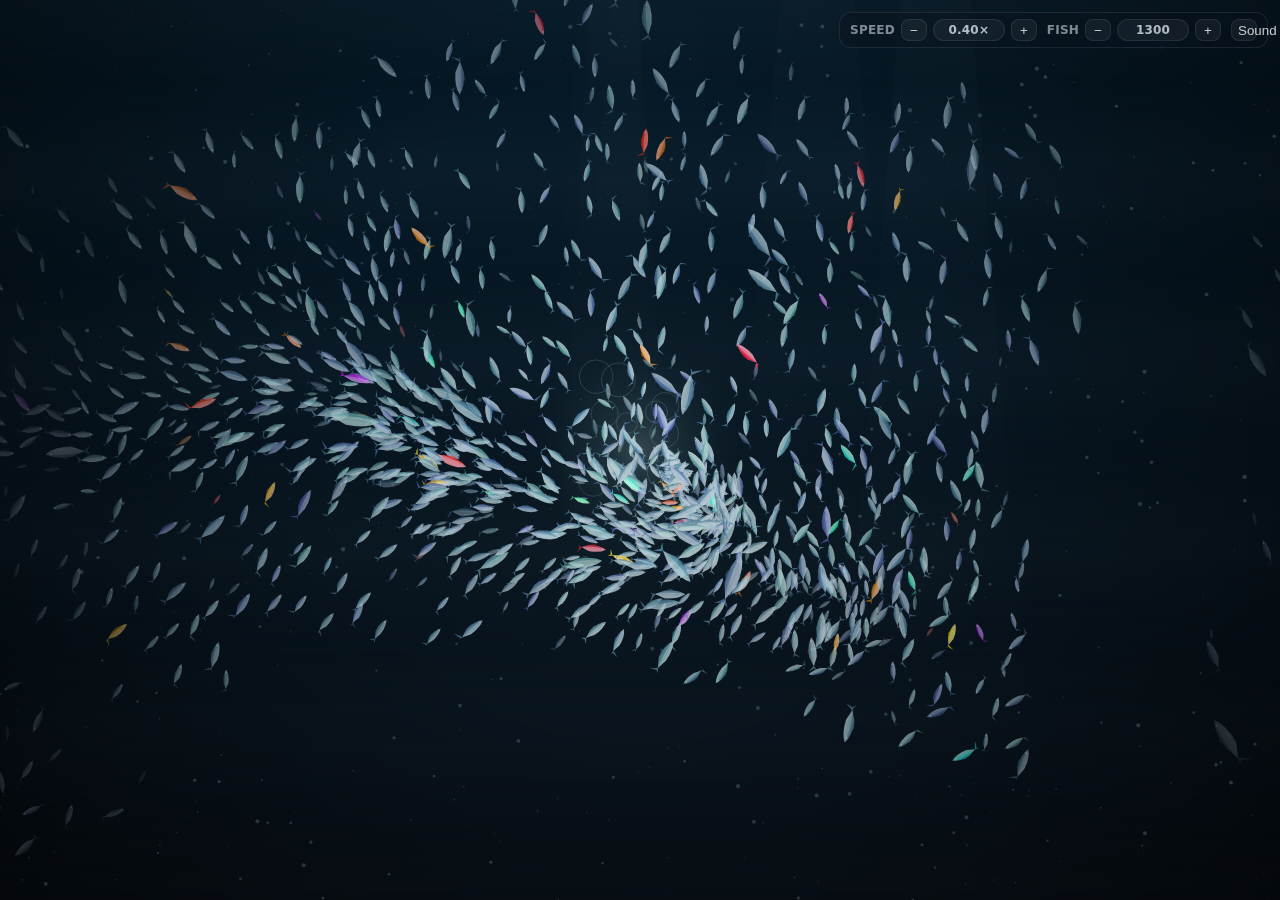
<file: index_enhanced_4.html>
<!doctype html>
<html lang="en">
<head>
<meta charset="utf-8" />
<meta name="viewport" content="width=device-width,initial-scale=1" />
<title>Deep Ocean School — Enhanced</title>
<style>
  html,body{margin:0;height:100%;overflow:hidden;background:#040a12;cursor:default;user-select:none}
  canvas{display:block}
  .hud{
    position:fixed; top:12px; right:12px;
    display:flex; gap:10px; align-items:center;
    padding:6px 10px;
    border-radius:12px;
    background:rgba(8,18,30,0.50);
    border:1px solid rgba(255,255,255,0.10);
    backdrop-filter:blur(10px); -webkit-backdrop-filter:blur(10px);
    color:rgba(235,245,255,0.88);
    font:12px/1 system-ui,-apple-system,Segoe UI,Roboto,Arial,sans-serif;
    letter-spacing:.2px;
    opacity:.85;
    z-index:10;
  }
  .hud .grp{display:flex; gap:6px; align-items:center}
  .hud button{
    width:26px;height:22px;border-radius:8px;
    border:1px solid rgba(255,255,255,0.10);
    background:rgba(255,255,255,0.06);
    color:rgba(255,255,255,0.90);
    cursor:pointer;
  }
  .hud button:hover{background:rgba(255,255,255,0.10)}
  .hud .pill{
    padding:4px 8px;border-radius:999px;
    border:1px solid rgba(255,255,255,0.10);
    background:rgba(255,255,255,0.06);
    min-width:54px; text-align:center;
    font-weight:700;
  }
  .hint{
    position:fixed; left:50%; bottom:14px;
    transform:translateX(-50%);
    padding:6px 10px;
    border-radius:999px;
    background:rgba(8,18,30,0.35);
    border:1px solid rgba(255,255,255,0.10);
    backdrop-filter:blur(10px); -webkit-backdrop-filter:blur(10px);
    color:rgba(235,245,255,0.72);
    font:12px/1 system-ui,-apple-system,Segoe UI,Roboto,Arial,sans-serif;
    opacity:.92;
    pointer-events:none;
    transition:opacity .8s ease;
  }
  .hint.off{opacity:0}
</style>
</head>
<body>
<canvas id="c"></canvas>

<div class="hud">
  <div class="grp">
    <span style="opacity:.7;font-weight:800;">SPEED</span>
    <button id="spdMinus" title="Speed down">−</button>
    <div class="pill" id="spdVal">0.40×</div>
    <button id="spdPlus" title="Speed up">+</button>
  </div>
  <div class="grp">
    <span style="opacity:.7;font-weight:800;">FISH</span>
    <button id="cntMinus" title="Fewer fish">−</button>
    <div class="pill" id="cntVal">1300</div>
    <button id="cntPlus" title="More fish">+</button>
  </div>
  <button id="snd" title="Toggle sound (default off)">Sound</button>
</div>

<div class="hint" id="hint">Move to stir the thermal plume • Watch for ocean events</div>

<script>
(() => {
  const canvas = document.getElementById('c');
  const ctx = canvas.getContext('2d', { alpha:false });

  // ---------- Utilities ----------
  const clamp = (v,a,b)=>Math.max(a,Math.min(b,v));
  const clamp01 = v=>clamp(v,0,1);
  const lerp = (a,b,t)=>a+(b-a)*t;
  const rand = (a,b)=>a+Math.random()*(b-a);
  const randInt = (a,b)=>Math.floor(rand(a,b+1));
  const easeOut = t => 1 - Math.pow(1-t, 3);
  const easeInOut = t => t < 0.5 ? 4*t*t*t : 1 - Math.pow(-2*t+2, 3)/2;

  // Cheap deterministic noise
  function hash2(x,y){
    const s = Math.sin(x*127.1 + y*311.7)*43758.5453123;
    return s - Math.floor(s);
  }
  function smoothstep(t){ return t*t*(3-2*t); }
  function valueNoise(x,y){
    const xi = Math.floor(x), yi = Math.floor(y);
    const xf = x - xi, yf = y - yi;
    const a = hash2(xi,yi), b = hash2(xi+1,yi);
    const c = hash2(xi,yi+1), d = hash2(xi+1,yi+1);
    const u = smoothstep(xf), v = smoothstep(yf);
    return lerp(lerp(a,b,u), lerp(c,d,u), v);
  }
  function fbm(x,y){
    let f=0, amp=0.5, freq=1;
    for(let i=0;i<4;i++){
      f += amp*valueNoise(x*freq,y*freq);
      amp *= 0.5; freq *= 2;
    }
    return f;
  }

  // ---------- Resize / DPR ----------
  let W=innerWidth, H=innerHeight, DPR=1;
  function resize(){
    DPR = Math.max(1, Math.min(2, window.devicePixelRatio || 1));
    W = innerWidth; H = innerHeight;
    canvas.width = Math.floor(W*DPR);
    canvas.height = Math.floor(H*DPR);
    canvas.style.width = W+'px';
    canvas.style.height = H+'px';
    ctx.setTransform(DPR,0,0,DPR,0,0);
    initSpatial();
  }
  addEventListener('resize', resize, { passive:true });

  // ---------- Pointer ----------
  const pointer = { x: W*0.5, y: H*0.5, vx:0, vy:0, lastT: performance.now(), idle: 0 };
  let lastPointerMove = performance.now();
  
  addEventListener('pointermove', (e)=>{
    const now = performance.now();
    const dt = Math.max(1, now - pointer.lastT);
    const nx = e.clientX, ny = e.clientY;
    pointer.vx = (nx - pointer.x) / dt;
    pointer.vy = (ny - pointer.y) / dt;
    pointer.x = nx; pointer.y = ny; pointer.lastT = now;
    pointer.idle = 0;
    lastPointerMove = now;
    hintTimeoutArm();
  }, { passive:true });

  // ---------- HUD ----------
  let SPEED = 0.4;
  let targetFishCount = 1300;

  const spdVal = document.getElementById('spdVal');
  const cntVal = document.getElementById('cntVal');
  function updateHud(){
    spdVal.textContent = SPEED.toFixed(2)+'×';
    cntVal.textContent = String(targetFishCount);
  }
  updateHud();

  document.getElementById('spdMinus').onclick = ()=>{ SPEED = clamp(SPEED/1.12, 0.25, 4.0); updateHud(); };
  document.getElementById('spdPlus').onclick  = ()=>{ SPEED = clamp(SPEED*1.12, 0.25, 4.0); updateHud(); };
  document.getElementById('cntMinus').onclick = ()=>{ targetFishCount = clamp(targetFishCount-150, 200, 2000); updateHud(); };
  document.getElementById('cntPlus').onclick  = ()=>{ targetFishCount = clamp(targetFishCount+150, 200, 2000); updateHud(); };

  // ---------- Hint auto-hide ----------
  const hint = document.getElementById('hint');
  let hintTimer = null;
  function hintTimeoutArm(){
    hint.classList.remove('off');
    if (hintTimer) clearTimeout(hintTimer);
    hintTimer = setTimeout(()=>hint.classList.add('off'), 4500);
  }
  hintTimeoutArm();

  // ============================================================
  // MIGRATION SYSTEM - Natural schooling behavior
  // ============================================================
  const migration = {
    // Global migration direction (slowly drifting)
    angle: Math.random() * Math.PI * 2,
    targetAngle: Math.random() * Math.PI * 2,
    strength: 0.15,
    
    // Breathing/pulsing of the school
    breathPhase: 0,
    breathSpeed: 0.0008,
    
    // Wave propagation origin
    waveOrigin: { x: W * 0.5, y: H * 0.5 },
    waveTime: 0,
    
    // Speed modulation
    speedPhase: 0,
    speedMod: 1.0,
    
    // School center tracking
    centerX: W * 0.5,
    centerY: H * 0.5,
    
    // Flash effect when turning
    flashIntensity: 0,
    lastAngle: 0
  };
  
  // Sub-schools system
  const subSchools = [];
  const NUM_SUB_SCHOOLS = 4;
  
  function initSubSchools() {
    subSchools.length = 0;
    for (let i = 0; i < NUM_SUB_SCHOOLS; i++) {
      subSchools.push({
        x: W * (0.25 + Math.random() * 0.5),
        y: H * (0.25 + Math.random() * 0.5),
        vx: rand(-0.3, 0.3),
        vy: rand(-0.3, 0.3),
        radius: rand(150, 300),
        strength: rand(0.3, 0.6),
        phase: rand(0, Math.PI * 2)
      });
    }
  }
  
  function updateMigration(dt, t) {
    // Slowly drift migration direction
    if (Math.random() < 0.001) {
      migration.targetAngle = Math.random() * Math.PI * 2;
    }
    
    // Smooth angle transition
    let angleDiff = migration.targetAngle - migration.angle;
    while (angleDiff > Math.PI) angleDiff -= Math.PI * 2;
    while (angleDiff < -Math.PI) angleDiff += Math.PI * 2;
    migration.angle += angleDiff * 0.002 * dt * 0.06;
    
    // Detect turning for flash effect
    const angleChange = Math.abs(angleDiff);
    if (angleChange > 0.3) {
      migration.flashIntensity = Math.min(1, migration.flashIntensity + dt * 0.002);
    } else {
      migration.flashIntensity *= 0.98;
    }
    
    // Breathing phase
    migration.breathPhase += migration.breathSpeed * dt;
    
    // Speed modulation - organic rhythm
    migration.speedPhase += dt * 0.0003;
    migration.speedMod = 0.7 + 0.3 * Math.sin(migration.speedPhase) + 
                         0.15 * Math.sin(migration.speedPhase * 2.3) +
                         0.1 * Math.sin(migration.speedPhase * 0.7);
    
    // Wave propagation
    migration.waveTime += dt * 0.002;
    
    // Calculate school center
    if (fish.length > 0) {
      let cx = 0, cy = 0;
      for (const f of fish) {
        cx += f.x;
        cy += f.y;
      }
      migration.centerX = lerp(migration.centerX, cx / fish.length, 0.02);
      migration.centerY = lerp(migration.centerY, cy / fish.length, 0.02);
      migration.waveOrigin.x = migration.centerX;
      migration.waveOrigin.y = migration.centerY;
    }
    
    // Update sub-schools
    for (const sub of subSchools) {
      sub.phase += dt * 0.001;
      
      // Gentle wandering
      sub.vx += (Math.random() - 0.5) * 0.02;
      sub.vy += (Math.random() - 0.5) * 0.02;
      sub.vx *= 0.99;
      sub.vy *= 0.99;
      
      // Follow global migration
      sub.vx += Math.cos(migration.angle) * 0.01;
      sub.vy += Math.sin(migration.angle) * 0.01;
      
      sub.x += sub.vx * dt * 0.05;
      sub.y += sub.vy * dt * 0.05;
      
      // Keep on screen
      if (sub.x < W * 0.1) sub.vx += 0.05;
      if (sub.x > W * 0.9) sub.vx -= 0.05;
      if (sub.y < H * 0.1) sub.vy += 0.05;
      if (sub.y > H * 0.9) sub.vy -= 0.05;
      
      // Breathing radius
      sub.radius = (180 + 80 * Math.sin(sub.phase)) * (0.8 + 0.4 * Math.sin(migration.breathPhase + sub.phase));
    }
  }
  
  function getMigrationForce(f, t) {
    let fx = 0, fy = 0;
    
    // Global migration direction
    fx += Math.cos(migration.angle) * migration.strength;
    fy += Math.sin(migration.angle) * migration.strength;
    
    // Wave propagation effect - movement ripples through the school
    const distFromOrigin = Math.hypot(f.x - migration.waveOrigin.x, f.y - migration.waveOrigin.y);
    const wavePhase = distFromOrigin * 0.008 - migration.waveTime;
    const waveEffect = Math.sin(wavePhase) * 0.12;
    fx += Math.cos(migration.angle + Math.PI * 0.5) * waveEffect;
    fy += Math.sin(migration.angle + Math.PI * 0.5) * waveEffect;
    
    // Breathing - expand/contract from center
    const breathEffect = Math.sin(migration.breathPhase) * 0.08;
    const toCenterX = migration.centerX - f.x;
    const toCenterY = migration.centerY - f.y;
    const distToCenter = Math.hypot(toCenterX, toCenterY) + 1;
    fx -= (toCenterX / distToCenter) * breathEffect;
    fy -= (toCenterY / distToCenter) * breathEffect;
    
    // Sub-school attraction
    let nearestSub = null;
    let nearestDist = Infinity;
    for (const sub of subSchools) {
      const d = Math.hypot(f.x - sub.x, f.y - sub.y);
      if (d < sub.radius && d < nearestDist) {
        nearestDist = d;
        nearestSub = sub;
      }
    }
    if (nearestSub) {
      const pull = (1 - nearestDist / nearestSub.radius) * nearestSub.strength * 0.3;
      fx += (nearestSub.x - f.x) / (nearestDist + 1) * pull;
      fy += (nearestSub.y - f.y) / (nearestDist + 1) * pull;
    }
    
    // Edge fish are more independent
    const edgeFactor = Math.min(1, distToCenter / 250);
    const independence = edgeFactor * 0.15;
    fx += (Math.random() - 0.5) * independence;
    fy += (Math.random() - 0.5) * independence;
    
    return { fx, fy, speedMod: migration.speedMod };
  }
  
  // ============================================================
  // DEPTH LAYERS - Foreground and background fish groups
  // ============================================================
  function assignDepthLayer(f) {
    // 15% foreground (closer, larger, more vivid)
    // 70% midground (normal)
    // 15% background (farther, smaller, more faded)
    const r = Math.random();
    if (r < 0.15) {
      f.depthLayer = 'foreground';
      f.depthScale = rand(1.15, 1.35);
      f.depthAlpha = rand(1.0, 1.0);
    } else if (r < 0.85) {
      f.depthLayer = 'midground';
      f.depthScale = rand(0.9, 1.1);
      f.depthAlpha = rand(0.85, 1.0);
    } else {
      f.depthLayer = 'background';
      f.depthScale = rand(0.6, 0.8);
      f.depthAlpha = rand(0.4, 0.65);
    }
  }

  // ============================================================
  // MEGAFAUNA SYSTEM (Distant Large Marine Life)
  // Whales, Dolphins, Sea Turtles, Manta Rays passing in background
  // ============================================================
  const megafauna = [];
  let megafaunaTimer = rand(2000, 5000); // First spawn delay (very fast)
  
  const MEGAFAUNA_TYPES = {
    WHALE: 'whale',
    DOLPHIN: 'dolphin',
    TURTLE: 'turtle',
    MANTA: 'manta',
    WHALE_GIANT: 'whaleGiant' // Super massive whale
  };
  
  function createMegafauna() {
    // 15% chance for a MASSIVE creature (half-screen size)
    const isMassive = Math.random() < 0.15;
    
    const types = isMassive ? [
      // MASSIVE versions - can cover half the screen
      { type: MEGAFAUNA_TYPES.WHALE_GIANT, weight: 50, size: [1500, 2500], speed: [0.06, 0.12] },
      { type: MEGAFAUNA_TYPES.MANTA, weight: 30, size: [1200, 1800], speed: [0.08, 0.15] },
      { type: MEGAFAUNA_TYPES.WHALE, weight: 20, size: [1200, 1800], speed: [0.08, 0.14] }
    ] : [
      // Regular large versions (still 4-8x bigger than before)
      { type: MEGAFAUNA_TYPES.WHALE, weight: 25, size: [600, 1200], speed: [0.12, 0.22] },
      { type: MEGAFAUNA_TYPES.DOLPHIN, weight: 35, size: [280, 550], speed: [0.25, 0.42] },
      { type: MEGAFAUNA_TYPES.TURTLE, weight: 20, size: [220, 450], speed: [0.10, 0.18] },
      { type: MEGAFAUNA_TYPES.MANTA, weight: 20, size: [450, 900], speed: [0.14, 0.26] }
    ];
    
    // Weighted random selection
    const total = types.reduce((s, t) => s + t.weight, 0);
    let r = Math.random() * total;
    let selected = types[0];
    for (const t of types) {
      r -= t.weight;
      if (r <= 0) { selected = t; break; }
    }
    
    // Spawn from edge, move across screen
    const side = Math.random() < 0.5 ? -1 : 1;
    const startX = side < 0 ? -selected.size[1] : W + selected.size[1];
    const endX = side < 0 ? W + selected.size[1] : -selected.size[1];
    const y = rand(H * 0.15, H * 0.80);
    
    // Slight vertical movement
    const yDrift = rand(-0.25, 0.25);
    
    return {
      type: selected.type,
      x: startX,
      y: y,
      targetX: endX,
      size: rand(selected.size[0], selected.size[1]),
      speed: rand(selected.speed[0], selected.speed[1]),
      direction: -side,
      yDrift: yDrift,
      phase: rand(0, Math.PI * 2),
      alpha: isMassive ? rand(0.08, 0.15) : rand(0.12, 0.22),
      depth: rand(0.3, 0.5),
      isMassive: isMassive,
      attractRadius: isMassive ? rand(500, 800) : rand(350, 550),
      attractStrength: isMassive ? rand(0.25, 0.45) : rand(0.18, 0.35)
    };
  }
  
  function updateMegafauna(dt) {
    // Spawn timer - frequent spawning
    megafaunaTimer -= dt;
    if (megafaunaTimer <= 0 && megafauna.length < 5) { // Allow up to 5 at once
      megafauna.push(createMegafauna());
      megafaunaTimer = rand(4000, 10000); // Spawn every 4-10 seconds
    }
    
    // Update positions
    for (let i = megafauna.length - 1; i >= 0; i--) {
      const m = megafauna[i];
      m.x += m.direction * m.speed * dt * 0.06;
      m.y += m.yDrift * dt * 0.02;
      m.phase += dt * 0.003;
      
      // Remove when off screen
      const offScreen = m.direction > 0 ? m.x > W + m.size * 2 : m.x < -m.size * 2;
      if (offScreen) {
        megafauna.splice(i, 1);
      }
    }
  }
  
  function getMegafaunaForce(f) {
    let fx = 0, fy = 0;
    
    for (const m of megafauna) {
      const dx = m.x - f.x;
      const dy = m.y - f.y;
      const dist = Math.hypot(dx, dy);
      
      if (dist < m.attractRadius && dist > 30) {
        // Gentle attraction/curiosity toward the megafauna
        const falloff = 1 - (dist / m.attractRadius);
        const strength = falloff * m.attractStrength * 0.5;
        fx += (dx / dist) * strength;
        fy += (dy / dist) * strength;
      }
    }
    
    return { fx, fy };
  }
  
  function drawMegafauna(t) {
    ctx.save();
    
    for (const m of megafauna) {
      ctx.globalAlpha = m.alpha;
      
      const x = m.x;
      const y = m.y + Math.sin(m.phase) * 8; // Gentle bobbing
      const s = m.size;
      const dir = m.direction;
      
      ctx.save();
      ctx.translate(x, y);
      ctx.scale(dir, 1); // Flip based on direction
      
      // Deep blue-gray silhouette color
      const baseColor = `rgba(40, 60, 80, 1)`;
      ctx.fillStyle = baseColor;
      ctx.strokeStyle = 'rgba(60, 85, 110, 0.5)';
      ctx.lineWidth = 2;
      
      switch (m.type) {
        case MEGAFAUNA_TYPES.WHALE:
        case MEGAFAUNA_TYPES.WHALE_GIANT:
          drawWhale(ctx, s, t, m.phase, m.type === MEGAFAUNA_TYPES.WHALE_GIANT);
          break;
        case MEGAFAUNA_TYPES.DOLPHIN:
          drawDolphin(ctx, s, t, m.phase);
          break;
        case MEGAFAUNA_TYPES.TURTLE:
          drawTurtle(ctx, s, t, m.phase);
          break;
        case MEGAFAUNA_TYPES.MANTA:
          drawManta(ctx, s, t, m.phase);
          break;
      }
      
      ctx.restore();
    }
    
    ctx.restore();
  }
  
  function drawWhale(ctx, s, t, phase, isGiant = false) {
    const bodyWave = Math.sin(phase * 0.5) * 0.03;
    
    ctx.beginPath();
    // Main body - slightly more detailed for giant
    ctx.moveTo(s * 0.5, 0); // Nose
    ctx.quadraticCurveTo(s * 0.4, -s * 0.18, s * 0.1, -s * 0.22);
    ctx.quadraticCurveTo(-s * 0.2, -s * 0.25, -s * 0.4, -s * 0.15);
    // Tail section
    ctx.quadraticCurveTo(-s * 0.5, -s * 0.08, -s * 0.55, 0);
    // Tail flukes
    ctx.lineTo(-s * 0.7, -s * 0.15 + bodyWave * s);
    ctx.lineTo(-s * 0.6, 0);
    ctx.lineTo(-s * 0.7, s * 0.15 + bodyWave * s);
    ctx.lineTo(-s * 0.55, 0);
    // Bottom curve
    ctx.quadraticCurveTo(-s * 0.5, s * 0.08, -s * 0.4, s * 0.12);
    ctx.quadraticCurveTo(-s * 0.1, s * 0.2, s * 0.2, s * 0.15);
    ctx.quadraticCurveTo(s * 0.4, s * 0.1, s * 0.5, 0);
    ctx.closePath();
    ctx.fill();
    
    // Pectoral fin
    ctx.beginPath();
    ctx.moveTo(s * 0.1, s * 0.12);
    ctx.quadraticCurveTo(s * 0.05, s * 0.28, -s * 0.12, s * 0.22);
    ctx.quadraticCurveTo(-s * 0.02, s * 0.15, s * 0.08, s * 0.11);
    ctx.fill();
    
    // Giant whale has more details - belly grooves
    if (isGiant) {
      ctx.strokeStyle = 'rgba(30, 50, 70, 0.4)';
      ctx.lineWidth = s * 0.008;
      for (let i = 0; i < 8; i++) {
        const startX = s * 0.3 - i * s * 0.06;
        ctx.beginPath();
        ctx.moveTo(startX, s * 0.08);
        ctx.quadraticCurveTo(startX - s * 0.05, s * 0.14, startX - s * 0.1, s * 0.10);
        ctx.stroke();
      }
      
      // Dorsal hump
      ctx.fillStyle = 'rgba(35, 55, 75, 1)';
      ctx.beginPath();
      ctx.moveTo(-s * 0.35, -s * 0.14);
      ctx.quadraticCurveTo(-s * 0.38, -s * 0.19, -s * 0.42, -s * 0.14);
      ctx.closePath();
      ctx.fill();
    }
  }
  
  function drawDolphin(ctx, s, t, phase) {
    const bodyWave = Math.sin(phase * 0.8) * 0.05;
    
    ctx.beginPath();
    // Elongated snout
    ctx.moveTo(s * 0.55, 0);
    ctx.quadraticCurveTo(s * 0.45, -s * 0.08, s * 0.3, -s * 0.15);
    // Dorsal hump with fin
    ctx.quadraticCurveTo(s * 0.1, -s * 0.22, -s * 0.05, -s * 0.18);
    // Dorsal fin
    ctx.lineTo(-s * 0.02, -s * 0.35);
    ctx.quadraticCurveTo(-s * 0.12, -s * 0.25, -s * 0.18, -s * 0.16);
    // Back to tail
    ctx.quadraticCurveTo(-s * 0.35, -s * 0.12, -s * 0.45, -s * 0.05);
    // Tail flukes
    ctx.lineTo(-s * 0.58, -s * 0.18 + bodyWave * s);
    ctx.lineTo(-s * 0.5, 0);
    ctx.lineTo(-s * 0.58, s * 0.18 + bodyWave * s);
    ctx.lineTo(-s * 0.45, s * 0.05);
    // Belly
    ctx.quadraticCurveTo(-s * 0.2, s * 0.12, s * 0.1, s * 0.1);
    ctx.quadraticCurveTo(s * 0.35, s * 0.06, s * 0.55, 0);
    ctx.closePath();
    ctx.fill();
  }
  
  function drawTurtle(ctx, s, t, phase) {
    const flipperPhase = Math.sin(phase * 0.6);
    
    // Shell
    ctx.beginPath();
    ctx.ellipse(0, 0, s * 0.4, s * 0.32, 0, 0, Math.PI * 2);
    ctx.fill();
    
    // Head
    ctx.beginPath();
    ctx.ellipse(s * 0.45, -s * 0.02, s * 0.12, s * 0.09, 0.1, 0, Math.PI * 2);
    ctx.fill();
    
    // Front flippers
    ctx.save();
    ctx.translate(s * 0.15, -s * 0.25);
    ctx.rotate(-0.4 + flipperPhase * 0.3);
    ctx.beginPath();
    ctx.ellipse(0, -s * 0.15, s * 0.08, s * 0.22, 0, 0, Math.PI * 2);
    ctx.fill();
    ctx.restore();
    
    ctx.save();
    ctx.translate(s * 0.15, s * 0.25);
    ctx.rotate(0.4 - flipperPhase * 0.3);
    ctx.beginPath();
    ctx.ellipse(0, s * 0.15, s * 0.08, s * 0.22, 0, 0, Math.PI * 2);
    ctx.fill();
    ctx.restore();
    
    // Back flippers
    ctx.beginPath();
    ctx.ellipse(-s * 0.32, -s * 0.2, s * 0.06, s * 0.12, 0.5, 0, Math.PI * 2);
    ctx.fill();
    ctx.beginPath();
    ctx.ellipse(-s * 0.32, s * 0.2, s * 0.06, s * 0.12, -0.5, 0, Math.PI * 2);
    ctx.fill();
  }
  
  function drawManta(ctx, s, t, phase) {
    const wingFlap = Math.sin(phase * 0.4) * 0.15;
    
    ctx.beginPath();
    // Body center
    ctx.moveTo(s * 0.4, 0);
    // Right wing
    ctx.quadraticCurveTo(s * 0.3, -s * 0.15, s * 0.1, -s * 0.25 - wingFlap * s);
    ctx.quadraticCurveTo(-s * 0.15, -s * 0.5 - wingFlap * s * 1.5, -s * 0.35, -s * 0.35 - wingFlap * s);
    ctx.quadraticCurveTo(-s * 0.4, -s * 0.2, -s * 0.45, 0);
    // Tail
    ctx.lineTo(-s * 0.7, 0);
    ctx.lineTo(-s * 0.45, 0);
    // Left wing
    ctx.quadraticCurveTo(-s * 0.4, s * 0.2, -s * 0.35, s * 0.35 + wingFlap * s);
    ctx.quadraticCurveTo(-s * 0.15, s * 0.5 + wingFlap * s * 1.5, s * 0.1, s * 0.25 + wingFlap * s);
    ctx.quadraticCurveTo(s * 0.3, s * 0.15, s * 0.4, 0);
    ctx.closePath();
    ctx.fill();
    
    // Cephalic fins (horn-like)
    ctx.beginPath();
    ctx.moveTo(s * 0.35, -s * 0.08);
    ctx.quadraticCurveTo(s * 0.5, -s * 0.15, s * 0.45, -s * 0.05);
    ctx.fill();
    ctx.beginPath();
    ctx.moveTo(s * 0.35, s * 0.08);
    ctx.quadraticCurveTo(s * 0.5, s * 0.15, s * 0.45, s * 0.05);
    ctx.fill();
  }

  // ============================================================
  // EVENT DIRECTOR SYSTEM
  // ============================================================
  const events = {
    active: [],
    cooldown: 0,
    lastEventTime: 0
  };

  const EVENT_TYPES = {
    VORTEX: 'vortex',
    PRESSURE_WAVE: 'pressureWave',
    MIGRATION: 'migration',
    DEPTH_SHIFT: 'depthShift',
    SPLIT: 'split'
  };

  function createEvent(type) {
    const base = {
      type,
      life: 0,
      maxLife: 0,
      phase: 0, // 0=rising, 1=active, 2=fading
      x: 0, y: 0
    };

    switch(type) {
      case EVENT_TYPES.VORTEX:
        return {
          ...base,
          x: rand(W*0.2, W*0.8),
          y: rand(H*0.2, H*0.8),
          maxLife: rand(4000, 7000),
          radius: rand(180, 320),
          strength: rand(0.6, 1.2),
          direction: Math.random() < 0.5 ? 1 : -1, // CW or CCW
          riseTime: 800,
          fadeTime: 1200
        };
      
      case EVENT_TYPES.PRESSURE_WAVE:
        // Starts from edge, expands inward like a predator passing
        const side = randInt(0, 3);
        let px, py, pdx, pdy;
        if (side === 0) { px = -100; py = rand(H*0.2, H*0.8); pdx = 1; pdy = 0; }
        else if (side === 1) { px = W+100; py = rand(H*0.2, H*0.8); pdx = -1; pdy = 0; }
        else if (side === 2) { px = rand(W*0.2, W*0.8); py = -100; pdx = 0; pdy = 1; }
        else { px = rand(W*0.2, W*0.8); py = H+100; pdx = 0; pdy = -1; }
        return {
          ...base,
          x: px, y: py,
          dx: pdx, dy: pdy,
          speed: rand(0.4, 0.7),
          maxLife: rand(3500, 5500),
          radius: rand(150, 250),
          strength: rand(1.5, 2.5),
          compressionPhase: 0 // 0-1, fish scatter then regroup
        };
      
      case EVENT_TYPES.MIGRATION:
        // Whole school gets a directional impulse
        const angle = rand(0, Math.PI * 2);
        return {
          ...base,
          maxLife: rand(2500, 4500),
          angle,
          dx: Math.cos(angle),
          dy: Math.sin(angle),
          strength: rand(0.4, 0.8),
          riseTime: 600,
          fadeTime: 800
        };
      
      case EVENT_TYPES.DEPTH_SHIFT:
        // Vertical movement - school rises or sinks
        const goUp = Math.random() < 0.5;
        return {
          ...base,
          maxLife: rand(3000, 5000),
          direction: goUp ? -1 : 1,
          strength: rand(0.5, 0.9),
          riseTime: 500,
          fadeTime: 1000
        };
      
      case EVENT_TYPES.SPLIT:
        // School splits into sub-groups
        return {
          ...base,
          maxLife: rand(5000, 8000),
          centers: [
            { x: W*0.3 + rand(-80, 80), y: H*0.4 + rand(-60, 60) },
            { x: W*0.7 + rand(-80, 80), y: H*0.6 + rand(-60, 60) }
          ],
          strength: rand(0.3, 0.6),
          riseTime: 1000,
          fadeTime: 1500
        };
    }
    return base;
  }

  function updateEventDirector(dt, t) {
    events.cooldown = Math.max(0, events.cooldown - dt);
    
    // Idle detection - trigger event if user hasn't moved for 8+ seconds
    pointer.idle += dt;
    const idleTrigger = pointer.idle > 8000 && events.active.length === 0 && events.cooldown <= 0;
    
    // Random event trigger (every 18-40 seconds)
    const timeSinceLastEvent = t - events.lastEventTime;
    const shouldTrigger = (timeSinceLastEvent > rand(18000, 40000) && events.active.length < 2 && events.cooldown <= 0) || idleTrigger;
    
    if (shouldTrigger) {
      // Pick random event type with weights
      const weights = [
        { type: EVENT_TYPES.VORTEX, w: 30 },
        { type: EVENT_TYPES.PRESSURE_WAVE, w: 25 },
        { type: EVENT_TYPES.MIGRATION, w: 20 },
        { type: EVENT_TYPES.DEPTH_SHIFT, w: 15 },
        { type: EVENT_TYPES.SPLIT, w: 10 }
      ];
      const total = weights.reduce((s, w) => s + w.w, 0);
      let r = Math.random() * total;
      let chosen = EVENT_TYPES.VORTEX;
      for (const w of weights) {
        r -= w.w;
        if (r <= 0) { chosen = w.type; break; }
      }
      
      events.active.push(createEvent(chosen));
      events.lastEventTime = t;
      events.cooldown = rand(8000, 15000);
      pointer.idle = 0; // Reset idle after event
    }
    
    // Update active events
    for (let i = events.active.length - 1; i >= 0; i--) {
      const ev = events.active[i];
      ev.life += dt;
      
      // Calculate phase (0=rising, 1=active, 2=fading)
      const riseTime = ev.riseTime || 800;
      const fadeTime = ev.fadeTime || 1000;
      const activeTime = ev.maxLife - riseTime - fadeTime;
      
      if (ev.life < riseTime) {
        ev.phase = 0;
        ev.intensity = easeOut(ev.life / riseTime);
      } else if (ev.life < riseTime + activeTime) {
        ev.phase = 1;
        ev.intensity = 1;
      } else {
        ev.phase = 2;
        ev.intensity = 1 - easeInOut((ev.life - riseTime - activeTime) / fadeTime);
      }
      
      // Update position for moving events
      if (ev.type === EVENT_TYPES.PRESSURE_WAVE) {
        ev.x += ev.dx * ev.speed * dt;
        ev.y += ev.dy * ev.speed * dt;
        ev.compressionPhase = clamp01(ev.life / (ev.maxLife * 0.4));
      }
      
      // Remove expired events
      if (ev.life >= ev.maxLife) {
        events.active.splice(i, 1);
      }
    }
  }

  function getEventForce(f, t) {
    let fx = 0, fy = 0;
    
    for (const ev of events.active) {
      const intensity = ev.intensity || 0;
      
      switch (ev.type) {
        case EVENT_TYPES.VORTEX: {
          const dx = f.x - ev.x;
          const dy = f.y - ev.y;
          const dist = Math.hypot(dx, dy);
          if (dist < ev.radius && dist > 10) {
            const falloff = 1 - (dist / ev.radius);
            const tangentX = -dy / dist * ev.direction;
            const tangentY = dx / dist * ev.direction;
            // Pull slightly inward + tangential rotation
            const pull = falloff * 0.3 * intensity * ev.strength;
            const spin = falloff * 0.7 * intensity * ev.strength;
            fx += (-dx / dist) * pull + tangentX * spin;
            fy += (-dy / dist) * pull + tangentY * spin;
          }
          break;
        }
        
        case EVENT_TYPES.PRESSURE_WAVE: {
          const dx = f.x - ev.x;
          const dy = f.y - ev.y;
          const dist = Math.hypot(dx, dy);
          if (dist < ev.radius) {
            const falloff = 1 - (dist / ev.radius);
            // First scatter outward, then compress back
            const scatter = ev.compressionPhase < 0.5 ? 1 : -0.6;
            const force = falloff * intensity * ev.strength * scatter;
            if (dist > 1) {
              fx += (dx / dist) * force;
              fy += (dy / dist) * force;
            }
          }
          break;
        }
        
        case EVENT_TYPES.MIGRATION: {
          fx += ev.dx * ev.strength * intensity;
          fy += ev.dy * ev.strength * intensity;
          break;
        }
        
        case EVENT_TYPES.DEPTH_SHIFT: {
          fy += ev.direction * ev.strength * intensity;
          // Slight horizontal spread during vertical movement
          fx += (Math.sin(f.x * 0.01 + t * 0.001) * 0.15) * intensity;
          break;
        }
        
        case EVENT_TYPES.SPLIT: {
          // Each fish attracted to nearest center
          let nearestDist = Infinity;
          let nearestDx = 0, nearestDy = 0;
          for (const c of ev.centers) {
            const dx = c.x - f.x;
            const dy = c.y - f.y;
            const dist = Math.hypot(dx, dy);
            if (dist < nearestDist) {
              nearestDist = dist;
              nearestDx = dx;
              nearestDy = dy;
            }
          }
          if (nearestDist > 20) {
            const pull = Math.min(1, 200 / nearestDist) * ev.strength * intensity;
            fx += (nearestDx / nearestDist) * pull;
            fy += (nearestDy / nearestDist) * pull;
          }
          break;
        }
      }
    }
    
    return { fx, fy };
  }

  // ============================================================
  // FLOW PARTICLES (Thermal Plume Visualization)
  // ============================================================
  const flowParticles = [];
  const MAX_FLOW_PARTICLES = 120;
  let flowSpawnAcc = 0;

  function spawnFlowParticle(x, y, vx, vy) {
    if (flowParticles.length >= MAX_FLOW_PARTICLES) {
      // Recycle oldest
      const p = flowParticles.shift();
      p.x = x + rand(-15, 15);
      p.y = y + rand(-15, 15);
      p.vx = vx * 0.3 + rand(-0.02, 0.02);
      p.vy = vy * 0.3 + rand(-0.02, 0.02);
      p.life = 0;
      p.maxLife = rand(800, 1800);
      p.size = rand(1.5, 3.5);
      p.alpha = rand(0.15, 0.35);
      flowParticles.push(p);
    } else {
      flowParticles.push({
        x: x + rand(-15, 15),
        y: y + rand(-15, 15),
        vx: vx * 0.3 + rand(-0.02, 0.02),
        vy: vy * 0.3 + rand(-0.02, 0.02),
        life: 0,
        maxLife: rand(800, 1800),
        size: rand(1.5, 3.5),
        alpha: rand(0.15, 0.35)
      });
    }
  }

  function updateFlowParticles(dt) {
    // Spawn based on mouse velocity
    const mv = Math.hypot(pointer.vx, pointer.vy);
    const spawnRate = clamp(mv * 180, 0, 12); // particles per second
    flowSpawnAcc += dt * spawnRate / 1000;
    
    while (flowSpawnAcc >= 1) {
      flowSpawnAcc -= 1;
      spawnFlowParticle(pointer.x, pointer.y, pointer.vx, pointer.vy);
    }
    
    // Update particles
    for (let i = flowParticles.length - 1; i >= 0; i--) {
      const p = flowParticles[i];
      p.life += dt;
      
      // Flow with thermal plume dynamics
      const dx = pointer.x - p.x;
      const dy = pointer.y - p.y;
      const dist = Math.hypot(dx, dy);
      const heat = Math.exp(-dist / 300);
      
      // Slight attraction + upward drift + noise
      p.vx += (dx / (dist + 1)) * heat * 0.0001 * dt;
      p.vy += (dy / (dist + 1)) * heat * 0.0001 * dt - 0.00008 * dt;
      p.vx += (fbm(p.x * 0.01, p.y * 0.01 + performance.now() * 0.0001) - 0.5) * 0.001 * dt;
      
      // Damping
      p.vx *= 0.995;
      p.vy *= 0.995;
      
      p.x += p.vx * dt;
      p.y += p.vy * dt;
      
      if (p.life >= p.maxLife) {
        flowParticles.splice(i, 1);
      }
    }
  }

  function drawFlowParticles() {
    ctx.save();
    ctx.globalCompositeOperation = 'screen';
    
    for (const p of flowParticles) {
      const lifeRatio = p.life / p.maxLife;
      const fade = lifeRatio < 0.2 ? lifeRatio / 0.2 : (1 - (lifeRatio - 0.2) / 0.8);
      const alpha = p.alpha * fade * 0.7; // More subtle
      
      ctx.globalAlpha = alpha;
      const gradient = ctx.createRadialGradient(p.x, p.y, 0, p.x, p.y, p.size * 2);
      // Softer, more natural colors
      gradient.addColorStop(0, 'rgba(200, 225, 240, 0.6)');
      gradient.addColorStop(0.5, 'rgba(180, 210, 230, 0.3)');
      gradient.addColorStop(1, 'rgba(160, 195, 220, 0)');
      ctx.fillStyle = gradient;
      ctx.beginPath();
      ctx.arc(p.x, p.y, p.size * 2, 0, Math.PI * 2);
      ctx.fill();
    }
    
    ctx.restore();
  }

  // ============================================================
  // GOD RAYS (Light Shafts from Above)
  // ============================================================
  const godRays = [];
  const NUM_GOD_RAYS = 5;

  function initGodRays() {
    godRays.length = 0;
    for (let i = 0; i < NUM_GOD_RAYS; i++) {
      godRays.push({
        x: rand(W * 0.1, W * 0.9),
        width: rand(80, 200),
        speed: rand(0.008, 0.015),
        phase: rand(0, Math.PI * 2),
        alpha: rand(0.03, 0.07),
        drift: rand(-0.02, 0.02)
      });
    }
  }

  function drawGodRays(t) {
    ctx.save();
    ctx.globalCompositeOperation = 'screen';
    
    for (const ray of godRays) {
      // Slow horizontal drift
      ray.x += ray.drift;
      if (ray.x < -ray.width) ray.x = W + ray.width;
      if (ray.x > W + ray.width) ray.x = -ray.width;
      
      const pulse = 0.7 + 0.3 * Math.sin(t * ray.speed + ray.phase);
      const alpha = ray.alpha * pulse;
      
      ctx.globalAlpha = alpha;
      
      // Tapered ray from top - more natural sunlight colors
      const gradient = ctx.createLinearGradient(ray.x, 0, ray.x, H);
      gradient.addColorStop(0, 'rgba(210, 230, 245, 0.4)');
      gradient.addColorStop(0.3, 'rgba(195, 220, 240, 0.22)');
      gradient.addColorStop(0.7, 'rgba(180, 210, 235, 0.08)');
      gradient.addColorStop(1, 'rgba(160, 195, 225, 0)');
      
      ctx.fillStyle = gradient;
      ctx.beginPath();
      const topWidth = ray.width * 0.6;
      const bottomWidth = ray.width * 1.8;
      ctx.moveTo(ray.x - topWidth/2, 0);
      ctx.lineTo(ray.x + topWidth/2, 0);
      ctx.lineTo(ray.x + bottomWidth/2, H);
      ctx.lineTo(ray.x - bottomWidth/2, H);
      ctx.closePath();
      ctx.fill();
    }
    
    ctx.restore();
  }

  // ============================================================
  // DENSITY GLOW (Glow where fish congregate)
  // ============================================================
  let densityCenter = { x: W/2, y: H/2, strength: 0 };

  function updateDensityGlow() {
    if (fish.length === 0) return;
    
    // Calculate center of mass
    let cx = 0, cy = 0;
    for (const f of fish) {
      cx += f.x;
      cy += f.y;
    }
    cx /= fish.length;
    cy /= fish.length;
    
    // Calculate density (how clustered are fish around center)
    let avgDist = 0;
    for (const f of fish) {
      avgDist += Math.hypot(f.x - cx, f.y - cy);
    }
    avgDist /= fish.length;
    
    // Lower avgDist = higher density
    const maxSpread = Math.min(W, H) * 0.4;
    const density = clamp01(1 - avgDist / maxSpread);
    
    // Smooth update
    densityCenter.x = lerp(densityCenter.x, cx, 0.05);
    densityCenter.y = lerp(densityCenter.y, cy, 0.05);
    densityCenter.strength = lerp(densityCenter.strength, density * 0.35, 0.03);
  }

  function drawDensityGlow() {
    if (densityCenter.strength < 0.01) return;
    
    ctx.save();
    ctx.globalCompositeOperation = 'screen';
    ctx.globalAlpha = densityCenter.strength * 0.7;
    
    const radius = 180 + densityCenter.strength * 120;
    const gradient = ctx.createRadialGradient(
      densityCenter.x, densityCenter.y, 0,
      densityCenter.x, densityCenter.y, radius
    );
    // More subtle, silvery glow
    gradient.addColorStop(0, 'rgba(220, 235, 245, 0.18)');
    gradient.addColorStop(0.4, 'rgba(200, 220, 235, 0.08)');
    gradient.addColorStop(1, 'rgba(0, 0, 0, 0)');
    
    ctx.fillStyle = gradient;
    ctx.beginPath();
    ctx.arc(densityCenter.x, densityCenter.y, radius, 0, Math.PI * 2);
    ctx.fill();
    
    ctx.restore();
  }
  
  // Draw school flash effect when turning
  function drawSchoolFlash() {
    if (!migration.flashIntensity || migration.flashIntensity < 0.05) return;
    
    ctx.save();
    ctx.globalCompositeOperation = 'screen';
    ctx.globalAlpha = migration.flashIntensity * 0.15;
    
    const gradient = ctx.createRadialGradient(
      migration.centerX, migration.centerY, 0,
      migration.centerX, migration.centerY, 350
    );
    gradient.addColorStop(0, 'rgba(255, 255, 255, 0.3)');
    gradient.addColorStop(0.5, 'rgba(220, 240, 255, 0.15)');
    gradient.addColorStop(1, 'rgba(0, 0, 0, 0)');
    
    ctx.fillStyle = gradient;
    ctx.beginPath();
    ctx.arc(migration.centerX, migration.centerY, 350, 0, Math.PI * 2);
    ctx.fill();
    
    ctx.restore();
  }
  
  // Draw subtle current lines showing migration direction
  function drawCurrentLines(t) {
    if (!migration.angle) return;
    
    ctx.save();
    ctx.globalCompositeOperation = 'screen';
    ctx.globalAlpha = 0.04;
    ctx.strokeStyle = 'rgba(180, 210, 235, 0.5)';
    ctx.lineWidth = 1;
    
    const numLines = 8;
    const spacing = 80;
    const lineLength = 200;
    
    for (let i = 0; i < numLines; i++) {
      const offset = (t * 0.03 + i * spacing) % (W + lineLength);
      const perpAngle = migration.angle + Math.PI * 0.5;
      const startX = offset - lineLength * 0.5;
      const startY = H * 0.3 + Math.sin(i * 0.7) * H * 0.3;
      
      ctx.beginPath();
      const endX = startX + Math.cos(migration.angle) * lineLength;
      const endY = startY + Math.sin(migration.angle) * lineLength;
      
      const gradient = ctx.createLinearGradient(startX, startY, endX, endY);
      gradient.addColorStop(0, 'rgba(180, 210, 235, 0)');
      gradient.addColorStop(0.3, 'rgba(180, 210, 235, 0.3)');
      gradient.addColorStop(0.7, 'rgba(180, 210, 235, 0.3)');
      gradient.addColorStop(1, 'rgba(180, 210, 235, 0)');
      ctx.strokeStyle = gradient;
      
      ctx.moveTo(startX, startY);
      ctx.bezierCurveTo(
        startX + lineLength * 0.3 * Math.cos(migration.angle), 
        startY + lineLength * 0.3 * Math.sin(migration.angle) + Math.sin(t * 0.001 + i) * 20,
        startX + lineLength * 0.7 * Math.cos(migration.angle), 
        startY + lineLength * 0.7 * Math.sin(migration.angle) - Math.sin(t * 0.001 + i + 1) * 20,
        endX, endY
      );
      ctx.stroke();
    }
    
    ctx.restore();
  }

  // ============================================================
  // MARINE SNOW (3 layers)
  // ============================================================
  const snow = [];
  function initSnow(){
    snow.length = 0;
    const layers = [
      { n: 300, z: 0.35, sp: 0.16, r: [0.5, 1.0], a: 0.10 },
      { n: 270, z: 0.65, sp: 0.28, r: [0.7, 1.5], a: 0.14 },
      { n: 190, z: 1.00, sp: 0.44, r: [1.0, 2.2], a: 0.18 }
    ];
    for (const L of layers){
      for(let i=0;i<L.n;i++){
        snow.push({
          x: Math.random()*W,
          y: Math.random()*H,
          z: L.z,
          vy: L.sp*(0.8+Math.random()*0.6),
          vx: L.sp*0.35*(Math.random()*2-1),
          r: rand(L.r[0], L.r[1]),
          a: L.a
        });
      }
    }
  }

  // ============================================================
  // BUBBLES (local attractors)
  // ============================================================
  const bubbles = [];
  let bubbleAcc = 0;

  function spawnBubbleCluster(x,y){
    const count = 3 + Math.floor(Math.random()*8);
    const baseR = rand(6,12);
    for(let i=0;i<count;i++){
      bubbles.push({
        x: x + rand(-55,55),
        y: y + rand(-55,55),
        r: baseR + rand(0,8),
        life: 0,
        maxLife: rand(1400, 2600),
        strength: rand(0.75, 1.25),
        rad: rand(120, 240),
        wob: rand(0, 1000)
      });
    }
  }

  // ============================================================
  // SOUND (default off)
  // ============================================================
  let soundOn = false;
  let audio = null;

  function createAudio(){
    const AudioCtx = window.AudioContext || window.webkitAudioContext;
    const ac = new AudioCtx();
    const master = ac.createGain();
    master.gain.value = 0.0;

    const lp = ac.createBiquadFilter();
    lp.type = 'lowpass';
    lp.frequency.value = 2200;
    lp.Q.value = 0.7;

    master.connect(lp);
    lp.connect(ac.destination);

    const sub = ac.createOscillator();
    sub.type = 'sine';
    sub.frequency.value = 44;
    const subG = ac.createGain();
    subG.gain.value = 0.010;
    sub.connect(subG);
    subG.connect(master);

    function bubbleTick(str=0.35){
      const t = ac.currentTime;
      const o = ac.createOscillator();
      o.type = 'sine';
      o.frequency.value = 220 + Math.random()*140;
      const g = ac.createGain();
      g.gain.value = 0.0001;
      o.connect(g);
      g.connect(master);
      const peak = 0.010 * clamp01(str);
      g.gain.setValueAtTime(0.0001, t);
      g.gain.exponentialRampToValueAtTime(peak, t + 0.02);
      g.gain.exponentialRampToValueAtTime(0.0001, t + 0.35);
      o.start(t);
      o.stop(t + 0.4);
    }
    
    // Event sound - low rumble
    function eventRumble(intensity = 0.5) {
      const t = ac.currentTime;
      const o = ac.createOscillator();
      o.type = 'sine';
      o.frequency.value = 35 + Math.random() * 20;
      const g = ac.createGain();
      g.gain.value = 0.0001;
      o.connect(g);
      g.connect(master);
      const peak = 0.015 * intensity;
      g.gain.setValueAtTime(0.0001, t);
      g.gain.exponentialRampToValueAtTime(peak, t + 0.3);
      g.gain.exponentialRampToValueAtTime(0.0001, t + 1.5);
      o.start(t);
      o.stop(t + 2);
    }

    sub.start();

    return {
      ac, master,
      enable(){
        const t = ac.currentTime;
        master.gain.cancelScheduledValues(t);
        master.gain.setValueAtTime(master.gain.value, t);
        master.gain.linearRampToValueAtTime(0.75, t + 0.6);
      },
      disable(){
        const t = ac.currentTime;
        master.gain.cancelScheduledValues(t);
        master.gain.setValueAtTime(master.gain.value, t);
        master.gain.linearRampToValueAtTime(0.0, t + 0.35);
      },
      bubbleTick,
      eventRumble
    };
  }

  document.getElementById('snd').onclick = async ()=>{
    if (!audio){
      audio = createAudio();
      try{ if (audio.ac.state !== 'running') await audio.ac.resume(); } catch {}
    }
    soundOn = !soundOn;
    document.getElementById('snd').textContent = soundOn ? 'Sound On' : 'Sound';
    if (soundOn) audio.enable(); else audio.disable();
  };

  // ============================================================
  // SPATIAL HASHING
  // ============================================================
  let cellSize = 55;
  let gridW = 0, gridH = 0, grid = null;

  function initSpatial(){
    gridW = Math.max(1, Math.ceil(W / cellSize));
    gridH = Math.max(1, Math.ceil(H / cellSize));
    grid = new Array(gridW * gridH);
    for (let i=0;i<grid.length;i++) grid[i] = [];
  }

  function rebuildGrid(fish){
    for (let i=0;i<grid.length;i++) grid[i].length = 0;
    for (let i=0;i<fish.length;i++){
      const cx = clamp(Math.floor(fish[i].x / cellSize), 0, gridW-1);
      const cy = clamp(Math.floor(fish[i].y / cellSize), 0, gridH-1);
      grid[cy * gridW + cx].push(i);
    }
  }

  // ============================================================
  // FISH
  // ============================================================
  const fish = [];
  
  function spawnFish(n){
    // Realistic fish colors - mostly silver/blue-gray with subtle variations
    const silverTypes = [
      { baseHue: 200, satRange: [5, 18], name: 'silver-blue' },
      { baseHue: 210, satRange: [8, 22], name: 'steel-blue' },
      { baseHue: 190, satRange: [6, 16], name: 'silver-cyan' },
      { baseHue: 220, satRange: [10, 25], name: 'deep-silver' },
      { baseHue: 195, satRange: [4, 14], name: 'pale-silver' },
    ];
    
    // Colorful fish types (5% of population)
    const colorfulTypes = [
      { baseHue: 35, satRange: [40, 65], name: 'golden' },
      { baseHue: 15, satRange: [45, 70], name: 'orange' },
      { baseHue: 355, satRange: [40, 60], name: 'red' },
      { baseHue: 50, satRange: [50, 75], name: 'yellow' },
      { baseHue: 280, satRange: [35, 55], name: 'purple' },
      { baseHue: 165, satRange: [40, 60], name: 'teal' },
    ];
    
    for(let i=0;i<n;i++){
      const roll = Math.random();
      
      // 5% colorful fish
      const isColorful = roll < 0.05;
      // 5% larger fish (1.5x size)
      const isLarge = roll >= 0.05 && roll < 0.10;
      
      // Size: normal 3.5-5.5, large 5.25-8.25 (1.5x)
      let size;
      if (isLarge) {
        size = rand(5.25, 8.25);
      } else {
        size = rand(3.5, 5.5);
      }
      
      // Pick color type
      let colorType;
      if (isColorful) {
        colorType = colorfulTypes[Math.floor(Math.random() * colorfulTypes.length)];
      } else {
        // Weighted toward silver-blue
        const weights = [40, 25, 20, 10, 5];
        let r = Math.random() * 100;
        let colorIdx = 0;
        for (let j = 0; j < weights.length; j++) {
          r -= weights[j];
          if (r <= 0) { colorIdx = j; break; }
        }
        colorType = silverTypes[colorIdx];
      }
      
      const f = {
        x: Math.random()*W,
        y: Math.random()*H,
        vx: rand(-0.25,0.25),
        vy: rand(-0.25,0.25),
        size,
        isLarge,
        isColorful,
        bubbleAffinity: Math.random(),
        baseHue: colorType.baseHue + rand(-8, 8),
        baseSatMin: colorType.satRange[0],
        baseSatMax: colorType.satRange[1],
        hueSeed: Math.random(),
        wander: rand(0.7, 1.3),
        phase: rand(0, 1000),
        breakout: 0,
        tailPhase: rand(0, Math.PI * 2),
        scaleShimmer: rand(0.8, 1.2),
        bodyTone: rand(-5, 5),
        // New: body undulation for natural swimming
        bodyPhase: rand(0, Math.PI * 2),
        bodyWaveSpeed: rand(0.008, 0.015),
        // New: individual rhythm offset
        rhythmOffset: rand(0, Math.PI * 2),
        // New: turning smoothness
        targetAngle: 0,
        currentAngle: 0,
        angleSmoothing: rand(0.03, 0.08)
      };
      
      // Assign depth layer
      assignDepthLayer(f);
      
      fish.push(f);
    }
  }

  function reconcileFishCount(){
    const diff = targetFishCount - fish.length;
    if (diff > 0) spawnFish(Math.min(diff, 60));
    else if (diff < 0) fish.splice(Math.max(0, fish.length + diff), Math.min(-diff, 60));
  }

  // ============================================================
  // DRAWING FUNCTIONS
  // ============================================================
  function drawBackground(t){
    // Base vertical gradient
    const g0 = ctx.createLinearGradient(0, 0, 0, H);
    g0.addColorStop(0.00, '#061a28');
    g0.addColorStop(0.45, '#04121d');
    g0.addColorStop(1.00, '#02070e');
    ctx.fillStyle = g0;
    ctx.fillRect(0,0,W,H);

    // Soft thermocline bands
    ctx.save();
    ctx.globalCompositeOperation = 'screen';
    ctx.globalAlpha = 0.18;
    const bandN = 6;
    for(let i=0;i<bandN;i++){
      const y = (i/(bandN-1))*H;
      const drift = Math.sin(t*0.00012 + i*1.7) * 38;
      const thick = 180 + i*55;
      const gy = ctx.createLinearGradient(0, y - thick*0.5, 0, y + thick*0.5);
      gy.addColorStop(0, 'rgba(0,0,0,0)');
      gy.addColorStop(0.5, `rgba(155,210,245,${0.20 + i*0.02})`);
      gy.addColorStop(1, 'rgba(0,0,0,0)');
      ctx.filter = `blur(${14 + i*4}px)`;
      ctx.fillStyle = gy;
      ctx.fillRect(-60 + drift, y - thick*0.5, W + 120, thick);
    }
    ctx.filter = 'none';
    ctx.restore();

    // Vignette
    ctx.save();
    ctx.globalCompositeOperation = 'multiply';
    const vg = ctx.createRadialGradient(W*0.5, H*0.45, Math.min(W,H)*0.35,
                                        W*0.5, H*0.45, Math.max(W,H)*0.78);
    vg.addColorStop(0, 'rgba(0,0,0,0)');
    vg.addColorStop(1, 'rgba(0,0,0,0.72)');
    ctx.fillStyle = vg;
    ctx.fillRect(0,0,W,H);
    ctx.restore();

    // Local haze near plume
    const gx = pointer.x, gy = pointer.y;
    ctx.save();
    ctx.globalCompositeOperation = 'screen';
    ctx.globalAlpha = 0.12;
    const haze = ctx.createRadialGradient(gx, gy, 10, gx, gy, 360);
    haze.addColorStop(0, 'rgba(190,240,255,0.24)');
    haze.addColorStop(0.25, 'rgba(170,235,255,0.09)');
    haze.addColorStop(1, 'rgba(0,0,0,0)');
    ctx.fillStyle = haze;
    ctx.beginPath();
    ctx.arc(gx, gy, 360, 0, Math.PI*2);
    ctx.fill();
    ctx.restore();
  }

  function drawSnow(t){
    for (const s of snow){
      const dx = s.x - pointer.x, dy = s.y - pointer.y;
      const d = Math.hypot(dx,dy);
      const plume = Math.exp(-d/260);
      const disturb = plume*0.20;

      s.x += (0.10 + s.vx)*s.z + (pointer.vx*26)*disturb*s.z;
      s.y += (0.18 + s.vy)*s.z + (pointer.vy*26)*disturb*s.z;
      s.x += Math.sin(t*0.0007 + s.y*0.01)*0.10*s.z;

      if (s.x < -20) s.x = W + 20;
      if (s.x > W + 20) s.x = -20;
      if (s.y < -20) s.y = H + 20;
      if (s.y > H + 20) s.y = -20;

      ctx.globalAlpha = s.a;
      ctx.fillStyle = 'rgba(200,240,255,1)';
      ctx.beginPath();
      ctx.arc(s.x, s.y, s.r*s.z, 0, Math.PI*2);
      ctx.fill();
    }
    ctx.globalAlpha = 1;
  }

  function drawThermalCore(t){
    const x = pointer.x, y = pointer.y;
    ctx.save();
    ctx.globalCompositeOperation = 'screen';
    const pulse = 0.6 + 0.4*Math.sin(t*0.006);
    const rg = ctx.createRadialGradient(x,y,2,x,y,120);
    rg.addColorStop(0,'rgba(220,255,250,0.18)');
    rg.addColorStop(0.22,'rgba(195,255,245,0.10)');
    rg.addColorStop(1,'rgba(0,0,0,0)');
    ctx.fillStyle = rg;
    ctx.beginPath(); ctx.arc(x,y,120,0,Math.PI*2); ctx.fill();

    ctx.globalAlpha = 0.7;
    ctx.fillStyle = 'rgba(230,255,252,0.45)';
    ctx.beginPath(); ctx.arc(x,y, (10+6*pulse)*0.18, 0, Math.PI*2); ctx.fill();
    ctx.restore();
  }

  function drawBubbles(t, dt){
    for(let i=bubbles.length-1;i>=0;i--){
      const b = bubbles[i];
      b.life += dt;
      b.wob += dt*0.002;
      b.y -= 0.030*dt;
      b.x += Math.sin(b.wob)*0.05*dt;
      const p = clamp01(b.life / b.maxLife);
      const a = (1-p)*0.40;
      const rr = b.r*(0.75 + 0.25*(1-p));

      ctx.save();
      ctx.globalCompositeOperation = 'screen';
      ctx.globalAlpha = a;
      ctx.strokeStyle = 'rgba(190,235,255,0.55)';
      ctx.lineWidth = 1;
      ctx.beginPath();
      ctx.arc(b.x, b.y, rr, 0, Math.PI*2);
      ctx.stroke();
      ctx.restore();

      if (b.life >= b.maxLife) bubbles.splice(i,1);
    }
  }

  // Draw event visualizations - subtle and natural
  function drawEventEffects(t) {
    for (const ev of events.active) {
      const intensity = ev.intensity || 0;
      
      if (ev.type === EVENT_TYPES.VORTEX) {
        // Very subtle vortex visualization
        ctx.save();
        ctx.globalCompositeOperation = 'screen';
        ctx.globalAlpha = intensity * 0.08;
        
        const gradient = ctx.createRadialGradient(ev.x, ev.y, 0, ev.x, ev.y, ev.radius);
        gradient.addColorStop(0, 'rgba(180, 210, 235, 0.2)');
        gradient.addColorStop(0.5, 'rgba(160, 195, 225, 0.08)');
        gradient.addColorStop(1, 'rgba(0, 0, 0, 0)');
        ctx.fillStyle = gradient;
        ctx.beginPath();
        ctx.arc(ev.x, ev.y, ev.radius, 0, Math.PI * 2);
        ctx.fill();
        
        // Very faint spiral hint
        ctx.strokeStyle = 'rgba(200, 220, 240, 0.1)';
        ctx.lineWidth = 1.5;
        ctx.beginPath();
        for (let a = 0; a < Math.PI * 4; a += 0.1) {
          const r = (a / (Math.PI * 4)) * ev.radius * 0.8;
          const x = ev.x + Math.cos(a * ev.direction + t * 0.002) * r;
          const y = ev.y + Math.sin(a * ev.direction + t * 0.002) * r;
          if (a === 0) ctx.moveTo(x, y);
          else ctx.lineTo(x, y);
        }
        ctx.stroke();
        ctx.restore();
      }
      
      if (ev.type === EVENT_TYPES.PRESSURE_WAVE) {
        // Subtle moving pressure wave
        ctx.save();
        ctx.globalCompositeOperation = 'screen';
        ctx.globalAlpha = intensity * 0.12;
        
        const gradient = ctx.createRadialGradient(ev.x, ev.y, 0, ev.x, ev.y, ev.radius);
        // Warmer during scatter, cooler during regroup
        const warmth = ev.compressionPhase < 0.5 ? 0.3 : 0;
        gradient.addColorStop(0, `rgba(${200+warmth*40}, ${215+warmth*20}, 235, 0.25)`);
        gradient.addColorStop(0.6, `rgba(${180+warmth*30}, ${200+warmth*15}, 225, 0.1)`);
        gradient.addColorStop(1, 'rgba(0, 0, 0, 0)');
        ctx.fillStyle = gradient;
        ctx.beginPath();
        ctx.arc(ev.x, ev.y, ev.radius, 0, Math.PI * 2);
        ctx.fill();
        ctx.restore();
      }
      
      if (ev.type === EVENT_TYPES.SPLIT) {
        // Very subtle split center indicators
        ctx.save();
        ctx.globalCompositeOperation = 'screen';
        ctx.globalAlpha = intensity * 0.06;
        
        for (const c of ev.centers) {
          const gradient = ctx.createRadialGradient(c.x, c.y, 0, c.x, c.y, 80);
          gradient.addColorStop(0, 'rgba(200, 220, 240, 0.15)');
          gradient.addColorStop(1, 'rgba(0, 0, 0, 0)');
          ctx.fillStyle = gradient;
          ctx.beginPath();
          ctx.arc(c.x, c.y, 80, 0, Math.PI * 2);
          ctx.fill();
        }
        ctx.restore();
      }
    }
  }

  // Realistic fish rendering - silver schooling fish with metallic sheen
  // Realistic fish rendering with natural swimming motion
  function drawFish(f, t){
    const dx = f.x - pointer.x, dy = f.y - pointer.y;
    const d = Math.hypot(dx,dy);
    const maxDist = Math.min(W,H) * 0.65;
    const near = 1 - Math.min(1, d / maxDist);
    const nearPow = Math.pow(near, 0.6);
    const spd = Math.hypot(f.vx,f.vy);

    // Depth layer effects
    const depthScale = f.depthScale || 1;
    const depthAlpha = f.depthAlpha || 1;

    // Hue
    const hue = f.baseHue + (f.bodyTone || 0) + Math.sin(t * 0.0008 + f.phase) * 3;
    
    // Saturation
    let sat;
    if (f.isColorful) {
      sat = lerp(f.baseSatMin, f.baseSatMax + 20, nearPow) + spd * 3;
    } else {
      sat = lerp(f.baseSatMin, f.baseSatMax + 8, nearPow) + spd * 2;
    }
    
    // Lightness with flash effect
    const flashBoost = (migration.flashIntensity || 0) * 20 * (0.5 + Math.random() * 0.5);
    const baseLit = lerp(38, 62, nearPow) + flashBoost;
    const lit = baseLit + (f.bodyTone || 0) * 0.5 + (f.isColorful ? 5 : 0);
    
    // Alpha with depth layer
    const baseAlpha = lerp(0.25, 0.95, Math.pow(near, 0.45));
    const alpha = baseAlpha * depthAlpha;

    // Smooth angle transition for natural turning
    const targetAngle = Math.atan2(f.vy, f.vx);
    if (f.currentAngle === undefined) f.currentAngle = targetAngle;
    let angleDiff = targetAngle - f.currentAngle;
    while (angleDiff > Math.PI) angleDiff -= Math.PI * 2;
    while (angleDiff < -Math.PI) angleDiff += Math.PI * 2;
    f.currentAngle += angleDiff * (f.angleSmoothing || 0.05);
    const ang = f.currentAngle;

    // Size with depth scaling
    const s = f.size * depthScale;

    // Body undulation - S-curve wave traveling down the body
    if (!f.bodyPhase) f.bodyPhase = Math.random() * Math.PI * 2;
    f.bodyPhase += (f.bodyWaveSpeed || 0.01) * (1 + spd * 0.5);
    const bodyWave = Math.sin(f.bodyPhase) * 0.08 * (1 + spd * 0.3);
    
    // Tail animation - synced with body wave
    const tailSwing = Math.sin(f.bodyPhase - 0.8) * (0.18 + spd * 0.12);

    ctx.save();
    ctx.translate(f.x, f.y);
    ctx.rotate(ang);

    // === BODY with subtle S-curve ===
    const bodyGrad = ctx.createLinearGradient(0, -s*1.0, 0, s*1.0);
    bodyGrad.addColorStop(0, `hsla(${hue+5},${sat+5}%,${lit-22}%,${alpha})`);
    bodyGrad.addColorStop(0.35, `hsla(${hue},${sat}%,${lit-5}%,${alpha})`);
    bodyGrad.addColorStop(0.5, `hsla(${hue-3},${Math.max(0,sat-2)}%,${lit+12}%,${alpha})`);
    bodyGrad.addColorStop(0.7, `hsla(${hue-5},${Math.max(0,sat-5)}%,${lit+18}%,${alpha})`);
    bodyGrad.addColorStop(1, `hsla(${hue-8},${Math.max(0,sat-8)}%,${lit+8}%,${alpha*0.9})`);

    ctx.fillStyle = bodyGrad;
    ctx.beginPath();
    
    // Body with wave deformation
    const wave1 = bodyWave * s * 0.5;
    const wave2 = bodyWave * s * 0.8;
    
    ctx.moveTo(s*2.3, 0);
    ctx.quadraticCurveTo(s*1.2, -s*0.75 + wave1, -s*0.8, -s*0.6 + wave2);
    ctx.quadraticCurveTo(-s*2.0, -s*0.12 + wave2*0.5, -s*2.3, wave2*0.3);
    ctx.quadraticCurveTo(-s*2.0, s*0.12 + wave2*0.5, -s*0.8, s*0.6 + wave2);
    ctx.quadraticCurveTo(s*1.2, s*0.75 + wave1, s*2.3, 0);
    ctx.closePath();
    ctx.fill();

    // === TAIL with natural swing ===
    ctx.fillStyle = `hsla(${hue+3},${sat}%,${lit-8}%,${alpha*0.88})`;
    ctx.beginPath();
    const tailBase = wave2 * 0.3;
    ctx.moveTo(-s*2.2, tailBase);
    ctx.quadraticCurveTo(-s*2.6, -s*0.3 + tailSwing*s*0.5 + tailBase, -s*3.0, -s*0.7 + tailSwing*s + tailBase);
    ctx.quadraticCurveTo(-s*2.7, tailSwing*s*0.2 + tailBase, -s*2.6, tailSwing*s*0.15 + tailBase);
    ctx.quadraticCurveTo(-s*2.7, tailSwing*s*0.2 + tailBase, -s*3.0, s*0.7 + tailSwing*s + tailBase);
    ctx.quadraticCurveTo(-s*2.6, s*0.3 + tailSwing*s*0.5 + tailBase, -s*2.2, tailBase);
    ctx.closePath();
    ctx.fill();

    // === DORSAL FIN ===
    if (s > 4.5 || f.isLarge) {
      ctx.fillStyle = `hsla(${hue+5},${sat+3}%,${lit-15}%,${alpha*0.7})`;
      ctx.beginPath();
      ctx.moveTo(s*0.5, -s*0.58 + wave1*0.5);
      ctx.quadraticCurveTo(s*0.1, -s*0.95 + wave1*0.3, -s*0.5, -s*0.62 + wave2*0.5);
      ctx.quadraticCurveTo(-s*0.1, -s*0.65 + wave1*0.4, s*0.4, -s*0.56 + wave1*0.5);
      ctx.closePath();
      ctx.fill();
    }

    // === PECTORAL FIN ===
    if (s > 4.0 || f.isLarge) {
      ctx.fillStyle = `hsla(${hue},${Math.max(0,sat-3)}%,${lit+5}%,${alpha*0.5})`;
      ctx.beginPath();
      ctx.moveTo(s*0.8, s*0.25);
      ctx.quadraticCurveTo(s*0.3, s*0.7, -s*0.2, s*0.45 + wave1*0.3);
      ctx.quadraticCurveTo(s*0.3, s*0.35, s*0.75, s*0.22);
      ctx.closePath();
      ctx.fill();
    }

    // === METALLIC SHIMMER - Enhanced during flash ===
    ctx.globalCompositeOperation = 'screen';
    const shimmerBase = (0.12 + nearPow * 0.25) * (f.scaleShimmer || 1);
    const shimmerFlash = (migration.flashIntensity || 0) * 0.4;
    const shimmerIntensity = shimmerBase + shimmerFlash;
    ctx.globalAlpha = alpha * shimmerIntensity;
    
    const hlGrad = ctx.createLinearGradient(-s*1.5, 0, s*1.8, 0);
    hlGrad.addColorStop(0, 'rgba(255,255,255,0)');
    hlGrad.addColorStop(0.3, 'rgba(240,250,255,0.6)');
    hlGrad.addColorStop(0.6, 'rgba(255,255,255,0.9)');
    hlGrad.addColorStop(1, 'rgba(240,250,255,0)');
    ctx.strokeStyle = hlGrad;
    ctx.lineWidth = Math.max(0.8, s*0.15);
    ctx.beginPath();
    ctx.moveTo(s*1.8, -s*0.05 + wave1*0.2);
    ctx.quadraticCurveTo(s*0.5, -s*0.18 + wave1*0.3, -s*1.5, -s*0.08 + wave2*0.3);
    ctx.stroke();

    ctx.globalAlpha = alpha * shimmerIntensity * 0.5;
    ctx.strokeStyle = 'rgba(200,230,255,0.5)';
    ctx.lineWidth = Math.max(0.5, s*0.08);
    ctx.beginPath();
    ctx.moveTo(s*1.2, -s*0.35 + wave1*0.2);
    ctx.quadraticCurveTo(s*0.2, -s*0.48 + wave1*0.25, -s*0.8, -s*0.38 + wave2*0.25);
    ctx.stroke();

    ctx.globalCompositeOperation = 'source-over';

    // === EYE ===
    if (s > 3.2){
      ctx.globalAlpha = alpha * 0.85;
      ctx.fillStyle = `rgba(220,235,245,${0.7 + nearPow*0.2})`;
      const eyeSize = f.isLarge ? s*0.09 : Math.max(0.9, s*0.12);
      ctx.beginPath();
      ctx.arc(s*1.65, -s*0.08, eyeSize, 0, Math.PI*2);
      ctx.fill();
      
      ctx.fillStyle = `rgba(15,25,35,${0.8 + nearPow*0.15})`;
      ctx.beginPath();
      ctx.arc(s*1.68, -s*0.08, eyeSize*0.55, 0, Math.PI*2);
      ctx.fill();
      
      ctx.fillStyle = `rgba(255,255,255,${0.4 + nearPow*0.3})`;
      ctx.beginPath();
      ctx.arc(s*1.62, -s*0.12, eyeSize*0.25, 0, Math.PI*2);
      ctx.fill();
    }

    ctx.restore();
  }

  // ============================================================
  // SIMULATION STEP
  // ============================================================
  function step(dt, t){
    // Update migration system
    updateMigration(dt, t);
    
    // Bubble spawn
    const mv = Math.hypot(pointer.vx, pointer.vy);
    const motion01 = clamp01(mv * 60);
    const targetHz = 1.0 * (0.85 + 0.35*motion01);
    bubbleAcc += dt * (targetHz/1000);
    while (bubbleAcc >= 1.0){
      bubbleAcc -= 1.0;
      spawnBubbleCluster(pointer.x, pointer.y);
      if (soundOn && audio && Math.random() < 0.45){
        audio.bubbleTick(0.35 + 0.4*motion01);
      }
    }

    // Event Director update
    updateEventDirector(dt, t);
    
    // Flow particles
    updateFlowParticles(dt);
    
    // Density glow
    updateDensityGlow();

    reconcileFishCount();
    rebuildGrid(fish);

    const speedFactor = SPEED;

    const alignW   = 0.55;
    const cohW     = 0.22;
    const sepW     = 1.15;
    const plumeAttractW = 0.95;
    const plumeRiseW    = 0.38;
    const plumeShearW   = 0.50;
    const baseDrag = 0.92;
    const accel = 0.090;
    const stepK = 0.090;

    for (let i=0;i<fish.length;i++){
      const f = fish[i];

      // Breakout behavior
      if (f.breakout > 0) f.breakout -= dt;
      else if (Math.random() < 0.0016) f.breakout = rand(500, 1400);

      const cx = clamp(Math.floor(f.x / cellSize), 0, gridW-1);
      const cy = clamp(Math.floor(f.y / cellSize), 0, gridH-1);
      let count = 0;

      let ax=0, ay=0;
      let avx=0, avy=0;
      let cox=0, coy=0;
      let sepX=0, sepY=0;

      // Neighbor search
      for (let oy=-1; oy<=1; oy++){
        const yy = cy + oy;
        if (yy < 0 || yy >= gridH) continue;
        for (let ox=-1; ox<=1; ox++){
          const xx = cx + ox;
          if (xx < 0 || xx >= gridW) continue;
          const cell = grid[yy*gridW + xx];
          for (let k=0; k<cell.length; k++){
            const j = cell[k];
            if (j === i) continue;
            const o = fish[j];
            const dx = o.x - f.x;
            const dy = o.y - f.y;
            const d2 = dx*dx + dy*dy;
            if (d2 > 60*60) continue;
            const d = Math.sqrt(d2) + 1e-6;

            avx += o.vx; avy += o.vy;
            cox += o.x;  coy += o.y;

            // Separation - larger fish need more space
            const sepRad = f.isLarge ? 45 : (f.size > 4 ? 32 : 25);
            if (d < sepRad){
              const push = (sepRad - d) / sepRad;
              sepX -= (dx/d) * push;
              sepY -= (dy/d) * push;
            }

            count++;
            if (count >= 18) break;
          }
          if (count >= 18) break;
        }
        if (count >= 18) break;
      }

      // Schooling forces
      if (count > 0){
        const inv = 1 / count;
        const mvx = avx*inv, mvy = avy*inv;
        ax += (mvx - f.vx) * alignW;
        ay += (mvy - f.vy) * alignW;

        const mx = cox*inv, my = coy*inv;
        ax += (mx - f.x) * 0.0009 * cohW;
        ay += (my - f.y) * 0.0009 * cohW;

        ax += sepX * sepW;
        ay += sepY * sepW;
      }

      // Thermal plume
      const pdx = pointer.x - f.x;
      const pdy = pointer.y - f.y;
      const dist = Math.max(1, Math.hypot(pdx,pdy));
      const ux = pdx/dist, uy = pdy/dist;
      const heat = Math.exp(-dist/260);

      ax += ux * heat * plumeAttractW;
      ay += uy * heat * plumeAttractW;

      const driftX = lerp(0, clamp(pointer.vx*140, -1, 1), 0.35);
      const driftY = lerp(-1, clamp(pointer.vy*140, -1, 1), 0.25);
      ax += driftX * heat * plumeRiseW;
      ay += driftY * heat * plumeRiseW;

      const tangX = -uy, tangY = ux;
      const n = fbm((f.x*0.004) + t*0.00007, (f.y*0.004) + t*0.00005);
      const shear = (n - 0.5) * plumeShearW;
      ax += tangX * heat * shear;
      ay += tangY * heat * shear;

      // Micro-wander
      f.phase += dt * 0.002;
      const wig = (Math.sin(f.phase + f.hueSeed*6.28) + (n-0.5)) * 0.18 * f.wander;
      ax += wig;
      ay += -wig*0.6;

      // Breakout tangential push
      if (f.breakout > 0){
        const p = f.breakout / 1400;
        ax += tangX * 0.35 * p;
        ay += tangY * 0.35 * p;
      }

      // Bubble attraction
      if (f.bubbleAffinity < 0.46 && bubbles.length){
        let bxSum = 0, bySum = 0, bCount = 0;
        for (let bi=0; bi<bubbles.length; bi++){
          const b = bubbles[bi];
          const bdx = b.x - f.x;
          const bdy = b.y - f.y;
          const bd = Math.hypot(bdx,bdy);
          if (bd < b.rad){
            const p = clamp01(b.life / b.maxLife);
            const w = (1 - p) * b.strength * (1 - bd / b.rad);
            bxSum += (bdx/(bd+1))*w;
            bySum += (bdy/(bd+1))*w;
            bCount++;
          }
          if (bCount >= 3) break;
        }
        if (bCount){
          ax += bxSum * 0.80;
          ay += bySum * 0.80;
        }
      }

      // EVENT FORCES
      const evForce = getEventForce(f, t);
      ax += evForce.fx;
      ay += evForce.fy;
      
      // MEGAFAUNA ATTRACTION (subtle pull toward passing large creatures)
      const megaForce = getMegafaunaForce(f);
      ax += megaForce.fx;
      ay += megaForce.fy;
      
      // MIGRATION FORCES (natural schooling direction, breathing, waves)
      const migForce = getMigrationForce(f, t);
      ax += migForce.fx;
      ay += migForce.fy;

      // Anti-clumping near pointer
      if (dist < 60){
        const push = (60 - dist) / 60;
        ax -= ux * 1.8 * push;
        ay -= uy * 1.8 * push;
      }

      // Apply velocity - larger fish are slightly slower
      // Apply migration speed modulation for organic rhythm
      const migSpeedMod = migration.speedMod || 1;
      const drag = baseDrag + (f.isLarge ? -0.005 : (f.size > 4 ? 0.00 : 0.02));
      f.vx = (f.vx + ax * dt * accel * speedFactor * migSpeedMod) * drag;
      f.vy = (f.vy + ay * dt * accel * speedFactor * migSpeedMod) * drag;

      // Clamp speed
      const v = Math.hypot(f.vx,f.vy) || 1;
      const vmax = (f.isLarge ? 11 : (f.size > 4 ? 13 : 12)) * speedFactor;
      if (v > vmax){
        f.vx = (f.vx/v)*vmax;
        f.vy = (f.vy/v)*vmax;
      }

      // Integrate
      f.x += f.vx * dt * stepK;
      f.y += f.vy * dt * stepK;

      // Wrap
      if (f.x < -60) f.x = W + 60;
      else if (f.x > W + 60) f.x = -60;
      if (f.y < -60) f.y = H + 60;
      else if (f.y > H + 60) f.y = -60;
    }
  }

  // ============================================================
  // MAIN LOOP
  // ============================================================
  let lastT = performance.now();
  
  function frame(){
    const t = performance.now();
    const dt = Math.min(50, t - lastT);
    lastT = t;

    // Background layers
    drawBackground(t);
    drawGodRays(t);
    
    // Megafauna in deep background (behind everything else)
    updateMegafauna(dt);
    drawMegafauna(t);
    
    drawSnow(t);
    drawCurrentLines(t);
    drawThermalCore(t);
    drawFlowParticles();
    drawEventEffects(t);
    drawDensityGlow();
    drawSchoolFlash();

    // Simulation
    step(dt, t);
    drawBubbles(t, dt);

    // Fish rendered by depth layer: background -> midground -> foreground
    // Then within each layer: small -> large
    const depthOrder = ['background', 'midground', 'foreground'];
    for (const layer of depthOrder) {
      for (let pass = 0; pass < 2; pass++) {
        for (const f of fish) {
          if ((f.depthLayer || 'midground') !== layer) continue;
          const isLargePass = pass === 1;
          if (f.isLarge !== isLargePass) continue;
          drawFish(f, t);
        }
      }
    }

    requestAnimationFrame(frame);
  }

  // ============================================================
  // BOOT
  // ============================================================
  resize();
  initSnow();
  initGodRays();
  initSpatial();
  initSubSchools();
  
  // Initial pointer position
  pointer.x = W * 0.5;
  pointer.y = H * 0.5;
  
  fish.length = 0;
  spawnFish(targetFishCount);
  
  // Trigger initial bubble to draw attention
  setTimeout(() => {
    spawnBubbleCluster(W * 0.5, H * 0.5);
  }, 500);
  
  // First event after 5 seconds if user hasn't moved
  events.lastEventTime = performance.now() - 35000;
  
  requestAnimationFrame(frame);
})();
</script>
</body>
</html>
</file>
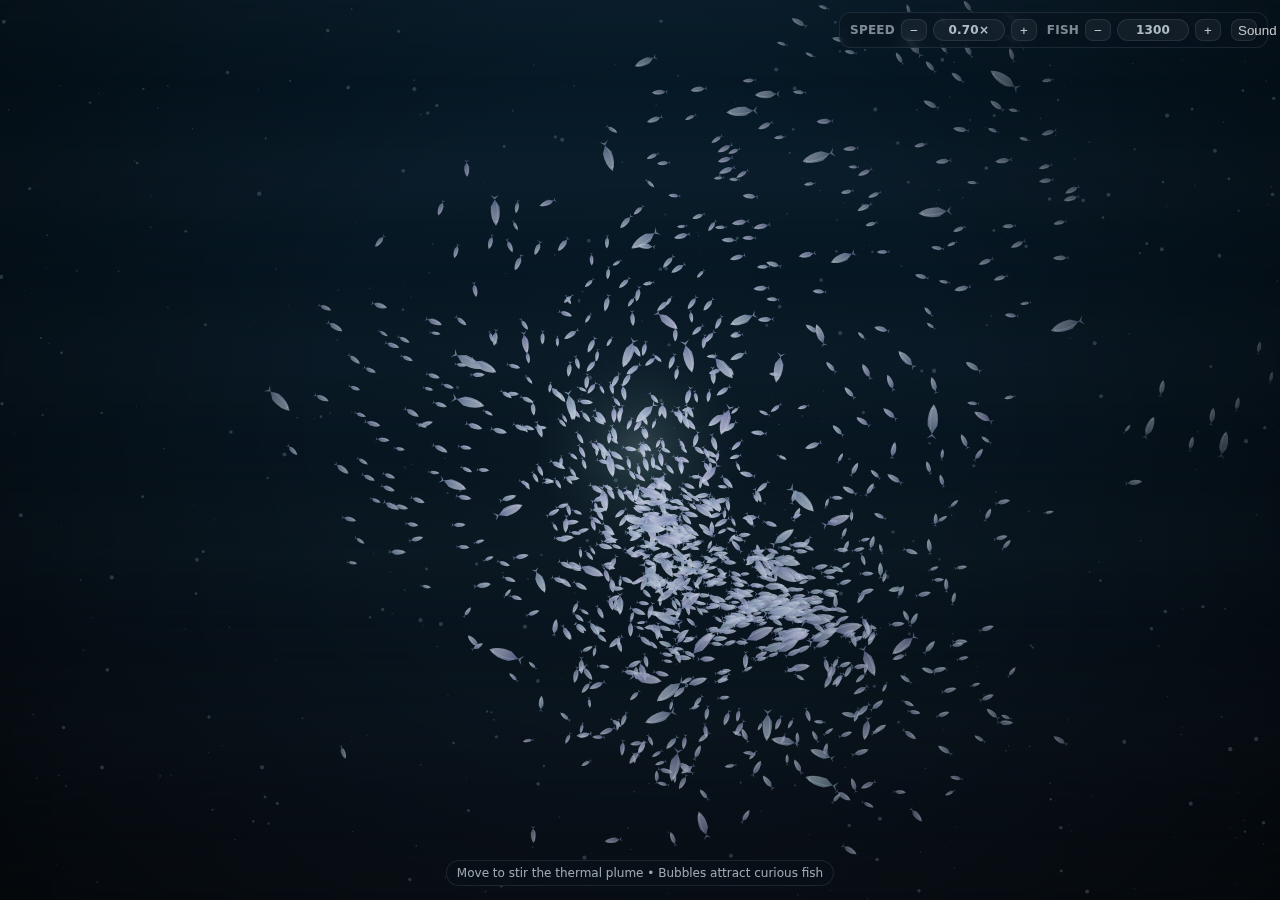
<file: index_old.html>
<!doctype html>
<html lang="en">
<head>
<meta charset="utf-8" />
<meta name="viewport" content="width=device-width,initial-scale=1" />
<title>Thermal Plume School</title>
<style>
  html,body{margin:0;height:100%;overflow:hidden;background:#040a12;cursor:default;user-select:none}
  canvas{display:block}
  .hud{
    position:fixed; top:12px; right:12px;
    display:flex; gap:10px; align-items:center;
    padding:6px 10px;
    border-radius:12px;
    background:rgba(8,18,30,0.50);
    border:1px solid rgba(255,255,255,0.10);
    backdrop-filter:blur(10px); -webkit-backdrop-filter:blur(10px);
    color:rgba(235,245,255,0.88);
    font:12px/1 system-ui,-apple-system,Segoe UI,Roboto,Arial,sans-serif;
    letter-spacing:.2px;
    opacity:.85;
  }
  .hud .grp{display:flex; gap:6px; align-items:center}
  .hud button{
    width:26px;height:22px;border-radius:8px;
    border:1px solid rgba(255,255,255,0.10);
    background:rgba(255,255,255,0.06);
    color:rgba(255,255,255,0.90);
    cursor:pointer;
  }
  .hud button:hover{background:rgba(255,255,255,0.10)}
  .hud .pill{
    padding:4px 8px;border-radius:999px;
    border:1px solid rgba(255,255,255,0.10);
    background:rgba(255,255,255,0.06);
    min-width:54px; text-align:center;
    font-weight:700;
  }
  .hint{
    position:fixed; left:50%; bottom:14px;
    transform:translateX(-50%);
    padding:6px 10px;
    border-radius:999px;
    background:rgba(8,18,30,0.35);
    border:1px solid rgba(255,255,255,0.10);
    backdrop-filter:blur(10px); -webkit-backdrop-filter:blur(10px);
    color:rgba(235,245,255,0.72);
    font:12px/1 system-ui,-apple-system,Segoe UI,Roboto,Arial,sans-serif;
    opacity:.92;
    pointer-events:none;
    transition:opacity .8s ease;
  }
  .hint.off{opacity:0}
</style>
</head>
<body>
<canvas id="c"></canvas>

<div class="hud">
  <div class="grp">
    <span style="opacity:.7;font-weight:800;">SPEED</span>
    <button id="spdMinus" title="Speed down">−</button>
    <div class="pill" id="spdVal">1.70×</div>
    <button id="spdPlus" title="Speed up">+</button>
  </div>
  <div class="grp">
    <span style="opacity:.7;font-weight:800;">FISH</span>
    <button id="cntMinus" title="Fewer fish">−</button>
    <div class="pill" id="cntVal">900</div>
    <button id="cntPlus" title="More fish">+</button>
  </div>
  <button id="snd" title="Toggle sound (default off)">Sound</button>
</div>

<div class="hint" id="hint">Move to stir the thermal plume • Bubbles attract curious fish</div>

<script>
(() => {
  const canvas = document.getElementById('c');
  const ctx = canvas.getContext('2d', { alpha:false });

  // ---------- Utilities ----------
  const clamp = (v,a,b)=>Math.max(a,Math.min(b,v));
  const clamp01 = v=>clamp(v,0,1);
  const lerp = (a,b,t)=>a+(b-a)*t;
  const rand = (a,b)=>a+Math.random()*(b-a);

  // Cheap deterministic noise (no allocations)
  function hash2(x,y){
    const s = Math.sin(x*127.1 + y*311.7)*43758.5453123;
    return s - Math.floor(s);
  }
  function smoothstep(t){ return t*t*(3-2*t); }
  function valueNoise(x,y){
    const xi = Math.floor(x), yi = Math.floor(y);
    const xf = x - xi, yf = y - yi;
    const a = hash2(xi,yi);
    const b = hash2(xi+1,yi);
    const c = hash2(xi,yi+1);
    const d = hash2(xi+1,yi+1);
    const u = smoothstep(xf), v = smoothstep(yf);
    return lerp(lerp(a,b,u), lerp(c,d,u), v);
  }
  function fbm(x,y){
    let f=0, amp=0.5, freq=1;
    for(let i=0;i<4;i++){
      f += amp*valueNoise(x*freq,y*freq);
      amp *= 0.5; freq *= 2;
    }
    return f;
  }

  // ---------- Resize / DPR ----------
  let W=innerWidth, H=innerHeight, DPR=1;
  function resize(){
    DPR = Math.max(1, Math.min(2, window.devicePixelRatio || 1));
    W = innerWidth; H = innerHeight;
    canvas.width = Math.floor(W*DPR);
    canvas.height = Math.floor(H*DPR);
    canvas.style.width = W+'px';
    canvas.style.height = H+'px';
    ctx.setTransform(DPR,0,0,DPR,0,0);
    initSpatial();
  }
  addEventListener('resize', resize, { passive:true });

  // ---------- Pointer ----------
  const pointer = { x: W*0.5, y: H*0.5, vx:0, vy:0, lastT: performance.now() };
  addEventListener('pointermove', (e)=>{
    const now = performance.now();
    const dt = Math.max(1, now - pointer.lastT);
    const nx = e.clientX, ny = e.clientY;
    pointer.vx = (nx - pointer.x) / dt; // px/ms
    pointer.vy = (ny - pointer.y) / dt;
    pointer.x = nx; pointer.y = ny; pointer.lastT = now;
    hintTimeoutArm();
  }, { passive:true });

  // ---------- HUD ----------
  let SPEED = 0.7;                  // requested default
  let targetFishCount = 1300;       // requested default

  const spdVal = document.getElementById('spdVal');
  const cntVal = document.getElementById('cntVal');
  function updateHud(){
    spdVal.textContent = SPEED.toFixed(2)+'×';
    cntVal.textContent = String(targetFishCount);
  }
  updateHud();

  document.getElementById('spdMinus').onclick = ()=>{ SPEED = clamp(SPEED/1.12, 0.25, 4.0); updateHud(); };
  document.getElementById('spdPlus').onclick  = ()=>{ SPEED = clamp(SPEED*1.12, 0.25, 4.0); updateHud(); };

  document.getElementById('cntMinus').onclick = ()=>{ targetFishCount = clamp(targetFishCount-150, 200, 2000); updateHud(); };
  document.getElementById('cntPlus').onclick  = ()=>{ targetFishCount = clamp(targetFishCount+150, 200, 2000); updateHud(); };

  // ---------- Hint auto-hide ----------
  const hint = document.getElementById('hint');
  let hintTimer = null;
  function hintTimeoutArm(){
    hint.classList.remove('off');
    if (hintTimer) clearTimeout(hintTimer);
    hintTimer = setTimeout(()=>hint.classList.add('off'), 4500);
  }
  hintTimeoutArm();

  // ---------- Background: Marine Snow (3 layers) ----------
  const snow = [];
  function initSnow(){
    snow.length = 0;
    const layers = [
      { n: 300, z: 0.35, sp: 0.16, r: [0.5, 1.0], a: 0.10 },
      { n: 270, z: 0.65, sp: 0.28, r: [0.7, 1.5], a: 0.14 },
      { n: 190, z: 1.00, sp: 0.44, r: [1.0, 2.2], a: 0.18 }
    ];
    for (const L of layers){
      for(let i=0;i<L.n;i++){
        snow.push({
          x: Math.random()*W,
          y: Math.random()*H,
          z: L.z,
          vy: L.sp*(0.8+Math.random()*0.6),
          vx: L.sp*0.35*(Math.random()*2-1),
          r: rand(L.r[0], L.r[1]),
          a: L.a
        });
      }
    }
  }

  // ---------- Bubbles (local attractors) ----------
  const bubbles = []; // {x,y,r,life,maxLife,strength,rad,wob}
  let bubbleAcc = 0;

  function spawnBubbleCluster(x,y){
    const count = 3 + Math.floor(Math.random()*8); // 3..10
    const baseR = rand(6,12);
    for(let i=0;i<count;i++){
      bubbles.push({
        x: x + rand(-55,55),
        y: y + rand(-55,55),
        r: baseR + rand(0,8),
        life: 0,
        maxLife: rand(1400, 2600),   // ms
        strength: rand(0.75, 1.25),
        rad: rand(120, 240),
        wob: rand(0, 1000)
      });
    }
  }

  // ---------- Sound (default off; subtle) ----------
  let soundOn = false;
  let audio = null;

  function createAudio(){
    const AudioCtx = window.AudioContext || window.webkitAudioContext;
    const ac = new AudioCtx();
    const master = ac.createGain();
    master.gain.value = 0.0;

    const lp = ac.createBiquadFilter();
    lp.type = 'lowpass';
    lp.frequency.value = 2200;
    lp.Q.value = 0.7;

    master.connect(lp);
    lp.connect(ac.destination);

    // low pressure bed
    const sub = ac.createOscillator();
    sub.type = 'sine';
    sub.frequency.value = 44;
    const subG = ac.createGain();
    subG.gain.value = 0.010;
    sub.connect(subG);
    subG.connect(master);

    function bubbleTick(str=0.35){
      const t = ac.currentTime;
      const o = ac.createOscillator();
      o.type = 'sine';
      o.frequency.value = 220 + Math.random()*140;
      const g = ac.createGain();
      g.gain.value = 0.0001;
      o.connect(g);
      g.connect(master);
      const peak = 0.010 * clamp01(str);
      g.gain.setValueAtTime(0.0001, t);
      g.gain.exponentialRampToValueAtTime(peak, t + 0.02);
      g.gain.exponentialRampToValueAtTime(0.0001, t + 0.35);
      o.start(t);
      o.stop(t + 0.4);
    }

    sub.start();

    return {
      ac, master,
      enable(){
        const t = ac.currentTime;
        master.gain.cancelScheduledValues(t);
        master.gain.setValueAtTime(master.gain.value, t);
        master.gain.linearRampToValueAtTime(0.75, t + 0.6);
      },
      disable(){
        const t = ac.currentTime;
        master.gain.cancelScheduledValues(t);
        master.gain.setValueAtTime(master.gain.value, t);
        master.gain.linearRampToValueAtTime(0.0, t + 0.35);
      },
      bubbleTick
    };
  }

  document.getElementById('snd').onclick = async ()=>{
    if (!audio){
      audio = createAudio();
      try{ if (audio.ac.state !== 'running') await audio.ac.resume(); } catch {}
    }
    soundOn = !soundOn;
    document.getElementById('snd').textContent = soundOn ? 'Sound On' : 'Sound';
    if (soundOn) audio.enable(); else audio.disable();
  };

  // ---------- Spatial hashing for schooling (performance) ----------
  let cellSize = 46;
  let gridW = 0, gridH = 0, grid = null;

  function initSpatial(){
    gridW = Math.max(1, Math.ceil(W / cellSize));
    gridH = Math.max(1, Math.ceil(H / cellSize));
    grid = new Array(gridW * gridH);
    for (let i=0;i<grid.length;i++) grid[i] = [];
  }

  function gridIndex(x,y){
    const cx = clamp(Math.floor(x / cellSize), 0, gridW-1);
    const cy = clamp(Math.floor(y / cellSize), 0, gridH-1);
    return cy * gridW + cx;
  }

  function rebuildGrid(fish){
    for (let i=0;i<grid.length;i++) grid[i].length = 0;
    for (let i=0;i<fish.length;i++){
      grid[gridIndex(fish[i].x, fish[i].y)].push(i);
    }
  }

  // ---------- Fish (school-like) ----------
  const fish = [];
  function spawnFish(n){
    for(let i=0;i<n;i++){
      // "photo-ish" school: mostly small, some larger
      const isBig = Math.random() < 0.08;
      const size = isBig ? rand(4.0, 6.6) : rand(2.0, 3.4);
      fish.push({
        x: Math.random()*W,
        y: Math.random()*H,
        vx: rand(-0.25,0.25),
        vy: rand(-0.25,0.25),
        size,
        bubbleAffinity: Math.random(),       // <0.46 participates ~46%
        hueSeed: Math.random(),
        wander: rand(0.7, 1.3),
        phase: rand(0, 1000),
        breakout: 0
      });
    }
  }

  function reconcileFishCount(){
    const diff = targetFishCount - fish.length;
    if (diff > 0) spawnFish(Math.min(diff, 60));
    else if (diff < 0) fish.splice(Math.max(0, fish.length + diff), Math.min(-diff, 60));
  }

  // ---------- Background (ocean) ----------
  function drawBackground(t){
    // Base vertical gradient
    const g0 = ctx.createLinearGradient(0, 0, 0, H);
    g0.addColorStop(0.00, '#061a28');
    g0.addColorStop(0.45, '#04121d');
    g0.addColorStop(1.00, '#02070e');
    ctx.fillStyle = g0;
    ctx.fillRect(0,0,W,H);

    // Soft thermocline bands
    ctx.save();
    ctx.globalCompositeOperation = 'screen';
    ctx.globalAlpha = 0.18;
    const bandN = 6;
    for(let i=0;i<bandN;i++){
      const y = (i/(bandN-1))*H;
      const drift = Math.sin(t*0.00012 + i*1.7) * 38;
      const thick = 180 + i*55;
      const gy = ctx.createLinearGradient(0, y - thick*0.5, 0, y + thick*0.5);
      gy.addColorStop(0, 'rgba(0,0,0,0)');
      gy.addColorStop(0.5, `rgba(155,210,245,${0.20 + i*0.02})`);
      gy.addColorStop(1, 'rgba(0,0,0,0)');
      ctx.filter = `blur(${14 + i*4}px)`;
      ctx.fillStyle = gy;
      ctx.fillRect(-60 + drift, y - thick*0.5, W + 120, thick);
    }
    ctx.filter = 'none';
    ctx.restore();

    // Vignette
    ctx.save();
    ctx.globalCompositeOperation = 'multiply';
    const vg = ctx.createRadialGradient(W*0.5, H*0.45, Math.min(W,H)*0.35,
                                        W*0.5, H*0.45, Math.max(W,H)*0.78);
    vg.addColorStop(0, 'rgba(0,0,0,0)');
    vg.addColorStop(1, 'rgba(0,0,0,0.72)');
    ctx.fillStyle = vg;
    ctx.fillRect(0,0,W,H);
    ctx.restore();

    // Local haze near plume (subtle)
    const gx = pointer.x, gy = pointer.y;
    ctx.save();
    ctx.globalCompositeOperation = 'screen';
    ctx.globalAlpha = 0.12;
    const haze = ctx.createRadialGradient(gx, gy, 10, gx, gy, 360);
    haze.addColorStop(0, 'rgba(190,240,255,0.24)');
    haze.addColorStop(0.25, 'rgba(170,235,255,0.09)');
    haze.addColorStop(1, 'rgba(0,0,0,0)');
    ctx.fillStyle = haze;
    ctx.beginPath();
    ctx.arc(gx, gy, 360, 0, Math.PI*2);
    ctx.fill();
    ctx.restore();
  }

  function drawSnow(t){
    for (const s of snow){
      // global current + tiny local plume disturbance
      const dx = s.x - pointer.x, dy = s.y - pointer.y;
      const d = Math.hypot(dx,dy);
      const plume = Math.exp(-d/260);
      const disturb = plume*0.20;

      s.x += (0.10 + s.vx)*s.z + (pointer.vx*26)*disturb*s.z;
      s.y += (0.18 + s.vy)*s.z + (pointer.vy*26)*disturb*s.z;

      // wobble
      s.x += Math.sin(t*0.0007 + s.y*0.01)*0.10*s.z;

      if (s.x < -20) s.x = W + 20;
      if (s.x > W + 20) s.x = -20;
      if (s.y < -20) s.y = H + 20;
      if (s.y > H + 20) s.y = -20;

      ctx.globalAlpha = s.a;
      ctx.fillStyle = 'rgba(200,240,255,1)';
      ctx.beginPath();
      ctx.arc(s.x, s.y, s.r*s.z, 0, Math.PI*2);
      ctx.fill();
    }
    ctx.globalAlpha = 1;
  }

  function drawThermalCore(t){
    const x = pointer.x, y = pointer.y;
    ctx.save();
    ctx.globalCompositeOperation = 'screen';
    const pulse = 0.6 + 0.4*Math.sin(t*0.006);
    const rg = ctx.createRadialGradient(x,y,2,x,y,120);
    rg.addColorStop(0,'rgba(220,255,250,0.18)');
    rg.addColorStop(0.22,'rgba(195,255,245,0.10)');
    rg.addColorStop(1,'rgba(0,0,0,0)');
    ctx.fillStyle = rg;
    ctx.beginPath(); ctx.arc(x,y,120,0,Math.PI*2); ctx.fill();

    ctx.globalAlpha = 0.7;
    ctx.fillStyle = 'rgba(230,255,252,0.45)';
    ctx.beginPath(); ctx.arc(x,y, (10+6*pulse)*0.18, 0, Math.PI*2); ctx.fill();
    ctx.restore();
  }

  function drawBubbles(t, dt){
    for(let i=bubbles.length-1;i>=0;i--){
      const b = bubbles[i];
      b.life += dt;
      b.wob += dt*0.002;
      b.y -= 0.030*dt;
      b.x += Math.sin(b.wob)*0.05*dt;
      const p = clamp01(b.life / b.maxLife);
      const a = (1-p)*0.40;
      const rr = b.r*(0.75 + 0.25*(1-p));

      ctx.save();
      ctx.globalCompositeOperation = 'screen';
      ctx.globalAlpha = a;
      ctx.strokeStyle = 'rgba(190,235,255,0.55)';
      ctx.lineWidth = 1;
      ctx.beginPath();
      ctx.arc(b.x, b.y, rr, 0, Math.PI*2);
      ctx.stroke();
      ctx.restore();

      if (b.life >= b.maxLife) bubbles.splice(i,1);
    }
  }

  // More "photo-like" fish: tapered body + specular highlight
  function drawFish(f){
    const dx = f.x - pointer.x, dy = f.y - pointer.y;
    const d = Math.hypot(dx,dy);
    const near = 1 - Math.min(1, d / (Math.min(W,H)*0.75));
    const spd = Math.hypot(f.vx,f.vy);

    // Silvery school look: mostly desaturated, brighter when close/fast
    const hue = 195 + f.hueSeed*18 + Math.min(18, spd*10);
    const sat = lerp(6, 28, Math.pow(near,0.9));
    const lit = lerp(48, 76, Math.pow(near,0.85));
    const alpha = lerp(0.25, 0.95, Math.pow(near,0.65));

    const ang = Math.atan2(f.vy, f.vx);
    const s = f.size;

    ctx.save();
    ctx.translate(f.x, f.y);
    ctx.rotate(ang);

    // body gradient (dark back -> bright belly)
    const bodyGrad = ctx.createLinearGradient(-s*2.2, -s*0.6, s*2.0, s*0.8);
    bodyGrad.addColorStop(0, `hsla(${hue},${sat}%,${lit-16}%,${alpha})`);
    bodyGrad.addColorStop(0.55, `hsla(${hue},${sat}%,${lit}%,${alpha})`);
    bodyGrad.addColorStop(1, `hsla(${hue},${sat}%,${lit+8}%,${alpha})`);

    // tapered body path
    ctx.fillStyle = bodyGrad;
    ctx.beginPath();
    ctx.moveTo(s*2.2, 0);                 // nose
    ctx.quadraticCurveTo(s*1.0, -s*0.95, -s*1.1, -s*0.75);
    ctx.quadraticCurveTo(-s*2.1, -s*0.15, -s*2.4, 0);
    ctx.quadraticCurveTo(-s*2.1,  s*0.15, -s*1.1,  s*0.75);
    ctx.quadraticCurveTo(s*1.0,  s*0.95, s*2.2, 0);
    ctx.closePath();
    ctx.fill();

    // fork tail
    ctx.fillStyle = `hsla(${hue},${sat}%,${lit-8}%,${alpha*0.95})`;
    ctx.beginPath();
    ctx.moveTo(-s*2.35, 0);
    ctx.lineTo(-s*3.15, -s*0.75);
    ctx.lineTo(-s*2.75, 0);
    ctx.lineTo(-s*3.15,  s*0.75);
    ctx.closePath();
    ctx.fill();

    // specular highlight
    ctx.globalCompositeOperation = 'screen';
    ctx.globalAlpha = alpha*0.22;
    ctx.strokeStyle = 'rgba(240,250,255,1)';
    ctx.lineWidth = Math.max(1, s*0.12);
    ctx.beginPath();
    ctx.moveTo(s*1.5, -s*0.25);
    ctx.quadraticCurveTo(0, -s*0.55, -s*1.8, -s*0.25);
    ctx.stroke();
    ctx.globalCompositeOperation = 'source-over';

    // subtle eye
    if (s > 3.6){
      ctx.globalAlpha = alpha*0.7;
      ctx.fillStyle = 'rgba(255,255,255,0.6)';
      ctx.beginPath();
      ctx.arc(s*1.55, -s*0.10, Math.max(0.8, s*0.12), 0, Math.PI*2);
      ctx.fill();
    }

    ctx.restore();
  }

  // Simulation: thermal plume + bubbles + schooling (alignment/cohesion/separation)
  function step(dt, t){
    // bubble spawn: ~1/s with jitter and slight dependence on motion
    const mv = Math.hypot(pointer.vx, pointer.vy);
    const motion01 = clamp01(mv * 60);
    const targetHz = 1.0 * (0.85 + 0.35*motion01);
    bubbleAcc += dt * (targetHz/1000);
    while (bubbleAcc >= 1.0){
      bubbleAcc -= 1.0;
      spawnBubbleCluster(pointer.x, pointer.y);
      if (soundOn && audio && Math.random() < 0.45){
        audio.bubbleTick(0.35 + 0.4*motion01);
      }
    }

    // fish count reconcile gradually
    reconcileFishCount();

    // rebuild spatial grid for neighbors
    rebuildGrid(fish);

    const speedFactor = SPEED;

    // Tuning for "school" look (not too tight near pointer)
    const alignW   = 0.55;
    const cohW     = 0.22;
    const sepW     = 1.15;

    const plumeAttractW = 0.95;     // lower than before -> less dense near pointer
    const plumeRiseW    = 0.38;
    const plumeShearW   = 0.50;

    const baseDrag = 0.92;
    const accel = 0.090;
    const stepK = 0.090;

    for (let i=0;i<fish.length;i++){
      const f = fish[i];

      // occasional breakout (prevents stable orbit)
      if (f.breakout > 0) f.breakout -= dt;
      else if (Math.random() < 0.0016) f.breakout = rand(500, 1400);

      // gather neighbors (cap to keep perf stable)
      const cx = clamp(Math.floor(f.x / cellSize), 0, gridW-1);
      const cy = clamp(Math.floor(f.y / cellSize), 0, gridH-1);
      let count = 0;

      let ax=0, ay=0;
      let avx=0, avy=0;
      let cox=0, coy=0;
      let sepX=0, sepY=0;

      for (let oy=-1; oy<=1; oy++){
        const yy = cy + oy;
        if (yy < 0 || yy >= gridH) continue;
        for (let ox=-1; ox<=1; ox++){
          const xx = cx + ox;
          if (xx < 0 || xx >= gridW) continue;
          const cell = grid[yy*gridW + xx];
          for (let k=0; k<cell.length; k++){
            const j = cell[k];
            if (j === i) continue;
            const o = fish[j];
            const dx = o.x - f.x;
            const dy = o.y - f.y;
            const d2 = dx*dx + dy*dy;
            if (d2 > 60*60) continue; // neighbor radius
            const d = Math.sqrt(d2) + 1e-6;

            avx += o.vx; avy += o.vy;           // alignment
            cox += o.x;  coy += o.y;            // cohesion

            // separation (stronger close)
            const sepRad = (f.size > 3.6 ? 30 : 22);
            if (d < sepRad){
              const push = (sepRad - d) / sepRad;
              sepX -= (dx/d) * push;
              sepY -= (dy/d) * push;
            }

            count++;
            if (count >= 18) break;
          }
          if (count >= 18) break;
        }
        if (count >= 18) break;
      }

      // schooling forces
      if (count > 0){
        const inv = 1 / count;
        // alignment: steer toward average heading
        const mvx = avx*inv, mvy = avy*inv;
        ax += (mvx - f.vx) * alignW;
        ay += (mvy - f.vy) * alignW;

        // cohesion: steer toward center of mass (very mild)
        const mx = cox*inv, my = coy*inv;
        ax += (mx - f.x) * 0.0009 * cohW;
        ay += (my - f.y) * 0.0009 * cohW;

        // separation
        ax += sepX * sepW;
        ay += sepY * sepW;
      }

      // thermal plume field
      const pdx = pointer.x - f.x;
      const pdy = pointer.y - f.y;
      const dist = Math.max(1, Math.hypot(pdx,pdy));
      const ux = pdx/dist, uy = pdy/dist;
      const heat = Math.exp(-dist/260);

      // attraction (reduced near core to avoid dense packing)
      ax += ux * heat * plumeAttractW;
      ay += uy * heat * plumeAttractW;

      // rise direction follows slight bias to "up" plus mouse motion
      const driftX = lerp(0, clamp(pointer.vx*140, -1, 1), 0.35);
      const driftY = lerp(-1, clamp(pointer.vy*140, -1, 1), 0.25);
      ax += driftX * heat * plumeRiseW;
      ay += driftY * heat * plumeRiseW;

      // shear to create swirling school shape, not a ring
      const tangX = -uy, tangY = ux;
      const n = fbm((f.x*0.004) + t*0.00007, (f.y*0.004) + t*0.00005);
      const shear = (n - 0.5) * plumeShearW;
      ax += tangX * heat * shear;
      ay += tangY * heat * shear;

      // random micro-wander (keeps it organic / less dense)
      f.phase += dt * 0.002;
      const wig = (Math.sin(f.phase + f.hueSeed*6.28) + (n-0.5)) * 0.18 * f.wander;
      ax += wig;
      ay += -wig*0.6;

      // breakout: temporary tangential push
      if (f.breakout > 0){
        const p = f.breakout / 1400;
        ax += tangX * 0.35 * p;
        ay += tangY * 0.35 * p;
      }

      // bubble attraction for ~46% fish (your 35–50% target)
      if (f.bubbleAffinity < 0.46 && bubbles.length){
        let bxSum = 0, bySum = 0, bCount = 0;
        for (let bi=0; bi<bubbles.length; bi++){
          const b = bubbles[bi];
          const bdx = b.x - f.x;
          const bdy = b.y - f.y;
          const bd = Math.hypot(bdx,bdy);
          if (bd < b.rad){
            const p = clamp01(b.life / b.maxLife);
            const w = (1 - p) * b.strength * (1 - bd / b.rad);
            bxSum += (bdx/(bd+1))*w;
            bySum += (bdy/(bd+1))*w;
            bCount++;
          }
          if (bCount >= 3) break;
        }
        if (bCount){
          ax += bxSum * 0.80;
          ay += bySum * 0.80;
        }
      }

      // extra anti-clumping near pointer core: push outward if too close
      if (dist < 60){
        const push = (60 - dist) / 60;
        ax -= ux * 1.8 * push;
        ay -= uy * 1.8 * push;
      }

      // apply velocity with damping
      const drag = baseDrag + (f.size > 3.6 ? 0.00 : 0.02);
      f.vx = (f.vx + ax * dt * accel * speedFactor) * drag;
      f.vy = (f.vy + ay * dt * accel * speedFactor) * drag;

      // clamp speed
      const v = Math.hypot(f.vx,f.vy) || 1;
      const vmax = (f.size > 3.6 ? 16 : 13) * speedFactor;
      if (v > vmax){
        f.vx = (f.vx/v)*vmax;
        f.vy = (f.vy/v)*vmax;
      }

      // integrate
      f.x += f.vx * dt * stepK;
      f.y += f.vy * dt * stepK;

      // wrap
      if (f.x < -60) f.x = W + 60;
      else if (f.x > W + 60) f.x = -60;
      if (f.y < -60) f.y = H + 60;
      else if (f.y > H + 60) f.y = -60;
    }
  }

  // ---------- Main loop ----------
  let lastT = performance.now();
  function frame(){
    const t = performance.now();
    const dt = Math.min(50, t - lastT);
    lastT = t;

    drawBackground(t);
    drawSnow(t);
    drawThermalCore(t);

    step(dt, t);
    drawBubbles(t, dt);

    // draw: small then big fish for depth
    for (let pass=0; pass<2; pass++){
      for (const f of fish){
        const isBig = f.size > 3.6;
        if ((pass===0 && !isBig) || (pass===1 && isBig)){
          drawFish(f);
        }
      }
    }

    requestAnimationFrame(frame);
  }

  // ---------- Boot ----------
  resize();
  initSnow();
  initSpatial();
  // spawn fish AFTER spatial init
  fish.length = 0;
  spawnFish(targetFishCount);
  requestAnimationFrame(frame);
})();
</script>
</body>
</html>
</file>
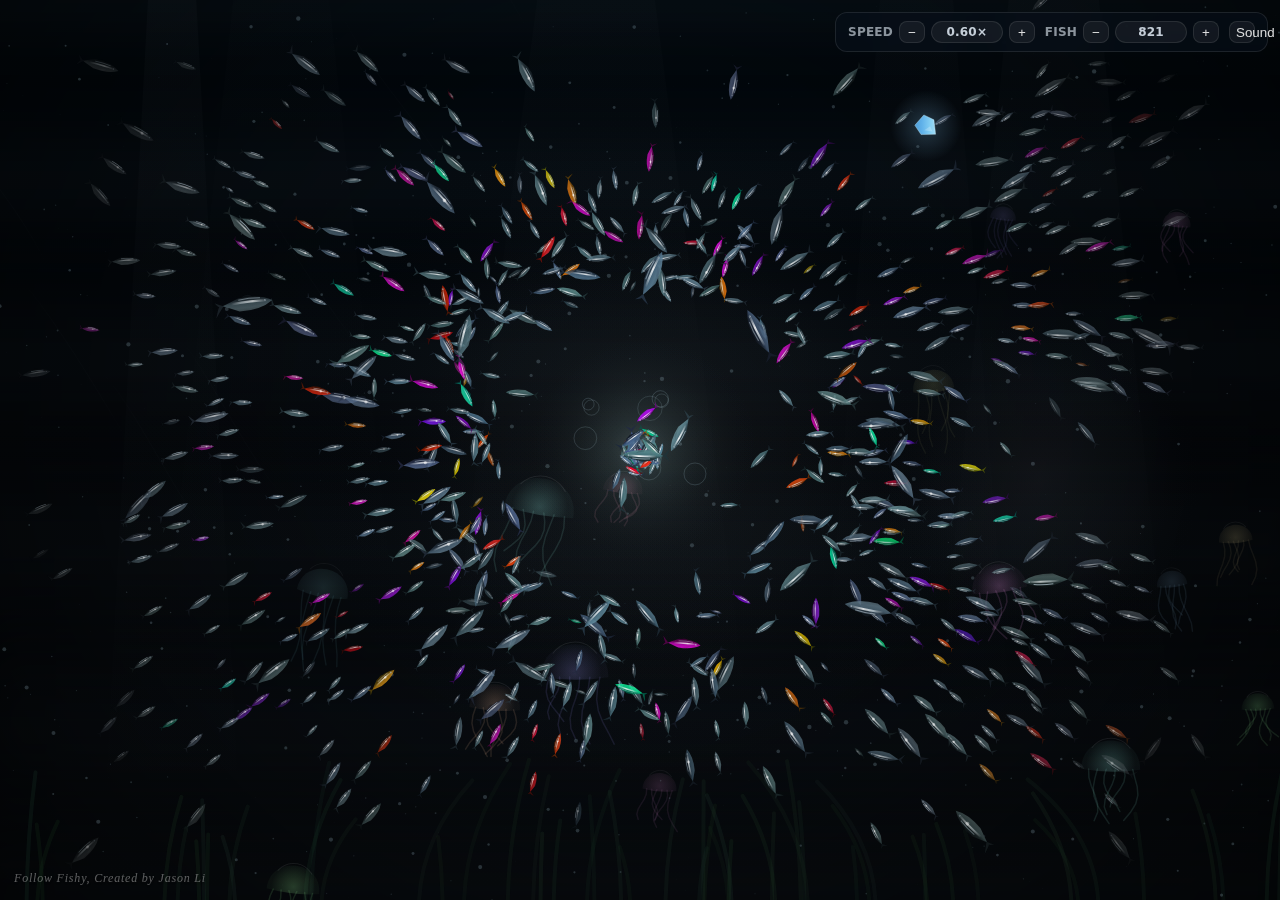
<file: school_of_fish.html>
<!doctype html>
<html lang="en">

<head>
  <meta charset="utf-8" />
  <meta name="viewport" content="width=device-width,initial-scale=1" />
  <link rel="icon"
    href="[data-uri]">
  <title>Deep Ocean School — Enhanced</title>
  <style>
    html,
    body {
      margin: 0;
      height: 100%;
      overflow: hidden;
      background: #040a12;
      cursor: default;
      user-select: none
    }

    canvas {
      display: block
    }

    .hud {
      position: fixed;
      top: 10px;
      right: 10px;
      left: 10px;
      display: flex;
      justify-content: space-between;
      gap: 8px;
      align-items: center;
      padding: 8px 12px;
      border-radius: 12px;
      background: rgba(8, 18, 30, 0.45);
      border: 1px solid rgba(255, 255, 255, 0.10);
      backdrop-filter: blur(12px);
      -webkit-backdrop-filter: blur(12px);
      color: rgba(235, 245, 255, 0.88);
      font: 11px/1 system-ui, -apple-system, Segoe UI, Roboto, Arial, sans-serif;
      letter-spacing: .2px;
      opacity: .95;
      z-index: 10;
    }

    @media (min-width: 600px) {
      .hud {
        left: auto;
        top: 12px;
        right: 12px;
        width: auto;
        font-size: 12px;
        gap: 10px;
      }
    }

    /* Mobile specific tight packing */
    @media (max-width: 599px) {
      .hud {
        padding: 6px 8px;
        gap: 4px;
      }

      .hud .grp {
        gap: 4px;
      }

      .hud .pill {
        min-width: 46px;
        padding: 3px 6px;
      }

      .hud button {
        width: 24px;
        height: 20px;
      }
    }


    .hud .grp {
      display: flex;
      gap: 6px;
      align-items: center
    }

    .hud button {
      width: 26px;
      height: 22px;
      border-radius: 8px;
      border: 1px solid rgba(255, 255, 255, 0.10);
      background: rgba(255, 255, 255, 0.06);
      color: rgba(255, 255, 255, 0.90);
      cursor: pointer;
    }

    .hud button:hover {
      background: rgba(255, 255, 255, 0.10)
    }

    .hud .pill {
      padding: 4px 8px;
      border-radius: 999px;
      border: 1px solid rgba(255, 255, 255, 0.10);
      background: rgba(255, 255, 255, 0.06);
      min-width: 54px;
      text-align: center;
      font-weight: 700;
    }

    .hint {
      position: fixed;
      left: 50%;
      bottom: 34px;
      /* Increased to avoid watermark on mobile */
      width: 80%;
      max-width: 320px;
      text-align: center;
      transform: translateX(-50%);
      padding: 10px 14px;
      border-radius: 18px;
      background: rgba(8, 18, 30, 0.45);
      border: 1px solid rgba(255, 255, 255, 0.12);
      backdrop-filter: blur(12px);
      -webkit-backdrop-filter: blur(12px);
      color: rgba(235, 245, 255, 0.85);
      /* Slightly clearer */
      font: 11px/1.4 system-ui, -apple-system, Segoe UI, Roboto, Arial, sans-serif;
      opacity: .92;
      pointer-events: none;
      transition: opacity .8s ease;
      z-index: 10;
    }


    @media (min-width: 600px) {
      .hint {
        bottom: 14px;
        width: auto;
        font-size: 12px;
        padding: 6px 10px;
        border-radius: 999px;
      }
    }


    .hint.off {
      opacity: 0
    }

    .watermark {
      position: fixed;
      left: 50%;
      bottom: 10px;
      transform: translateX(-50%);
      color: rgba(255, 255, 255, 0.45);
      /* Increased clarity */
      font: italic 11px serif;
      pointer-events: none;
      z-index: 5;
      letter-spacing: 0.8px;
      white-space: nowrap;
      text-shadow: 0 1px 2px rgba(0, 0, 0, 0.3);
    }

    @media (min-width: 600px) {
      .watermark {
        left: 14px;
        bottom: 14px;
        transform: none;
        font-size: 12px;
        color: rgba(255, 255, 255, 0.35);
      }
    }
  </style>
</head>

<body>

  <canvas id="c"></canvas>

  <div class="hud">
    <div class="grp">
      <span style="opacity:.7;font-weight:800;">SPEED</span>
      <button id="spdMinus" title="Speed down">−</button>
      <div class="pill" id="spdVal">0.60×</div>
      <button id="spdPlus" title="Speed up">+</button>
    </div>
    <div class="grp">
      <span style="opacity:.7;font-weight:800;">FISH</span>
      <button id="cntMinus" title="Fewer fish">−</button>
      <div class="pill" id="cntVal">800</div>
      <button id="cntPlus" title="More fish">+</button>
    </div>
    <button id="snd" title="Toggle sound (default off)">Sound</button>
  </div>


  <div class="hint" id="hint">Move to lead the school • Tap fish to play • Collect ⭐💎</div>
  <div class="watermark">Follow Fishy, Created by Jason Li</div>

  <script>
    (() => {
      const canvas = document.getElementById('c');
      const ctx = canvas.getContext('2d', { alpha: false });

      // ---------- Utilities ----------
      const clamp = (v, a, b) => Math.max(a, Math.min(b, v));
      const clamp01 = v => clamp(v, 0, 1);
      const lerp = (a, b, t) => a + (b - a) * t;
      const rand = (a, b) => a + Math.random() * (b - a);
      const randInt = (a, b) => Math.floor(rand(a, b + 1));
      const easeOut = t => 1 - Math.pow(1 - t, 3);
      const easeInOut = t => t < 0.5 ? 4 * t * t * t : 1 - Math.pow(-2 * t + 2, 3) / 2;

      // Cheap deterministic noise
      function hash2(x, y) {
        const s = Math.sin(x * 127.1 + y * 311.7) * 43758.5453123;
        return s - Math.floor(s);
      }
      function smoothstep(t) { return t * t * (3 - 2 * t); }
      function valueNoise(x, y) {
        const xi = Math.floor(x), yi = Math.floor(y);
        const xf = x - xi, yf = y - yi;
        const a = hash2(xi, yi), b = hash2(xi + 1, yi);
        const c = hash2(xi, yi + 1), d = hash2(xi + 1, yi + 1);
        const u = smoothstep(xf), v = smoothstep(yf);
        return lerp(lerp(a, b, u), lerp(c, d, u), v);
      }
      function fbm(x, y) {
        let f = 0, amp = 0.5, freq = 1;
        for (let i = 0; i < 4; i++) {
          f += amp * valueNoise(x * freq, y * freq);
          amp *= 0.5; freq *= 2;
        }
        return f;
      }

      let W = window.innerWidth, H = window.innerHeight, DPR = 1, VIEW_SCALE = 1;
      const world = {
        time: 0,
        dayCycle: 0, // 0: night, 0.5: day, 1: night
        daySpeed: 0.0001,
        lighting: 1.0,
        autonomousMode: 0, // 0 = following mouse, 1 = autonomous schooling
        followingMegafauna: null
      };


      const seagrass = [];
      function initSeagrass() {
        seagrass.length = 0;
        const count = Math.floor(W / 25);
        for (let i = 0; i < count; i++) {
          seagrass.push({
            x: rand(0, W),
            y: H + 10,
            len: rand(60, 160),
            angle: 0,
            tipX: 0, tipY: 0,
            vx: 0,
            phase: rand(0, Math.PI * 2),
            color: `hsla(${140 + rand(-15, 15)}, ${25 + rand(0, 15)}%, ${15 + rand(0, 10)}%, 1)`
          });
        }
      }

      function updateSeagrass(dt, t) {
        for (const g of seagrass) {
          // Natural sway
          const sway = Math.sin(t * 0.001 + g.phase) * 0.15;
          // Return to center force
          g.vx += (-g.angle + sway) * 0.002 * dt;
          g.vx *= Math.pow(0.92, dt / 16);
          g.angle += g.vx;
          g.tipX = g.x + Math.sin(g.angle) * g.len;
          g.tipY = g.y - Math.cos(g.angle) * g.len;
        }
      }

      function drawSeagrass() {
        ctx.save();
        ctx.globalAlpha = world.lighting * 0.8;
        for (const g of seagrass) {
          ctx.strokeStyle = g.color;
          ctx.lineWidth = 4;
          ctx.lineCap = 'round';
          ctx.beginPath();
          ctx.moveTo(g.x, g.y);
          ctx.quadraticCurveTo(g.x, g.y - g.len * 0.5, g.tipX, g.tipY);
          ctx.stroke();
        }
        ctx.restore();
      }



      function resize() {
        DPR = Math.max(1, Math.min(2, window.devicePixelRatio || 1));
        W = innerWidth; H = innerHeight;

        // Dynamic view scale for narrow screens
        VIEW_SCALE = W < 600 ? lerp(1.2, 1.0, clamp01((W - 320) / 280)) : 1.0;

        canvas.width = Math.floor(W * DPR);
        canvas.height = Math.floor(H * DPR);
        canvas.style.width = W + 'px';
        canvas.style.height = H + 'px';
        ctx.setTransform(DPR, 0, 0, DPR, 0, 0);

        // Safe re-initialization of pointer if it's the first time
        if (pointer && (isNaN(pointer.x) || pointer.x === 0)) {
          pointer.x = W * 0.5;
          pointer.y = H * 0.5;
          pointOfInterest.x = pointer.x;
          pointOfInterest.y = pointer.y;
        }

        // Re-calculate density if needed
        const screenArea = (W * H) / (1920 * 1080);
        const baseCount = isMobile ? 400 : 800;
        targetFishCount = Math.floor(baseCount * Math.sqrt(screenArea + 0.5));
        targetFishCount = clamp(targetFishCount, isMobile ? 300 : 500, 2000);
        updateHud();

        initSpatial();
        initJellyfish();
      }


      addEventListener('resize', resize, { passive: true });

      // ---------- Pointer ----------
      const pointer = { x: window.innerWidth * 0.5, y: window.innerHeight * 0.5, vx: 0, vy: 0, lastT: performance.now(), idle: 0 };
      const pointOfInterest = { x: window.innerWidth * 0.5, y: window.innerHeight * 0.5 };
      let lastPointerMove = performance.now();
      let lastClickT = 0;



      addEventListener('pointermove', (e) => {
        const now = performance.now();
        const dt = Math.max(1, now - pointer.lastT);
        const nx = e.clientX, ny = e.clientY;

        // Reset idle if mouse actually moved significantly (5.0px threshold to avoid sensor jitter)
        if (Math.hypot(nx - pointer.x, ny - pointer.y) > 5.0) {
          pointer.idle = 0;
          lastPointerMove = now;
        }



        pointer.vx = (nx - pointer.x) / dt;
        pointer.vy = (ny - pointer.y) / dt;
        pointer.x = nx; pointer.y = ny; pointer.lastT = now;
        hintTimeoutArm();
      }, { passive: true });


      // ---------- Pointer Click Interaction ----------
      const collectibles = [];
      const fishFryGroups = [];
      const collectionNotifications = [];

      addEventListener('pointerdown', (e) => {
        const now = performance.now();
        const cx = e.clientX, cy = e.clientY;

        // --- Double Click Detection for Flash Expansion ---
        if (now - lastClickT < 400) {

          triggerFlashExpansion(cx, cy);
          lastClickT = 0; // reset
          return;
        }
        lastClickT = now;



        pointer.idle = 0;
        lastPointerMove = now;

        // Hit-test collectibles first (top interactive layer)
        for (let i = collectibles.length - 1; i >= 0; i--) {
          const c = collectibles[i];
          if (c.collected) continue;
          if (Math.hypot(cx - c.x, cy - c.y) < 36) { collectItem(c); return; }
        }
        // Hit-test fish
        let hitFish = null, hitDist = Infinity;
        for (const f of fish) {
          const d = Math.hypot(cx - f.x, cy - f.y);
          const hr = f.size * (f.depthScale || 1) * 3.2;
          if (d < hr && d < hitDist) { hitDist = d; hitFish = f; }
        }
        if (hitFish && !hitFish.response) triggerFishResponse(hitFish, cx, cy);
        else triggerLocalScatter(cx, cy);

        // Click sound for every interaction
        if (soundOn && audio) audio.bubbleTick(0.25);
      });

      // ---------- Fish Response System (Direction A) ----------
      const FISH_RESPONSES = ['burst', 'spin', 'shimmer', 'bubbles', 'colorflash'];

      function triggerFishResponse(f, clickX, clickY) {
        const type = FISH_RESPONSES[Math.floor(Math.random() * FISH_RESPONSES.length)];
        const durations = { burst: 620, spin: 540, shimmer: 370, bubbles: 430, colorflash: 480 };
        f.response = { type, startTime: performance.now(), duration: durations[type] };
        if (type === 'burst') {
          const dx = f.x - clickX, dy = f.y - clickY, d = Math.hypot(dx, dy) || 1;
          f.vx += (dx / d) * 14; f.vy += (dy / d) * 14;
          f.heading = Math.atan2(f.vy, f.vx); // snap heading to kick direction
          spawnBubbleCluster(f.x, f.y);
        } else if (type === 'bubbles') {
          spawnBubbleCluster(f.x, f.y);
        }
        if (soundOn && audio) audio.bubbleTick(type === 'burst' ? 0.55 : type === 'bubbles' ? 0.3 : 0.18);
      }

      function triggerLocalScatter(clickX, clickY) {
        const sr = 135;
        for (const f of fish) {
          const dx = f.x - clickX, dy = f.y - clickY, d = Math.hypot(dx, dy);
          if (d < sr && d > 0.5) {
            const force = ((sr - d) / sr) * 5;
            f.vx += (dx / d) * force; f.vy += (dy / d) * force;
            f.heading = Math.atan2(f.vy, f.vx); // snap heading to kick direction
          }
        }
        spawnBubbleCluster(clickX, clickY);
      }

      function triggerFlashExpansion(cx, cy) {
        // Flash Expansion: Large-scale repulsion
        const sr = Math.min(W, H) * 0.6;
        for (const f of fish) {
          const dx = f.x - cx, dy = f.y - cy, d = Math.hypot(dx, dy);
          if (d < sr && d > 0.5) {
            const p = (sr - d) / sr;
            const force = p * 18;
            // Overdrive max speed and suppress attraction temporarily
            f.expansionBoost = 4.5; // Aggressive boost
            f.suppressAttraction = 2000 + Math.random() * 800; // 2s - 2.8s suppression
            // Immediate heading update for visual snap
            f.heading = Math.atan2(f.vy, f.vx);
            f.response = { type: 'shimmer', startTime: performance.now(), duration: 2000 };
          }
        }

        console.log("%c EXTRA-AGGERATED FLASH EXPANSION! %c", "background: #f00; color: #fff; font-size: 14px; font-weight: bold;", "");

        // --- Visual Shockwave ---
        events.flashTimer = 800; // Screen flash
        events.active.push({
          type: EVENT_TYPES.PRESSURE_WAVE,
          x: cx, y: cy,
          dx: 0, dy: 0,
          speed: 0,
          radius: Math.max(W, H) * 1.5, // Covers everything
          strength: 40.0, // Massive scatter force
          life: 0, maxLife: 1500,
          riseTime: 30, fadeTime: 1400,
          compressionPhase: 0,
          intensity: 1.0
        });

        spawnBubbleCluster(cx, cy);

        if (soundOn && audio) {
          // Low frequency "thump" via bubbleTick with lower pitch/tone if possible
          audio.bubbleTick(0.9);
          audio.splashTick(1.0);
        }
      }
      // ---------- HUD ----------
      const isMobile = /Android|webOS|iPhone|iPad|iPod|BlackBerry|IEMobile|Opera Mini/i.test(navigator.userAgent);
      let SPEED = isMobile ? 0.25 : 0.6;
      let targetFishCount = isMobile ? 350 : 800;

      const spdVal = document.getElementById('spdVal');
      const cntVal = document.getElementById('cntVal');

      function updateHud() {
        spdVal.textContent = SPEED.toFixed(2) + '×';
        cntVal.textContent = String(targetFishCount);
      }

      updateHud();

      document.getElementById('spdMinus').onclick = () => { SPEED = clamp(SPEED / 1.12, 0.25, 4.0); updateHud(); };
      document.getElementById('spdPlus').onclick = () => { SPEED = clamp(SPEED * 1.12, 0.25, 4.0); updateHud(); };
      document.getElementById('cntMinus').onclick = () => { targetFishCount = clamp(targetFishCount - 150, 200, 2000); updateHud(); };
      document.getElementById('cntPlus').onclick = () => { targetFishCount = clamp(targetFishCount + 150, 200, 2000); updateHud(); };

      // ---------- Hint auto-hide ----------
      const hint = document.getElementById('hint');
      let hintTimer = null;
      function hintTimeoutArm() {
        hint.classList.remove('off');
        if (hintTimer) clearTimeout(hintTimer);
        hintTimer = setTimeout(() => hint.classList.add('off'), 4500);
      }
      hintTimeoutArm();

      // ============================================================
      // MIGRATION SYSTEM - Natural schooling behavior
      // ============================================================
      const migration = {
        // Global migration direction (slowly drifting)
        angle: Math.random() * Math.PI * 2,
        targetAngle: Math.random() * Math.PI * 2,
        strength: 0.15,

        // Breathing/pulsing of the school
        breathPhase: 0,
        breathSpeed: 0.0008,

        // Wave propagation origin (init with real window center to avoid NaN)
        waveOrigin: { x: window.innerWidth * 0.5, y: window.innerHeight * 0.5 },
        waveTime: 0,

        // Speed modulation
        speedPhase: 0,
        speedMod: 1.0,

        // School center tracking (init with real window center to avoid NaN)
        centerX: window.innerWidth * 0.5,
        centerY: window.innerHeight * 0.5,

        // Flash effect when turning
        flashIntensity: 0,
        lastAngle: 0
      };

      // Sub-schools system
      const subSchools = [];
      const NUM_SUB_SCHOOLS = 4;

      function initSubSchools() {
        subSchools.length = 0;
        for (let i = 0; i < NUM_SUB_SCHOOLS; i++) {
          subSchools.push({
            x: W * (0.25 + Math.random() * 0.5),
            y: H * (0.25 + Math.random() * 0.5),
            vx: rand(-0.3, 0.3),
            vy: rand(-0.3, 0.3),
            radius: rand(150, 300),
            strength: rand(0.3, 0.6),
            phase: rand(0, Math.PI * 2)
          });
        }
      }

      function updateMigration(dt, t) {
        // Slowly drift migration direction
        if (Math.random() < 0.001) {
          migration.targetAngle = Math.random() * Math.PI * 2;
        }

        // Smooth angle transition
        let angleDiff = migration.targetAngle - migration.angle;
        while (angleDiff > Math.PI) angleDiff -= Math.PI * 2;
        while (angleDiff < -Math.PI) angleDiff += Math.PI * 2;
        migration.angle += angleDiff * 0.002 * dt * 0.06;

        // Detect turning for flash effect
        const angleChange = Math.abs(angleDiff);
        if (angleChange > 0.3) {
          migration.flashIntensity = Math.min(1, migration.flashIntensity + dt * 0.002);
        } else {
          migration.flashIntensity *= 0.98;
        }

        // Breathing phase
        migration.breathPhase += migration.breathSpeed * dt;

        // Speed modulation - organic rhythm
        migration.speedPhase += dt * 0.0003;
        migration.speedMod = 0.7 + 0.3 * Math.sin(migration.speedPhase) +
          0.15 * Math.sin(migration.speedPhase * 2.3) +
          0.1 * Math.sin(migration.speedPhase * 0.7);

        // Wave propagation
        migration.waveTime += dt * 0.002;

        // Calculate school center
        if (fish.length > 0) {
          let cx = 0, cy = 0;
          for (const f of fish) {
            cx += f.x;
            cy += f.y;
          }

          const targetCX = cx / fish.length;
          if (!isNaN(targetCX)) migration.centerX = lerp(migration.centerX, targetCX, 0.02);


          const targetCY = cy / fish.length;
          if (!isNaN(targetCY)) migration.centerY = lerp(migration.centerY, targetCY, 0.02);

          migration.waveOrigin.x = migration.centerX;
          migration.waveOrigin.y = migration.centerY;
        }

        // Update sub-schools
        for (const sub of subSchools) {
          sub.phase += dt * 0.001;

          // Gentle wandering
          sub.vx += (Math.random() - 0.5) * 0.02;
          sub.vy += (Math.random() - 0.5) * 0.02;
          sub.vx *= 0.99;
          sub.vy *= 0.99;

          // Follow global migration
          sub.vx += Math.cos(migration.angle) * 0.01;
          sub.vy += Math.sin(migration.angle) * 0.01;

          sub.x += sub.vx * dt * 0.05;
          sub.y += sub.vy * dt * 0.05;

          // Keep on screen
          if (sub.x < W * 0.1) sub.vx += 0.05;
          if (sub.x > W * 0.9) sub.vx -= 0.05;
          if (sub.y < H * 0.1) sub.vy += 0.05;
          if (sub.y > H * 0.9) sub.vy -= 0.05;

          // Breathing radius
          sub.radius = (180 + 80 * Math.sin(sub.phase)) * (0.8 + 0.4 * Math.sin(migration.breathPhase + sub.phase));
        }
      }

      function getMigrationForce(f, t) {
        let fx = 0, fy = 0;

        // Global migration direction - reduced to not compete with mouse
        fx += Math.cos(migration.angle) * migration.strength * 0.3;
        fy += Math.sin(migration.angle) * migration.strength * 0.3;

        // Wave propagation effect - subtle
        const distFromOrigin = Math.hypot(f.x - migration.waveOrigin.x, f.y - migration.waveOrigin.y);
        const wavePhase = distFromOrigin * 0.008 - migration.waveTime;
        const waveEffect = Math.sin(wavePhase) * 0.06;
        fx += Math.cos(migration.angle + Math.PI * 0.5) * waveEffect;
        fy += Math.sin(migration.angle + Math.PI * 0.5) * waveEffect;

        // Breathing - very subtle
        const breathEffect = Math.sin(migration.breathPhase) * 0.04;
        const toCenterX = migration.centerX - f.x;
        const toCenterY = migration.centerY - f.y;
        const distToCenter = Math.hypot(toCenterX, toCenterY) + 1;
        fx -= (toCenterX / distToCenter) * breathEffect;
        fy -= (toCenterY / distToCenter) * breathEffect;

        // Sub-school attraction - very weak, just for visual interest
        let nearestSub = null;
        let nearestDist = Infinity;
        for (const sub of subSchools) {
          const d = Math.hypot(f.x - sub.x, f.y - sub.y);
          if (d < sub.radius && d < nearestDist) {
            nearestDist = d;
            nearestSub = sub;
          }
        }
        if (nearestSub) {
          const pull = (1 - nearestDist / nearestSub.radius) * nearestSub.strength * 0.1;
          fx += (nearestSub.x - f.x) / (nearestDist + 1) * pull;
          fy += (nearestSub.y - f.y) / (nearestDist + 1) * pull;
        }

        // Edge fish - minimal independence
        const edgeFactor = Math.min(1, distToCenter / 250);
        const independence = edgeFactor * 0.05;
        fx += (Math.random() - 0.5) * independence;
        fy += (Math.random() - 0.5) * independence;

        return { fx, fy, speedMod: migration.speedMod };
      }

      // ============================================================
      // DEPTH LAYERS - Foreground and background fish groups
      // ============================================================
      function assignDepthLayer(f) {
        // 15% foreground (closer, larger, more vivid)
        // 70% midground (normal)
        // 15% background (farther, smaller, more faded)
        const r = Math.random();
        if (r < 0.15) {
          f.depthLayer = 'foreground';
          f.depthScale = rand(1.15, 1.35);
          f.depthAlpha = rand(1.0, 1.0);
        } else if (r < 0.85) {
          f.depthLayer = 'midground';
          f.depthScale = rand(0.9, 1.1);
          f.depthAlpha = rand(0.85, 1.0);
        } else {
          f.depthLayer = 'background';
          f.depthScale = rand(0.6, 0.8);
          f.depthAlpha = rand(0.4, 0.65);
        }
      }

      // ============================================================
      // MEGAFAUNA SYSTEM (Distant Large Marine Life)
      // Whales, Dolphins, Sea Turtles, Manta Rays passing in background
      // ============================================================
      const megafauna = [];
      let megafaunaTimer = 5000; // Exactly 5 seconds before first appearance

      const MEGAFAUNA_TYPES = {
        WHALE: 'whale',
        DOLPHIN: 'dolphin',
        TURTLE: 'turtle',
        MANTA: 'manta',
        WHALE_GIANT: 'whaleGiant'
      };

      function createMegafauna() {
        // 15% chance for a MASSIVE creature (half-screen size)
        const isMassive = Math.random() < 0.15;

        // Speed multiplied by 5x from original values
        const types = isMassive ? [
          // MASSIVE versions - speed x5 (original was 0.06-0.12, now 0.30-0.60)
          { type: MEGAFAUNA_TYPES.WHALE_GIANT, weight: 50, size: [1500, 2500], speed: [0.30, 0.60] },
          { type: MEGAFAUNA_TYPES.MANTA, weight: 30, size: [1200, 1800], speed: [0.40, 0.75] },
          { type: MEGAFAUNA_TYPES.WHALE, weight: 20, size: [1200, 1800], speed: [0.40, 0.70] }
        ] : [
          // Regular large versions - speed x5
          { type: MEGAFAUNA_TYPES.WHALE, weight: 25, size: [600, 1200], speed: [0.60, 1.10] },
          { type: MEGAFAUNA_TYPES.DOLPHIN, weight: 35, size: [280, 550], speed: [1.25, 2.10] },
          { type: MEGAFAUNA_TYPES.TURTLE, weight: 20, size: [220, 450], speed: [0.50, 0.90] },
          { type: MEGAFAUNA_TYPES.MANTA, weight: 20, size: [450, 900], speed: [0.70, 1.30] }
        ];

        // Weighted random selection
        const total = types.reduce((s, t) => s + t.weight, 0);
        let r = Math.random() * total;
        let selected = types[0];
        for (const t of types) {
          r -= t.weight;
          if (r <= 0) { selected = t; break; }
        }

        // Spawn from edge, move across screen
        const side = Math.random() < 0.5 ? -1 : 1;
        const startX = side < 0 ? -selected.size[1] : W + selected.size[1];
        const endX = side < 0 ? W + selected.size[1] : -selected.size[1];
        const y = rand(H * 0.15, H * 0.80);

        // Adjust speed for narrow screens to avoid "flash-by"
        const speedScale = W < H ? 0.75 : 1.0;
        const speed = rand(selected.speed[0], selected.speed[1]) * speedScale;

        // Slight vertical movement - more vertical on portrait
        const yDrift = rand(-0.3, 0.3) * (W < H ? 1.5 : 1.0);
        return {
          type: selected.type,
          x: startX,
          y: y,
          targetX: endX,
          size: rand(selected.size[0], selected.size[1]),
          speed: speed,
          direction: -side,
          yDrift: yDrift,
          phase: rand(0, Math.PI * 2),
          alpha: isMassive ? rand(0.08, 0.15) : rand(0.12, 0.22),
          depth: rand(0.3, 0.5),
          isMassive: isMassive,
          attractRadius: isMassive ? rand(500, 800) : rand(350, 550),
          attractStrength: isMassive ? rand(0.25, 0.45) : rand(0.18, 0.35)
        };
      }


      function updateMegafauna(dt) {
        // Spawn timer - frequent spawning
        megafaunaTimer -= dt;
        if (megafaunaTimer <= 0 && megafauna.length < 5) {
          megafauna.push(createMegafauna());
          megafaunaTimer = rand(3000, 8000); // Spawn every 3-8 seconds
        }

        // Update positions
        for (let i = megafauna.length - 1; i >= 0; i--) {
          const m = megafauna[i];
          m.x += m.direction * m.speed * dt * 0.06;
          m.y += m.yDrift * dt * 0.02;
          m.phase += dt * 0.003;

          // Remove when off screen
          const offScreen = m.direction > 0 ? m.x > W + m.size * 2 : m.x < -m.size * 2;
          if (offScreen) {
            megafauna.splice(i, 1);
          }
        }
      }

      function getMegafaunaForce(f) {
        let fx = 0, fy = 0;

        for (const m of megafauna) {
          const dx = m.x - f.x;
          const dy = m.y - f.y;
          const dist = Math.hypot(dx, dy);

          if (dist < m.attractRadius && dist > 30) {
            // Gentle attraction/curiosity toward the megafauna
            const falloff = 1 - (dist / m.attractRadius);
            const strength = falloff * m.attractStrength * 0.5;
            fx += (dx / dist) * strength;
            fy += (dy / dist) * strength;
          }
        }

        return { fx, fy };
      }

      function drawMegafauna(t) {
        ctx.save();

        for (const m of megafauna) {
          ctx.globalAlpha = m.alpha;

          const x = m.x;
          const y = m.y + Math.sin(m.phase) * 8; // Gentle bobbing
          const s = m.size;
          const dir = m.direction;

          ctx.save();
          ctx.translate(x, y);
          ctx.scale(dir, 1); // Flip based on direction

          // Deep blue-gray silhouette color
          const baseColor = `rgba(40, 60, 80, 1)`;
          ctx.fillStyle = baseColor;
          ctx.strokeStyle = 'rgba(60, 85, 110, 0.5)';
          ctx.lineWidth = 2;

          switch (m.type) {
            case MEGAFAUNA_TYPES.WHALE:
            case MEGAFAUNA_TYPES.WHALE_GIANT:
              drawWhale(ctx, s, t, m.phase, m.type === MEGAFAUNA_TYPES.WHALE_GIANT);
              break;
            case MEGAFAUNA_TYPES.DOLPHIN:
              drawDolphin(ctx, s, t, m.phase);
              break;
            case MEGAFAUNA_TYPES.TURTLE:
              drawTurtle(ctx, s, t, m.phase);
              break;
            case MEGAFAUNA_TYPES.MANTA:
              drawManta(ctx, s, t, m.phase);
              break;
          }

          ctx.restore();
        }

        ctx.restore();
      }

      function drawWhale(ctx, s, t, phase, isGiant = false) {
        const bodyWave = Math.sin(phase * 0.5) * 0.03;

        ctx.beginPath();
        // Main body - slightly more detailed for giant
        ctx.moveTo(s * 0.5, 0); // Nose
        ctx.quadraticCurveTo(s * 0.4, -s * 0.18, s * 0.1, -s * 0.22);
        ctx.quadraticCurveTo(-s * 0.2, -s * 0.25, -s * 0.4, -s * 0.15);
        // Tail section
        ctx.quadraticCurveTo(-s * 0.5, -s * 0.08, -s * 0.55, 0);
        // Tail flukes
        ctx.lineTo(-s * 0.7, -s * 0.15 + bodyWave * s);
        ctx.lineTo(-s * 0.6, 0);
        ctx.lineTo(-s * 0.7, s * 0.15 + bodyWave * s);
        ctx.lineTo(-s * 0.55, 0);
        // Bottom curve
        ctx.quadraticCurveTo(-s * 0.5, s * 0.08, -s * 0.4, s * 0.12);
        ctx.quadraticCurveTo(-s * 0.1, s * 0.2, s * 0.2, s * 0.15);
        ctx.quadraticCurveTo(s * 0.4, s * 0.1, s * 0.5, 0);
        ctx.closePath();
        ctx.fill();

        // Pectoral fin
        ctx.beginPath();
        ctx.moveTo(s * 0.1, s * 0.12);
        ctx.quadraticCurveTo(s * 0.05, s * 0.28, -s * 0.12, s * 0.22);
        ctx.quadraticCurveTo(-s * 0.02, s * 0.15, s * 0.08, s * 0.11);
        ctx.fill();

        // Giant whale has more details - belly grooves
        if (isGiant) {
          ctx.strokeStyle = 'rgba(30, 50, 70, 0.4)';
          ctx.lineWidth = s * 0.008;
          for (let i = 0; i < 8; i++) {
            const startX = s * 0.3 - i * s * 0.06;
            ctx.beginPath();
            ctx.moveTo(startX, s * 0.08);
            ctx.quadraticCurveTo(startX - s * 0.05, s * 0.14, startX - s * 0.1, s * 0.10);
            ctx.stroke();
          }

          // Dorsal hump
          ctx.fillStyle = 'rgba(35, 55, 75, 1)';
          ctx.beginPath();
          ctx.moveTo(-s * 0.35, -s * 0.14);
          ctx.quadraticCurveTo(-s * 0.38, -s * 0.19, -s * 0.42, -s * 0.14);
          ctx.closePath();
          ctx.fill();
        }
      }

      function drawDolphin(ctx, s, t, phase) {
        const bodyWave = Math.sin(phase * 0.8) * 0.05;

        ctx.beginPath();
        // Elongated snout
        ctx.moveTo(s * 0.55, 0);
        ctx.quadraticCurveTo(s * 0.45, -s * 0.08, s * 0.3, -s * 0.15);
        // Dorsal hump with fin
        ctx.quadraticCurveTo(s * 0.1, -s * 0.22, -s * 0.05, -s * 0.18);
        // Dorsal fin
        ctx.lineTo(-s * 0.02, -s * 0.35);
        ctx.quadraticCurveTo(-s * 0.12, -s * 0.25, -s * 0.18, -s * 0.16);
        // Back to tail
        ctx.quadraticCurveTo(-s * 0.35, -s * 0.12, -s * 0.45, -s * 0.05);
        // Tail flukes
        ctx.lineTo(-s * 0.58, -s * 0.18 + bodyWave * s);
        ctx.lineTo(-s * 0.5, 0);
        ctx.lineTo(-s * 0.58, s * 0.18 + bodyWave * s);
        ctx.lineTo(-s * 0.45, s * 0.05);
        // Belly
        ctx.quadraticCurveTo(-s * 0.2, s * 0.12, s * 0.1, s * 0.1);
        ctx.quadraticCurveTo(s * 0.35, s * 0.06, s * 0.55, 0);
        ctx.closePath();
        ctx.fill();
      }

      function drawTurtle(ctx, s, t, phase) {
        const flipperPhase = Math.sin(phase * 0.6);

        // Shell
        ctx.beginPath();
        ctx.ellipse(0, 0, s * 0.4, s * 0.32, 0, 0, Math.PI * 2);
        ctx.fill();

        // Head
        ctx.beginPath();
        ctx.ellipse(s * 0.45, -s * 0.02, s * 0.12, s * 0.09, 0.1, 0, Math.PI * 2);
        ctx.fill();

        // Front flippers
        ctx.save();
        ctx.translate(s * 0.15, -s * 0.25);
        ctx.rotate(-0.4 + flipperPhase * 0.3);
        ctx.beginPath();
        ctx.ellipse(0, -s * 0.15, s * 0.08, s * 0.22, 0, 0, Math.PI * 2);
        ctx.fill();
        ctx.restore();

        ctx.save();
        ctx.translate(s * 0.15, s * 0.25);
        ctx.rotate(0.4 - flipperPhase * 0.3);
        ctx.beginPath();
        ctx.ellipse(0, s * 0.15, s * 0.08, s * 0.22, 0, 0, Math.PI * 2);
        ctx.fill();
        ctx.restore();

        // Back flippers
        ctx.beginPath();
        ctx.ellipse(-s * 0.32, -s * 0.2, s * 0.06, s * 0.12, 0.5, 0, Math.PI * 2);
        ctx.fill();
        ctx.beginPath();
        ctx.ellipse(-s * 0.32, s * 0.2, s * 0.06, s * 0.12, -0.5, 0, Math.PI * 2);
        ctx.fill();
      }

      function drawManta(ctx, s, t, phase) {
        const wingFlap = Math.sin(phase * 0.4) * 0.15;

        ctx.beginPath();
        // Body center
        ctx.moveTo(s * 0.4, 0);
        // Right wing
        ctx.quadraticCurveTo(s * 0.3, -s * 0.15, s * 0.1, -s * 0.25 - wingFlap * s);
        ctx.quadraticCurveTo(-s * 0.15, -s * 0.5 - wingFlap * s * 1.5, -s * 0.35, -s * 0.35 - wingFlap * s);
        ctx.quadraticCurveTo(-s * 0.4, -s * 0.2, -s * 0.45, 0);
        // Tail
        ctx.lineTo(-s * 0.7, 0);
        ctx.lineTo(-s * 0.45, 0);
        // Left wing
        ctx.quadraticCurveTo(-s * 0.4, s * 0.2, -s * 0.35, s * 0.35 + wingFlap * s);
        ctx.quadraticCurveTo(-s * 0.15, s * 0.5 + wingFlap * s * 1.5, s * 0.1, s * 0.25 + wingFlap * s);
        ctx.quadraticCurveTo(s * 0.3, s * 0.15, s * 0.4, 0);
        ctx.closePath();
        ctx.fill();

        // Cephalic fins (horn-like)
        ctx.beginPath();
        ctx.moveTo(s * 0.35, -s * 0.08);
        ctx.quadraticCurveTo(s * 0.5, -s * 0.15, s * 0.45, -s * 0.05);
        ctx.fill();
        ctx.beginPath();
        ctx.moveTo(s * 0.35, s * 0.08);
        ctx.quadraticCurveTo(s * 0.5, s * 0.15, s * 0.45, s * 0.05);
        ctx.fill();
      }

      // ============================================================
      // JELLYFISH SYSTEM (Free Drifting, Influenced by School)
      // ============================================================
      const jellyfish = [];
      const JELLY_COUNT = isMobile ? 8 : 15;

      function initJellyfish() {
        jellyfish.length = 0;
        for (let i = 0; i < JELLY_COUNT; i++) {
          jellyfish.push(spawnJelly(true));
        }
      }

      function spawnJelly(randomPos = false) {
        return {
          x: randomPos ? Math.random() * W : (Math.random() < 0.5 ? -100 : W + 100),
          y: Math.random() * H,
          vx: rand(-0.1, 0.1),
          vy: rand(-0.1, 0.1),
          size: rand(15, 35),
          pulsePhase: Math.random() * Math.PI * 2,
          pulseSpeed: rand(0.001, 0.002),
          angle: rand(-0.2, 0.2), // Slight tilt from vertical
          color: `hsla(${rand(0, 360)}, 70%, 75%, ${rand(0.25, 0.45)})`, // Broader color range
          tentacles: Array.from({ length: 6 }, () => ({
            phase: Math.random() * Math.PI * 2,
            len: rand(1.5, 2.5)
          }))
        };
      }

      function updateJellyfish(dt, t) {
        for (let i = jellyfish.length - 1; i >= 0; i--) {
          const j = jellyfish[i];

          // Natural pulsing cycle
          const prevPulse = Math.sin(j.pulsePhase);
          j.pulsePhase += j.pulseSpeed * dt;
          const currPulse = Math.sin(j.pulsePhase);

          // Thrust on contraction (sin going from pos to neg)
          if (prevPulse > 0 && currPulse <= 0) {
            const thrust = j.size * 0.005;
            j.vx += Math.sin(j.angle) * thrust;
            j.vy -= Math.cos(j.angle) * thrust;
          }

          // DRAG
          j.vx *= Math.pow(0.98, dt / 16);
          j.vy *= Math.pow(0.98, dt / 16);

          // FISH SCHOOL INFLUENCE (Turbulence)
          // Find nearby fish and add their velocity to jelly
          const cx = Math.floor(j.x / cellSize);
          const cy = Math.floor(j.y / cellSize);
          if (grid && cx >= 0 && cx < gridW && cy >= 0 && cy < gridH) {
            const cell = grid[cy * gridW + cx];
            let avgVx = 0, avgVy = 0, count = 0;
            for (let k = 0; k < Math.min(cell.length, 10); k++) {
              const o = fish[cell[k]];
              avgVx += o.vx;
              avgVy += o.vy;
              count++;
            }
            if (count > 0) {
              const influence = 0.008 * (dt / 16); // Increased influence from 0.002
              j.vx += (avgVx / count) * influence;
              j.vy += (avgVy / count) * influence;
            }
          }

          // Move
          j.x += j.vx * dt * 0.1;
          j.y += j.vy * dt * 0.1;

          // Wrap or Replace
          if (j.x < -150 || j.x > W + 150 || j.y < -150 || j.y > H + 150) {
            jellyfish[i] = spawnJelly(false);
          }
        }
      }

      function drawJellyfish(t) {
        ctx.save();
        for (const j of jellyfish) {
          const pulse = 1 + 0.25 * Math.sin(j.pulsePhase);
          const alpha = 0.3 + 0.1 * Math.sin(j.pulsePhase);

          ctx.save();
          ctx.translate(j.x, j.y);
          ctx.rotate(j.angle);
          ctx.globalAlpha = alpha;

          // Tentacles (Back)
          ctx.strokeStyle = j.color;
          ctx.lineWidth = 1.5;
          ctx.lineCap = 'round';
          for (let i = 0; i < j.tentacles.length; i++) {
            const tent = j.tentacles[i];
            const tx = (i - (j.tentacles.length - 1) * 0.5) * (j.size * 0.3) * pulse;
            ctx.beginPath();
            ctx.moveTo(tx, 0);
            const segments = 6;
            for (let s = 1; s <= segments; s++) {
              const sy = s * (j.size * tent.len / segments);
              const sx = tx + Math.sin(t * 0.002 + tent.phase + s * 0.5) * (s * 2) * pulse;
              ctx.lineTo(sx, sy);
            }
            ctx.stroke();
          }

          // Main Bell (Dome)
          const grad = ctx.createRadialGradient(0, -j.size * 0.2, 0, 0, -j.size * 0.2, j.size);
          grad.addColorStop(0, j.color.replace(/[^,]+(?=\))/, '0.6'));
          grad.addColorStop(1, j.color.replace(/[^,]+(?=\))/, '0.1'));
          ctx.fillStyle = grad;

          ctx.beginPath();
          ctx.moveTo(-j.size * pulse, 0);
          ctx.bezierCurveTo(-j.size * pulse, -j.size * 1.3 * pulse, j.size * pulse, -j.size * 1.3 * pulse, j.size * pulse, 0);
          ctx.quadraticCurveTo(0, j.size * 0.2, -j.size * pulse, 0);
          ctx.fill();

          // Bell highlight
          ctx.strokeStyle = 'rgba(255, 255, 255, 0.2)';
          ctx.lineWidth = 1;
          ctx.beginPath();
          ctx.arc(0, -j.size * 0.3, j.size * 0.8 * pulse, -Math.PI * 0.8, -Math.PI * 0.2);
          ctx.stroke();

          ctx.restore();
        }
        ctx.restore();
      }


      // ============================================================
      // CRAB SYSTEM (Bottom Dwellers)
      // ============================================================



      // ============================================================
      // PREDATOR SYSTEM (Direction E: Predator Chase)
      // Giant shark shadow → fish panic scatter →
      // cursor light wave drives it away → fish regroup
      // ============================================================
      const predator = {
        active: false,
        timer: 5000, // Wait 5s by default
        shark: null,
        lightWaves: [],
        victoryFlash: 0
      };

      function spawnPredator() {
        const side = randInt(0, 3);
        let sx, sy, entryDx, entryDy;
        if (side === 0) { sx = 50; sy = rand(H * 0.2, H * 0.8); entryDx = 1; entryDy = 0; }
        else if (side === 1) { sx = W - 50; sy = rand(H * 0.2, H * 0.8); entryDx = -1; entryDy = 0; }
        else if (side === 2) { sx = rand(W * 0.2, W * 0.8); sy = 50; entryDx = 0; entryDy = 1; }
        else { sx = rand(W * 0.2, W * 0.8); sy = H - 50; entryDx = 0; entryDy = -1; }



        predator.shark = {
          x: sx, y: sy,
          entryDx, entryDy,
          targetX: sx + entryDx * 800,
          targetY: sy + entryDy * 800,
          life: 0,
          maxLife: 25000,
          fleeMeter: 0,
          fleeing: false,
          fleeProgress: 0,
          phase: rand(0, Math.PI * 2),
          entryProgress: 1.0, // FORCE INSTANT VISIBILITY
          heading: Math.atan2(entryDy, entryDx),
          targetOffsetX: 0,
          targetOffsetY: 0,
          wanderPhase: rand(0, 1000)
        };
        predator.active = true;
        events.flashTimer = 600;
        if (soundOn && audio) audio.predatorApproach();
      }




      function updatePredatorSystem(dt) {
        if (!predator.active) {
          // Only spawn if mouse has been idle for at least 5 seconds
          if (pointer.idle > 5000) {
            predator.timer -= dt;
            if (predator.timer <= 0) {
              spawnPredator();
              predator.timer = rand(15000, 30000);
            }
          } else {
            // If mouse moves, reset the shark spawn timer
            predator.timer = 5000;
          }
        }
      }

      function updatePredator(dt) {
        if (predator.shark && (isNaN(predator.shark.x) || isNaN(predator.shark.y))) { predator.active = false; predator.shark = null; return; }
        if (!predator.active || !predator.shark) return;
        const s = predator.shark;

        if (typeof s.heading === 'undefined' || isNaN(s.heading)) {
          s.heading = Math.atan2(s.entryDy, s.entryDx) || 0;
          // console.log("Fixed undefined heading");
        }

        if (!window.sharkLogThrottle) window.sharkLogThrottle = 0;
        window.sharkLogThrottle++;


        s.life += dt;
        if (s.entryProgress < 1) s.entryProgress = Math.min(1, s.entryProgress + dt / 1000);

        if (!s.fleeing) {
          // Predator targeting: always school center

          // SAFETY CHECK: Handle NaN migration center
          let mx = migration.centerX;
          let my = migration.centerY;
          if (isNaN(mx) || isNaN(my)) {
            mx = W * 0.5;
            my = H * 0.5;
          }

          // Add random wandering around the school center
          s.wanderPhase += dt * 0.0005;
          s.targetOffsetX = Math.sin(s.wanderPhase) * 400 + Math.sin(s.wanderPhase * 1.7) * 150;
          s.targetOffsetY = Math.cos(s.wanderPhase * 0.8) * 300 + Math.cos(s.wanderPhase * 1.3) * 100;

          const dx = (mx + s.targetOffsetX) - s.x;
          const dy = (my + s.targetOffsetY) - s.y;

          const dist = Math.hypot(dx, dy) || 1;

          if (!s.state) s.state = "CHASING";
          if (!s.stateTimer) s.stateTimer = 3000;
          s.stateTimer -= dt;

          let moveSpd = 4.0;

          if (s.state === "CHASING") {
            moveSpd = 2.4 + (dist < 800 ? (1.0 - dist / 800) * 2.0 : 0);
            if (dist < 300 && s.stateTimer < 0) {
              s.state = "LUNGING";
              s.stateTimer = 1500;
            }
          } else if (s.state === "LUNGING") {
            moveSpd = 7.5; // AGGRESSIVE BUT CONTROLLED
            if (s.stateTimer <= 0) {
              s.state = "CHASING";
              s.stateTimer = 3000 + Math.random() * 3000;
            }
          }

          // Heading update - snappy to track fast fish
          const targetH = Math.atan2(dy, dx);
          let adiff = targetH - s.heading;
          while (adiff > Math.PI) adiff -= Math.PI * 2;
          while (adiff < -Math.PI) adiff += Math.PI * 2;
          s.heading += adiff * 0.04;

          s.vx = Math.cos(s.heading) * moveSpd;
          s.vy = Math.sin(s.heading) * moveSpd;

          // Movement update
          s.x += s.vx * dt * 0.15;
          s.y += s.vy * dt * 0.15;
          s.phase += dt * (0.01 + moveSpd * 0.008);

          // Interaction (flee meter logic)
          const curDist = Math.hypot(pointer.x - s.x, pointer.y - s.y);
          if (curDist < 260 && s.entryProgress > 0.45 && pointer.idle < 3000) {
            if (Math.random() < dt * 0.0038)
              predator.lightWaves.push({ x: pointer.x, y: pointer.y, r: 0, life: 0, maxLife: 680 });
            s.fleeMeter += (1 - curDist / 260) ** 2 * dt * 0.00015;
          }
          if (s.fleeMeter >= 1 || s.life >= s.maxLife) {
            s.fleeing = true; s.fleeProgress = 0;
            s.exitDx = s.x < W * 0.5 ? -1 : 1;
            s.exitDy = (Math.random() - 0.5) * 0.6;
            if (s.fleeMeter >= 1) predator.victoryFlash = 720;
          }

          // Screen wrap protection
          if (s.x < -800) s.x = W + 800; else if (s.x > W + 800) s.x = -800;
          if (s.y < -800) s.y = H + 800; else if (s.y > H + 800) s.y = -800;
        } else {
          // Fleeing logic
          s.fleeProgress = Math.min(1, s.fleeProgress + dt / 1200);
          const spd = (1.5 + s.fleeProgress * 2.0) * s.entryProgress;
          const targetHeading = Math.atan2(s.exitDy || 0, s.exitDx || -1);
          let angleDiff = targetHeading - s.heading;
          while (angleDiff > Math.PI) angleDiff -= Math.PI * 2;
          while (angleDiff < -Math.PI) angleDiff += Math.PI * 2;
          s.heading += angleDiff * 0.08;
          s.x += Math.cos(s.heading) * spd * dt * 0.1;
          s.y += Math.sin(s.heading) * spd * dt * 0.1;
          if (s.x < -600 || s.x > W + 600 || s.y < -600 || s.y > H + 600) {
            predator.active = false; predator.shark = null;
          }
        }

        // Light-wave ring lifecycle
        for (let i = predator.lightWaves.length - 1; i >= 0; i--) {
          const w = predator.lightWaves[i];
          w.life += dt; w.r = (w.life / w.maxLife) * 170;
          if (w.life >= w.maxLife) predator.lightWaves.splice(i, 1);
        }
      }

      function getPredatorForce(f) {
        if (!predator.active || !predator.shark) return { fx: 0, fy: 0 };
        const s = predator.shark;


        const dx = f.x - s.x, dy = f.y - s.y;
        const dist = Math.hypot(dx, dy) || 1;

        // PANIC RESPONSE: Extremely high speed and tight concentration
        const isLunge = s.state === "LUNGING";
        const repStr = isLunge ? 150.0 : 80.0; // Significant boost for "High Speed" feel
        const range = isLunge ? 550 : 420;    // Wider range of influence

        let fx = 0, fy = 0;
        if (dist < range) {
          const ratio = (1 - dist / range) ** 2;
          fx = (dx / dist) * ratio * repStr;
          fy = (dy / dist) * ratio * repStr;

          // Swirl and focus induction (Tighter school concentration)
          const cdx = migration.centerX - f.x, cdy = migration.centerY - f.y;
          const cd = Math.hypot(cdx, cdy) || 1;
          const swirlStr = (isLunge ? 35.0 : 20.0) * (1 - dist / range);
          const concentrateStr = 15.0 * (1 - dist / range);
          fx += (-cdy / cd) * swirlStr + (cdx / cd) * concentrateStr;
          fy += (cdx / cd) * swirlStr + (cdy / cd) * concentrateStr;
        }
        return { fx, fy };
      }
      function drawPredator() {
        if (!predator.active || !predator.shark) return;
        const s = predator.shark;

        const entryA = Math.min(1, s.entryProgress);
        const fleeA = s.fleeing ? Math.max(0, 1 - s.fleeProgress * 1.9) : 1;
        const alpha = entryA * fleeA;
        // if (alpha < 0.004) return; // FORCED VISIBLE




        ctx.save();
        ctx.translate(s.x, s.y);
        // Synchronize rotation with AI heading, adding a subtle swim wobble
        ctx.rotate((s.heading || Math.atan2(s.entryDy, s.entryDx)) + Math.sin(s.phase) * 0.08);

        const sz = 77; // Reduced size by 30% from 110
        const bw = Math.sin(s.phase * 1.8) * 0.04;

        // 1. Threat Glow (Deep Blue Predator Aura)
        ctx.globalCompositeOperation = 'screen';
        const pulse = 0.85 + 0.15 * Math.sin(s.phase * 2.2);
        const gg = ctx.createRadialGradient(0, 0, 10, 0, 0, 220 * pulse);
        gg.addColorStop(0, `rgba(40, 80, 120, ${alpha * 0.25})`);
        gg.addColorStop(1, 'transparent');
        ctx.fillStyle = gg;
        ctx.beginPath(); ctx.arc(0, 0, 220 * pulse, 0, Math.PI * 2); ctx.fill();
        ctx.globalCompositeOperation = 'source-over';

        // 2. Body Drawing (High Detail Two-Tone)
        ctx.globalAlpha = alpha;

        // Render layers for dark back and light belly
        const renderLayer = (isBelly) => {
          ctx.beginPath();
          if (isBelly) {
            ctx.fillStyle = '#f0f5ff'; // Pale underbelly
            ctx.moveTo(sz * 1.0, 0);
            ctx.quadraticCurveTo(sz * 0.4, sz * 0.35 + bw * sz, -sz * 0.8, 0);
            ctx.lineTo(sz * 1.0, 0);
          } else {
            ctx.fillStyle = '#1a2a3a'; // Dark predator grey
            ctx.moveTo(sz * 1.0, 0);
            ctx.quadraticCurveTo(sz * 0.4, -sz * 0.38 + bw * sz, -sz * 0.8, 0);
            ctx.lineTo(sz * 1.0, 0);
          }
          ctx.fill();
        };

        renderLayer(false); // Back
        renderLayer(true);  // Belly

        // Gills (3 distinct dark slits)
        ctx.strokeStyle = 'rgba(0,0,0,0.35)';
        ctx.lineWidth = 1.6;
        for (let i = 0; i < 3; i++) {
          const gx = sz * 0.55 - i * 6;
          ctx.beginPath();
          ctx.moveTo(gx, -sz * 0.08);
          ctx.lineTo(gx - 2, sz * 0.12);
          ctx.stroke();
        }

        // Eye (Detailed orb with reflection)
        ctx.fillStyle = '#000';
        ctx.beginPath(); ctx.arc(sz * 0.82, -sz * 0.06, 2.5, 0, Math.PI * 2); ctx.fill();
        ctx.fillStyle = '#fff';
        ctx.beginPath(); ctx.arc(sz * 0.83, -sz * 0.07, 0.8, 0, Math.PI * 2); ctx.fill();

        // 3. Hydrodynamic Fins
        ctx.fillStyle = '#1a2a3a';

        // Dorsal fin
        ctx.beginPath();
        ctx.moveTo(sz * 0.2, -sz * 0.25);
        ctx.quadraticCurveTo(sz * 0.0, -sz * 0.7, -sz * 0.3, -sz * 0.25);
        ctx.fill();

        // Pectoral fin
        ctx.beginPath();
        ctx.moveTo(sz * 0.45, sz * 0.15);
        ctx.lineTo(sz * 0.1, sz * 0.55);
        ctx.lineTo(-sz * 0.1, sz * 0.2);
        ctx.fill();

        // Tail (Powerful forked caudal fin)
        const tWave = Math.sin(s.phase * 2.0) * 12;
        ctx.beginPath();
        ctx.moveTo(-sz * 0.75, 0);
        ctx.lineTo(-sz * 1.15, -sz * 0.45 + tWave);
        ctx.lineTo(-sz * 0.9, 0);
        ctx.lineTo(-sz * 1.15, sz * 0.45 + tWave);
        ctx.closePath();
        ctx.fill();

        ctx.restore();
      }

      function drawPredatorWaves() {
        // Expanding light-wave rings
        for (const w of predator.lightWaves) {
          const p = w.life / w.maxLife;
          ctx.save();
          ctx.globalCompositeOperation = 'screen';
          ctx.globalAlpha = (1 - p) * 0.52;
          ctx.strokeStyle = 'rgba(195, 238, 255, 1)';
          ctx.lineWidth = 2.6 * (1 - p * 0.55);
          ctx.beginPath(); ctx.arc(w.x, w.y, w.r, 0, Math.PI * 2); ctx.stroke();
          ctx.restore();
        }
        // Victory flash when shark driven away by player
        if (predator.victoryFlash > 0) {
          const vp = 1 - predator.victoryFlash / 720;
          ctx.save();
          ctx.globalCompositeOperation = 'screen';
          ctx.globalAlpha = (1 - vp) * 0.24;
          ctx.fillStyle = 'rgba(185, 235, 255, 1)';
          ctx.fillRect(0, 0, W, H);
          ctx.restore();
        }
      }



      // ============================================================
      // EVENT DIRECTOR SYSTEM
      // ============================================================
      const events = {
        active: [],
        cooldown: 0,
        lastEventTime: 0,
        flashTimer: 0
      };

      const EVENT_TYPES = {
        VORTEX: 'vortex',
        PRESSURE_WAVE: 'pressureWave',
        MIGRATION: 'migration',
        DEPTH_SHIFT: 'depthShift',
        SPLIT: 'split'
      };

      function createEvent(type) {
        const base = {
          type,
          life: 0,
          maxLife: 0,
          phase: 0, // 0=rising, 1=active, 2=fading
          x: 0, y: 0
        };

        switch (type) {
          case EVENT_TYPES.VORTEX:
            return {
              ...base,
              x: rand(W * 0.2, W * 0.8),
              y: rand(H * 0.2, H * 0.8),
              maxLife: rand(4000, 7000),
              radius: rand(180, 320),
              strength: rand(0.6, 1.2),
              direction: Math.random() < 0.5 ? 1 : -1, // CW or CCW
              riseTime: 800,
              fadeTime: 1200
            };

          case EVENT_TYPES.PRESSURE_WAVE:
            // Starts from edge, expands inward like a predator passing
            const side = randInt(0, 3);
            let px, py, pdx, pdy;
            if (side === 0) { px = -100; py = rand(H * 0.2, H * 0.8); pdx = 1; pdy = 0; }
            else if (side === 1) { px = W + 100; py = rand(H * 0.2, H * 0.8); pdx = -1; pdy = 0; }
            else if (side === 2) { px = rand(W * 0.2, W * 0.8); py = -100; pdx = 0; pdy = 1; }
            else { px = rand(W * 0.2, W * 0.8); py = H + 100; pdx = 0; pdy = -1; }
            return {
              ...base,
              x: px, y: py,
              dx: pdx, dy: pdy,
              speed: rand(0.4, 0.7),
              maxLife: rand(3500, 5500),
              radius: rand(150, 250),
              strength: rand(1.5, 2.5),
              compressionPhase: 0 // 0-1, fish scatter then regroup
            };

          case EVENT_TYPES.MIGRATION:
            // Whole school gets a directional impulse
            const angle = rand(0, Math.PI * 2);
            return {
              ...base,
              maxLife: rand(2500, 4500),
              angle,
              dx: Math.cos(angle),
              dy: Math.sin(angle),
              strength: rand(0.4, 0.8),
              riseTime: 600,
              fadeTime: 800
            };

          case EVENT_TYPES.DEPTH_SHIFT:
            // Vertical movement - school rises or sinks
            const goUp = Math.random() < 0.5;
            return {
              ...base,
              maxLife: rand(3000, 5000),
              direction: goUp ? -1 : 1,
              strength: rand(0.5, 0.9),
              riseTime: 500,
              fadeTime: 1000
            };

          case EVENT_TYPES.SPLIT:
            // School splits into sub-groups
            return {
              ...base,
              maxLife: rand(5000, 8000),
              centers: [
                { x: W * 0.3 + rand(-80, 80), y: H * 0.4 + rand(-60, 60) },
                { x: W * 0.7 + rand(-80, 80), y: H * 0.6 + rand(-60, 60) }
              ],
              strength: rand(0.3, 0.6),
              riseTime: 1000,
              fadeTime: 1500
            };
        }
        return base;
      }

      function updateEventDirector(dt, t) {
        events.cooldown = Math.max(0, events.cooldown - dt);
        if (events.flashTimer > 0) events.flashTimer -= dt;

        // Idle detection - trigger event if user hasn't moved for 8+ seconds
        pointer.idle += dt;
        const idleTrigger = pointer.idle > 5000 && events.active.length === 0 && events.cooldown <= 0;

        // Random event trigger (every 15-25 seconds)
        const timeSinceLastEvent = t - events.lastEventTime;
        const shouldTrigger = ((timeSinceLastEvent > rand(15000, 25000) && events.active.length < 2 && events.cooldown <= 0) || idleTrigger) && !predator.active;

        if (shouldTrigger) {
          // Pick random event type with weights
          const weights = [
            { type: EVENT_TYPES.VORTEX, w: 30 },
            { type: EVENT_TYPES.PRESSURE_WAVE, w: 25 },
            { type: EVENT_TYPES.MIGRATION, w: 20 },
            { type: EVENT_TYPES.DEPTH_SHIFT, w: 15 },
            { type: EVENT_TYPES.SPLIT, w: 10 }
          ];
          const total = weights.reduce((s, w) => s + w.w, 0);
          let r = Math.random() * total;
          let chosen = EVENT_TYPES.VORTEX;
          for (const w of weights) {
            r -= w.w;
            if (r <= 0) { chosen = w.type; break; }
          }

          events.active.push(createEvent(chosen));
          events.lastEventTime = t;
          events.cooldown = rand(6000, 10000);
          events.flashTimer = 800;
          pointer.idle = 0; // Reset idle after event
        }

        // Update active events
        for (let i = events.active.length - 1; i >= 0; i--) {
          const ev = events.active[i];
          ev.life += dt;

          // Calculate phase (0=rising, 1=active, 2=fading)
          const riseTime = ev.riseTime || 800;
          const fadeTime = ev.fadeTime || 1000;
          const activeTime = ev.maxLife - riseTime - fadeTime;

          if (ev.life < riseTime) {
            ev.phase = 0;
            ev.intensity = easeOut(ev.life / riseTime);
          } else if (ev.life < riseTime + activeTime) {
            ev.phase = 1;
            ev.intensity = 1;
          } else {
            ev.phase = 2;
            ev.intensity = 1 - easeInOut((ev.life - riseTime - activeTime) / fadeTime);
          }

          // Update position for moving events
          if (ev.type === EVENT_TYPES.PRESSURE_WAVE) {
            ev.x += ev.dx * ev.speed * dt;
            ev.y += ev.dy * ev.speed * dt;
            ev.compressionPhase = clamp01(ev.life / (ev.maxLife * 0.4));
          }

          // Remove expired events
          if (ev.life >= ev.maxLife) {
            events.active.splice(i, 1);
          }
        }
      }

      function getEventForce(f, t) {
        let fx = 0, fy = 0;

        for (const ev of events.active) {
          const intensity = ev.intensity || 0;

          switch (ev.type) {
            case EVENT_TYPES.VORTEX: {
              const dx = f.x - ev.x;
              const dy = f.y - ev.y;
              const dist = Math.hypot(dx, dy);
              if (dist < ev.radius && dist > 10) {
                const falloff = 1 - (dist / ev.radius);
                const tangentX = -dy / dist * ev.direction;
                const tangentY = dx / dist * ev.direction;
                // Pull slightly inward + tangential rotation
                const pull = falloff * 0.3 * intensity * ev.strength;
                const spin = falloff * 0.7 * intensity * ev.strength;
                fx += (-dx / dist) * pull + tangentX * spin;
                fy += (-dy / dist) * pull + tangentY * spin;
              }
              break;
            }

            case EVENT_TYPES.PRESSURE_WAVE: {
              const dx = f.x - ev.x;
              const dy = f.y - ev.y;
              const dist = Math.hypot(dx, dy);
              if (dist < ev.radius) {
                const falloff = 1 - (dist / ev.radius);
                // First scatter outward, then compress back
                const scatter = ev.compressionPhase < 0.5 ? 1 : -0.6;
                const force = falloff * intensity * ev.strength * scatter;
                if (dist > 1) {
                  fx += (dx / dist) * force;
                  fy += (dy / dist) * force;
                }
              }
              break;
            }

            case EVENT_TYPES.MIGRATION: {
              fx += ev.dx * ev.strength * intensity;
              fy += ev.dy * ev.strength * intensity;
              break;
            }

            case EVENT_TYPES.DEPTH_SHIFT: {
              fy += ev.direction * ev.strength * intensity;
              // Slight horizontal spread during vertical movement
              fx += (Math.sin(f.x * 0.01 + t * 0.001) * 0.15) * intensity;
              break;
            }

            case EVENT_TYPES.SPLIT: {
              // Each fish attracted to nearest center
              let nearestDist = Infinity;
              let nearestDx = 0, nearestDy = 0;
              for (const c of ev.centers) {
                const dx = c.x - f.x;
                const dy = c.y - f.y;
                const dist = Math.hypot(dx, dy);
                if (dist < nearestDist) {
                  nearestDist = dist;
                  nearestDx = dx;
                  nearestDy = dy;
                }
              }
              if (nearestDist > 20) {
                const pull = Math.min(1, 200 / nearestDist) * ev.strength * intensity;
                fx += (nearestDx / nearestDist) * pull;
                fy += (nearestDy / nearestDist) * pull;
              }
              break;
            }
          }
        }

        return { fx, fy };
      }

      // ============================================================
      // FLOW PARTICLES (Thermal Plume Visualization)
      // ============================================================
      const flowParticles = [];
      const MAX_FLOW_PARTICLES = 120;
      let flowSpawnAcc = 0;

      function spawnFlowParticle(x, y, vx, vy) {
        if (flowParticles.length >= MAX_FLOW_PARTICLES) {
          // Recycle oldest
          const p = flowParticles.shift();
          p.x = x + rand(-15, 15);
          p.y = y + rand(-15, 15);
          p.vx = vx * 0.3 + rand(-0.02, 0.02);
          p.vy = vy * 0.3 + rand(-0.02, 0.02);
          p.life = 0;
          p.maxLife = rand(800, 1800);
          p.size = rand(1.5, 3.5);
          p.alpha = rand(0.15, 0.35);
          flowParticles.push(p);
        } else {
          flowParticles.push({
            x: x + rand(-15, 15),
            y: y + rand(-15, 15),
            vx: vx * 0.3 + rand(-0.02, 0.02),
            vy: vy * 0.3 + rand(-0.02, 0.02),
            life: 0,
            maxLife: rand(800, 1800),
            size: rand(1.5, 3.5),
            alpha: rand(0.15, 0.35)
          });
        }
      }

      function updateFlowParticles(dt) {
        // Spawn based on mouse velocity
        const mv = Math.hypot(pointer.vx, pointer.vy);
        const spawnRate = clamp(mv * 180, 0, 12); // particles per second
        flowSpawnAcc += dt * spawnRate / 1000;

        while (flowSpawnAcc >= 1) {
          flowSpawnAcc -= 1;
          spawnFlowParticle(pointer.x, pointer.y, pointer.vx, pointer.vy);
        }

        // Update particles
        for (let i = flowParticles.length - 1; i >= 0; i--) {
          const p = flowParticles[i];
          p.life += dt;

          // Flow with thermal plume dynamics
          const dx = pointer.x - p.x;
          const dy = pointer.y - p.y;
          const dist = Math.hypot(dx, dy);
          const heat = Math.exp(-dist / 300);

          // Slight attraction + upward drift + noise
          p.vx += (dx / (dist + 1)) * heat * 0.0001 * dt;
          p.vy += (dy / (dist + 1)) * heat * 0.0001 * dt - 0.00008 * dt;
          p.vx += (fbm(p.x * 0.01, p.y * 0.01 + performance.now() * 0.0001) - 0.5) * 0.001 * dt;

          // Damping
          p.vx *= 0.995;
          p.vy *= 0.995;

          p.x += p.vx * dt;
          p.y += p.vy * dt;

          if (p.life >= p.maxLife) {
            flowParticles.splice(i, 1);
          }
        }
      }

      function drawFlowParticles() {
        ctx.save();
        ctx.globalCompositeOperation = 'screen';

        for (const p of flowParticles) {
          const lifeRatio = p.life / p.maxLife;
          const fade = lifeRatio < 0.2 ? lifeRatio / 0.2 : (1 - (lifeRatio - 0.2) / 0.8);
          const alpha = p.alpha * fade * 0.7; // More subtle

          ctx.globalAlpha = alpha;
          const gradient = ctx.createRadialGradient(p.x, p.y, 0, p.x, p.y, p.size * 2);
          // Softer, more natural colors
          gradient.addColorStop(0, 'rgba(200, 225, 240, 0.6)');
          gradient.addColorStop(0.5, 'rgba(180, 210, 230, 0.3)');
          gradient.addColorStop(1, 'rgba(160, 195, 220, 0)');
          ctx.fillStyle = gradient;
          ctx.beginPath();
          ctx.arc(p.x, p.y, p.size * 2, 0, Math.PI * 2);
          ctx.fill();
        }

        ctx.restore();
      }

      // ============================================================
      // GOD RAYS (Light Shafts from Above)
      // ============================================================
      const godRays = [];
      const NUM_GOD_RAYS = 5;

      function initGodRays() {
        godRays.length = 0;
        for (let i = 0; i < NUM_GOD_RAYS; i++) {
          godRays.push({
            x: rand(W * 0.1, W * 0.9),
            width: rand(80, 200),
            speed: rand(0.008, 0.015),
            phase: rand(0, Math.PI * 2),
            alpha: rand(0.03, 0.07),
            drift: rand(-0.02, 0.02)
          });
        }
      }

      function drawGodRays(t) {
        ctx.save();
        ctx.globalCompositeOperation = 'screen';

        for (const ray of godRays) {
          // Slow horizontal drift
          ray.x += ray.drift;
          if (ray.x < -ray.width) ray.x = W + ray.width;
          if (ray.x > W + ray.width) ray.x = -ray.width;

          const pulse = 0.7 + 0.3 * Math.sin(t * ray.speed + ray.phase);
          const alpha = ray.alpha * pulse;

          ctx.globalAlpha = alpha;

          // Tapered ray from top - more natural sunlight colors
          const gradient = ctx.createLinearGradient(ray.x, 0, ray.x, H);
          gradient.addColorStop(0, 'rgba(210, 230, 245, 0.4)');
          gradient.addColorStop(0.3, 'rgba(195, 220, 240, 0.22)');
          gradient.addColorStop(0.7, 'rgba(180, 210, 235, 0.08)');
          gradient.addColorStop(1, 'rgba(160, 195, 225, 0)');

          ctx.fillStyle = gradient;
          ctx.beginPath();
          const topWidth = ray.width * 0.6;
          const bottomWidth = ray.width * 1.8;
          ctx.moveTo(ray.x - topWidth / 2, 0);
          ctx.lineTo(ray.x + topWidth / 2, 0);
          ctx.lineTo(ray.x + bottomWidth / 2, H);
          ctx.lineTo(ray.x - bottomWidth / 2, H);
          ctx.closePath();
          ctx.fill();
        }

        ctx.restore();
      }

      // ============================================================
      // DENSITY GLOW (Glow where fish congregate)
      // ============================================================
      let densityCenter = { x: window.innerWidth / 2, y: window.innerHeight / 2, strength: 0 };

      function updateDensityGlow() {
        if (fish.length === 0) return;

        // Calculate center of mass
        let cx = 0, cy = 0;
        for (const f of fish) {
          cx += f.x;
          cy += f.y;
        }
        cx /= fish.length;
        cy /= fish.length;

        // Calculate density (how clustered are fish around center)
        let avgDist = 0;
        for (const f of fish) {
          avgDist += Math.hypot(f.x - cx, f.y - cy);
        }
        avgDist /= fish.length;

        // Lower avgDist = higher density
        const maxSpread = Math.min(W, H) * 0.4;
        const density = clamp01(1 - avgDist / maxSpread);

        // Smooth update
        densityCenter.x = lerp(densityCenter.x, cx, 0.05);
        densityCenter.y = lerp(densityCenter.y, cy, 0.05);
        densityCenter.strength = lerp(densityCenter.strength, density * 0.35, 0.03);
      }

      function drawDensityGlow() {
        if (densityCenter.strength < 0.01) return;

        ctx.save();
        ctx.globalCompositeOperation = 'screen';
        ctx.globalAlpha = densityCenter.strength * 0.7;

        const radius = 180 + densityCenter.strength * 120;
        const gradient = ctx.createRadialGradient(
          densityCenter.x, densityCenter.y, 0,
          densityCenter.x, densityCenter.y, radius
        );
        // More subtle, silvery glow
        gradient.addColorStop(0, 'rgba(220, 235, 245, 0.18)');
        gradient.addColorStop(0.4, 'rgba(200, 220, 235, 0.08)');
        gradient.addColorStop(1, 'rgba(0, 0, 0, 0)');

        ctx.fillStyle = gradient;
        ctx.beginPath();
        ctx.arc(densityCenter.x, densityCenter.y, radius, 0, Math.PI * 2);
        ctx.fill();

        ctx.restore();
      }

      // Draw school flash effect when turning
      function drawSchoolFlash() {
        if (!migration.flashIntensity || migration.flashIntensity < 0.05 || !isFinite(migration.centerX) || !isFinite(migration.centerY)) return;

        ctx.save();
        ctx.globalCompositeOperation = 'screen';
        ctx.globalAlpha = migration.flashIntensity * 0.15;

        const gradient = ctx.createRadialGradient(
          migration.centerX, migration.centerY, 0,
          migration.centerX, migration.centerY, 350
        );
        gradient.addColorStop(0, 'rgba(255, 255, 255, 0.3)');
        gradient.addColorStop(0.5, 'rgba(220, 240, 255, 0.15)');
        gradient.addColorStop(1, 'rgba(0, 0, 0, 0)');

        ctx.fillStyle = gradient;
        ctx.beginPath();
        ctx.arc(migration.centerX, migration.centerY, 350, 0, Math.PI * 2);
        ctx.fill();

        ctx.restore();
      }

      // Draw subtle current lines showing migration direction
      function drawCurrentLines(t) {
        if (!migration.angle) return;

        ctx.save();
        ctx.globalCompositeOperation = 'screen';
        ctx.globalAlpha = 0.04;
        ctx.strokeStyle = 'rgba(180, 210, 235, 0.5)';
        ctx.lineWidth = 1;

        const numLines = 8;
        const spacing = 80;
        const lineLength = 200;

        for (let i = 0; i < numLines; i++) {
          const offset = (t * 0.03 + i * spacing) % (W + lineLength);
          const perpAngle = migration.angle + Math.PI * 0.5;
          const startX = offset - lineLength * 0.5;
          const startY = H * 0.3 + Math.sin(i * 0.7) * H * 0.3;

          ctx.beginPath();
          const endX = startX + Math.cos(migration.angle) * lineLength;
          const endY = startY + Math.sin(migration.angle) * lineLength;

          const gradient = ctx.createLinearGradient(startX, startY, endX, endY);
          gradient.addColorStop(0, 'rgba(180, 210, 235, 0)');
          gradient.addColorStop(0.3, 'rgba(180, 210, 235, 0.3)');
          gradient.addColorStop(0.7, 'rgba(180, 210, 235, 0.3)');
          gradient.addColorStop(1, 'rgba(180, 210, 235, 0)');
          ctx.strokeStyle = gradient;

          ctx.moveTo(startX, startY);
          ctx.bezierCurveTo(
            startX + lineLength * 0.3 * Math.cos(migration.angle),
            startY + lineLength * 0.3 * Math.sin(migration.angle) + Math.sin(t * 0.001 + i) * 20,
            startX + lineLength * 0.7 * Math.cos(migration.angle),
            startY + lineLength * 0.7 * Math.sin(migration.angle) - Math.sin(t * 0.001 + i + 1) * 20,
            endX, endY
          );
          ctx.stroke();
        }

        ctx.restore();
      }

      // ============================================================
      // MARINE SNOW (3 layers)
      // ============================================================
      const snow = [];
      function initSnow() {
        snow.length = 0;
        const layers = [
          { n: 300, z: 0.35, sp: 0.16, r: [0.5, 1.0], a: 0.10 },
          { n: 270, z: 0.65, sp: 0.28, r: [0.7, 1.5], a: 0.14 },
          { n: 190, z: 1.00, sp: 0.44, r: [1.0, 2.2], a: 0.18 }
        ];
        for (const L of layers) {
          for (let i = 0; i < L.n; i++) {
            snow.push({
              x: Math.random() * W,
              y: Math.random() * H,
              z: L.z,
              vy: L.sp * (0.8 + Math.random() * 0.6),
              vx: L.sp * 0.35 * (Math.random() * 2 - 1),
              r: rand(L.r[0], L.r[1]),
              a: L.a
            });
          }
        }
      }

      // ============================================================
      // BUBBLES (local attractors)
      // ============================================================
      const bubbles = [];
      let bubbleAcc = 0;

      function spawnBubbleCluster(x, y) {
        const count = 3 + Math.floor(Math.random() * 8);
        const baseR = rand(6, 12);
        for (let i = 0; i < count; i++) {
          bubbles.push({
            x: x + rand(-55, 55),
            y: y + rand(-55, 55),
            r: baseR + rand(0, 8),
            life: 0,
            maxLife: rand(1400, 2600),
            strength: rand(0.75, 1.25),
            rad: rand(120, 240),
            wob: rand(0, 1000)
          });
        }
      }

      // ============================================================
      // MICRO-SURPRISE SYSTEM (Direction D: High-Frequency Events)
      // ============================================================
      const microSurprises = { timer: rand(2000, 5000) };

      function spawnMicroSurprise(t) {
        // Weighted random: bubbleBurst, fishFry, starDrop, gemDrop, colorFish
        const weights = [25, 25, 20, 20, 10];
        let r = Math.random() * 100, chosen = 0;
        for (let i = 0; i < weights.length; i++) { r -= weights[i]; if (r <= 0) { chosen = i; break; } }

        if (chosen === 0) { // bubbleBurst — random location burst
          spawnBubbleCluster(rand(W * 0.1, W * 0.9), rand(H * 0.2, H * 0.9));
        } else if (chosen === 1) { // fishFry — swarm dashes across screen
          const side = Math.random() < 0.5 ? -1 : 1;
          fishFryGroups.push({
            x: side < 0 ? -80 : W + 80,
            y: rand(H * 0.15, H * 0.85),
            direction: -side,
            speed: rand(2.2, 3.5),
            count: randInt(6, 14),
            phase: rand(0, Math.PI * 2),
            life: 0,
            maxLife: rand(3000, 5000)
          });
        } else if (chosen === 2) { // starDrop — collectible star appears
          collectibles.push({
            type: 'star',
            x: rand(W * 0.12, W * 0.88), y: rand(H * 0.08, H * 0.42),
            vx: rand(-0.25, 0.25), vy: rand(0.15, 0.35),
            phase: rand(0, Math.PI * 2), life: 0, maxLife: rand(6000, 10000),
            collected: false, collectAnim: 0
          });
        } else if (chosen === 3) { // gemDrop — collectible gem drifts from top
          collectibles.push({
            type: 'gem',
            x: rand(W * 0.12, W * 0.88), y: rand(-45, H * 0.15),
            vx: rand(-0.2, 0.2), vy: rand(0.2, 0.4),
            phase: rand(0, Math.PI * 2), life: 0, maxLife: rand(7000, 12000),
            collected: false, collectAnim: 0
          });
        } else { // colorFish — one fish bursts out colorfully then returns
          if (fish.length > 0) {
            const f = fish[Math.floor(Math.random() * fish.length)];
            if (!f.response) {
              const angle = rand(0, Math.PI * 2);
              f.response = { type: 'colorBurst', startTime: performance.now(), duration: 2300 };
              f.vx += Math.cos(angle) * 10;
              f.vy += Math.sin(angle) * 10;
              f.heading = Math.atan2(f.vy, f.vx); // snap heading to burst direction
            }
          }
        }
      }

      function collectItem(c) {
        c.collected = true;
        collectionNotifications.push({ x: c.x, y: c.y - 8, icon: c.type === 'star' ? '⭐' : '💎', life: 0, maxLife: 1100 });
        if (soundOn && audio) audio.bubbleTick(0.65);
      }

      function updateMicroSurprises(dt, t) {
        microSurprises.timer -= dt;
        // Always ensure at least one collectible if none exist
        if (collectibles.length === 0) {
          spawnMicroSurprise(t);
          microSurprises.timer = rand(3000, 6000); // Shorter cooldown
        }
        if (microSurprises.timer <= 0) { spawnMicroSurprise(t); microSurprises.timer = rand(3000, 6000); }

        // Update fish fry groups
        for (let i = fishFryGroups.length - 1; i >= 0; i--) {
          const g = fishFryGroups[i];
          g.life += dt;
          g.x += g.direction * g.speed * dt * 0.07;
          g.phase += dt * 0.006;
          if (g.life >= g.maxLife) fishFryGroups.splice(i, 1);
        }
        // Update collectibles
        for (let i = collectibles.length - 1; i >= 0; i--) {
          const c = collectibles[i];
          if (c.collected) { c.collectAnim += dt / 280; if (c.collectAnim >= 1) collectibles.splice(i, 1); continue; }
          c.life += dt;
          c.phase += dt * 0.0038;
          c.x += c.vx * dt * 0.07;
          c.y += c.vy * dt * 0.07;
          c.x += Math.sin(c.phase * 2.2) * 0.28; // gentle horizontal sway
          if (c.life >= c.maxLife || c.x < -70 || c.x > W + 70 || c.y > H + 70) collectibles.splice(i, 1);
        }
        // Update collection notifications
        for (let i = collectionNotifications.length - 1; i >= 0; i--) {
          collectionNotifications[i].life += dt;
          if (collectionNotifications[i].life >= collectionNotifications[i].maxLife) collectionNotifications.splice(i, 1);
        }
      }

      // --- Micro-surprise drawing helpers ---
      function drawStarShape(outerR, innerR) {
        const pts = 5;
        ctx.beginPath();
        for (let i = 0; i < pts * 2; i++) {
          const a = (i * Math.PI / pts) - Math.PI / 2;
          const r2 = i % 2 === 0 ? outerR : innerR;
          if (i === 0) ctx.moveTo(Math.cos(a) * r2, Math.sin(a) * r2);
          else ctx.lineTo(Math.cos(a) * r2, Math.sin(a) * r2);
        }
        ctx.closePath();
      }

      function drawGemShape(size) {
        ctx.beginPath();
        ctx.moveTo(0, -size * 1.3);
        ctx.lineTo(size, -size * 0.2);
        ctx.lineTo(size * 0.7, size * 0.9);
        ctx.lineTo(-size * 0.7, size * 0.9);
        ctx.lineTo(-size, -size * 0.2);
        ctx.closePath();
      }

      function drawFishFry(t) {
        for (const g of fishFryGroups) {
          const progress = g.life / g.maxLife;
          const alpha = Math.min(1, progress * 6) * Math.min(1, (1 - progress) * 6) * 0.82;
          for (let i = 0; i < g.count; i++) {
            const offY = (i - g.count * 0.5) * (11 + Math.sin(g.phase + i * 1.4) * 4.5);
            const wobX = Math.sin(g.phase * 1.6 + i * 0.9) * 9;
            const sz = 1.3 + Math.sin(i * 2.1 + 1.7) * 0.55;
            ctx.save();
            ctx.globalAlpha = alpha * (0.6 + Math.sin(g.phase + i) * 0.4);
            ctx.translate(g.x + wobX, g.y + offY);
            ctx.rotate((g.direction > 0 ? 0 : Math.PI) + Math.sin(g.phase * 0.85 + i) * 0.22);
            const hue = 185 + (i * 7) % 32;
            // Body
            ctx.fillStyle = `hsla(${hue},64%,62%,1)`;
            ctx.beginPath(); ctx.ellipse(0, 0, sz * 2.3, sz * 0.72, 0, 0, Math.PI * 2); ctx.fill();
            // Tail
            ctx.fillStyle = `hsla(${hue + 14},56%,54%,1)`;
            ctx.beginPath();
            ctx.moveTo(-sz * 2.1, 0);
            ctx.lineTo(-sz * 3.3, -sz * 0.82);
            ctx.lineTo(-sz * 3.3, sz * 0.82);
            ctx.closePath(); ctx.fill();
            // Eye
            ctx.fillStyle = 'rgba(16,26,36,0.92)';
            ctx.beginPath(); ctx.arc(sz * 1.3, -sz * 0.18, sz * 0.27, 0, Math.PI * 2); ctx.fill();
            ctx.restore();
          }
        }
      }

      function drawCollectibles(t) {
        for (const c of collectibles) {
          if (c.collected) {
            // Pop-burst exit animation
            const p = c.collectAnim;
            ctx.save();
            ctx.globalAlpha = 1 - p;
            ctx.translate(c.x, c.y);
            ctx.scale(1 + p * 2.0, 1 + p * 2.0);
            if (c.type === 'star') { drawStarShape(13, 5.5); ctx.fillStyle = 'rgba(255,234,82,1)'; ctx.fill(); }
            else { drawGemShape(10); ctx.fillStyle = 'rgba(140,208,255,1)'; ctx.fill(); }
            // Burst particles
            for (let i = 0; i < 7; i++) {
              const a = (i / 7) * Math.PI * 2 + p * 3.5;
              const pr = p * 48;
              ctx.globalAlpha = (1 - p) * 0.55;
              ctx.fillStyle = c.type === 'star' ? 'rgba(255,244,145,1)' : 'rgba(195,232,255,1)';
              ctx.beginPath(); ctx.arc(Math.cos(a) * pr, Math.sin(a) * pr, 2.8 * (1 - p), 0, Math.PI * 2); ctx.fill();
            }
            ctx.restore();
            continue;
          }

          const pulse = 0.82 + 0.18 * Math.sin(c.phase * 3.2);
          const glowAlpha = 0.22 + 0.12 * Math.sin(c.phase * 2.1);

          // Outer glow (screen blend)
          ctx.save();
          ctx.globalCompositeOperation = 'screen';
          const gc = c.type === 'star' ? '255,234,82' : '140,208,255';
          const gg = ctx.createRadialGradient(c.x, c.y, 0, c.x, c.y, 40 * pulse);
          gg.addColorStop(0, `rgba(${gc},${glowAlpha})`);
          gg.addColorStop(1, `rgba(${gc},0)`);
          ctx.fillStyle = gg;
          ctx.beginPath(); ctx.arc(c.x, c.y, 40 * pulse, 0, Math.PI * 2); ctx.fill();
          ctx.restore();

          // Main shape
          ctx.save();
          ctx.translate(c.x, c.y);
          ctx.rotate(c.phase * (c.type === 'star' ? 0.55 : 0.38));
          ctx.scale(pulse, pulse);

          if (c.type === 'star') {
            ctx.globalAlpha = 0.95;
            drawStarShape(15, 6.2);
            const sg = ctx.createRadialGradient(0, 0, 0, 0, 0, 15);
            sg.addColorStop(0, 'rgba(255,255,190,1)');
            sg.addColorStop(0.5, 'rgba(255,234,82,1)');
            sg.addColorStop(1, 'rgba(255,198,46,1)');
            ctx.fillStyle = sg; ctx.fill();
            ctx.strokeStyle = 'rgba(255,255,215,0.55)'; ctx.lineWidth = 1.1; ctx.stroke();
          } else {
            ctx.globalAlpha = 0.94;
            drawGemShape(11);
            const gg2 = ctx.createLinearGradient(-11, -15, 11, 10);
            gg2.addColorStop(0, 'rgba(210,244,255,1)');
            gg2.addColorStop(0.4, 'rgba(140,218,255,1)');
            gg2.addColorStop(0.7, 'rgba(100,185,244,1)');
            gg2.addColorStop(1, 'rgba(78,160,222,1)');
            ctx.fillStyle = gg2; ctx.fill();
            ctx.strokeStyle = 'rgba(210,244,255,0.45)'; ctx.lineWidth = 0.9; ctx.stroke();
            // Inner highlight facet
            ctx.fillStyle = 'rgba(255,255,255,0.24)';
            ctx.beginPath(); ctx.moveTo(0, -9.5); ctx.lineTo(5, -1.8); ctx.lineTo(-2.8, -3.8); ctx.closePath(); ctx.fill();
          }
          ctx.restore();
        }
      }

      function drawCollectionNotifications(t) {
        for (const n of collectionNotifications) {
          const p = n.life / n.maxLife;
          const yOff = -p * 42;
          ctx.save();
          ctx.globalAlpha = 1 - p;
          ctx.font = `bold ${20 + (1 - p) * 6}px system-ui`;
          ctx.textAlign = 'center'; ctx.textBaseline = 'middle';
          // Shadow
          ctx.fillStyle = 'rgba(0,0,0,0.3)';
          ctx.fillText(n.icon, n.x + 1.5, n.y + yOff + 1.5);
          // Icon
          ctx.fillText(n.icon, n.x, n.y + yOff);
          ctx.restore();
        }
      }

      // ============================================================
      // SOUND (default off)
      // ============================================================
      let soundOn = false;
      let audio = null;

      function createAudio() {
        const AudioCtx = window.AudioContext || window.webkitAudioContext;
        const ac = new AudioCtx();
        const master = ac.createGain();
        master.gain.value = 0.0;

        // --- GLOBAL FILTERS & MASTER ---
        const lp = ac.createBiquadFilter();
        lp.type = 'lowpass';
        lp.frequency.value = 2200;
        lp.Q.value = 0.5;

        const comp = ac.createDynamicsCompressor();
        comp.threshold.setValueAtTime(-24, ac.currentTime);
        comp.knee.setValueAtTime(30, ac.currentTime);
        comp.ratio.setValueAtTime(12, ac.currentTime);
        comp.attack.setValueAtTime(0.003, ac.currentTime);
        comp.release.setValueAtTime(0.25, ac.currentTime);

        const outGain = ac.createGain();
        outGain.gain.value = 2.0;

        master.connect(lp);
        lp.connect(comp);
        comp.connect(outGain);
        outGain.connect(ac.destination);

        // --- NOISE GENERATORS ---
        const bufferSize = 2 * ac.sampleRate;

        // 粉红噪声 (用于 A2 动态效果)
        const pinkBuffer = ac.createBuffer(1, bufferSize, ac.sampleRate);
        const pData = pinkBuffer.getChannelData(0);
        let b0, b1, b2, b3, b4, b5, b6;
        b0 = b1 = b2 = b3 = b4 = b5 = b6 = 0.0;
        for (let i = 0; i < bufferSize; i++) {
          const white = Math.random() * 2 - 1;
          b0 = 0.99886 * b0 + white * 0.0555179;
          b1 = 0.99332 * b1 + white * 0.0750759;
          b2 = 0.96900 * b2 + white * 0.1538520;
          b3 = 0.86650 * b3 + white * 0.3104856;
          b4 = 0.55000 * b4 + white * 0.5329522;
          b5 = -0.7616 * b5 - white * 0.0168980;
          pData[i] = b0 + b1 + b2 + b3 + b4 + b5 + b6 + white * 0.5362;
          pData[i] *= 0.11;
          b6 = white * 0.115926;
        }

        // 棕色噪声 (用于 A3 环境底音)
        const brownBuffer = ac.createBuffer(1, bufferSize, ac.sampleRate);
        const brData = brownBuffer.getChannelData(0);
        let lastOut = 0.0;
        for (let i = 0; i < bufferSize; i++) {
          const white = Math.random() * 2 - 1;
          const out = (lastOut + (0.02 * white)) / 1.02;
          brData[i] = out * 3.5;
          lastOut = out;
        }

        // --- AMBIENT A3 (Reduced Volume) ---
        const envSource = ac.createBufferSource();
        envSource.buffer = brownBuffer;
        envSource.loop = true;
        const envFilter = ac.createBiquadFilter();
        envFilter.type = 'lowpass';
        envFilter.frequency.value = 150; // 深邃低沉
        const envGain = ac.createGain();
        envGain.gain.value = 0.002; // Near-silent background hum
        envSource.connect(envFilter);
        envFilter.connect(envGain);
        envGain.connect(master);
        envSource.start();

        // --- MOVEMENT A2 (Dynamic School Effect) ---
        const moveSource = ac.createBufferSource();
        moveSource.buffer = pinkBuffer;
        moveSource.loop = true;
        const moveFilter = ac.createBiquadFilter();
        moveFilter.type = 'bandpass';
        moveFilter.frequency.value = 600;
        moveFilter.Q.value = 0.5;
        const moveGain = ac.createGain();
        moveGain.gain.value = 0.0;
        moveSource.connect(moveFilter);
        moveFilter.connect(moveGain);
        moveGain.connect(master);
        moveSource.start();

        // --- SUB BASS THRUM ---
        const sub = ac.createOscillator();
        sub.type = 'sine';
        sub.frequency.value = 32;
        const subG = ac.createGain();
        subG.gain.value = 0.02;
        sub.connect(subG);
        subG.connect(master);
        sub.start();

        // --- DELAY FOR REVERB (A3 Style) ---
        const bubbleDelay = ac.createDelay(0.1);
        bubbleDelay.delayTime.value = 0.035;
        const bubbleFeedback = ac.createGain();
        bubbleFeedback.gain.value = 0.3;
        bubbleDelay.connect(bubbleFeedback);
        bubbleFeedback.connect(bubbleDelay);
        bubbleDelay.connect(master);

        // --- FUNCTIONS ---
        function bubbleTick(str = 0.35) {
          const t = ac.currentTime;
          const o = ac.createOscillator();
          o.type = 'sine';
          const freq = 600 + (1 - str) * 2500 + Math.random() * 300;
          o.frequency.setValueAtTime(freq, t);
          o.frequency.exponentialRampToValueAtTime(freq * 0.7, t + 0.15);

          const g = ac.createGain();
          g.gain.setValueAtTime(0.0001, t);
          g.gain.exponentialRampToValueAtTime(0.03 * str, t + 0.005);
          g.gain.exponentialRampToValueAtTime(0.0001, t + 0.35);

          o.connect(g);
          g.connect(master);
          g.connect(bubbleDelay);
          o.start(t);
          o.stop(t + 0.4);
        }

        function splashTick(str = 0.5) {
          const t = ac.currentTime;
          const body = ac.createOscillator();
          body.frequency.setValueAtTime(140, t);
          body.frequency.exponentialRampToValueAtTime(35, t + 0.25);
          const bg = ac.createGain();
          bg.gain.setValueAtTime(0.5 * str, t);
          bg.gain.exponentialRampToValueAtTime(0.001, t + 0.3);
          body.connect(bg); bg.connect(master);
          body.start(); body.stop(t + 0.4);

          const swSrc = ac.createBufferSource();
          swSrc.buffer = pinkBuffer;
          const swf = ac.createBiquadFilter();
          swf.type = 'bandpass';
          swf.frequency.setValueAtTime(900, t);
          swf.frequency.exponentialRampToValueAtTime(180, t + 0.3);
          const swg = ac.createGain();
          swg.gain.setValueAtTime(0.4 * str, t);
          swg.gain.exponentialRampToValueAtTime(0.001, t + 0.4);
          swSrc.connect(swf); swf.connect(swg); swg.connect(master);
          swSrc.start(); swSrc.stop(t + 0.5);
        }

        function setAmbiance(speed, density, turning) {
          const t = ac.currentTime;
          const activity = speed * 0.5 + density * 0.2 + turning * 1.0;
          const targetMoveGain = clamp(activity * 0.33, 0, 0.45); // Reduced by 40% per user request
          moveGain.gain.setTargetAtTime(targetMoveGain, t, 0.5);

          const targetFreq = 1200 + activity * 1800;
          lp.frequency.setTargetAtTime(clamp(targetFreq, 800, 4000), t, 0.8);
        }

        function swish(str = 0.5) {
          const t = ac.currentTime;
          const sNode = ac.createBufferSource();
          sNode.buffer = pinkBuffer;
          const sf = ac.createBiquadFilter();
          sf.type = 'bandpass';
          sf.frequency.value = 500 + Math.random() * 500;
          const sg = ac.createGain();
          sg.gain.setValueAtTime(0.0001, t);
          sg.gain.exponentialRampToValueAtTime(0.015 * str, t + 0.05);
          sg.gain.exponentialRampToValueAtTime(0.0001, t + 0.3);
          sNode.connect(sf); sf.connect(sg); sg.connect(master);
          sNode.start(); sNode.stop(t + 0.4);
        }

        function eventRumble(intensity = 0.5) {
          const t = ac.currentTime;
          const o = ac.createOscillator();
          o.type = 'sine';
          o.frequency.value = 35 + Math.random() * 20;
          const g = ac.createGain();
          g.gain.value = 0.0001;
          o.connect(g);
          g.connect(master);
          const peak = 0.015 * intensity;
          g.gain.setValueAtTime(0.0001, t);
          g.gain.exponentialRampToValueAtTime(peak, t + 0.3);
          g.gain.exponentialRampToValueAtTime(0.0001, t + 1.5);
          o.start(t);
          o.stop(t + 2);
        }

        function predatorApproach() {
          const t = ac.currentTime;
          const o1 = ac.createOscillator(); o1.type = 'sine'; o1.frequency.value = 28;
          const g1 = ac.createGain(); g1.gain.value = 0.0001;
          o1.connect(g1); g1.connect(master);
          g1.gain.setValueAtTime(0.0001, t);
          g1.gain.exponentialRampToValueAtTime(0.018, t + 0.6);
          g1.gain.exponentialRampToValueAtTime(0.0001, t + 2.2);
          o1.start(t); o1.stop(t + 2.5);
        }

        function predatorVictory() {
          const t = ac.currentTime;
          const notes = [440, 554, 659];
          for (let i = 0; i < notes.length; i++) {
            const o = ac.createOscillator(); o.type = 'sine'; o.frequency.value = notes[i];
            const g = ac.createGain(); g.gain.value = 0.0001;
            o.connect(g); g.connect(master);
            const st = t + i * 0.12;
            g.gain.setValueAtTime(0.0001, st);
            g.gain.exponentialRampToValueAtTime(0.014, st + 0.04);
            g.gain.exponentialRampToValueAtTime(0.0001, st + 0.45);
            o.start(st); o.stop(st + 0.5);
          }
        }

        return {
          ac, master,
          enable() {
            const t = ac.currentTime;
            master.gain.cancelScheduledValues(t);
            master.gain.setValueAtTime(master.gain.value, t);
            master.gain.linearRampToValueAtTime(0.75, t + 0.6);
          },
          disable() {
            const t = ac.currentTime;
            master.gain.cancelScheduledValues(t);
            master.gain.setValueAtTime(master.gain.value, t);
            master.gain.linearRampToValueAtTime(0.0, t + 0.35);
          },
          bubbleTick,
          splashTick,
          setAmbiance,
          swish,
          eventRumble,
          predatorApproach,
          predatorVictory
        };
      }


      document.getElementById('snd').onclick = async () => {
        if (!audio) {
          audio = createAudio();
          try { if (audio.ac.state !== 'running') await audio.ac.resume(); } catch { }
        }
        soundOn = !soundOn;
        document.getElementById('snd').textContent = soundOn ? 'Sound On' : 'Sound';
        if (soundOn) audio.enable(); else audio.disable();
      };

      // ============================================================
      // SPATIAL HASHING
      // ============================================================
      let cellSize = 55;
      let gridW = 0, gridH = 0, grid = null;

      function initSpatial() {
        gridW = Math.max(1, Math.ceil(W / cellSize));
        gridH = Math.max(1, Math.ceil(H / cellSize));
        grid = new Array(gridW * gridH);
        for (let i = 0; i < grid.length; i++) grid[i] = [];
      }

      function rebuildGrid(fish) {
        for (let i = 0; i < grid.length; i++) grid[i].length = 0;
        for (let i = 0; i < fish.length; i++) {
          const cx = clamp(Math.floor(fish[i].x / cellSize), 0, gridW - 1);
          const cy = clamp(Math.floor(fish[i].y / cellSize), 0, gridH - 1);
          grid[cy * gridW + cx].push(i);
        }
      }

      // ============================================================
      // FISH
      // ============================================================
      const fish = [];

      function spawnFish(n) {
        // Realistic fish colors - mostly silver/blue-gray with subtle variations
        const silverTypes = [
          { baseHue: 200, satRange: [5, 18], name: 'silver-blue' },
          { baseHue: 210, satRange: [8, 22], name: 'steel-blue' },
          { baseHue: 190, satRange: [6, 16], name: 'silver-cyan' },
          { baseHue: 220, satRange: [10, 25], name: 'deep-silver' },
          { baseHue: 195, satRange: [4, 14], name: 'pale-silver' },
        ];

        // Colorful fish types (increased ratio)
        const colorfulTypes = [
          { baseHue: 35, satRange: [50, 80], name: 'golden' },
          { baseHue: 15, satRange: [60, 85], name: 'orange' },
          { baseHue: 355, satRange: [55, 75], name: 'red' },
          { baseHue: 50, satRange: [65, 88], name: 'yellow' },
          { baseHue: 280, satRange: [45, 75], name: 'purple' },
          { baseHue: 165, satRange: [50, 85], name: 'teal' },
          { baseHue: 310, satRange: [55, 80], name: 'magenta' },
        ];

        // Strange/Exotic deep-sea types - Refined Collection
        const strangeTypes = [
          { baseHue: 180, satRange: [80, 95], name: 'ghost-eel', elongated: 1.3, biolum: true },
          { baseHue: 10, satRange: [70, 90], name: 'void-needle', elongated: 1.4, biolum: true, weight: 3 },
          { baseHue: 260, satRange: [60, 85], name: 'abyssal-ray', wider: 1.5, biolum: true },
          { baseHue: 200, satRange: [90, 100], name: 'angler-fiend', wider: 1.4, headBulb: true, biolum: true, hasLure: true },
          { baseHue: 340, satRange: [70, 90], name: 'crimson-fang', elongated: 1.2, biolum: true, bigEye: true },
          { baseHue: 190, satRange: [20, 40], name: 'titan-oar', elongated: 2.2, scaleShimmer: 1.8, weight: 3 },
          { baseHue: 210, satRange: [60, 80], name: 'prism-hatchet', wider: 1.1, deepBelly: true, biolum: true }
        ];

        for (let i = 0; i < n; i++) {
          const roll = Math.random();

          // Adjusted ratios: Colorful reduced from 0.35 to 0.21
          const isStrange = false; // DISABLED UNNATURAL FISH
          const isColorful = !isStrange && roll < 0.21;
          const isLarge = !isStrange && !isColorful && roll < 0.45;

          // Size: normal 3.5-5.5, large 5.25-8.25
          let size = isLarge ? rand(5.25, 8.25) : rand(3.5, 5.5);
          if (isStrange) size *= 1.25;

          // Pick color type
          let colorType;
          let strangeProps = null;
          if (isStrange) {
            colorType = strangeTypes[Math.floor(Math.random() * strangeTypes.length)];
            strangeProps = colorType;
          } else if (isColorful) {
            colorType = colorfulTypes[Math.floor(Math.random() * colorfulTypes.length)];
          } else {
            const weights = [40, 25, 20, 10, 5];
            let r = Math.random() * 100, colorIdx = 0;
            for (let j = 0; j < weights.length; j++) { r -= weights[j]; if (r <= 0) { colorIdx = j; break; } }
            colorType = silverTypes[colorIdx];
          }

          const f = {
            x: Math.random() * W,
            y: Math.random() * H,
            vx: rand(-0.25, 0.25),
            vy: rand(-0.25, 0.25),
            size,
            isLarge,
            isColorful,
            isStrange,
            strangeProps,
            bubbleAffinity: Math.random(),
            baseHue: colorType.baseHue + rand(-8, 8),
            baseSatMin: colorType.satRange[0],
            baseSatMax: colorType.satRange[1],
            hueSeed: Math.random(),
            wander: rand(0.7, 1.3),
            phase: rand(0, 1000),
            breakout: 0,
            tailPhase: rand(0, Math.PI * 2),
            scaleShimmer: rand(1.1, 1.5), // More shimmer base
            bodyTone: rand(-5, 5),
            // New: body undulation for natural swimming
            bodyPhase: rand(0, Math.PI * 2),
            bodyWaveSpeed: rand(0.008, 0.015),
            // New: individual rhythm offset
            rhythmOffset: rand(0, Math.PI * 2),
            // Heading: fish facing direction (turned at limited rate in physics)
            heading: rand(0, Math.PI * 2),
            lastHeading: rand(0, Math.PI * 2), // Initialize lastHeading
            // Orbiting properties
            orbitDir: Math.random() < 0.5 ? 1 : -1,
            orbitBias: rand(0.5, 1.5),
            orbitRadius: rand(100, 160),
            personality: (['curious', 'shy', 'bold', 'standard'])[Math.floor(Math.random() * 4)],
            response: null,
            suppressAttraction: 0,
            expansionBoost: 1.0,
            lastHeading: 0
          };



          // Assign depth layer
          assignDepthLayer(f);

          fish.push(f);
        }
      }

      function reconcileFishCount() {
        const diff = targetFishCount - fish.length;
        if (diff > 0) spawnFish(Math.min(diff, 60));
        else if (diff < 0) fish.splice(Math.max(0, fish.length + diff), Math.min(-diff, 60));
      }

      // ============================================================
      // DRAWING FUNCTIONS
      // ============================================================
      function drawBackground(t) {
        // Base vertical gradient - modulated by Day/Night cycle
        const dayProgress = (Math.sin(world.time * world.daySpeed - Math.PI / 2) + 1) / 2;
        world.dayCycle = dayProgress;
        world.lighting = lerp(0.15, 1.0, dayProgress);

        const topColor = lerpColor('#010408', '#0a3a5a', dayProgress);
        const midColor = lerpColor('#010204', '#061a28', dayProgress);
        const botColor = lerpColor('#000102', '#02070e', dayProgress);

        const g0 = ctx.createLinearGradient(0, 0, 0, H);
        g0.addColorStop(0.00, topColor);
        g0.addColorStop(0.45, midColor);
        g0.addColorStop(1.00, botColor);
        ctx.fillStyle = g0;
        ctx.fillRect(0, 0, W, H);

        function lerpColor(a, b, t) {
          const ah = parseInt(a.slice(1), 16), bh = parseInt(b.slice(1), 16);
          const ar = ah >> 16, ag = (ah >> 8) & 0xff, ab = ah & 0xff;
          const br = bh >> 16, bg = (bh >> 8) & 0xff, bb = bh & 0xff;
          const rr = Math.round(ar + (br - ar) * t);
          const gg = Math.round(ag + (bg - ag) * t);
          const bbb = Math.round(ab + (bb - ab) * t);
          return `rgb(${rr},${gg},${bbb})`;
        }

        // Soft thermocline bands
        ctx.save();
        ctx.globalCompositeOperation = 'screen';
        ctx.globalAlpha = 0.18;
        const bandN = 6;
        for (let i = 0; i < bandN; i++) {
          const y = (i / (bandN - 1)) * H;
          const drift = Math.sin(t * 0.00012 + i * 1.7) * 38;
          const thick = 180 + i * 55;
          const gy = ctx.createLinearGradient(0, y - thick * 0.5, 0, y + thick * 0.5);
          gy.addColorStop(0, 'rgba(0,0,0,0)');
          gy.addColorStop(0.5, `rgba(155,210,245,${0.20 + i * 0.02})`);
          gy.addColorStop(1, 'rgba(0,0,0,0)');
          ctx.filter = `blur(${14 + i * 4}px)`;
          ctx.fillStyle = gy;
          ctx.fillRect(-60 + drift, y - thick * 0.5, W + 120, thick);
        }
        ctx.filter = 'none';
        ctx.restore();

        // Vignette
        ctx.save();
        ctx.globalCompositeOperation = 'multiply';
        const vg = ctx.createRadialGradient(W * 0.5, H * 0.45, Math.min(W, H) * 0.35,
          W * 0.5, H * 0.45, Math.max(W, H) * 0.78);
        vg.addColorStop(0, 'rgba(0,0,0,0)');
        vg.addColorStop(1, 'rgba(0,0,0,0.72)');
        ctx.fillStyle = vg;
        ctx.fillRect(0, 0, W, H);
        ctx.restore();

        // Local haze near plume
        const gx = pointer.x, gy = pointer.y;
        ctx.save();
        ctx.globalCompositeOperation = 'screen';
        ctx.globalAlpha = 0.12;
        const hazeRadius = 252; // Reduced by 30% from 360
        const haze = ctx.createRadialGradient(gx, gy, 10, gx, gy, hazeRadius);
        haze.addColorStop(0, 'rgba(190,240,255,0.24)');
        haze.addColorStop(0.25, 'rgba(170,235,255,0.09)');
        haze.addColorStop(1, 'rgba(0,0,0,0)');
        ctx.fillStyle = haze;
        ctx.beginPath();
        ctx.arc(gx, gy, hazeRadius, 0, Math.PI * 2);
        ctx.fill();
        ctx.restore();
      }

      function drawSnow(t) {
        for (const s of snow) {
          const dx = s.x - pointer.x, dy = s.y - pointer.y;
          const d = Math.hypot(dx, dy);
          const plume = Math.exp(-d / 260);
          const disturb = plume * 0.20;

          s.x += (0.10 + s.vx) * s.z + (pointer.vx * 26) * disturb * s.z;
          s.y += (0.18 + s.vy) * s.z + (pointer.vy * 26) * disturb * s.z;
          s.x += Math.sin(t * 0.0007 + s.y * 0.01) * 0.10 * s.z;

          if (s.x < -20) s.x = W + 20;
          if (s.x > W + 20) s.x = -20;
          if (s.y < -20) s.y = H + 20;
          if (s.y > H + 20) s.y = -20;

          ctx.globalAlpha = s.a;
          ctx.fillStyle = 'rgba(200,240,255,1)';
          ctx.beginPath();
          ctx.arc(s.x, s.y, s.r * s.z, 0, Math.PI * 2);
          ctx.fill();
        }
        ctx.globalAlpha = 1;
      }

      function drawThermalCore(t) {
        // Redirect to POI so the glow follows the school's target
        const x = pointOfInterest.x, y = pointOfInterest.y;

        ctx.save();
        ctx.globalCompositeOperation = 'screen';
        const pulse = 0.6 + 0.4 * Math.sin(t * 0.006);
        const rg = ctx.createRadialGradient(x, y, 2, x, y, 120);
        rg.addColorStop(0, 'rgba(220,255,250,0.18)');
        rg.addColorStop(0.22, 'rgba(195,255,245,0.10)');
        rg.addColorStop(1, 'rgba(0,0,0,0)');
        ctx.fillStyle = rg;
        ctx.beginPath(); ctx.arc(x, y, 120, 0, Math.PI * 2); ctx.fill();

        ctx.globalAlpha = 0.7;
        ctx.fillStyle = 'rgba(230,255,252,0.45)';
        ctx.beginPath(); ctx.arc(x, y, (10 + 6 * pulse) * 0.18, 0, Math.PI * 2); ctx.fill();
        ctx.restore();
      }

      function drawBubbles(t, dt) {
        for (let i = bubbles.length - 1; i >= 0; i--) {
          const b = bubbles[i];
          b.life += dt;
          b.wob += dt * 0.002;
          b.y -= 0.030 * dt;
          b.x += Math.sin(b.wob) * 0.05 * dt;
          const p = clamp01(b.life / b.maxLife);
          const a = (1 - p) * 0.40;
          const rr = b.r * (0.75 + 0.25 * (1 - p));

          ctx.save();
          ctx.globalCompositeOperation = 'screen';
          ctx.globalAlpha = a;
          ctx.strokeStyle = 'rgba(190,235,255,0.55)';
          ctx.lineWidth = 1;
          ctx.beginPath();
          ctx.arc(b.x, b.y, rr, 0, Math.PI * 2);
          ctx.stroke();
          ctx.restore();

          if (b.life >= b.maxLife) bubbles.splice(i, 1);
        }
      }

      // Draw event visualizations - subtle and natural
      function drawEventEffects(t) {
        for (const ev of events.active) {
          const intensity = ev.intensity || 0;

          if (ev.type === EVENT_TYPES.VORTEX) {
            // Very subtle vortex visualization
            ctx.save();
            ctx.globalCompositeOperation = 'screen';
            ctx.globalAlpha = intensity * 0.15;

            const gradient = ctx.createRadialGradient(ev.x, ev.y, 0, ev.x, ev.y, ev.radius);
            gradient.addColorStop(0, 'rgba(180, 210, 235, 0.2)');
            gradient.addColorStop(0.5, 'rgba(160, 195, 225, 0.08)');
            gradient.addColorStop(1, 'rgba(0, 0, 0, 0)');
            ctx.fillStyle = gradient;
            ctx.beginPath();
            ctx.arc(ev.x, ev.y, ev.radius, 0, Math.PI * 2);
            ctx.fill();

            // Very faint spiral hint
            ctx.strokeStyle = 'rgba(200, 220, 240, 0.1)';
            ctx.lineWidth = 1.5;
            ctx.beginPath();
            for (let a = 0; a < Math.PI * 4; a += 0.1) {
              const r = (a / (Math.PI * 4)) * ev.radius * 0.8;
              const x = ev.x + Math.cos(a * ev.direction + t * 0.002) * r;
              const y = ev.y + Math.sin(a * ev.direction + t * 0.002) * r;
              if (a === 0) ctx.moveTo(x, y);
              else ctx.lineTo(x, y);
            }
            ctx.stroke();
            ctx.restore();
          }

          if (ev.type === EVENT_TYPES.PRESSURE_WAVE) {
            // Subtle moving pressure wave
            ctx.save();
            ctx.globalCompositeOperation = 'screen';
            ctx.globalAlpha = intensity * 0.22;

            const gradient = ctx.createRadialGradient(ev.x, ev.y, 0, ev.x, ev.y, ev.radius);
            // Warmer during scatter, cooler during regroup
            const warmth = ev.compressionPhase < 0.5 ? 0.3 : 0;
            gradient.addColorStop(0, `rgba(${200 + warmth * 40}, ${215 + warmth * 20}, 235, 0.25)`);
            gradient.addColorStop(0.6, `rgba(${180 + warmth * 30}, ${200 + warmth * 15}, 225, 0.1)`);
            gradient.addColorStop(1, 'rgba(0, 0, 0, 0)');
            ctx.fillStyle = gradient;
            ctx.beginPath();
            ctx.arc(ev.x, ev.y, ev.radius, 0, Math.PI * 2);
            ctx.fill();
            ctx.restore();
          }

          if (ev.type === EVENT_TYPES.SPLIT) {
            // Very subtle split center indicators
            ctx.save();
            ctx.globalCompositeOperation = 'screen';
            ctx.globalAlpha = intensity * 0.14;

            for (const c of ev.centers) {
              const gradient = ctx.createRadialGradient(c.x, c.y, 0, c.x, c.y, 80);
              gradient.addColorStop(0, 'rgba(200, 220, 240, 0.15)');
              gradient.addColorStop(1, 'rgba(0, 0, 0, 0)');
              ctx.fillStyle = gradient;
              ctx.beginPath();
              ctx.arc(c.x, c.y, 80, 0, Math.PI * 2);
              ctx.fill();
            }
            ctx.restore();
          }
        }
      }

      // Realistic fish rendering - silver schooling fish with metallic sheen
      // Realistic fish rendering with natural swimming motion
      function drawFish(f, t) {
        if (isNaN(f.x) || isNaN(f.y)) { f.x = Math.random() * W; f.y = Math.random() * H; f.vx = 0; f.vy = 0; return; }
        // Response lifecycle & visual state
        if (f.response && performance.now() - f.response.startTime >= f.response.duration) f.response = null;
        let responseSpinOffset = 0, responseShimmerBoost = 0, responseColorStr = 0;
        if (f.response) {
          const rElapsed = performance.now() - f.response.startTime;
          const rProg = rElapsed / f.response.duration;
          if (f.response.type === 'spin') {
            responseSpinOffset = easeInOut(rProg) * Math.PI * 4; // 2 full rotations, eased
          } else if (f.response.type === 'shimmer') {
            responseShimmerBoost = (1 - rProg) * 2.8;
          } else if (f.response.type === 'colorflash') {
            responseColorStr = 1 - rProg;
          } else if (f.response.type === 'colorBurst') {
            // Bright ramp-up, hold, then fade as fish returns
            responseColorStr = rProg < 0.25 ? rProg / 0.25 : rProg < 0.55 ? 1.0 : Math.max(0, 1 - (rProg - 0.55) / 0.45);
          }
        }

        const dx = f.x - pointer.x, dy = f.y - pointer.y;
        const d = Math.hypot(dx, dy);
        const maxDist = Math.min(W, H) * 0.65;
        const near = 1 - Math.min(1, d / maxDist);
        const nearPow = Math.pow(near, 0.6);
        const spd = Math.hypot(f.vx, f.vy);

        // Depth layer effects
        const depthScale = f.depthScale || 1;
        const depthAlpha = f.depthAlpha || 1;

        // Hue
        const hue = f.baseHue + (f.bodyTone || 0) + Math.sin(t * 0.0008 + f.phase) * 3;

        // Saturation
        let sat;
        if (f.isColorful) {
          sat = lerp(f.baseSatMin, f.baseSatMax + 20, nearPow) + spd * 3;
        } else {
          sat = lerp(f.baseSatMin, f.baseSatMax + 8, nearPow) + spd * 2;
        }

        // Lightness with flash effect & Day Cycle
        const flashBoost = (migration.flashIntensity || 0) * 20 * (0.5 + Math.random() * 0.5);
        const baseLit = lerp(38, 62, nearPow) * world.lighting + flashBoost;
        let lit = baseLit + (f.bodyTone || 0) * 0.5 + (f.isColorful ? 5 : 0);
        // Response color boost (colorflash / colorBurst)
        if (responseColorStr > 0) {
          sat = lerp(sat, 82, responseColorStr);
          lit = lerp(lit, 74, responseColorStr);
        }

        // Alpha with depth layer
        const baseAlpha = lerp(0.25, 0.95, Math.pow(near, 0.45));
        const alpha = baseAlpha * depthAlpha;

        // Heading is smoothly turned in physics via rate-limited turning — use it directly
        const ang = f.heading !== undefined ? f.heading : Math.atan2(f.vy, f.vx);

        // Size with depth scaling and dynamic view scaling
        const s = f.size * depthScale * VIEW_SCALE;

        // Body undulation - S-curve wave traveling down the body
        if (!f.bodyPhase) f.bodyPhase = Math.random() * Math.PI * 2;
        f.bodyPhase += (f.bodyWaveSpeed || 0.01) * (1 + spd * 0.3);
        const bodyWave = Math.sin(f.bodyPhase) * 0.08 * (1 + spd * 0.3);

        // Tail animation - synced with body wave
        const tailSwing = Math.sin(f.bodyPhase - 0.8) * (0.18 + spd * 0.12);

        ctx.save();
        ctx.translate(f.x, f.y);
        ctx.rotate(ang + responseSpinOffset);

        // === BODY with subtle S-curve ===
        const bodyGrad = ctx.createLinearGradient(0, -s * 1.0, 0, s * 1.0);
        bodyGrad.addColorStop(0, `hsla(${hue + 5},${sat + 5}%,${lit - 22}%,${alpha})`);
        bodyGrad.addColorStop(0.35, `hsla(${hue},${sat}%,${lit - 5}%,${alpha})`);
        bodyGrad.addColorStop(0.5, `hsla(${hue - 3},${Math.max(0, sat - 2)}%,${lit + 12}%,${alpha})`);
        bodyGrad.addColorStop(0.7, `hsla(${hue - 5},${Math.max(0, sat - 5)}%,${lit + 18}%,${alpha})`);
        bodyGrad.addColorStop(1, `hsla(${hue - 8},${Math.max(0, sat - 8)}%,${lit + 8}%,${alpha * 0.9})`);

        ctx.fillStyle = bodyGrad;
        ctx.beginPath();

        // Body with wave deformation + strange shape modifications
        const wave1 = bodyWave * s * 0.5;
        const wave2 = bodyWave * s * 0.8;

        let headLen = 2.3, spineY = 0.75, tailX = 2.0, tailY = 0.6;
        let bellyY = 0.6; // Separate belly for hatchetfish

        if (f.isStrange && f.strangeProps) {
          const p = f.strangeProps;
          if (p.elongated) { headLen *= p.elongated; tailX *= p.elongated; spineY *= (1.2 / p.elongated); }
          if (p.wider) { spineY *= p.wider; tailY *= p.wider; headLen *= 0.8; }
          if (p.hasLure) { headLen *= 1.1; spineY *= 1.2; }
          if (p.deepBelly) { bellyY = 1.6; tailY = 0.4; headLen = 1.8; }
        }

        ctx.moveTo(s * headLen, 0);
        // Dorsal (top)
        ctx.quadraticCurveTo(s * (headLen * 0.5), -s * spineY + wave1, -s * (tailX * 0.4), -s * tailY + wave2);
        // Tail back
        ctx.quadraticCurveTo(-s * tailX, -s * 0.12 + wave2 * 0.5, -s * (tailX + 0.3), wave2 * 0.3);
        ctx.quadraticCurveTo(-s * tailX, s * 0.12 + wave2 * 0.5, -s * (tailX * 0.4), s * (f.isStrange && f.strangeProps?.deepBelly ? bellyY : tailY) + wave2);
        // Ventral (bottom)
        ctx.quadraticCurveTo(s * (headLen * 0.5), s * (f.isStrange && f.strangeProps?.deepBelly ? bellyY : spineY) + wave1, s * headLen, 0);
        ctx.closePath();
        ctx.fill();

        // Strange Bioluminescence & Features
        if (f.isStrange && f.strangeProps) {
          const p = f.strangeProps;

          // Clownfish stripes special rendering
          if (p.isClown) {
            ctx.fillStyle = 'rgba(255, 255, 255, 0.9)';
            const stripes = [s * 1.5, s * 0.4, -s * 0.7]; // Positions for 3 stripes
            const sw = s * 0.4; // Width
            for (const sx of stripes) {
              ctx.beginPath();
              // Create a band that follows the body curve roughly
              ctx.ellipse(sx, 0, sw, s * 0.8, 0, 0, Math.PI * 2);
              ctx.fill();
            }
          }

          if (p.biolum) {
            ctx.save();
            ctx.globalCompositeOperation = 'screen';
            // Glowing lure for Angler
            if (p.hasLure) {
              const lureX = s * headLen * 0.6;
              const lureY = -s * spineY * 1.3 + wave1;
              ctx.strokeStyle = `hsla(${f.baseHue}, 100%, 80%, ${alpha * 0.3})`;
              ctx.lineWidth = 1;
              ctx.beginPath();
              ctx.moveTo(s * headLen * 0.4, -s * spineY * 0.5);
              ctx.quadraticCurveTo(s * headLen * 0.5, -s * spineY * 1.5, lureX, lureY);
              ctx.stroke();

              ctx.fillStyle = `hsla(${f.baseHue}, 100%, 90%, ${alpha})`;
              ctx.beginPath();
              ctx.arc(lureX, lureY, s * 0.25, 0, Math.PI * 2);
              ctx.fill();
            }
            // Side lights for Hatchet
            if (p.deepBelly) {
              ctx.fillStyle = `hsla(${f.baseHue}, 100%, 85%, ${alpha * 0.6})`;
              for (let i = 0; i < 4; i++) {
                ctx.beginPath();
                ctx.arc(s * (1.0 - i * 0.4), s * 0.8 + wave1, s * 0.12, 0, Math.PI * 2);
                ctx.fill();
              }
            }
            // General biolum spots
            if (!p.hasLure && !p.deepBelly) {
              ctx.fillStyle = `hsla(${f.baseHue}, 100%, 80%, ${alpha * 0.5})`;
              ctx.beginPath();
              ctx.arc(s * headLen * 0.4, wave1, s * 0.3, 0, Math.PI * 2);
              ctx.fill();
            }
            ctx.restore();
          }
        }

        // === TAIL with natural swing ===
        ctx.fillStyle = `hsla(${hue + 3},${sat}%,${lit - 8}%,${alpha * 0.88})`;
        ctx.beginPath();
        const tailBase = wave2 * 0.3;
        ctx.moveTo(-s * 2.2, tailBase);
        ctx.quadraticCurveTo(-s * 2.6, -s * 0.3 + tailSwing * s * 0.5 + tailBase, -s * 3.0, -s * 0.7 + tailSwing * s + tailBase);
        ctx.quadraticCurveTo(-s * 2.7, tailSwing * s * 0.2 + tailBase, -s * 2.6, tailSwing * s * 0.15 + tailBase);
        ctx.quadraticCurveTo(-s * 2.7, tailSwing * s * 0.2 + tailBase, -s * 3.0, s * 0.7 + tailSwing * s + tailBase);
        ctx.quadraticCurveTo(-s * 2.6, s * 0.3 + tailSwing * s * 0.5 + tailBase, -s * 2.2, tailBase);
        ctx.closePath();
        ctx.fill();

        // === DORSAL FIN ===
        if (s > 4.5 || f.isLarge) {
          ctx.fillStyle = `hsla(${hue + 5},${sat + 3}%,${lit - 15}%,${alpha * 0.7})`;
          ctx.beginPath();
          ctx.moveTo(s * 0.5, -s * 0.58 + wave1 * 0.5);
          ctx.quadraticCurveTo(s * 0.1, -s * 0.95 + wave1 * 0.3, -s * 0.5, -s * 0.62 + wave2 * 0.5);
          ctx.quadraticCurveTo(-s * 0.1, -s * 0.65 + wave1 * 0.4, s * 0.4, -s * 0.56 + wave1 * 0.5);
          ctx.closePath();
          ctx.fill();
        }

        // === PECTORAL FIN ===
        if (s > 4.0 || f.isLarge) {
          ctx.fillStyle = `hsla(${hue},${Math.max(0, sat - 3)}%,${lit + 5}%,${alpha * 0.5})`;
          ctx.beginPath();
          ctx.moveTo(s * 0.8, s * 0.25);
          ctx.quadraticCurveTo(s * 0.3, s * 0.7, -s * 0.2, s * 0.45 + wave1 * 0.3);
          ctx.quadraticCurveTo(s * 0.3, s * 0.35, s * 0.75, s * 0.22);
          ctx.closePath();
          ctx.fill();
        }

        // === METALLIC SHIMMER - Enhanced Visual Impact ===
        ctx.globalCompositeOperation = 'screen';

        // Calculate alignment with mouse for "sparkle" effect
        const angleToMouse = Math.atan2(-dy, -dx);
        let adiff = ang - angleToMouse;
        while (adiff > Math.PI) adiff -= Math.PI * 2;
        while (adiff < -Math.PI) adiff += Math.PI * 2;

        const sparkleAlignment = Math.pow(Math.max(0, Math.cos(adiff)), 6); // Sharper falloff but more sensitive
        const sparkleBoost = sparkleAlignment * 3.5 * (0.8 + 0.4 * Math.sin(t * 0.012 + f.hueSeed * 10));

        const shimmerBase = (0.2 + nearPow * 0.4) * (f.scaleShimmer || 1.2);
        const shimmerFlash = (migration.flashIntensity || 0) * 0.6;
        const shimmerIntensity = shimmerBase + shimmerFlash + responseShimmerBoost + sparkleBoost;
        ctx.globalAlpha = alpha * Math.min(1, shimmerIntensity);

        const hlGrad = ctx.createLinearGradient(-s * 1.5, 0, s * 1.8, 0);
        hlGrad.addColorStop(0, 'rgba(255,255,255,0)');
        hlGrad.addColorStop(0.3, 'rgba(240,250,255,0.7)');
        hlGrad.addColorStop(0.6, 'rgba(255,255,255,1.0)'); // Full bright
        hlGrad.addColorStop(1, 'rgba(240,250,255,0)');
        ctx.strokeStyle = hlGrad;
        ctx.lineWidth = Math.max(1.0, s * 0.2); // Thicker glint
        ctx.beginPath();
        ctx.moveTo(s * 1.8, -s * 0.05 + wave1 * 0.2);
        ctx.quadraticCurveTo(s * 0.5, -s * 0.18 + wave1 * 0.3, -s * 1.5, -s * 0.08 + wave2 * 0.3);
        ctx.stroke();

        // Extra point sparklers for high-alignment shimmer
        if (sparkleAlignment > 0.88) {
          ctx.fillStyle = f.isStrange ? `hsla(${f.baseHue}, 100%, 80%, 0.8)` : 'rgba(255,255,255,0.7)';
          ctx.beginPath();
          ctx.arc(s * 0.5, -s * 0.1 + wave1 * 0.2, s * 0.2 * sparkleAlignment, 0, Math.PI * 2);
          ctx.fill();
        }

        ctx.globalAlpha = alpha * shimmerIntensity * 0.6;
        ctx.strokeStyle = 'rgba(220,240,255,0.6)';
        ctx.lineWidth = Math.max(0.6, s * 0.1);
        ctx.beginPath();
        ctx.moveTo(s * 1.2, -s * 0.35 + wave1 * 0.2);
        ctx.quadraticCurveTo(s * 0.2, -s * 0.48 + wave1 * 0.25, -s * 0.8, -s * 0.38 + wave2 * 0.25);
        ctx.stroke();

        ctx.globalCompositeOperation = 'source-over';

        // === EYE ===
        if (s > 3.2) {
          ctx.globalAlpha = alpha * 0.85;
          ctx.fillStyle = `rgba(220,235,245,${0.7 + nearPow * 0.2})`;
          const eyeSize = f.isLarge ? s * 0.09 : Math.max(0.9, s * 0.12);
          ctx.beginPath();
          ctx.arc(s * 1.65, -s * 0.08, eyeSize, 0, Math.PI * 2);
          ctx.fill();

          ctx.fillStyle = `rgba(15,25,35,${0.8 + nearPow * 0.15})`;
          ctx.beginPath();
          ctx.arc(s * 1.68, -s * 0.08, eyeSize * 0.55, 0, Math.PI * 2);
          ctx.fill();

          ctx.fillStyle = `rgba(255,255,255,${0.4 + nearPow * 0.3})`;
          ctx.beginPath();
          ctx.arc(s * 1.62, -s * 0.12, eyeSize * 0.25, 0, Math.PI * 2);
          ctx.fill();
        }

        ctx.restore();
      }

      // ============================================================
      // SIMULATION STEP
      // ============================================================
      function step(dt, t) {
        // Update migration system
        updateMigration(dt, t);

        // Inactivity timer & Autonomous Mode transition
        pointer.idle += dt;
        const IDLE_THRESHOLD = 5000; // 5 seconds
        if (pointer.idle > IDLE_THRESHOLD) {
          world.autonomousMode = lerp(world.autonomousMode, 1.0, 0.02 * (dt / 16.67));
        } else {
          world.autonomousMode = lerp(world.autonomousMode, 0.0, 0.15 * (dt / 16.67));
        }
        if (t % 500 < 50) updateHud(); // Periodic HUD update for status




        // Calculate Point of Interest (POI)
        // Blends between pointer and wandering center based on autonomousMode
        // Pathing: wide-range noise-based wander
        const nwX = (fbm(t * 0.00015, 1.2) - 0.5) * 2;
        const nwY = (fbm(t * 0.00018, 2.3) - 0.5) * 2;
        const autonomousX = W * 0.5 + nwX * W * 0.42;
        const autonomousY = H * 0.5 + nwY * H * 0.38;

        // Debug log start of idle transition once
        if (pointer.idle > IDLE_THRESHOLD && pointer.idle < IDLE_THRESHOLD + 20 && world.autonomousMode < 0.1) {
          console.log("%c IDLE DETECTED - Initiating Autonomous Wandering %c", "color: #0af; font-weight: bold;", "");
        }

        pointOfInterest.x = lerp(pointer.x, autonomousX, world.autonomousMode);
        pointOfInterest.y = lerp(pointer.y, autonomousY, world.autonomousMode);


        // Bubble spawn
        const mv = Math.hypot(pointer.vx, pointer.vy);

        const motion01 = clamp01(mv * 60);

        // Update overall ambiance based on activity
        if (soundOn && audio) {
          // Calculate school's aggregate "energy"
          let totalSpeed = 0;
          let totalTurning = 0;
          const sampleCount = Math.min(fish.length, 50);
          for (let i = 0; i < sampleCount; i++) {
            const f = fish[i];
            totalSpeed += Math.hypot(f.vx, f.vy);
            if (f.lastHeading !== undefined) {
              const diff = Math.abs(f.heading - f.lastHeading);
              totalTurning += Math.min(diff, 0.1);
            }
            f.lastHeading = f.heading;
          }
          const density = densityCenter.strength || 0;
          audio.setAmbiance(totalSpeed / sampleCount, density, totalTurning / sampleCount);

          // Randomly trigger swishes based on turns
          if (Math.random() < 0.05 * totalTurning) {
            audio.swish(0.4 + motion01 * 0.6);
          }
        }


        const targetHz = 1.0 * (0.85 + 0.35 * motion01);
        bubbleAcc += dt * (targetHz / 1000);
        while (bubbleAcc >= 1.0) {
          bubbleAcc -= 1.0;
          spawnBubbleCluster(pointOfInterest.x, pointOfInterest.y);
          if (soundOn && audio && Math.random() < 0.45) {

            audio.bubbleTick(0.35 + 0.4 * motion01);
            if (motion01 > 0.8 && Math.random() < 0.1) audio.splashTick(0.4 + motion01 * 0.6);
          }
        }


        // Event Director update
        updateEventDirector(dt, t);

        // Flow particles
        updateFlowParticles(dt);

        // Density glow
        updateDensityGlow();

        reconcileFishCount();
        rebuildGrid(fish);

        const speedFactor = SPEED;

        const alignW = 0.35;
        const cohW = 0.15;
        const sepW = 0.95;
        const plumeAttractW = 2.0;   // Plume attraction (slightly boosted for heading-constraint loss during turns)
        const plumeRiseW = 0.38;
        const plumeShearW = 0.25;
        const baseDrag = 0.91;       // Per-16.67ms decay base (applied dt-scaled in integration)
        const accel = 0.08;          // Acceleration scale
        const stepK = 0.10;

        // Predator panic: weaken cohesion & plume so the school scatters chaotically
        const panicActive = predator.active && predator.shark && !predator.shark.fleeing;
        const cohesionMod = panicActive ? 0.10 : 1.0; // scatter: almost no group cohesion
        const plumeMod = panicActive ? 0.18 : 1.0; // scatter: ignore thermal plume

        for (let i = 0; i < fish.length; i++) {
          const f = fish[i];
          let ax = 0, ay = 0; // Initialize at top

          // --- Personalities & State Modulation ---
          let p_alignW = alignW;
          let p_cohW = cohW;
          // Slowly increase autonomy weight for behaviors below
          let p_attrW = plumeAttractW;
          let p_breakRate = 0.0018;

          if (world.autonomousMode > 0.1) {
            // Increase internal cohesion and alignment to keep the school tight during idle
            // but ONLY if not being suppressed by an expansion event
            const idleBoost = (f.suppressAttraction > 0) ? 0.3 : (1 + world.autonomousMode * 1.5);
            p_cohW *= idleBoost;
            p_alignW *= (1 + world.autonomousMode * 0.5);
          }

          if (f.suppressAttraction > 0) {
            f.suppressAttraction -= dt;
            // Heavily suppress schooling during expansion to allow scattering
            p_cohW *= 0.1;
            p_alignW *= 0.1;
          }




          if (f.isColorful) { p_attrW *= 2.5; p_cohW *= 0.3; } // Concentrate colorful fish at front (higher attraction)

          if (f.personality === 'curious') { p_attrW *= 1.6; p_cohW *= 0.5; }
          else if (f.personality === 'shy') {
            p_cohW *= 1.4; p_attrW *= 0.7;
            const fleeX = pointOfInterest.x - f.x, fleeY = pointOfInterest.y - f.y;
            if (mv > 0.4 && Math.hypot(fleeX, fleeY) < 150) {
              // Fleeing force
              ax -= fleeX * 0.01; ay -= fleeY * 0.01;
            }
          }

          else if (f.personality === 'bold') { p_breakRate *= 2.5; }
          else if (f.personality === 'loner') { p_cohW = 0; p_alignW *= 0.3; }

          // Breakout behavior
          if (f.breakout > 0) f.breakout -= dt;
          else if (Math.random() < p_breakRate) f.breakout = rand(400, 1000);

          // --- Feature 5: Environment Interaction ---
          if (f.isLarge || Math.random() < 0.1) {
            for (const g of seagrass) {
              const dx = f.x - g.tipX, dy = f.y - g.tipY;
              const d2 = dx * dx + dy * dy;
              if (d2 < 6400) { // 80px range
                const force = (1 - Math.sqrt(d2) / 80) * 0.02;
                g.vx += f.vx * force;
              }
            }
          }

          const cx = clamp(Math.floor(f.x / cellSize), 0, gridW - 1);
          const cy = clamp(Math.floor(f.y / cellSize), 0, gridH - 1);
          let count = 0;

          let avx = 0, avy = 0;
          let cox = 0, coy = 0;
          let sepX = 0, sepY = 0;

          // Neighbor search
          for (let oy = -1; oy <= 1; oy++) {
            const yy = cy + oy;
            if (yy < 0 || yy >= gridH) continue;
            for (let ox = -1; ox <= 1; ox++) {
              const xx = cx + ox;
              if (xx < 0 || xx >= gridW) continue;
              const cell = grid[yy * gridW + xx];
              for (let k = 0; k < cell.length; k++) {
                const j = cell[k];
                if (j === i) continue;
                const o = fish[j];
                const dx = o.x - f.x;
                const dy = o.y - f.y;
                const d2 = dx * dx + dy * dy;
                if (d2 > 60 * 60) continue;
                const d = Math.sqrt(d2) + 1e-6;

                avx += o.vx; avy += o.vy;
                cox += o.x; coy += o.y;

                // Separation - larger fish need more space
                const sepRad = f.isLarge ? 45 : (f.size > 4 ? 32 : 25);
                if (d < sepRad) {
                  const push = (sepRad - d) / sepRad;
                  sepX -= (dx / d) * push;
                  sepY -= (dy / d) * push;
                }

                count++;
                if (count >= 18) break;
              }
              if (count >= 18) break;
            }
            if (count >= 18) break;
          }

          // Schooling forces
          if (count > 0) {
            const inv = 1 / count;
            const mvx = avx * inv, mvy = avy * inv;
            const mx = cox * inv, my = coy * inv;

            const predatorActive = predator.active && predator.shark;
            const panicMod = predatorActive ? 2.5 : 1.0; // School tightens up during panic

            // Standardize gating for all schooling forces
            if (!(f.suppressAttraction > 0)) {
              ax += (mvx - f.vx) * p_alignW * cohesionMod * panicMod;
              ay += (mvy - f.vy) * p_alignW * cohesionMod * panicMod;
              ax += (mx - f.x) * 0.0009 * p_cohW * cohesionMod * panicMod;
              ay += (my - f.y) * 0.0009 * p_cohW * cohesionMod * panicMod;
            } else {
              // During expansion, apply a slight separation boost to enhance scattering
              ax += sepX * 1.5;
              ay += sepY * 1.5;
            }
            ax += sepX * sepW;
            ay += sepY * sepW;

          }

          // Thermal plume & Orbiting - Use pointOfInterest instead of raw pointer
          const pdx = pointOfInterest.x - f.x;
          const pdy = pointOfInterest.y - f.y;
          const dist = Math.max(1, Math.hypot(pdx, pdy));

          const ux = pdx / dist, uy = pdy / dist;

          const orbitTargetR = f.orbitRadius || 120;

          if (!panicActive) {
            const maxRange = Math.max(W, H);
            const normalizedDist = dist / maxRange;
            const heat = Math.exp(-dist / 600) * 0.7 + 0.35 * Math.max(0, 1 - normalizedDist);
            const proximityBoost = dist < 250 ? (1 + (250 - dist) / 500) : 1;

            if (dist > orbitTargetR * 1.6) {
              // Far away: pull to POI
              if (!(f.suppressAttraction > 0)) {
                ax += ux * heat * p_attrW * proximityBoost * plumeMod;
                ay += uy * heat * p_attrW * proximityBoost * plumeMod;
              }
            } else {
              // Orbit Zone
              if (!(f.suppressAttraction > 0)) {
                const orbitStren = Math.exp(-dist / 250) * 1.8 * plumeMod;
                const radialErr = dist - orbitTargetR;
                const radialForce = -radialErr * 0.045 * orbitStren;
                ax += ux * radialForce;
                ay += uy * radialForce;

                const tangX_o = -uy, tangY_o = ux;
                const orbitDir = f.orbitDir || 1;
                ax += tangX_o * orbitDir * 1.2 * orbitStren * (f.orbitBias || 1);
                ay += tangY_o * orbitDir * 1.2 * orbitStren * (f.orbitBias || 1);
              }
            }
          }


          const driftX = lerp(0, clamp(pointer.vx * 140, -1, 1), 0.35);
          const driftY = lerp(-1, clamp(pointer.vy * 140, -1, 1), 0.25);
          // Only apply drift if not tightly orbiting
          const driftGate = dist > orbitTargetR ? 1 : (dist / orbitTargetR);
          ax += driftX * 0.5 * driftGate * plumeRiseW;
          ay += driftY * 0.5 * driftGate * plumeRiseW;

          const n = fbm((f.x * 0.004) + t * 0.00007, (f.y * 0.004) + t * 0.00005);
          const shear = (n - 0.5) * plumeShearW;
          const tangX_n = -uy, tangY_n = ux;
          ax += tangX_n * 0.5 * shear;
          ay += tangY_n * 0.5 * shear;

          // Micro-wander
          f.phase += dt * 0.002;
          const wig = (Math.sin(f.phase + f.hueSeed * 6.28) + (n - 0.5)) * 0.18 * f.wander;
          ax += wig;
          ay += -wig * 0.6;

          // Breakout tangential push - made slightly more frequent and chaotic
          if (f.breakout > 0) {
            const p = f.breakout / 1000;
            const tangX_b = -uy, tangY_b = ux;
            // Outward surge: push AWAY from mouse during breakout
            ax -= ux * 0.8 * p;
            ay -= uy * 0.8 * p;
            // Tangential dash: zip around or away
            ax += tangX_b * 1.1 * p * (f.orbitDir || 1);
            ay += tangY_b * 1.1 * p * (f.orbitDir || 1);
          }

          // Bubble attraction
          if (f.bubbleAffinity < 0.46 && bubbles.length) {
            let bxSum = 0, bySum = 0, bCount = 0;
            for (let bi = 0; bi < bubbles.length; bi++) {
              const b = bubbles[bi];
              const bdx = b.x - f.x;
              const bdy = b.y - f.y;
              const bd = Math.hypot(bdx, bdy);
              if (bd < b.rad) {
                const p = clamp01(b.life / b.maxLife);
                const w = (1 - p) * b.strength * (1 - bd / b.rad);
                bxSum += (bdx / (bd + 1)) * w;
                bySum += (bdy / (bd + 1)) * w;
                bCount++;
              }
              if (bCount >= 3) break;
            }
            if (bCount) {
              ax += bxSum * 0.80;
              ay += bySum * 0.80;
            }
          }

          // EVENT FORCES
          const evForce = getEventForce(f, t);
          ax += evForce.fx;
          ay += evForce.fy;

          // MEGAFAUNA ATTRACTION (subtle pull toward passing large creatures)
          const megaForce = getMegafaunaForce(f);
          ax += megaForce.fx;
          ay += megaForce.fy;

          // PREDATOR REPULSION (panic scatter when shark is prowling)
          const predForce = getPredatorForce(f);
          ax += predForce.fx;
          ay += predForce.fy;

          // MIGRATION FORCES (natural schooling direction, breathing, waves)
          const migForce = getMigrationForce(f, t);
          ax += migForce.fx;
          ay += migForce.fy;

          // Anti-clumping near pointer - reduced to allow closer following
          if (dist < 40) {
            const push = (40 - dist) / 40;
            ax -= ux * 0.8 * push;
            ay -= uy * 0.8 * push;
          }

          // Suppress schooling attraction during burst responses so fish escapes the school
          if (f.response && (f.response.type === 'burst' || f.response.type === 'colorBurst')) {
            const rProg = (performance.now() - f.response.startTime) / f.response.duration;
            if (rProg < 0.38) {
              const suppress = 0.12 + 0.88 * (rProg / 0.38); // ramp 12% → 100% force
              ax *= suppress; ay *= suppress;
            }
          }

          // --- Frame-rate independent drag ---
          const predatorActive = predator.active && predator.shark;
          const migSpeedMod = (migration.speedMod || 1) * (predatorActive ? 1.8 : 1.0); // Boost speed when shark is hunting
          const baseDragVal = baseDrag + (f.isLarge ? -0.005 : (f.size > 4 ? 0.00 : 0.02));
          const dragDecay = Math.pow(baseDragVal, dt / 16.667);

          // --- Heading system ---
          // Initialize heading from velocity on first tick
          if (f.heading === undefined || isNaN(f.heading)) {
            f.heading = Math.atan2(f.vy || 0.01, f.vx || 1);
          }

          const forceMag = Math.hypot(ax, ay);
          const isBurst = f.response && (f.response.type === 'burst' || f.response.type === 'colorBurst');

          if (isBurst) {
            // During burst: heading follows velocity freely (fish tumbles/dashes)
            const bv = Math.hypot(f.vx, f.vy);
            if (bv > 0.3) f.heading = Math.atan2(f.vy, f.vx);
            // Direct integration — no heading constraint during burst
            f.vx = (f.vx + ax * dt * accel * speedFactor * migSpeedMod) * dragDecay;
            f.vy = (f.vy + ay * dt * accel * speedFactor * migSpeedMod) * dragDecay;

          } else if (forceMag > 0.005) {
            // --- Turn heading toward net-force direction at a rate-limited speed ---
            const forceAngle = Math.atan2(ay, ax);
            const currentSpeed = Math.hypot(f.vx, f.vy);
            // Larger fish & higher speed → slower turn (wider arc)
            const speedNorm = Math.min(1, currentSpeed / 10);

            // Boost turn rate near POI to facilitate orbiting/rings
            const distToPOI = Math.hypot(pointOfInterest.x - f.x, pointOfInterest.y - f.y);
            const turnBoost = distToPOI < 200 ? (1 + (200 - distToPOI) / 100) : 1;


            const baseTurn = (f.isLarge ? 0.0030 : 0.0048) * turnBoost;
            const turnRate = lerp(baseTurn * 1.35, baseTurn * 0.65, speedNorm);

            let hdiff = forceAngle - f.heading;
            while (hdiff > Math.PI) hdiff -= Math.PI * 2;
            while (hdiff < -Math.PI) hdiff += Math.PI * 2;
            f.heading += Math.sign(hdiff) * Math.min(Math.abs(hdiff), turnRate * dt);

            // --- Project forces onto heading axis ---
            const hx = Math.cos(f.heading), hy = Math.sin(f.heading);
            const fwd = ax * hx + ay * hy;   // forward component (full)
            const lat = -ax * hy + ay * hx;   // lateral component (HEAVILY dampened to ensure no sideways movement)
            const effAx = hx * fwd + (-hy) * lat * 0.05;
            const effAy = hy * fwd + hx * lat * 0.05;


            // --- Predator Panic Boost ---
            let panicBoost = 1.0;
            if (predator.active && predator.shark) {
              const pdx = f.x - predator.shark.x, pdy = f.y - predator.shark.y;
              const pdist = Math.hypot(pdx, pdy);
              if (pdist < 400) panicBoost = 1.0 + (1.0 - pdist / 400) * 2.5;
            }
            f.vx = (f.vx + effAx * dt * accel * speedFactor * migSpeedMod * panicBoost) * dragDecay;
            f.vy = (f.vy + effAy * dt * accel * speedFactor * migSpeedMod * panicBoost) * dragDecay;

            // --- Velocity steering: bleed velocity direction toward heading ---
            // This is what creates the visible curved pursuit path
            const velSpd = Math.hypot(f.vx, f.vy);
            if (velSpd > 0.08) {
              const velAngle = Math.atan2(f.vy, f.vx);
              let vdiff = f.heading - velAngle;
              while (vdiff > Math.PI) vdiff -= Math.PI * 2;
              while (vdiff < -Math.PI) vdiff += Math.PI * 2;
              // Faster steering toward heading to avoid sliding
              const steer = vdiff * 0.12 * (dt / 16.667);
              const newA = velAngle + steer;
              f.vx = Math.cos(newA) * velSpd;
              f.vy = Math.sin(newA) * velSpd;
            }
          } else {
            // Near-zero force: just let drag bleed velocity (inertia glide)
            f.vx *= dragDecay;
            f.vy *= dragDecay;
          }

          // Clamp speed — panic mode allows 2.4× faster sprint, expansion boost allows temporary overdrive
          let speed = Math.hypot(f.vx, f.vy) || 1e-6;
          const boost = f.expansionBoost || 1.0;
          if (f.expansionBoost > 1.0) f.expansionBoost -= 0.05;


          let panic = 1.0;
          if (predator.active && predator.shark && !isNaN(predator.shark.x)) {
            const pdx = f.x - predator.shark.x;
            const pdy = f.y - predator.shark.y;
            const pdist = Math.hypot(pdx, pdy);
            if (pdist < 500) panic = 1.0 + (1.0 - pdist / 500) * 4.0;
          }
          const maxSpeed = (f.isLarge ? 2.5 : (f.size > 4 ? 3.5 : 4.5)) * speedFactor * boost * panic;

          if (speed > maxSpeed) {
            f.vx = (f.vx / speed) * maxSpeed;
            f.vy = (f.vy / speed) * maxSpeed;
          }

          // Integrate position
          f.x += f.vx * dt * stepK;
          f.y += f.vy * dt * stepK;

          // Wrap
          if (f.x < -60) f.x = W + 60;
          else if (f.x > W + 60) f.x = -60;
          if (f.y < -60) f.y = H + 60;
          else if (f.y > H + 60) f.y = -60;
        }
      }


      // ============================================================
      // MAIN LOOP
      // ============================================================
      let lastT = performance.now();

      function frame() {
        const t = performance.now();
        const dt = Math.min(50, t - lastT);
        lastT = t;
        pointer.idle += dt; // Increment idle timer for predator logic

        // Background layers
        drawBackground(t);
        world.time = t;
        drawGodRays(t);

        // Environment
        updateSeagrass(dt, t);
        drawSeagrass();

        // Megafauna in deep background (behind everything else)
        updateMegafauna(dt);
        drawMegafauna(t);



        // Jellyfish update & draw (between fauna and fish)
        updateJellyfish(dt, t);
        drawJellyfish(t);

        drawSnow(t);
        drawCurrentLines(t);
        drawThermalCore(t);
        drawFlowParticles();
        drawEventEffects(t);
        drawDensityGlow();
        drawSchoolFlash();

        // Crabs (on bottom)



        // Render POI visual for debugging (Subtle blue pulse)
        if (pointer.idle > 1000) {
          ctx.save();
          ctx.beginPath();
          ctx.arc(pointOfInterest.x, pointOfInterest.y, 14 + Math.sin(t * 0.01) * 4, 0, Math.PI * 2);
          // More prominent rings when drifting/autonomous
          const ringOpacity = lerp(0.12, 0.45, world.autonomousMode);
          ctx.strokeStyle = `rgba(180, 220, 255, ${ringOpacity})`;
          ctx.lineWidth = 1.5;
          ctx.setLineDash([4, 6]);
          ctx.stroke();
          ctx.restore();
        }


        // Micro-surprises (spawn & update collectibles, fish fry, notifications)

        updateMicroSurprises(dt, t);

        // Predator: update state, draw shark shadow behind fish school
        updatePredatorSystem(dt);
        updatePredator(dt);


        // Simulation
        step(dt, t);
        drawBubbles(t, dt);

        // Fish rendered by depth layer: background -> midground -> foreground
        // Then within each layer: small -> large
        const depthOrder = ['background', 'midground', 'foreground'];
        for (const layer of depthOrder) {
          for (let pass = 0; pass < 2; pass++) {
            for (const f of fish) {
              if ((f.depthLayer || 'midground') !== layer) continue;
              const isLargePass = pass === 1;
              if (f.isLarge !== isLargePass) continue;
              drawFish(f, t);
            }
          }
        }

        // Foreground micro-surprise visuals (drawn above fish school)
        drawFishFry(t);
        drawPredator(); // MOVED ON TOP
        drawCollectibles(t);
        drawCollectionNotifications(t);

        // Predator light-wave rings + victory flash (foreground, above everything)
        drawPredatorWaves();
        if (events.flashTimer > 0) {
          const efp = 1 - events.flashTimer / 800;
          ctx.save();
          ctx.globalCompositeOperation = 'screen';
          ctx.globalAlpha = (1 - efp) * 0.13;
          ctx.strokeStyle = 'rgba(180, 215, 242, 1)';
          ctx.lineWidth = 9;
          ctx.strokeRect(4.5, 4.5, W - 9, H - 9);
          ctx.restore();
        }


        requestAnimationFrame(frame);
      }

      // ============================================================
      // BOOT
      // ============================================================
      console.log("%c Follow Fishy v2.2 - Shark & Jellyfish Patched %c", "background: #2a2; color: #fff; padding: 4px; border-radius: 4px;", "");
      resize();
      initSnow();
      initGodRays();
      initSpatial();
      initSubSchools();
      initSeagrass();


      // Initial pointer position
      pointer.x = W * 0.5;
      pointer.y = H * 0.5;

      fish.length = 0;
      spawnFish(targetFishCount);

      // Trigger initial bubble to draw attention
      setTimeout(() => {
        spawnBubbleCluster(W * 0.5, H * 0.5);
      }, 500);

      // First event after 5 seconds if user hasn't moved
      events.lastEventTime = performance.now() - 35000;


      requestAnimationFrame(frame);
    })();
  </script>
</body>

</html>
</file>
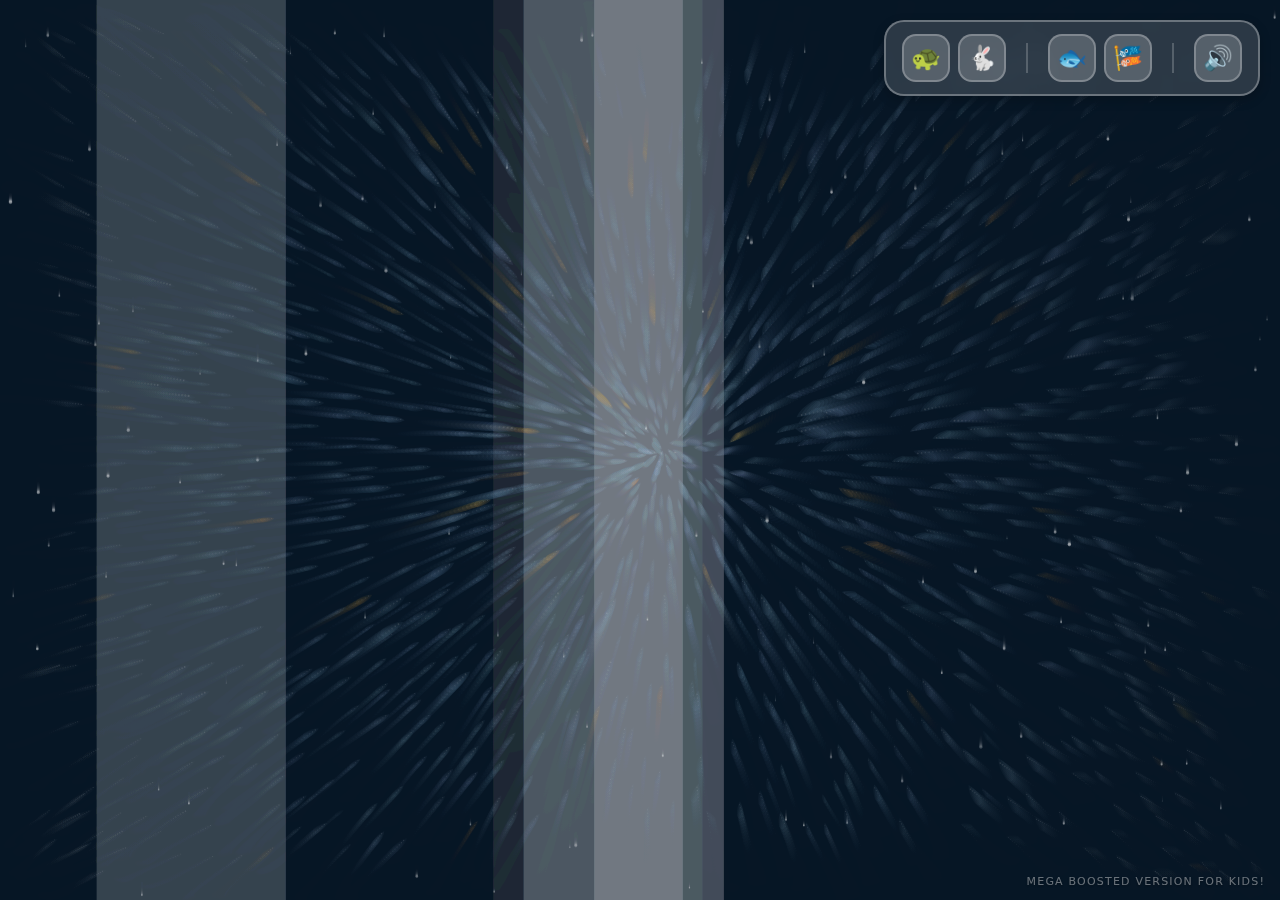
<file: school_of_fish_1.html>
<!doctype html>
<html lang="en">

<head>
  <meta charset="utf-8" />
  <meta name="viewport" content="width=device-width,initial-scale=1" />
  <title>Deep Ocean School — Mega Boost</title>
  <link rel="stylesheet" href="style.css">
</head>

<body>
  <canvas id="c"></canvas>

  <div class="hud">
    <div class="grp">
      <button id="spdMinus" title="Slower">🐢</button>
      <button id="spdPlus" title="Faster">🐇</button>
    </div>

    <div style="width:2px; height:30px; background:rgba(255,255,255,0.2); margin:0 4px;"></div>

    <div class="grp">
      <button id="cntMinus" title="Less Fish">🐟</button>
      <button id="cntPlus" title="More Fish">🎏</button>
    </div>

    <div style="width:2px; height:30px; background:rgba(255,255,255,0.2); margin:0 4px;"></div>

    <button id="snd" title="Toggle Sound">🔊</button>
  </div>

  <div class="watermark">Mega Boosted version for kids!</div>

  <div class="hint-container" id="hint">
    <div class="hand-icon">👆</div>
  </div>

  <script type="module">
    import { initSimulation } from './engine.js';
    initSimulation('c', {
      fishCount: 1300,
      speed: 0.6, // Slightly faster by default
      gain: 4.0   // MEGA BOOST GAIN
    });
  </script>
</body>

</html>
</file>
<file: style.css>
html,
body {
  margin: 0;
  height: 100%;
  overflow: hidden;
  background: #040a12;
  cursor: default;
  user-select: none
}

canvas {
  display: block
}

.hud {
  position: fixed;
  top: 20px;
  right: 20px;
  display: flex;
  gap: 16px;
  align-items: center;
  padding: 12px 16px;
  border-radius: 20px;
  background: rgba(255, 255, 255, 0.15);
  /* Lighter background */
  border: 2px solid rgba(255, 255, 255, 0.3);
  backdrop-filter: blur(12px);
  -webkit-backdrop-filter: blur(12px);
  z-index: 10;
  box-shadow: 0 4px 12px rgba(0, 0, 0, 0.2);
}

.hud .grp {
  display: flex;
  gap: 8px;
  align-items: center;
}

.hud button {
  width: 48px;
  height: 48px;
  border-radius: 14px;
  border: 2px solid rgba(255, 255, 255, 0.25);
  background: rgba(255, 255, 255, 0.2);
  color: #fff;
  cursor: pointer;
  font-size: 24px;
  display: flex;
  align-items: center;
  justify-content: center;
  transition: transform 0.1s, background 0.2s;
}

.hud button:active {
  transform: scale(0.88);
}

.hud button:hover {
  background: rgba(255, 255, 255, 0.3);
}

/* Button press feedback animation */
@keyframes buttonPress {
  0% {
    transform: scale(1);
    background: rgba(255, 255, 255, 0.2);
  }

  50% {
    transform: scale(0.92);
    background: rgba(100, 255, 150, 0.5);
  }

  100% {
    transform: scale(1);
    background: rgba(255, 255, 255, 0.2);
  }
}

.hud button.pressed {
  animation: buttonPress 0.3s ease-out;
}

/* Watermark styling */
.watermark {
  position: absolute;
  bottom: 12px;
  right: 15px;
  font-family: 'Outfit', 'Inter', system-ui, sans-serif;
  font-size: 11px;
  color: rgba(255, 255, 255, 0.4);
  pointer-events: none;
  text-transform: uppercase;
  letter-spacing: 1.2px;
  z-index: 100;
  text-shadow: 0 1px 2px rgba(0, 0, 0, 0.3);
}

.hint-container {
  position: fixed;
  top: 50%;
  left: 50%;
  transform: translate(-50%, -50%);
  pointer-events: none;
  z-index: 20;
  opacity: 0;
  transition: opacity 1s;
  display: flex;
  flex-direction: column;
  align-items: center;
}

.hint-container.visible {
  opacity: 1;
}

.hand-icon {
  font-size: 60px;
  filter: drop-shadow(0 4px 8px rgba(0, 0, 0, 0.3));
  animation: handMove 2s infinite ease-in-out;
  display: inline-block;
  /* Important for transform to work */
}

@keyframes handMove {

  0%,
  100% {
    transform: translateY(0) rotate(-10deg);
  }

  50% {
    transform: translateY(-20px) rotate(10deg);
  }
}
</file>
